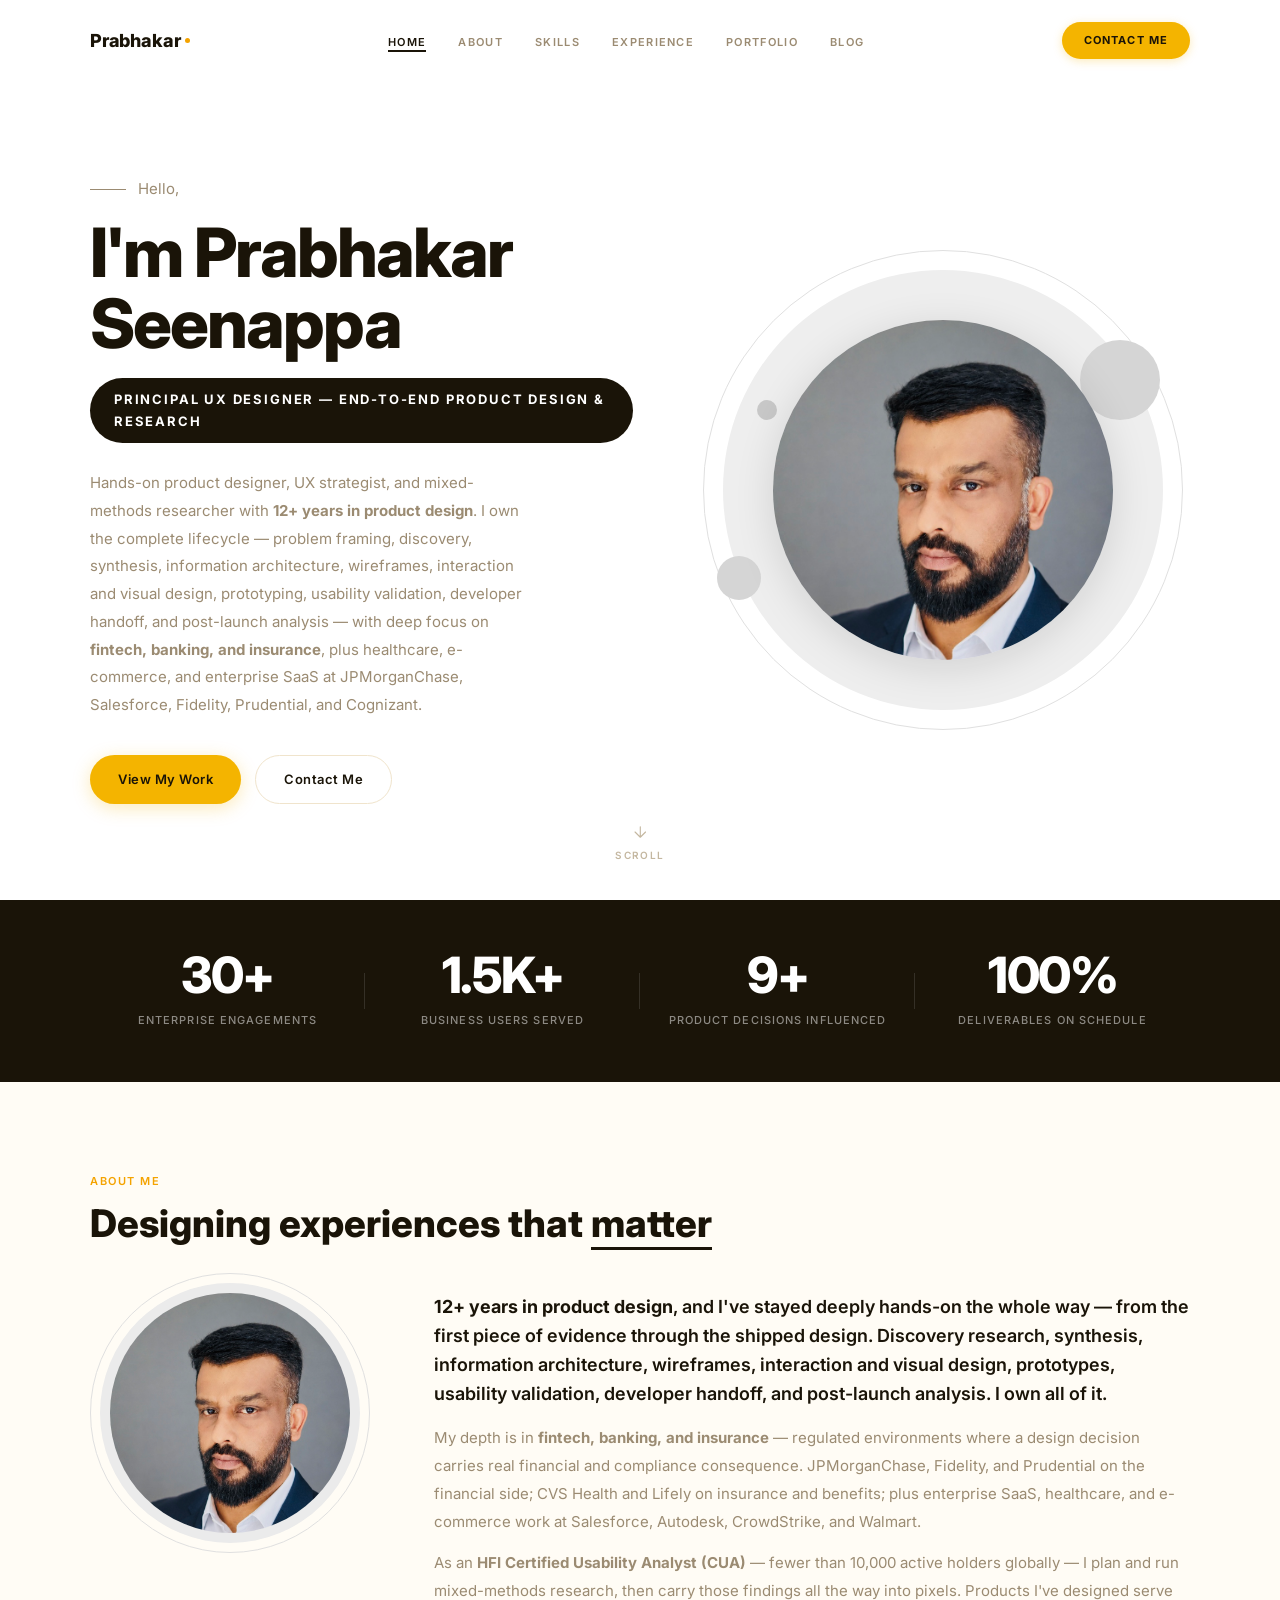
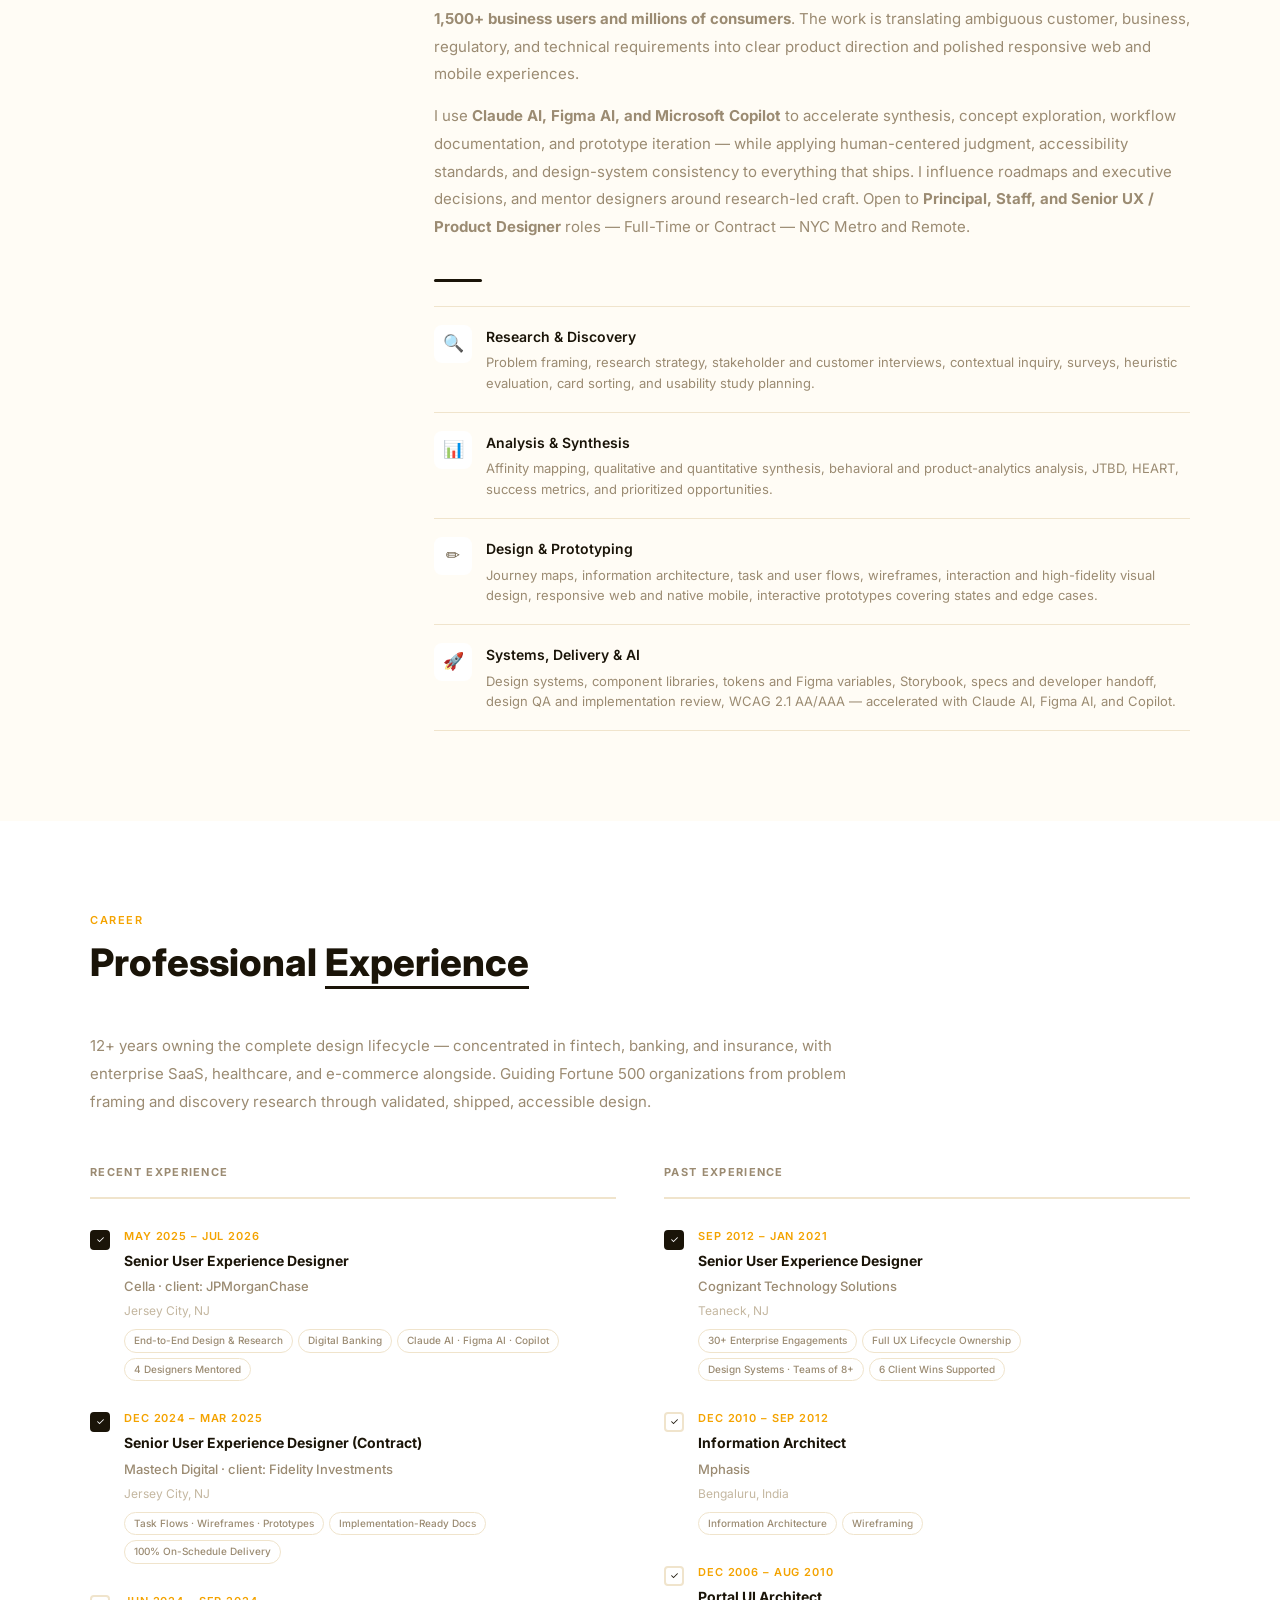
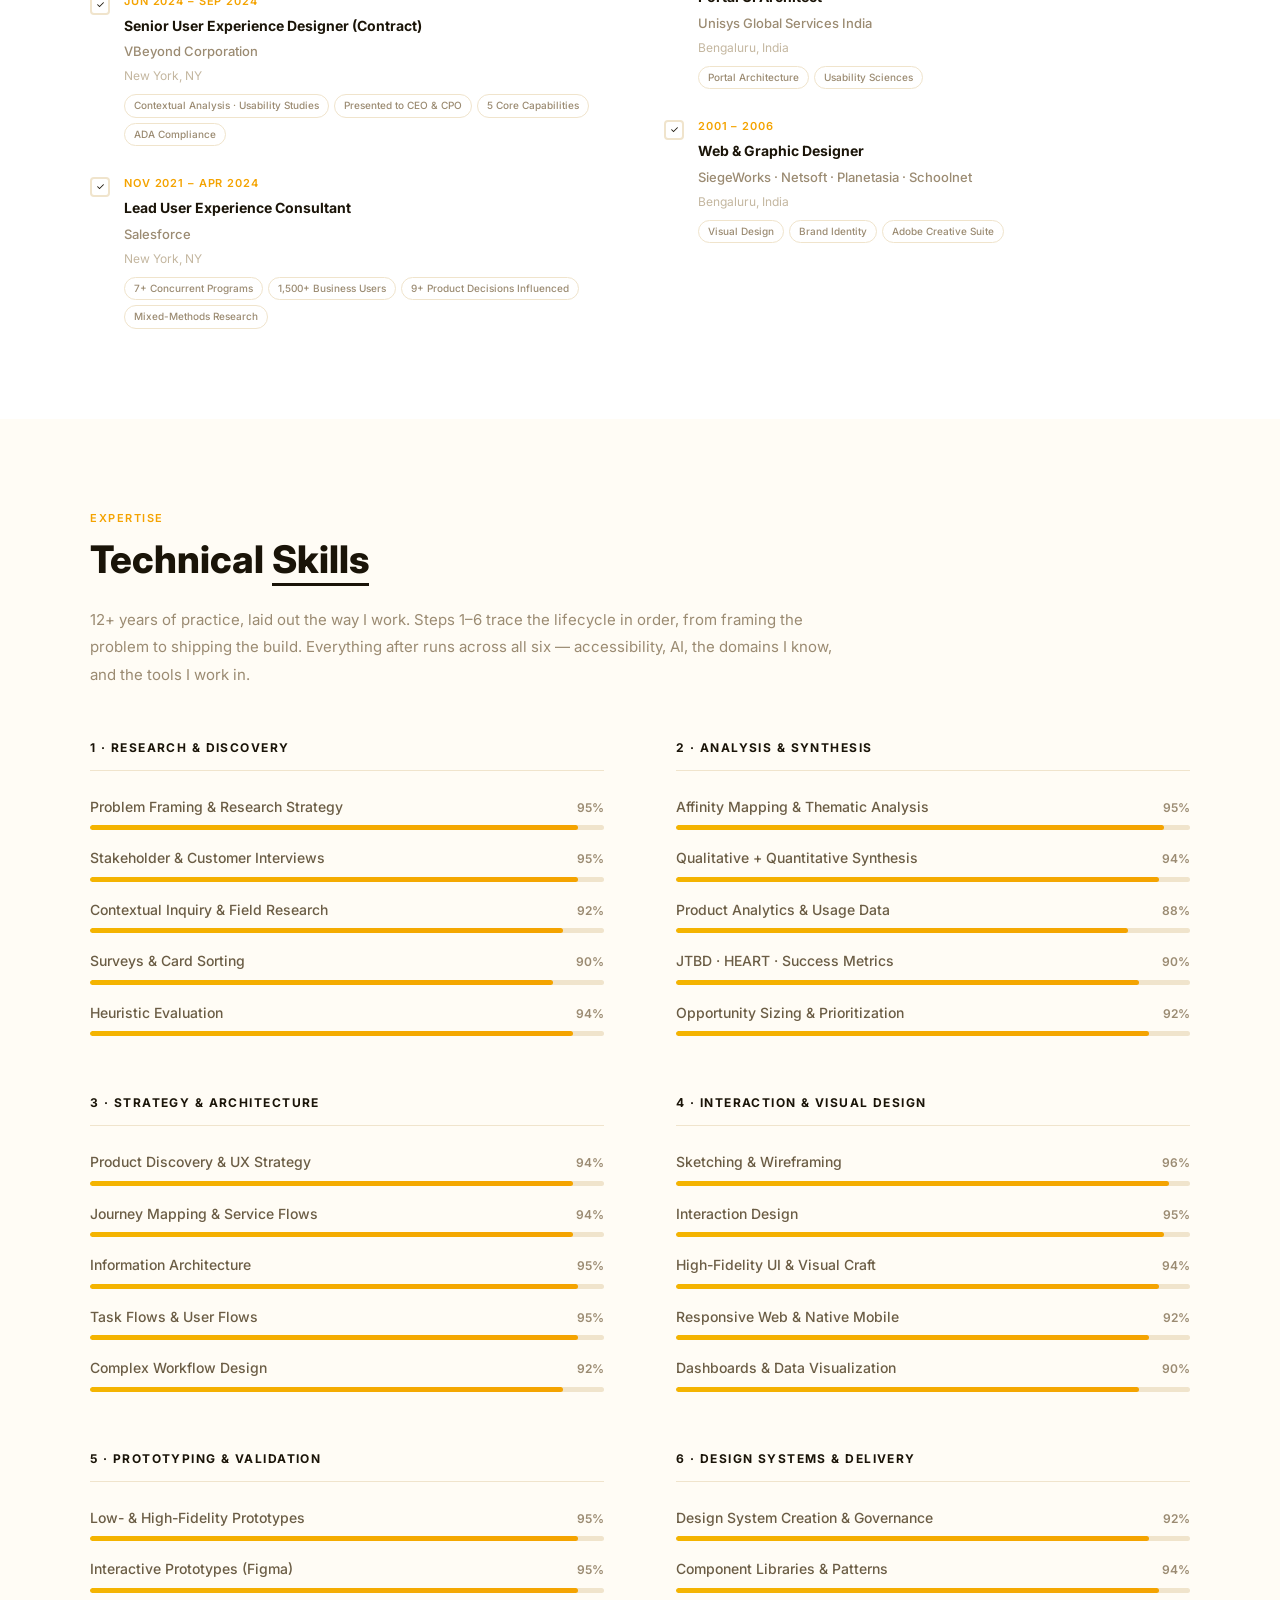
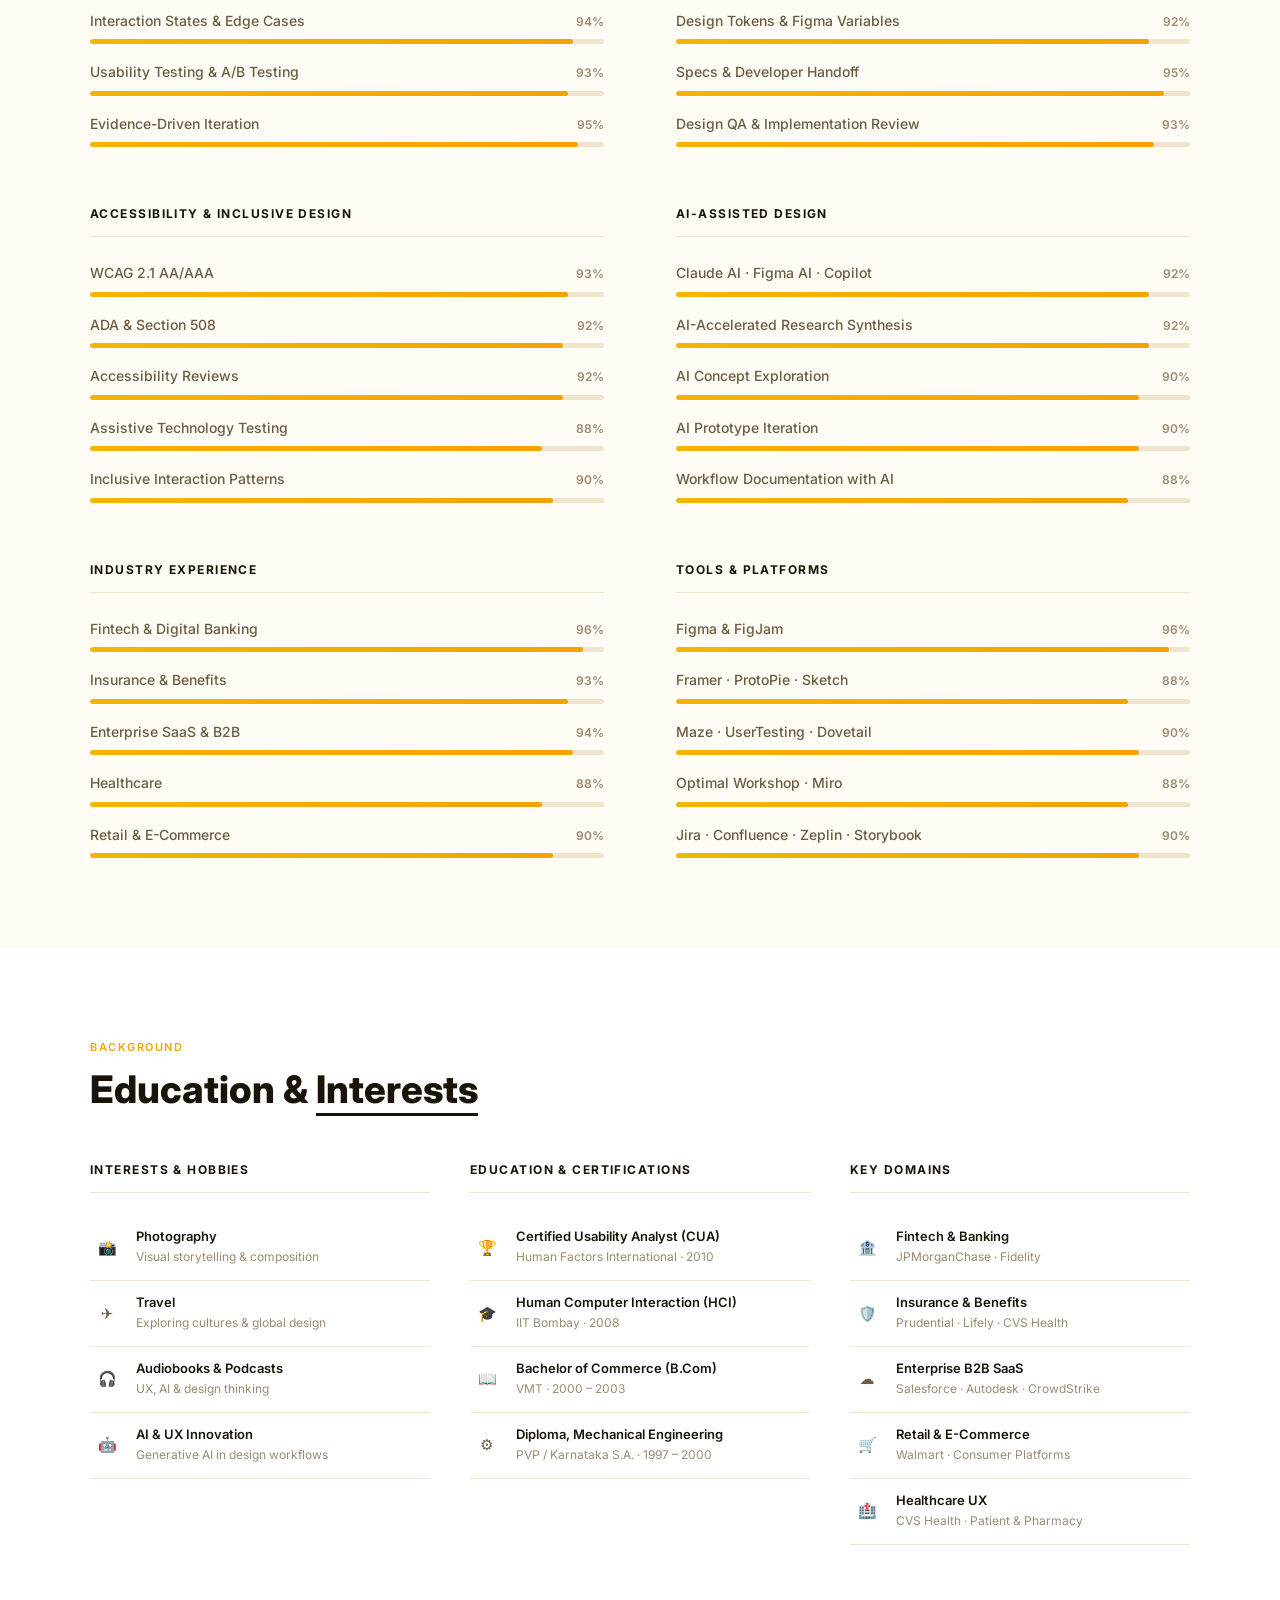
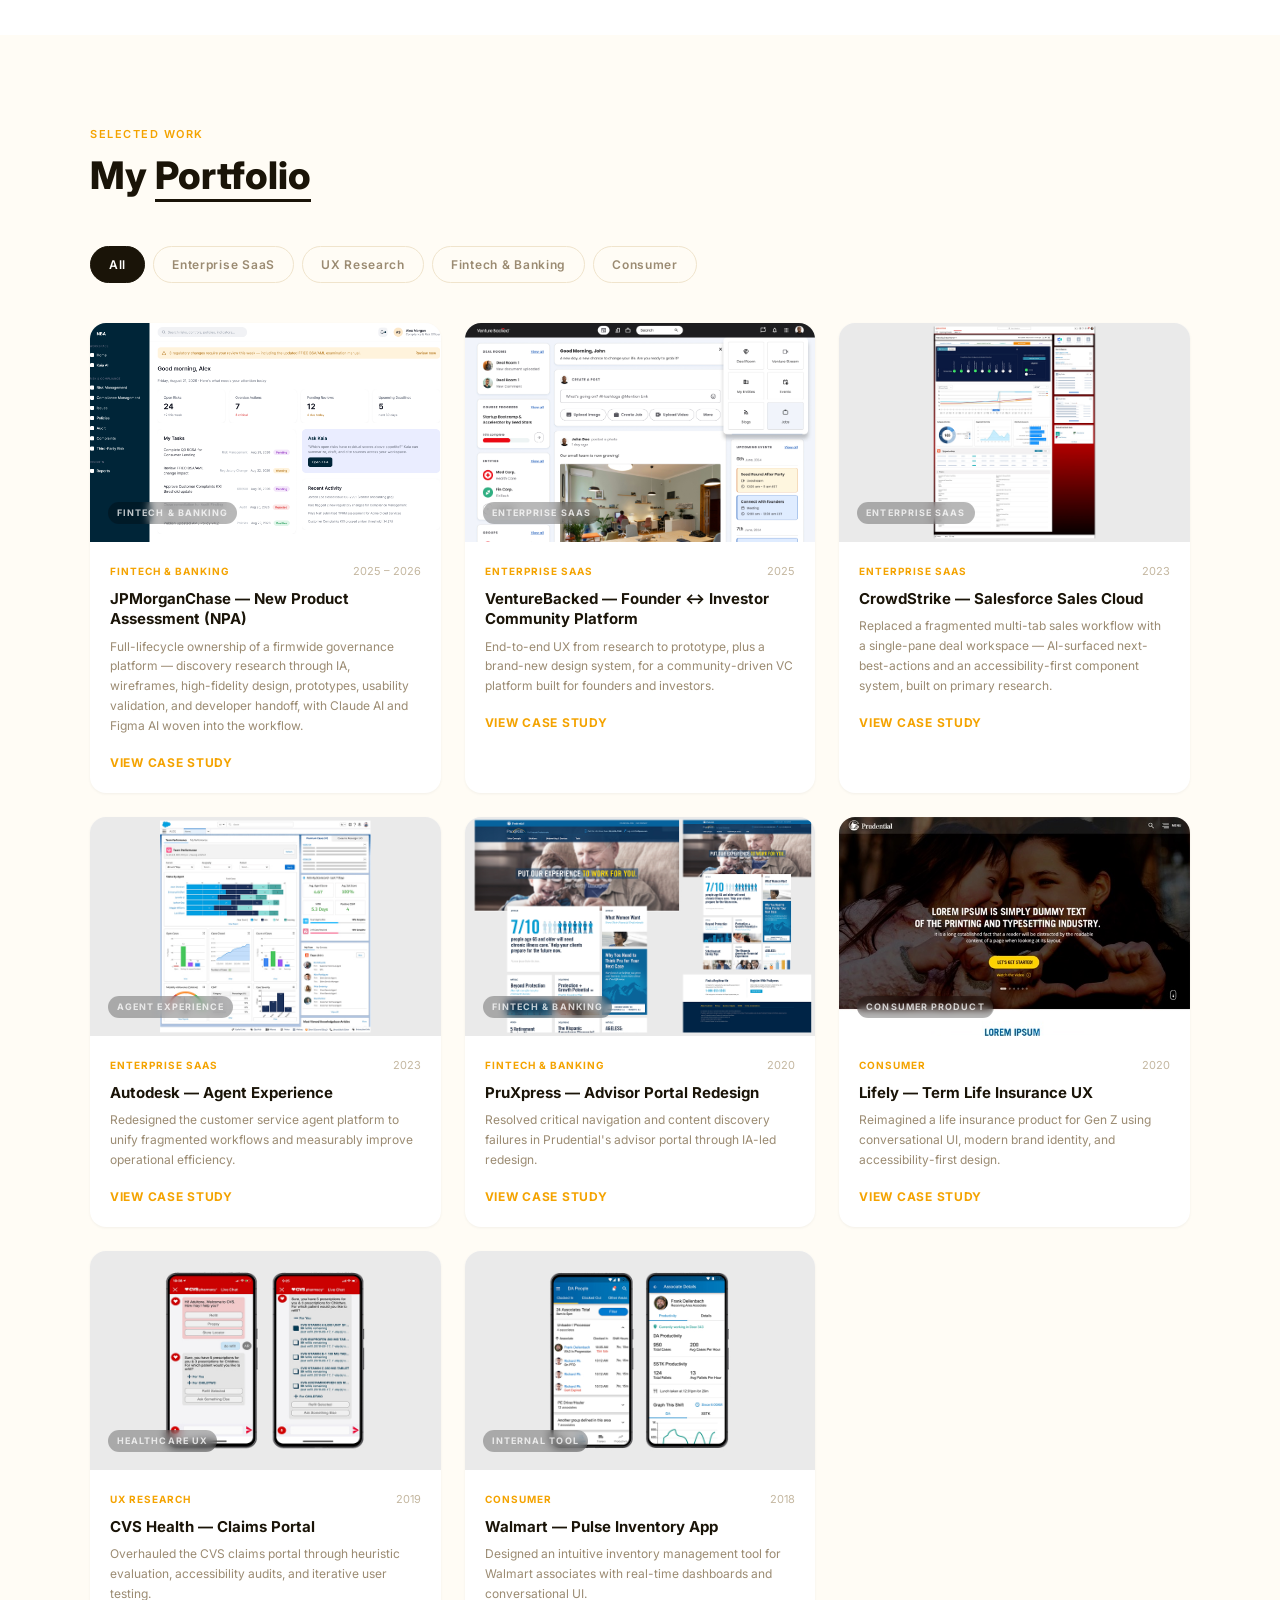
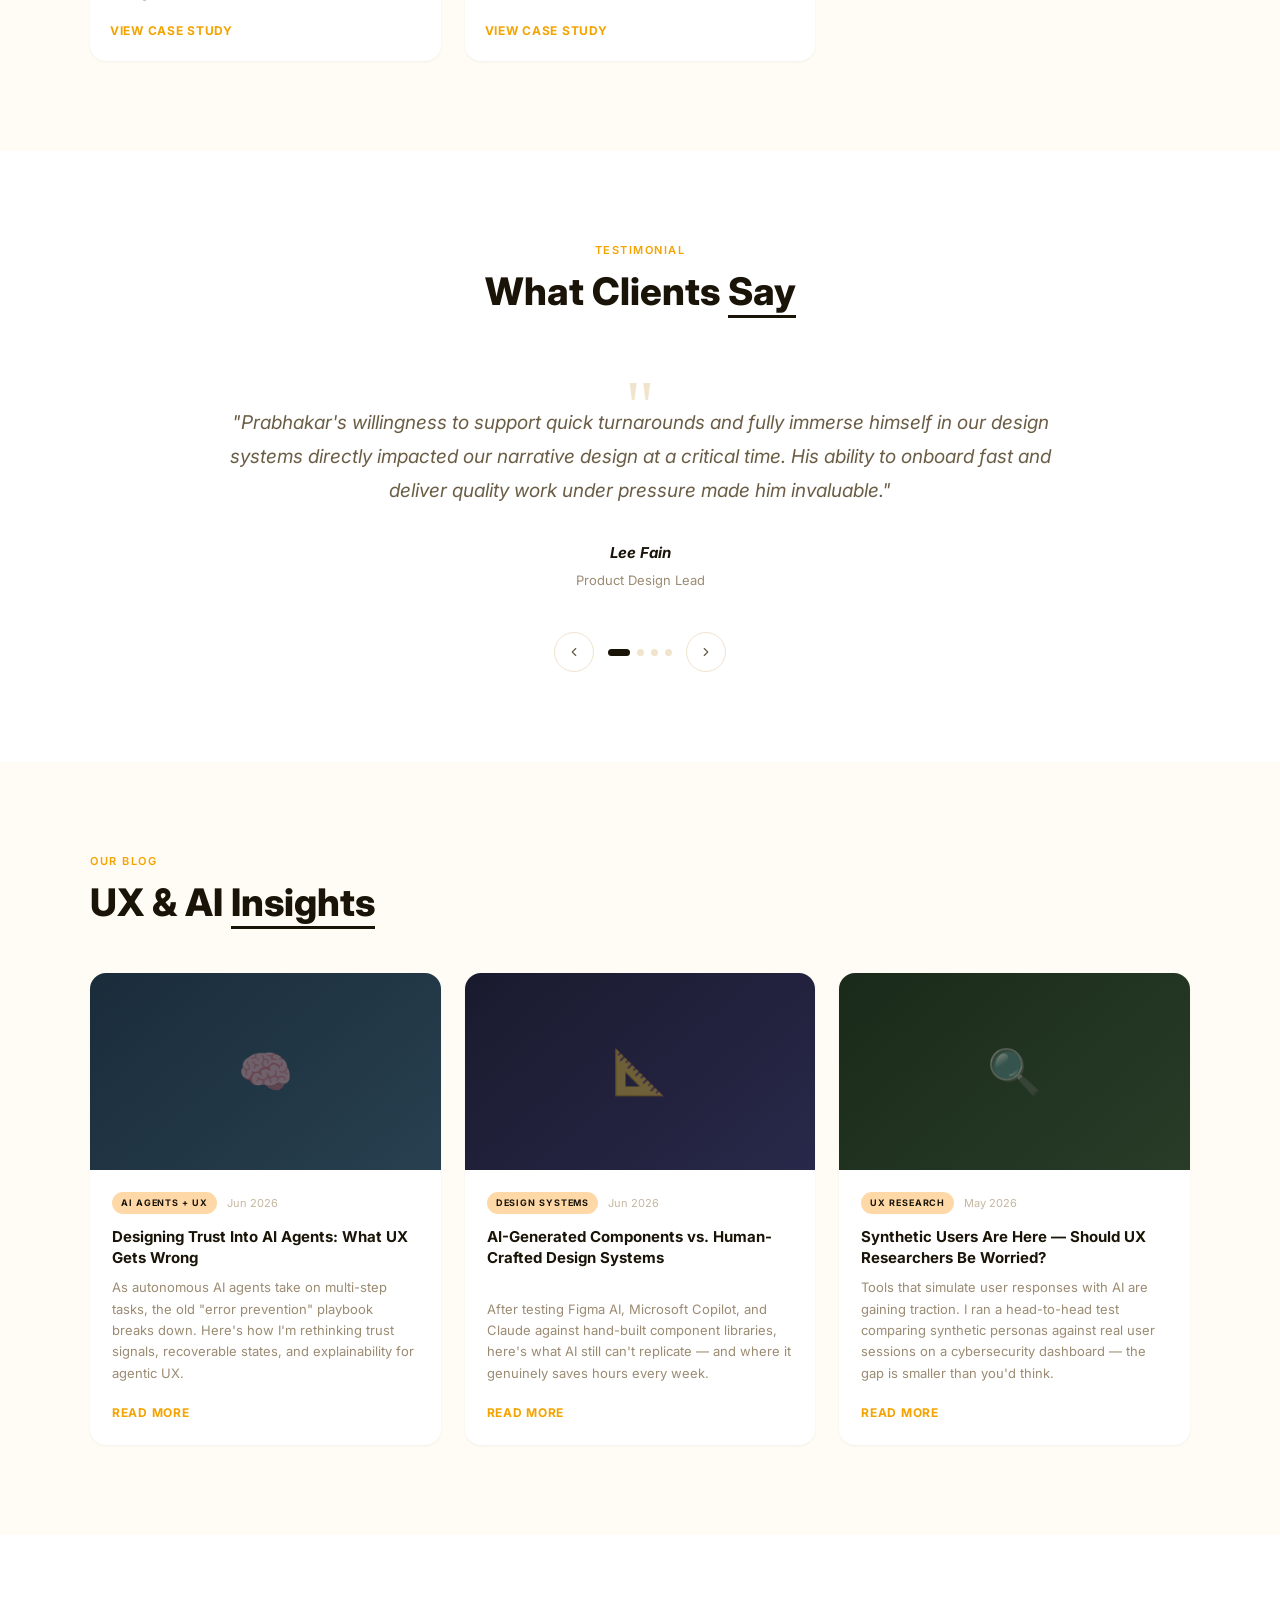
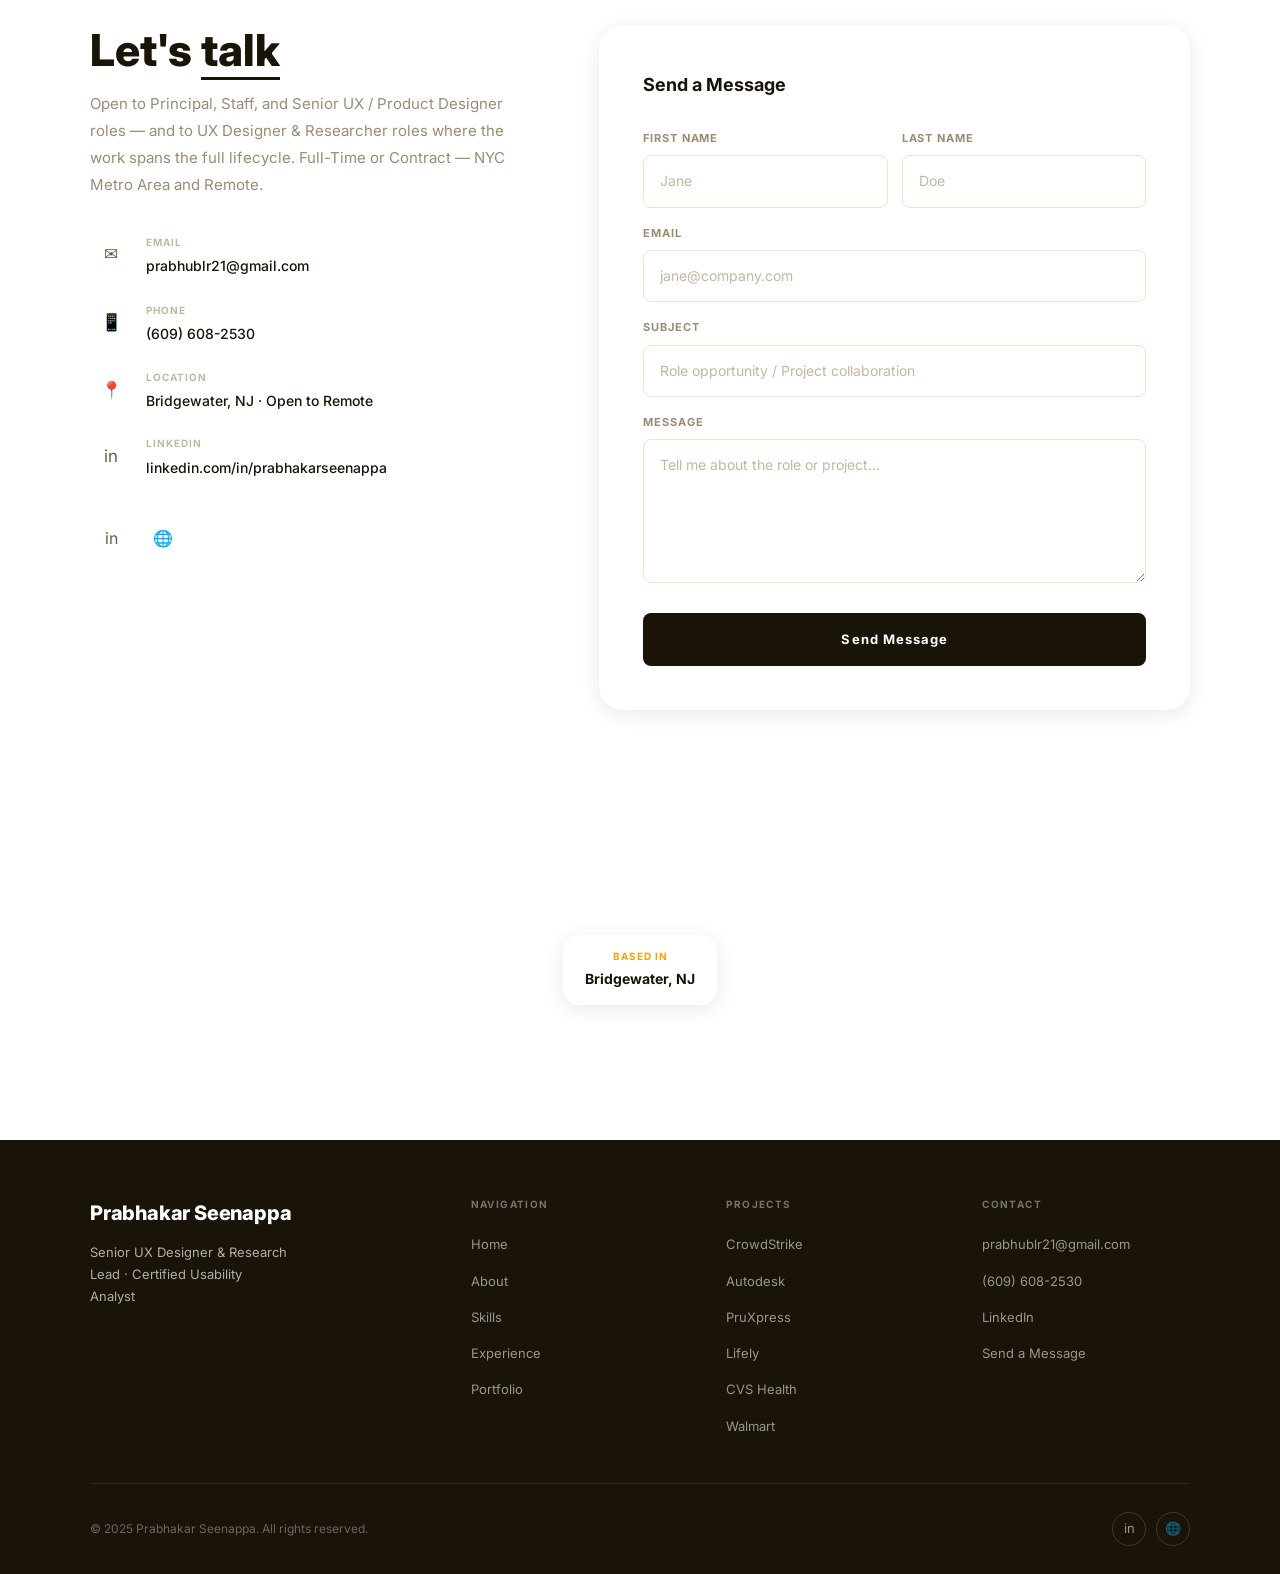
<file: index.html>
<!DOCTYPE html>
<html lang="en">
<head>
  <meta charset="UTF-8" />
  <link rel="icon" type="image/png" sizes="32x32" href="images/favicon-32.png">
  <link rel="icon" type="image/png" sizes="16x16" href="images/favicon-16.png">
  <meta name="viewport" content="width=device-width, initial-scale=1.0" />

  <!-- ── PRIMARY META ──────────────────────────────────────── -->
  <title>Prabhakar Seenappa — Principal UX Designer · End-to-End Product Design &amp; Research</title>
  <meta name="description" content="Prabhakar Seenappa — Principal UX Designer and mixed-methods researcher with 12+ years owning the complete product design lifecycle, from discovery research through shipped, validated design across fintech, banking, insurance, healthcare, and enterprise SaaS." />
  <link rel="canonical" href="https://www.prabhakarfolio.com/" />

  <!-- ── OPEN GRAPH (LinkedIn / Facebook previews) ─────────── -->
  <meta property="og:type"        content="website" />
  <meta property="og:url"         content="https://www.prabhakarfolio.com/" />
  <meta property="og:title"       content="Prabhakar Seenappa — Principal UX Designer · End-to-End Product Design &amp; Research" />
  <meta property="og:description" content="Hands-on product designer, UX strategist, and mixed-methods researcher with 12+ years owning the full lifecycle — problem framing, discovery, synthesis, IA, interaction and visual design, prototyping, validation, handoff, and post-launch analysis. Fintech, banking, and insurance at JPMorganChase, Salesforce, Fidelity, Prudential, and Cognizant. HFI Certified Usability Analyst." />
  <meta property="og:image"       content="https://www.prabhakarfolio.com/images/og-preview.jpg" />
  <meta property="og:site_name"   content="Prabhakar Seenappa Portfolio" />
  <meta property="og:locale"      content="en_US" />

  <!-- ── TWITTER CARD ──────────────────────────────────────── -->
  <meta name="twitter:card"        content="summary_large_image" />
  <meta name="twitter:title"       content="Prabhakar Seenappa — Principal UX Designer · End-to-End Product Design &amp; Research" />
  <meta name="twitter:description" content="Hands-on product designer and mixed-methods researcher with 12+ years owning the complete design lifecycle across fintech, banking, insurance, healthcare, and enterprise SaaS." />
  <meta name="twitter:image"       content="https://www.prabhakarfolio.com/images/og-preview.jpg" />

  <!-- ── JSON-LD STRUCTURED DATA ───────────────────────────── -->
  <script type="application/ld+json">
  {
    "@context": "https://schema.org",
    "@type": "Person",
    "name": "Prabhakar Seenappa",
    "jobTitle": ["Principal UX Designer", "Principal Product Designer", "Staff UX Designer", "Staff Product Designer", "Senior UX Designer", "Senior Product Designer", "UX Designer & Researcher"],
    "url": "https://www.prabhakarfolio.com",
    "sameAs": [
      "https://www.linkedin.com/in/prabhakarseenappa"
    ],
    "description": "HFI Certified Usability Analyst, hands-on product designer, UX strategist, and mixed-methods user researcher with 12+ years owning the complete product design lifecycle across fintech, banking, insurance, healthcare, e-commerce, and enterprise SaaS.",
    "knowsAbout": ["UX Design", "Product Design", "UX Research", "Mixed-Methods Research", "Discovery Research", "Information Architecture", "Interaction Design", "Prototyping", "Usability Testing", "Design Systems", "Accessibility", "Fintech UX", "Digital Banking UX", "Insurance UX", "Enterprise SaaS", "AI-Assisted Design"],
    "alumniOf": [],
    "worksFor": {
      "@type": "Organization",
      "name": "Available for new opportunities"
    }
  }
  </script>

  <!-- ── FONTS & STYLES ────────────────────────────────────── -->
  <link rel="preconnect" href="https://fonts.googleapis.com" />
  <link rel="preconnect" href="https://fonts.gstatic.com" crossorigin />
  <link href="https://fonts.googleapis.com/css2?family=Inter:wght@300;400;500;600;700;800&display=swap" rel="stylesheet" />
  <link rel="stylesheet" href="css/style.css" />
</head>
<body>

<!-- ── LOADER ─────────────────────────────────────────────── -->
<div id="loader" class="loader" role="status" aria-label="Loading">
  <div class="loader__box">
    <div class="loader__name">Prabhakar Seenappa</div>
    <div class="loader__bar"></div>
  </div>
</div>

<!-- ── NAV ────────────────────────────────────────────────── -->
<nav class="nav" role="navigation" aria-label="Main navigation">
  <div class="nav__inner">
    <a href="index.html" class="nav__logo" aria-label="Home">
      Prabhakar<span class="nav__logo-dot"></span>
    </a>
    <ul class="nav__links" role="list">
      <li><a href="#home"       class="nav__link" data-section="home">Home</a></li>
      <li><a href="#about"      class="nav__link" data-section="about">About</a></li>
      <li><a href="#skills"     class="nav__link" data-section="skills">Skills</a></li>
      <li><a href="#experience" class="nav__link" data-section="experience">Experience</a></li>
      <li><a href="#portfolio"  class="nav__link" data-section="portfolio">Portfolio</a></li>
      <li><a href="#blog"       class="nav__link" data-section="blog">Blog</a></li>
    </ul>
    <a href="#contact" class="nav__cta">Contact Me</a>
    <button class="nav__hamburger" aria-label="Toggle menu" aria-expanded="false">
      <span></span><span></span><span></span>
    </button>
  </div>
  <div class="nav__mobile" role="menu">
    <a href="#home"       class="nav__mobile-link" role="menuitem">Home</a>
    <a href="#about"      class="nav__mobile-link" role="menuitem">About</a>
    <a href="#skills"     class="nav__mobile-link" role="menuitem">Skills</a>
    <a href="#experience" class="nav__mobile-link" role="menuitem">Experience</a>
    <a href="#portfolio"  class="nav__mobile-link" role="menuitem">Portfolio</a>
    <a href="#blog"       class="nav__mobile-link" role="menuitem">Blog</a>
    <a href="#contact"    class="nav__mobile-link" role="menuitem">Contact</a>
  </div>
</nav>

<!-- ── HERO ───────────────────────────────────────────────── -->
<section id="home" class="hero" aria-label="Introduction">
  <div class="hero__inner">

    <!-- Left: Content -->
    <div class="hero__content">
      <p class="hero__greeting">
        <span class="hero__greeting-line" aria-hidden="true"></span>
        Hello,
      </p>
      <h1 class="hero__name">I'm Prabhakar<br>Seenappa</h1>
      <span class="hero__role" aria-label="Principal UX Designer · End-to-End Product Design and Research">
        Principal UX Designer — End-to-End Product Design &amp; Research
      </span>
      <p class="hero__bio">
        Hands-on product designer, UX strategist, and mixed-methods researcher with
        <strong>12+ years in product design</strong>. I own the complete lifecycle — problem framing,
        discovery, synthesis, information architecture, wireframes, interaction and visual design,
        prototyping, usability validation, developer handoff, and post-launch analysis — with deep
        focus on <strong>fintech, banking, and insurance</strong>, plus healthcare, e-commerce, and
        enterprise SaaS at JPMorganChase, Salesforce, Fidelity, Prudential, and Cognizant.
      </p>
      <div class="hero__actions">
        <a href="#portfolio" class="btn btn--dark">View My Work</a>
        <a href="#contact"   class="btn btn--outline">Contact Me</a>
      </div>
    </div>

    <!-- Right: Photo -->
    <div class="hero__photo-wrap" aria-hidden="true">
      <div class="hero__circle-ring"></div>
      <div class="hero__circle-bg"></div>
      <div class="hero__dot hero__dot--lg"></div>
      <div class="hero__dot hero__dot--md"></div>
      <div class="hero__dot hero__dot--sm"></div>
      <img
        src="images/prabhakar-headshot.jpg"
        alt="Prabhakar Seenappa, Principal UX Designer"
        class="hero__photo"
        loading="eager"
        width="340" height="340"
      />
    </div>
  </div>

  <div class="hero__scroll" aria-hidden="true">
    <svg viewBox="0 0 24 24"><path d="M12 5v14M5 12l7 7 7-7" stroke-linecap="round" stroke-linejoin="round"/></svg>
    Scroll
  </div>
</section>

<!-- ── STATS BAR ──────────────────────────────────────────── -->
<div class="stats sec--dark" role="region" aria-label="Career highlights">
  <div class="stats__inner">
    <div class="stat fu">
      <span class="stat__num" data-target="30" data-suffix="+">0</span>
      <span class="stat__label">Enterprise Engagements</span>
    </div>
    <div class="stat fu">
      <span class="stat__num" data-target="1.5" data-suffix="K+" data-decimal="true">0</span>
      <span class="stat__label">Business Users Served</span>
    </div>
    <div class="stat fu">
      <span class="stat__num" data-target="9" data-suffix="+">0</span>
      <span class="stat__label">Product Decisions Influenced</span>
    </div>
    <div class="stat fu">
      <span class="stat__num" data-target="100" data-suffix="%">0</span>
      <span class="stat__label">Deliverables On Schedule</span>
    </div>
  </div>
</div>

<!-- ── ABOUT ──────────────────────────────────────────────── -->
<section id="about" class="sec--gray" aria-label="About Prabhakar">
  <div class="wrap">

    <div class="fu">
      <span class="sec-label">About Me</span>
      <h2 class="sec-title">Designing experiences that <span>matter</span></h2>
    </div>

    <!-- photo left · text right -->
    <div class="about__grid">

      <!-- Photo column -->
      <div class="about__photo-col fu">
        <div class="about__photo-frame">
          <img
            src="images/prabhakar-headshot.jpg"
            alt="Prabhakar Seenappa"
            class="about__photo"
            loading="lazy"
            width="240" height="240"
          />
        </div>
      </div>

      <!-- Text column -->
      <div class="about__text-col fu">
        <p class="about__lead">
          <strong>12+ years in product design</strong>, and I've stayed deeply hands-on the whole way —
          from the first piece of evidence through the shipped design. Discovery research, synthesis,
          information architecture, wireframes, interaction and visual design, prototypes, usability
          validation, developer handoff, and post-launch analysis. I own all of it.
        </p>
        <p class="about__body">
          My depth is in <strong>fintech, banking, and insurance</strong> — regulated environments
          where a design decision carries real financial and compliance consequence. JPMorganChase,
          Fidelity, and Prudential on the financial side; CVS Health and Lifely on insurance and
          benefits; plus enterprise SaaS, healthcare, and e-commerce work at Salesforce, Autodesk,
          CrowdStrike, and Walmart.
        </p>
        <p class="about__body">
          As an <strong>HFI Certified Usability Analyst (CUA)</strong> — fewer than 10,000 active
          holders globally — I plan and run mixed-methods research, then carry those findings all the way
          into pixels. Products I've designed serve <strong>1,500+ business users and millions of
          consumers</strong>. The work is translating ambiguous customer, business, regulatory, and
          technical requirements into clear product direction and polished responsive web and mobile experiences.
        </p>
        <p class="about__body">
          I use <strong>Claude AI, Figma AI, and Microsoft Copilot</strong> to accelerate synthesis,
          concept exploration, workflow documentation, and prototype iteration — while applying
          human-centered judgment, accessibility standards, and design-system consistency to everything
          that ships. I influence roadmaps and executive decisions, and mentor designers around
          research-led craft. Open to <strong>Principal, Staff, and Senior UX / Product Designer</strong>
          roles — Full-Time or Contract — NYC Metro and Remote.
        </p>

        <div class="about__divider" aria-hidden="true"></div>

        <div class="about__services" role="list" aria-label="End-to-end design lifecycle">
          <div class="about__service" role="listitem">
            <div class="about__svc-icon" aria-hidden="true">🔍</div>
            <div>
              <h3 class="about__svc-title">Research &amp; Discovery</h3>
              <p class="about__svc-desc">Problem framing, research strategy, stakeholder and customer interviews, contextual inquiry, surveys, heuristic evaluation, card sorting, and usability study planning.</p>
            </div>
          </div>
          <div class="about__service" role="listitem">
            <div class="about__svc-icon" aria-hidden="true">📊</div>
            <div>
              <h3 class="about__svc-title">Analysis &amp; Synthesis</h3>
              <p class="about__svc-desc">Affinity mapping, qualitative and quantitative synthesis, behavioral and product-analytics analysis, JTBD, HEART, success metrics, and prioritized opportunities.</p>
            </div>
          </div>
          <div class="about__service" role="listitem">
            <div class="about__svc-icon" aria-hidden="true">✏️</div>
            <div>
              <h3 class="about__svc-title">Design &amp; Prototyping</h3>
              <p class="about__svc-desc">Journey maps, information architecture, task and user flows, wireframes, interaction and high-fidelity visual design, responsive web and native mobile, interactive prototypes covering states and edge cases.</p>
            </div>
          </div>
          <div class="about__service" role="listitem">
            <div class="about__svc-icon" aria-hidden="true">🚀</div>
            <div>
              <h3 class="about__svc-title">Systems, Delivery &amp; AI</h3>
              <p class="about__svc-desc">Design systems, component libraries, tokens and Figma variables, Storybook, specs and developer handoff, design QA and implementation review, WCAG 2.1 AA/AAA — accelerated with Claude AI, Figma AI, and Copilot.</p>
            </div>
          </div>
        </div>
      </div>

    </div>
  </div>
</section>

<!-- ── EXPERIENCE ─────────────────────────────────────────── -->
<section id="experience" class="sec" aria-label="Professional experience">
  <div class="wrap">

    <div class="fu">
      <span class="sec-label">Career</span>
      <h2 class="sec-title">Professional <span>Experience</span></h2>
    </div>

    <p class="exp__intro fu">
      12+ years owning the complete design lifecycle — concentrated in fintech, banking, and insurance,
      with enterprise SaaS, healthcare, and e-commerce alongside. Guiding Fortune 500 organizations
      from problem framing and discovery research through validated, shipped, accessible design.
    </p>

    <div class="exp__grid">
      <!-- Recent -->
      <div class="fu">
        <p class="exp__col-head">Recent Experience</p>
        <div class="exp__list">

          <div class="exp-item">
            <div class="exp-item__icon exp-item__icon--active" aria-hidden="true">✓</div>
            <div>
              <p class="exp-item__period">May 2025 – Jul 2026</p>
              <h3 class="exp-item__role">Senior User Experience Designer</h3>
              <p class="exp-item__company">Cella · client: JPMorganChase</p>
              <p class="exp-item__loc">Jersey City, NJ</p>
              <div class="exp-item__tags">
                <span class="exp-item__tag">End-to-End Design &amp; Research</span>
                <span class="exp-item__tag">Digital Banking</span>
                <span class="exp-item__tag">Claude AI · Figma AI · Copilot</span>
                <span class="exp-item__tag">4 Designers Mentored</span>
              </div>
            </div>
          </div>

          <div class="exp-item">
            <div class="exp-item__icon exp-item__icon--active" aria-hidden="true">✓</div>
            <div>
              <p class="exp-item__period">Dec 2024 – Mar 2025</p>
              <h3 class="exp-item__role">Senior User Experience Designer (Contract)</h3>
              <p class="exp-item__company">Mastech Digital · client: Fidelity Investments</p>
              <p class="exp-item__loc">Jersey City, NJ</p>
              <div class="exp-item__tags">
                <span class="exp-item__tag">Task Flows · Wireframes · Prototypes</span>
                <span class="exp-item__tag">Implementation-Ready Docs</span>
                <span class="exp-item__tag">100% On-Schedule Delivery</span>
              </div>
            </div>
          </div>

          <div class="exp-item">
            <div class="exp-item__icon" aria-hidden="true">✓</div>
            <div>
              <p class="exp-item__period">Jun 2024 – Sep 2024</p>
              <h3 class="exp-item__role">Senior User Experience Designer (Contract)</h3>
              <p class="exp-item__company">VBeyond Corporation</p>
              <p class="exp-item__loc">New York, NY</p>
              <div class="exp-item__tags">
                <span class="exp-item__tag">Contextual Analysis · Usability Studies</span>
                <span class="exp-item__tag">Presented to CEO &amp; CPO</span>
                <span class="exp-item__tag">5 Core Capabilities</span>
                <span class="exp-item__tag">ADA Compliance</span>
              </div>
            </div>
          </div>

          <div class="exp-item">
            <div class="exp-item__icon" aria-hidden="true">✓</div>
            <div>
              <p class="exp-item__period">Nov 2021 – Apr 2024</p>
              <h3 class="exp-item__role">Lead User Experience Consultant</h3>
              <p class="exp-item__company">Salesforce</p>
              <p class="exp-item__loc">New York, NY</p>
              <div class="exp-item__tags">
                <span class="exp-item__tag">7+ Concurrent Programs</span>
                <span class="exp-item__tag">1,500+ Business Users</span>
                <span class="exp-item__tag">9+ Product Decisions Influenced</span>
                <span class="exp-item__tag">Mixed-Methods Research</span>
              </div>
            </div>
          </div>

        </div>
      </div>

      <!-- Past -->
      <div class="fu">
        <p class="exp__col-head">Past Experience</p>
        <div class="exp__list">

          <div class="exp-item">
            <div class="exp-item__icon exp-item__icon--active" aria-hidden="true">✓</div>
            <div>
              <p class="exp-item__period">Sep 2012 – Jan 2021</p>
              <h3 class="exp-item__role">Senior User Experience Designer</h3>
              <p class="exp-item__company">Cognizant Technology Solutions</p>
              <p class="exp-item__loc">Teaneck, NJ</p>
              <div class="exp-item__tags">
                <span class="exp-item__tag">30+ Enterprise Engagements</span>
                <span class="exp-item__tag">Full UX Lifecycle Ownership</span>
                <span class="exp-item__tag">Design Systems · Teams of 8+</span>
                <span class="exp-item__tag">6 Client Wins Supported</span>
              </div>
            </div>
          </div>

          <div class="exp-item">
            <div class="exp-item__icon" aria-hidden="true">✓</div>
            <div>
              <p class="exp-item__period">Dec 2010 – Sep 2012</p>
              <h3 class="exp-item__role">Information Architect</h3>
              <p class="exp-item__company">Mphasis</p>
              <p class="exp-item__loc">Bengaluru, India</p>
              <div class="exp-item__tags">
                <span class="exp-item__tag">Information Architecture</span>
                <span class="exp-item__tag">Wireframing</span>
              </div>
            </div>
          </div>

          <div class="exp-item">
            <div class="exp-item__icon" aria-hidden="true">✓</div>
            <div>
              <p class="exp-item__period">Dec 2006 – Aug 2010</p>
              <h3 class="exp-item__role">Portal UI Architect</h3>
              <p class="exp-item__company">Unisys Global Services India</p>
              <p class="exp-item__loc">Bengaluru, India</p>
              <div class="exp-item__tags">
                <span class="exp-item__tag">Portal Architecture</span>
                <span class="exp-item__tag">Usability Sciences</span>
              </div>
            </div>
          </div>

          <div class="exp-item">
            <div class="exp-item__icon" aria-hidden="true">✓</div>
            <div>
              <p class="exp-item__period">2001 – 2006</p>
              <h3 class="exp-item__role">Web &amp; Graphic Designer</h3>
              <p class="exp-item__company">SiegeWorks · Netsoft · Planetasia · Schoolnet</p>
              <p class="exp-item__loc">Bengaluru, India</p>
              <div class="exp-item__tags">
                <span class="exp-item__tag">Visual Design</span>
                <span class="exp-item__tag">Brand Identity</span>
                <span class="exp-item__tag">Adobe Creative Suite</span>
              </div>
            </div>
          </div>

        </div>
      </div>
    </div>
  </div>
</section>

<!-- ── SKILLS ─────────────────────────────────────────────── -->
<section id="skills" class="sec--gray" aria-label="Technical skills">
  <div class="wrap">

    <div class="fu">
      <span class="sec-label">Expertise</span>
      <h2 class="sec-title">Technical <span>Skills</span></h2>
    </div>

    <p class="exp__intro fu" style="margin-top:-24px;">
      12+ years of practice, laid out the way I work. Steps 1–6 trace the lifecycle in order, from
      framing the problem to shipping the build. Everything after runs across all six — accessibility,
      AI, the domains I know, and the tools I work in.
    </p>

    <div class="skills__grid">

      <div class="fu">
        <h3 class="skills__group-head">1 · Research &amp; Discovery</h3>
        <div class="skills__list">
          <div>
            <div class="skill__row"><span class="skill__name">Problem Framing &amp; Research Strategy</span><span class="skill__pct">95%</span></div>
            <div class="skill__bar"><div class="skill__fill" data-pct="95"></div></div>
          </div>
          <div>
            <div class="skill__row"><span class="skill__name">Stakeholder &amp; Customer Interviews</span><span class="skill__pct">95%</span></div>
            <div class="skill__bar"><div class="skill__fill" data-pct="95"></div></div>
          </div>
          <div>
            <div class="skill__row"><span class="skill__name">Contextual Inquiry &amp; Field Research</span><span class="skill__pct">92%</span></div>
            <div class="skill__bar"><div class="skill__fill" data-pct="92"></div></div>
          </div>
          <div>
            <div class="skill__row"><span class="skill__name">Surveys &amp; Card Sorting</span><span class="skill__pct">90%</span></div>
            <div class="skill__bar"><div class="skill__fill" data-pct="90"></div></div>
          </div>
          <div>
            <div class="skill__row"><span class="skill__name">Heuristic Evaluation</span><span class="skill__pct">94%</span></div>
            <div class="skill__bar"><div class="skill__fill" data-pct="94"></div></div>
          </div>
        </div>
      </div>

      <div class="fu">
        <h3 class="skills__group-head">2 · Analysis &amp; Synthesis</h3>
        <div class="skills__list">
          <div>
            <div class="skill__row"><span class="skill__name">Affinity Mapping &amp; Thematic Analysis</span><span class="skill__pct">95%</span></div>
            <div class="skill__bar"><div class="skill__fill" data-pct="95"></div></div>
          </div>
          <div>
            <div class="skill__row"><span class="skill__name">Qualitative + Quantitative Synthesis</span><span class="skill__pct">94%</span></div>
            <div class="skill__bar"><div class="skill__fill" data-pct="94"></div></div>
          </div>
          <div>
            <div class="skill__row"><span class="skill__name">Product Analytics &amp; Usage Data</span><span class="skill__pct">88%</span></div>
            <div class="skill__bar"><div class="skill__fill" data-pct="88"></div></div>
          </div>
          <div>
            <div class="skill__row"><span class="skill__name">JTBD · HEART · Success Metrics</span><span class="skill__pct">90%</span></div>
            <div class="skill__bar"><div class="skill__fill" data-pct="90"></div></div>
          </div>
          <div>
            <div class="skill__row"><span class="skill__name">Opportunity Sizing &amp; Prioritization</span><span class="skill__pct">92%</span></div>
            <div class="skill__bar"><div class="skill__fill" data-pct="92"></div></div>
          </div>
        </div>
      </div>

      <div class="fu">
        <h3 class="skills__group-head">3 · Strategy &amp; Architecture</h3>
        <div class="skills__list">
          <div>
            <div class="skill__row"><span class="skill__name">Product Discovery &amp; UX Strategy</span><span class="skill__pct">94%</span></div>
            <div class="skill__bar"><div class="skill__fill" data-pct="94"></div></div>
          </div>
          <div>
            <div class="skill__row"><span class="skill__name">Journey Mapping &amp; Service Flows</span><span class="skill__pct">94%</span></div>
            <div class="skill__bar"><div class="skill__fill" data-pct="94"></div></div>
          </div>
          <div>
            <div class="skill__row"><span class="skill__name">Information Architecture</span><span class="skill__pct">95%</span></div>
            <div class="skill__bar"><div class="skill__fill" data-pct="95"></div></div>
          </div>
          <div>
            <div class="skill__row"><span class="skill__name">Task Flows &amp; User Flows</span><span class="skill__pct">95%</span></div>
            <div class="skill__bar"><div class="skill__fill" data-pct="95"></div></div>
          </div>
          <div>
            <div class="skill__row"><span class="skill__name">Complex Workflow Design</span><span class="skill__pct">92%</span></div>
            <div class="skill__bar"><div class="skill__fill" data-pct="92"></div></div>
          </div>
        </div>
      </div>

      <div class="fu">
        <h3 class="skills__group-head">4 · Interaction &amp; Visual Design</h3>
        <div class="skills__list">
          <div>
            <div class="skill__row"><span class="skill__name">Sketching &amp; Wireframing</span><span class="skill__pct">96%</span></div>
            <div class="skill__bar"><div class="skill__fill" data-pct="96"></div></div>
          </div>
          <div>
            <div class="skill__row"><span class="skill__name">Interaction Design</span><span class="skill__pct">95%</span></div>
            <div class="skill__bar"><div class="skill__fill" data-pct="95"></div></div>
          </div>
          <div>
            <div class="skill__row"><span class="skill__name">High-Fidelity UI &amp; Visual Craft</span><span class="skill__pct">94%</span></div>
            <div class="skill__bar"><div class="skill__fill" data-pct="94"></div></div>
          </div>
          <div>
            <div class="skill__row"><span class="skill__name">Responsive Web &amp; Native Mobile</span><span class="skill__pct">92%</span></div>
            <div class="skill__bar"><div class="skill__fill" data-pct="92"></div></div>
          </div>
          <div>
            <div class="skill__row"><span class="skill__name">Dashboards &amp; Data Visualization</span><span class="skill__pct">90%</span></div>
            <div class="skill__bar"><div class="skill__fill" data-pct="90"></div></div>
          </div>
        </div>
      </div>

      <div class="fu">
        <h3 class="skills__group-head">5 · Prototyping &amp; Validation</h3>
        <div class="skills__list">
          <div>
            <div class="skill__row"><span class="skill__name">Low- &amp; High-Fidelity Prototypes</span><span class="skill__pct">95%</span></div>
            <div class="skill__bar"><div class="skill__fill" data-pct="95"></div></div>
          </div>
          <div>
            <div class="skill__row"><span class="skill__name">Interactive Prototypes (Figma)</span><span class="skill__pct">95%</span></div>
            <div class="skill__bar"><div class="skill__fill" data-pct="95"></div></div>
          </div>
          <div>
            <div class="skill__row"><span class="skill__name">Interaction States &amp; Edge Cases</span><span class="skill__pct">94%</span></div>
            <div class="skill__bar"><div class="skill__fill" data-pct="94"></div></div>
          </div>
          <div>
            <div class="skill__row"><span class="skill__name">Usability Testing &amp; A/B Testing</span><span class="skill__pct">93%</span></div>
            <div class="skill__bar"><div class="skill__fill" data-pct="93"></div></div>
          </div>
          <div>
            <div class="skill__row"><span class="skill__name">Evidence-Driven Iteration</span><span class="skill__pct">95%</span></div>
            <div class="skill__bar"><div class="skill__fill" data-pct="95"></div></div>
          </div>
        </div>
      </div>

      <div class="fu">
        <h3 class="skills__group-head">6 · Design Systems &amp; Delivery</h3>
        <div class="skills__list">
          <div>
            <div class="skill__row"><span class="skill__name">Design System Creation &amp; Governance</span><span class="skill__pct">92%</span></div>
            <div class="skill__bar"><div class="skill__fill" data-pct="92"></div></div>
          </div>
          <div>
            <div class="skill__row"><span class="skill__name">Component Libraries &amp; Patterns</span><span class="skill__pct">94%</span></div>
            <div class="skill__bar"><div class="skill__fill" data-pct="94"></div></div>
          </div>
          <div>
            <div class="skill__row"><span class="skill__name">Design Tokens &amp; Figma Variables</span><span class="skill__pct">92%</span></div>
            <div class="skill__bar"><div class="skill__fill" data-pct="92"></div></div>
          </div>
          <div>
            <div class="skill__row"><span class="skill__name">Specs &amp; Developer Handoff</span><span class="skill__pct">95%</span></div>
            <div class="skill__bar"><div class="skill__fill" data-pct="95"></div></div>
          </div>
          <div>
            <div class="skill__row"><span class="skill__name">Design QA &amp; Implementation Review</span><span class="skill__pct">93%</span></div>
            <div class="skill__bar"><div class="skill__fill" data-pct="93"></div></div>
          </div>
        </div>
      </div>

      <div class="fu">
        <h3 class="skills__group-head">Accessibility &amp; Inclusive Design</h3>
        <div class="skills__list">
          <div>
            <div class="skill__row"><span class="skill__name">WCAG 2.1 AA/AAA</span><span class="skill__pct">93%</span></div>
            <div class="skill__bar"><div class="skill__fill" data-pct="93"></div></div>
          </div>
          <div>
            <div class="skill__row"><span class="skill__name">ADA &amp; Section 508</span><span class="skill__pct">92%</span></div>
            <div class="skill__bar"><div class="skill__fill" data-pct="92"></div></div>
          </div>
          <div>
            <div class="skill__row"><span class="skill__name">Accessibility Reviews</span><span class="skill__pct">92%</span></div>
            <div class="skill__bar"><div class="skill__fill" data-pct="92"></div></div>
          </div>
          <div>
            <div class="skill__row"><span class="skill__name">Assistive Technology Testing</span><span class="skill__pct">88%</span></div>
            <div class="skill__bar"><div class="skill__fill" data-pct="88"></div></div>
          </div>
          <div>
            <div class="skill__row"><span class="skill__name">Inclusive Interaction Patterns</span><span class="skill__pct">90%</span></div>
            <div class="skill__bar"><div class="skill__fill" data-pct="90"></div></div>
          </div>
        </div>
      </div>

      <div class="fu">
        <h3 class="skills__group-head">AI-Assisted Design</h3>
        <div class="skills__list">
          <div>
            <div class="skill__row"><span class="skill__name">Claude AI · Figma AI · Copilot</span><span class="skill__pct">92%</span></div>
            <div class="skill__bar"><div class="skill__fill" data-pct="92"></div></div>
          </div>
          <div>
            <div class="skill__row"><span class="skill__name">AI-Accelerated Research Synthesis</span><span class="skill__pct">92%</span></div>
            <div class="skill__bar"><div class="skill__fill" data-pct="92"></div></div>
          </div>
          <div>
            <div class="skill__row"><span class="skill__name">AI Concept Exploration</span><span class="skill__pct">90%</span></div>
            <div class="skill__bar"><div class="skill__fill" data-pct="90"></div></div>
          </div>
          <div>
            <div class="skill__row"><span class="skill__name">AI Prototype Iteration</span><span class="skill__pct">90%</span></div>
            <div class="skill__bar"><div class="skill__fill" data-pct="90"></div></div>
          </div>
          <div>
            <div class="skill__row"><span class="skill__name">Workflow Documentation with AI</span><span class="skill__pct">88%</span></div>
            <div class="skill__bar"><div class="skill__fill" data-pct="88"></div></div>
          </div>
        </div>
      </div>

      <div class="fu">
        <h3 class="skills__group-head">Industry Experience</h3>
        <div class="skills__list">
          <div>
            <div class="skill__row"><span class="skill__name">Fintech &amp; Digital Banking</span><span class="skill__pct">96%</span></div>
            <div class="skill__bar"><div class="skill__fill" data-pct="96"></div></div>
          </div>
          <div>
            <div class="skill__row"><span class="skill__name">Insurance &amp; Benefits</span><span class="skill__pct">93%</span></div>
            <div class="skill__bar"><div class="skill__fill" data-pct="93"></div></div>
          </div>
          <div>
            <div class="skill__row"><span class="skill__name">Enterprise SaaS &amp; B2B</span><span class="skill__pct">94%</span></div>
            <div class="skill__bar"><div class="skill__fill" data-pct="94"></div></div>
          </div>
          <div>
            <div class="skill__row"><span class="skill__name">Healthcare</span><span class="skill__pct">88%</span></div>
            <div class="skill__bar"><div class="skill__fill" data-pct="88"></div></div>
          </div>
          <div>
            <div class="skill__row"><span class="skill__name">Retail &amp; E-Commerce</span><span class="skill__pct">90%</span></div>
            <div class="skill__bar"><div class="skill__fill" data-pct="90"></div></div>
          </div>
        </div>
      </div>

      <div class="fu">
        <h3 class="skills__group-head">Tools &amp; Platforms</h3>
        <div class="skills__list">
          <div>
            <div class="skill__row"><span class="skill__name">Figma &amp; FigJam</span><span class="skill__pct">96%</span></div>
            <div class="skill__bar"><div class="skill__fill" data-pct="96"></div></div>
          </div>
          <div>
            <div class="skill__row"><span class="skill__name">Framer · ProtoPie · Sketch</span><span class="skill__pct">88%</span></div>
            <div class="skill__bar"><div class="skill__fill" data-pct="88"></div></div>
          </div>
          <div>
            <div class="skill__row"><span class="skill__name">Maze · UserTesting · Dovetail</span><span class="skill__pct">90%</span></div>
            <div class="skill__bar"><div class="skill__fill" data-pct="90"></div></div>
          </div>
          <div>
            <div class="skill__row"><span class="skill__name">Optimal Workshop · Miro</span><span class="skill__pct">88%</span></div>
            <div class="skill__bar"><div class="skill__fill" data-pct="88"></div></div>
          </div>
          <div>
            <div class="skill__row"><span class="skill__name">Jira · Confluence · Zeplin · Storybook</span><span class="skill__pct">90%</span></div>
            <div class="skill__bar"><div class="skill__fill" data-pct="90"></div></div>
          </div>
        </div>
      </div>

    </div>
  </div>
</section>

<!-- ── EDUCATION & HOBBIES ────────────────────────────────── -->
<section id="education" class="sec" aria-label="Education and interests">
  <div class="wrap">

    <div class="fu">
      <span class="sec-label">Background</span>
      <h2 class="sec-title">Education &amp; <span>Interests</span></h2>
    </div>

    <div class="edh__grid">

      <div class="fu">
        <h3 class="edh__col-head">Interests &amp; Hobbies</h3>
        <div class="edh__list">
          <div class="edh__item">
            <div class="edh__icon" aria-hidden="true">📸</div>
            <div class="edh__text"><h4>Photography</h4><p>Visual storytelling &amp; composition</p></div>
          </div>
          <div class="edh__item">
            <div class="edh__icon" aria-hidden="true">✈️</div>
            <div class="edh__text"><h4>Travel</h4><p>Exploring cultures &amp; global design</p></div>
          </div>
          <div class="edh__item">
            <div class="edh__icon" aria-hidden="true">🎧</div>
            <div class="edh__text"><h4>Audiobooks &amp; Podcasts</h4><p>UX, AI &amp; design thinking</p></div>
          </div>
          <div class="edh__item">
            <div class="edh__icon" aria-hidden="true">🤖</div>
            <div class="edh__text"><h4>AI &amp; UX Innovation</h4><p>Generative AI in design workflows</p></div>
          </div>
        </div>
      </div>

      <div class="fu">
        <h3 class="edh__col-head">Education &amp; Certifications</h3>
        <div class="edh__list">
          <div class="edh__item">
            <div class="edh__icon" aria-hidden="true">🏆</div>
            <div class="edh__text"><h4>Certified Usability Analyst (CUA)</h4><p>Human Factors International · 2010</p></div>
          </div>
          <div class="edh__item">
            <div class="edh__icon" aria-hidden="true">🎓</div>
            <div class="edh__text"><h4>Human Computer Interaction (HCI)</h4><p>IIT Bombay · 2008</p></div>
          </div>
          <div class="edh__item">
            <div class="edh__icon" aria-hidden="true">📖</div>
            <div class="edh__text"><h4>Bachelor of Commerce (B.Com)</h4><p>VMT · 2000 – 2003</p></div>
          </div>
          <div class="edh__item">
            <div class="edh__icon" aria-hidden="true">⚙️</div>
            <div class="edh__text"><h4>Diploma, Mechanical Engineering</h4><p>PVP / Karnataka S.A. · 1997 – 2000</p></div>
          </div>
        </div>
      </div>

      <div class="fu">
        <h3 class="edh__col-head">Key Domains</h3>
        <div class="edh__list">
          <div class="edh__item">
            <div class="edh__icon" aria-hidden="true">🏦</div>
            <div class="edh__text"><h4>Fintech &amp; Banking</h4><p>JPMorganChase · Fidelity</p></div>
          </div>
          <div class="edh__item">
            <div class="edh__icon" aria-hidden="true">🛡️</div>
            <div class="edh__text"><h4>Insurance &amp; Benefits</h4><p>Prudential · Lifely · CVS Health</p></div>
          </div>
          <div class="edh__item">
            <div class="edh__icon" aria-hidden="true">☁️</div>
            <div class="edh__text"><h4>Enterprise B2B SaaS</h4><p>Salesforce · Autodesk · CrowdStrike</p></div>
          </div>
          <div class="edh__item">
            <div class="edh__icon" aria-hidden="true">🛒</div>
            <div class="edh__text"><h4>Retail &amp; E-Commerce</h4><p>Walmart · Consumer Platforms</p></div>
          </div>
          <div class="edh__item">
            <div class="edh__icon" aria-hidden="true">🏥</div>
            <div class="edh__text"><h4>Healthcare UX</h4><p>CVS Health · Patient &amp; Pharmacy</p></div>
          </div>
        </div>
      </div>

    </div>
  </div>
</section>

<!-- ── PORTFOLIO ──────────────────────────────────────────── -->
<section id="portfolio" class="sec--gray" aria-label="Portfolio projects">
  <div class="wrap">

    <div class="fu">
      <span class="sec-label">Selected Work</span>
      <h2 class="sec-title">My <span>Portfolio</span></h2>
    </div>

    <div class="pf__filters fu" role="group" aria-label="Filter by category">
      <button class="pf__filter active" data-filter="all">All</button>
      <button class="pf__filter" data-filter="enterprise">Enterprise SaaS</button>
      <button class="pf__filter" data-filter="research">UX Research</button>
      <button class="pf__filter" data-filter="fintech">Fintech &amp; Banking</button>
      <button class="pf__filter" data-filter="consumer">Consumer</button>
    </div>

    <div class="pf__grid">

      <a href="projects/npa.html" class="pf-card fu" data-cat="fintech">
        <div class="pf-card__img">
          <div class="pf-card__thumb t--npa" style="background-image:url('images/npa/02-home-dashboard.png');background-size:cover;background-position:center top;">
            <span class="pf-card__thumb-tag">Fintech &amp; Banking</span>
          </div>
        </div>
        <div class="pf-card__body">
          <div class="pf-card__meta">
            <span class="pf-card__cat">Fintech &amp; Banking</span>
            <span class="pf-card__year">2025 – 2026</span>
          </div>
          <h3 class="pf-card__title">JPMorganChase — New Product Assessment (NPA)</h3>
          <p class="pf-card__desc">Full-lifecycle ownership of a firmwide governance platform — discovery research through IA, wireframes, high-fidelity design, prototypes, usability validation, and developer handoff, with Claude AI and Figma AI woven into the workflow.</p>
          <span class="pf-card__link">View Case Study</span>
        </div>
      </a>

      <a href="projects/venturebacked.html" class="pf-card fu" data-cat="enterprise">
        <div class="pf-card__img">
          <div class="pf-card__thumb t--vbc" style="background-image:url('images/vbc.jpg');background-size:cover;background-position:center top;">
            <span class="pf-card__thumb-tag">Enterprise SaaS</span>
          </div>
        </div>
        <div class="pf-card__body">
          <div class="pf-card__meta">
            <span class="pf-card__cat">Enterprise SaaS</span>
            <span class="pf-card__year">2025</span>
          </div>
          <h3 class="pf-card__title">VentureBacked — Founder ↔ Investor Community Platform</h3>
          <p class="pf-card__desc">End-to-end UX from research to prototype, plus a brand-new design system, for a community-driven VC platform built for founders and investors.</p>
          <span class="pf-card__link">View Case Study</span>
        </div>
      </a>

      <a href="projects/crowdstrike.html" class="pf-card fu" data-cat="enterprise">
        <div class="pf-card__img">
          <div class="pf-card__thumb t--cs" style="background-image:url('images/crowdstrike.jpg');background-size:cover;background-position:center top;">
            <span class="pf-card__thumb-tag">Enterprise SaaS</span>
          </div>
        </div>
        <div class="pf-card__body">
          <div class="pf-card__meta">
            <span class="pf-card__cat">Enterprise SaaS</span>
            <span class="pf-card__year">2023</span>
          </div>
          <h3 class="pf-card__title">CrowdStrike — Salesforce Sales Cloud</h3>
          <p class="pf-card__desc">Replaced a fragmented multi-tab sales workflow with a single-pane deal workspace — AI-surfaced next-best-actions and an accessibility-first component system, built on primary research.</p>
          <span class="pf-card__link">View Case Study</span>
        </div>
      </a>

      <a href="projects/autodesk.html" class="pf-card fu" data-cat="enterprise">
        <div class="pf-card__img">
          <div class="pf-card__thumb t--ad" style="background-image:url('images/autodesk.jpg');background-size:cover;background-position:center top;">
            <span class="pf-card__thumb-tag">Agent Experience</span>
          </div>
        </div>
        <div class="pf-card__body">
          <div class="pf-card__meta">
            <span class="pf-card__cat">Enterprise SaaS</span>
            <span class="pf-card__year">2023</span>
          </div>
          <h3 class="pf-card__title">Autodesk — Agent Experience</h3>
          <p class="pf-card__desc">Redesigned the customer service agent platform to unify fragmented workflows and measurably improve operational efficiency.</p>
          <span class="pf-card__link">View Case Study</span>
        </div>
      </a>

      <a href="projects/pruxpress.html" class="pf-card fu" data-cat="fintech">
        <div class="pf-card__img">
          <div class="pf-card__thumb t--pu" style="background-image:url('images/pruxpress.jpg');background-size:cover;background-position:center top;">
            <span class="pf-card__thumb-tag">Fintech &amp; Banking</span>
          </div>
        </div>
        <div class="pf-card__body">
          <div class="pf-card__meta">
            <span class="pf-card__cat">Fintech &amp; Banking</span>
            <span class="pf-card__year">2020</span>
          </div>
          <h3 class="pf-card__title">PruXpress — Advisor Portal Redesign</h3>
          <p class="pf-card__desc">Resolved critical navigation and content discovery failures in Prudential's advisor portal through IA-led redesign.</p>
          <span class="pf-card__link">View Case Study</span>
        </div>
      </a>

      <a href="projects/lifely.html" class="pf-card fu" data-cat="consumer">
        <div class="pf-card__img">
          <div class="pf-card__thumb t--li" style="background-image:url('images/lifely.jpg');background-size:cover;background-position:center top;">
            <span class="pf-card__thumb-tag">Consumer Product</span>
          </div>
        </div>
        <div class="pf-card__body">
          <div class="pf-card__meta">
            <span class="pf-card__cat">Consumer</span>
            <span class="pf-card__year">2020</span>
          </div>
          <h3 class="pf-card__title">Lifely — Term Life Insurance UX</h3>
          <p class="pf-card__desc">Reimagined a life insurance product for Gen Z using conversational UI, modern brand identity, and accessibility-first design.</p>
          <span class="pf-card__link">View Case Study</span>
        </div>
      </a>

      <a href="projects/cvs.html" class="pf-card fu" data-cat="research">
        <div class="pf-card__img">
          <div class="pf-card__thumb t--cv" style="background-image:url('images/cvs.jpg');background-size:cover;background-position:center top;">
            <span class="pf-card__thumb-tag">Healthcare UX</span>
          </div>
        </div>
        <div class="pf-card__body">
          <div class="pf-card__meta">
            <span class="pf-card__cat">UX Research</span>
            <span class="pf-card__year">2019</span>
          </div>
          <h3 class="pf-card__title">CVS Health — Claims Portal</h3>
          <p class="pf-card__desc">Overhauled the CVS claims portal through heuristic evaluation, accessibility audits, and iterative user testing.</p>
          <span class="pf-card__link">View Case Study</span>
        </div>
      </a>

      <a href="projects/walmart.html" class="pf-card fu" data-cat="consumer">
        <div class="pf-card__img">
          <div class="pf-card__thumb t--wm" style="background-image:url('images/walmart.jpg');background-size:cover;background-position:center top;">
            <span class="pf-card__thumb-tag">Internal Tool</span>
          </div>
        </div>
        <div class="pf-card__body">
          <div class="pf-card__meta">
            <span class="pf-card__cat">Consumer</span>
            <span class="pf-card__year">2018</span>
          </div>
          <h3 class="pf-card__title">Walmart — Pulse Inventory App</h3>
          <p class="pf-card__desc">Designed an intuitive inventory management tool for Walmart associates with real-time dashboards and conversational UI.</p>
          <span class="pf-card__link">View Case Study</span>
        </div>
      </a>

    </div>
  </div>
</section>

<!-- ── TESTIMONIALS ───────────────────────────────────────── -->
<section id="testimonials" class="sec" aria-label="Client testimonials">
  <div class="wrap">

    <div class="fu" style="text-align:center; max-width:520px; margin-inline:auto;">
      <span class="sec-label">Testimonial</span>
      <h2 class="sec-title" style="margin-bottom:56px;">What Clients <span>Say</span></h2>
    </div>

    <div class="testi fu">
      <div class="testi__slider">
        <div class="testi__track">
          <div class="testi__list">

            <div class="testi-card">
              <span class="testi-card__q" aria-hidden="true">"</span>
              <blockquote class="testi-card__text">
                "Prabhakar's willingness to support quick turnarounds and fully immerse himself in our
                design systems directly impacted our narrative design at a critical time. His ability to
                onboard fast and deliver quality work under pressure made him invaluable."
              </blockquote>
              <div class="testi-card__author">
                <cite class="testi-card__name">Lee Fain</cite>
                <p class="testi-card__role">Product Design Lead</p>
              </div>
            </div>

            <div class="testi-card">
              <span class="testi-card__q" aria-hidden="true">"</span>
              <blockquote class="testi-card__text">
                "Prabhakar took creative work seriously, delivered on time, and embraced learning new
                skills — a true team player. His collaborative spirit and commitment to quality raised
                the bar for everyone around him."
              </blockquote>
              <div class="testi-card__author">
                <cite class="testi-card__name">Jan Anderson</cite>
                <p class="testi-card__role">Senior Product Manager</p>
              </div>
            </div>

            <div class="testi-card">
              <span class="testi-card__q" aria-hidden="true">"</span>
              <blockquote class="testi-card__text">
                "Prabhakar brings exceptional knowledge in web design and usability engineering.
                His deep understanding of user behavior and ability to translate research into elegant,
                functional design solutions make him a highly recommended professional."
              </blockquote>
              <div class="testi-card__author">
                <cite class="testi-card__name">Arghya Goswami</cite>
                <p class="testi-card__role">UX Director</p>
              </div>
            </div>

            <div class="testi-card">
              <span class="testi-card__q" aria-hidden="true">"</span>
              <blockquote class="testi-card__text">
                "Prabhakar has a strong foundation in user research, personas, and prototype design.
                Clients genuinely value him for his rare ability to understand both user needs and
                business strategy — bridging the gap between people and product outcomes."
              </blockquote>
              <div class="testi-card__author">
                <cite class="testi-card__name">Dave Harding</cite>
                <p class="testi-card__role">VP, Experience Design</p>
              </div>
            </div>

          </div>
        </div>

        <div class="testi__controls" role="group" aria-label="Testimonial navigation">
          <button class="testi__btn testi__btn--prev" aria-label="Previous">
            <svg viewBox="0 0 24 24"><path d="M15 18l-6-6 6-6" stroke-linecap="round" stroke-linejoin="round"/></svg>
          </button>
          <div class="testi__dots">
            <button class="testi__dot on"  aria-label="1"></button>
            <button class="testi__dot"     aria-label="2"></button>
            <button class="testi__dot"     aria-label="3"></button>
            <button class="testi__dot"     aria-label="4"></button>
          </div>
          <button class="testi__btn testi__btn--next" aria-label="Next">
            <svg viewBox="0 0 24 24"><path d="M9 18l6-6-6-6" stroke-linecap="round" stroke-linejoin="round"/></svg>
          </button>
        </div>
      </div>
    </div>

  </div>
</section>

<!-- ── BLOG ───────────────────────────────────────────────── -->
<section id="blog" class="sec--gray" aria-label="Blog articles">
  <div class="wrap">

    <div class="fu">
      <span class="sec-label">Our Blog</span>
      <h2 class="sec-title">UX &amp; AI <span>Insights</span></h2>
    </div>

    <div class="blog__grid">

      <article class="blog-card fu">
        <div class="blog-card__img">
          <div class="blog-card__img-inner b1">
            <span class="blog-card__emoji" aria-hidden="true">🧠</span>
          </div>
        </div>
        <div class="blog-card__body">
          <div class="blog-card__meta">
            <span class="blog-card__tag">AI Agents + UX</span>
            <span class="blog-card__date">Jun 2026</span>
          </div>
          <h3 class="blog-card__title">Designing Trust Into AI Agents: What UX Gets Wrong</h3>
          <p class="blog-card__exc">As autonomous AI agents take on multi-step tasks, the old "error prevention" playbook breaks down. Here's how I'm rethinking trust signals, recoverable states, and explainability for agentic UX.</p>
          <span class="blog-card__link">Read More</span>
        </div>
      </article>

      <article class="blog-card fu">
        <div class="blog-card__img">
          <div class="blog-card__img-inner b2">
            <span class="blog-card__emoji" aria-hidden="true">📐</span>
          </div>
        </div>
        <div class="blog-card__body">
          <div class="blog-card__meta">
            <span class="blog-card__tag">Design Systems</span>
            <span class="blog-card__date">Jun 2026</span>
          </div>
          <h3 class="blog-card__title">AI-Generated Components vs. Human-Crafted Design Systems</h3>
          <p class="blog-card__exc">After testing Figma AI, Microsoft Copilot, and Claude against hand-built component libraries, here's what AI still can't replicate — and where it genuinely saves hours every week.</p>
          <span class="blog-card__link">Read More</span>
        </div>
      </article>

      <article class="blog-card fu">
        <div class="blog-card__img">
          <div class="blog-card__img-inner b3">
            <span class="blog-card__emoji" aria-hidden="true">🔍</span>
          </div>
        </div>
        <div class="blog-card__body">
          <div class="blog-card__meta">
            <span class="blog-card__tag">UX Research</span>
            <span class="blog-card__date">May 2026</span>
          </div>
          <h3 class="blog-card__title">Synthetic Users Are Here — Should UX Researchers Be Worried?</h3>
          <p class="blog-card__exc">Tools that simulate user responses with AI are gaining traction. I ran a head-to-head test comparing synthetic personas against real user sessions on a cybersecurity dashboard — the gap is smaller than you'd think.</p>
          <span class="blog-card__link">Read More</span>
        </div>
      </article>

    </div>
  </div>
</section>

<!-- ── CONTACT ────────────────────────────────────────────── -->
<section id="contact" class="sec" aria-label="Contact">
  <div class="wrap">

    <div class="contact__grid">

      <!-- Left: info -->
      <div class="fu">
        <h2 class="contact__title">Let's <em>talk</em></h2>
        <p class="contact__desc">
          Open to Principal, Staff, and Senior UX / Product Designer roles — and to
          UX Designer &amp; Researcher roles where the work spans the full lifecycle.
          Full-Time or Contract — NYC Metro Area and Remote.
        </p>

        <div class="contact__items">
          <div class="contact__item">
            <div class="contact__item-icon" aria-hidden="true">✉️</div>
            <div>
              <p class="contact__item-lbl">Email</p>
              <a href="mailto:prabhublr21@gmail.com" class="contact__item-val">prabhublr21@gmail.com</a>
            </div>
          </div>
          <div class="contact__item">
            <div class="contact__item-icon" aria-hidden="true">📱</div>
            <div>
              <p class="contact__item-lbl">Phone</p>
              <a href="tel:+16096082530" class="contact__item-val">(609) 608-2530</a>
            </div>
          </div>
          <div class="contact__item">
            <div class="contact__item-icon" aria-hidden="true">📍</div>
            <div>
              <p class="contact__item-lbl">Location</p>
              <p class="contact__item-val">Bridgewater, NJ · Open to Remote</p>
            </div>
          </div>
          <div class="contact__item">
            <div class="contact__item-icon" aria-hidden="true">in</div>
            <div>
              <p class="contact__item-lbl">LinkedIn</p>
              <a href="https://www.linkedin.com/in/prabhakarseenappa/" target="_blank" rel="noopener noreferrer" class="contact__item-val">linkedin.com/in/prabhakarseenappa</a>
            </div>
          </div>
        </div>

        <div class="contact__socials">
          <a href="https://www.linkedin.com/in/prabhakarseenappa/" target="_blank" rel="noopener noreferrer"
             class="contact__social" aria-label="LinkedIn" title="LinkedIn">in</a>
          <a href="https://www.prabhakarfolio.com" target="_blank" rel="noopener noreferrer"
             class="contact__social" aria-label="Portfolio" title="Portfolio">🌐</a>
        </div>
      </div>

      <!-- Right: form -->
      <div class="fu">
        <div class="contact__form-card">
          <h3 class="contact__form-title">Send a Message</h3>
          <form id="contactForm" novalidate>
            <!-- Web3Forms config — replace YOUR_ACCESS_KEY with key from web3forms.com/create -->
            <input type="hidden" name="access_key" value="fe96fc95-5b2a-4198-ba39-c23a9de61757" />
            <input type="hidden" name="subject" value="New message from prabhakarfolio.com" />
            <input type="hidden" name="from_name" value="Portfolio Contact Form" />
            <input type="hidden" name="redirect" value="false" />
            <!-- Honeypot spam trap — must stay empty -->
            <input type="checkbox" name="botcheck" style="display:none;" tabindex="-1" autocomplete="off" />
            <div class="form-row">
              <div class="form-group">
                <label class="form-lbl" for="firstName">First Name</label>
                <input class="form-input" type="text" id="firstName" name="firstName" placeholder="Jane" required autocomplete="given-name" />
              </div>
              <div class="form-group">
                <label class="form-lbl" for="lastName">Last Name</label>
                <input class="form-input" type="text" id="lastName" name="lastName" placeholder="Doe" required autocomplete="family-name" />
              </div>
            </div>
            <div class="form-group">
              <label class="form-lbl" for="email">Email</label>
              <input class="form-input" type="email" id="email" name="email" placeholder="jane@company.com" required autocomplete="email" />
            </div>
            <div class="form-group">
              <label class="form-lbl" for="subject">Subject</label>
              <input class="form-input" type="text" id="subject" name="message_subject" placeholder="Role opportunity / Project collaboration" />
            </div>
            <div class="form-group">
              <label class="form-lbl" for="message">Message</label>
              <textarea class="form-ta" id="message" name="message" rows="5" placeholder="Tell me about the role or project..." required></textarea>
            </div>
            <button type="submit" class="form-btn">Send Message</button>
          </form>
          <div class="form-success" role="status" aria-live="polite">
            ✓ Message sent! I'll respond within 24 hours.
          </div>
        </div>
      </div>

    </div>
  </div>
</section>

<!-- ── MAP ────────────────────────────────────────────────── -->
<div class="map-wrap" aria-label="Bridgewater, NJ location map">
  <iframe
    title="Bridgewater, New Jersey"
    src="https://www.google.com/maps/embed?pb=!1m18!1m12!1m3!1d48378.28!2d-74.6068!3d40.5679!2m3!1f0!2f0!3f0!3m2!1i1024!2i768!4f13.1!3m3!1m2!1s0x89c3a8a2da3d8e77%3A0x7e9c8c3b7f3d6a1e!2sBridgewater%2C%20NJ!5e0!3m2!1sen!2sus!4v1"
    allowfullscreen="" loading="lazy" referrerpolicy="no-referrer-when-downgrade">
  </iframe>
  <div class="map-pin">
    <p class="map-pin__lbl">Based in</p>
    <p class="map-pin__city">Bridgewater, NJ</p>
  </div>
</div>

<!-- ── FOOTER ─────────────────────────────────────────────── -->
<footer class="footer" role="contentinfo">
  <div class="footer__inner">
    <div class="footer__top">
      <div>
        <p class="footer__brand-name">Prabhakar Seenappa</p>
        <p class="footer__brand-tag">Senior UX Designer &amp; Research Lead · Certified Usability Analyst</p>
      </div>
      <div>
        <p class="footer__col-head">Navigation</p>
        <ul class="footer__links">
          <li><a href="#home"       class="footer__link">Home</a></li>
          <li><a href="#about"      class="footer__link">About</a></li>
          <li><a href="#skills"     class="footer__link">Skills</a></li>
          <li><a href="#experience" class="footer__link">Experience</a></li>
          <li><a href="#portfolio"  class="footer__link">Portfolio</a></li>
        </ul>
      </div>
      <div>
        <p class="footer__col-head">Projects</p>
        <ul class="footer__links">
          <li><a href="projects/crowdstrike.html" class="footer__link">CrowdStrike</a></li>
          <li><a href="projects/autodesk.html"    class="footer__link">Autodesk</a></li>
          <li><a href="projects/pruxpress.html"   class="footer__link">PruXpress</a></li>
          <li><a href="projects/lifely.html"      class="footer__link">Lifely</a></li>
          <li><a href="projects/cvs.html"         class="footer__link">CVS Health</a></li>
          <li><a href="projects/walmart.html"     class="footer__link">Walmart</a></li>
        </ul>
      </div>
      <div>
        <p class="footer__col-head">Contact</p>
        <ul class="footer__links">
          <li><a href="mailto:prabhublr21@gmail.com"                              class="footer__link">prabhublr21@gmail.com</a></li>
          <li><a href="tel:+16096082530"                                           class="footer__link">(609) 608-2530</a></li>
          <li><a href="https://www.linkedin.com/in/prabhakarseenappa/" target="_blank" rel="noopener noreferrer" class="footer__link">LinkedIn</a></li>
          <li><a href="#contact"                                                   class="footer__link">Send a Message</a></li>
        </ul>
      </div>
    </div>
    <div class="footer__bottom">
      <p class="footer__copy">© 2025 Prabhakar Seenappa. All rights reserved.</p>
      <div class="footer__socials">
        <a href="https://www.linkedin.com/in/prabhakarseenappa/" target="_blank" rel="noopener noreferrer" class="footer__soc" aria-label="LinkedIn">in</a>
        <a href="https://www.prabhakarfolio.com" target="_blank" rel="noopener noreferrer" class="footer__soc" aria-label="Portfolio">🌐</a>
      </div>
    </div>
  </div>
</footer>

<!-- Back to top -->
<button class="btt" aria-label="Back to top">↑</button>

<script src="js/main.js"></script>
</body>
</html>
</file>
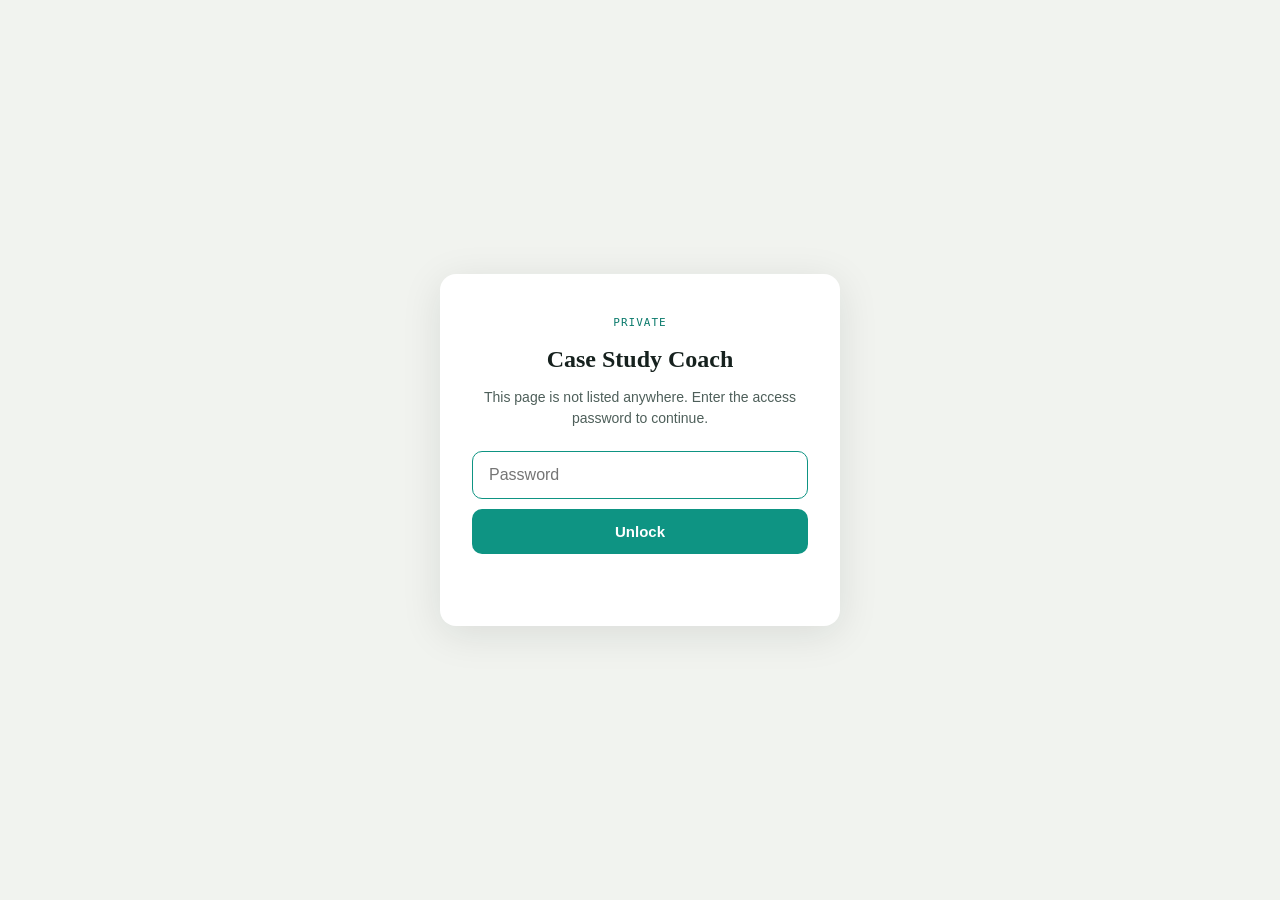
<file: script.html>
<!DOCTYPE html>
<html lang="en">
<head>
<meta charset="UTF-8">
  <link rel="icon" type="image/png" sizes="32x32" href="images/favicon-32.png">
  <link rel="icon" type="image/png" sizes="16x16" href="images/favicon-16.png">
<meta name="viewport" content="width=device-width, initial-scale=1, viewport-fit=cover">

<!-- ── PRIVATE PAGE ──────────────────────────────────────────
     Unlisted: not linked from anywhere on the site, absent from
     sitemap.xml, and disallowed in robots.txt. Password-gated via
     js/script-gate.js.

     This is NOT a security boundary. The repository serving this
     site is public, so the page source is readable on GitHub
     regardless of the meta tags below.
------------------------------------------------------------- -->
<meta name="robots" content="noindex, nofollow, noarchive, nosnippet, noimageindex, notranslate">
<meta name="googlebot" content="noindex, nofollow, noarchive, nosnippet, noimageindex">
<meta name="bingbot" content="noindex, nofollow, noarchive, nosnippet">
<meta name="referrer" content="no-referrer">

<title>Case Study Coach</title>

<meta name="theme-color" content="#F1F3EF" media="(prefers-color-scheme: light)">
<meta name="theme-color" content="#0D1414" media="(prefers-color-scheme: dark)">
<meta name="apple-mobile-web-app-capable" content="yes">
<meta name="apple-mobile-web-app-status-bar-style" content="default">
<meta name="apple-mobile-web-app-title" content="Coach">

<script src="js/script-gate.js"></script>

<style>
  /* ---------- Tokens ---------- */
  :root{
    --bg:#F1F3EF;
    --surface:#FFFFFF;
    --surface-2:#E9EBE7;
    --surface-3:#DEE3DF;
    --border:#D2D8D4;
    --text:#16211E;
    --text-muted:#4E5F5A;
    --text-faint:#7C8B86;
    --accent:#0E9483;
    --accent-strong:#0B7A6C;
    --accent-soft:rgba(14,148,131,0.10);
    --accent-soft-2:rgba(14,148,131,0.18);
    --amber:#A96A0A;
    --amber-soft:rgba(169,106,10,0.10);
    --amber-soft-2:rgba(169,106,10,0.18);
    --shadow:rgba(20,30,28,0.08);
    --font-display:Georgia,'Iowan Old Style','Palatino Linotype',serif;
    --font-body:-apple-system,BlinkMacSystemFont,'Segoe UI',Roboto,Helvetica,Arial,sans-serif;
    --font-mono:ui-monospace,SFMono-Regular,'SF Mono',Menlo,Consolas,'Liberation Mono',monospace;
  }
  @media (prefers-color-scheme: dark){
    :root:not([data-theme="light"]){
      --bg:#0D1414;
      --surface:#141D1D;
      --surface-2:#1B2626;
      --surface-3:#22302F;
      --border:#2B3A39;
      --text:#EAEFEE;
      --text-muted:#93A6A3;
      --text-faint:#6C7D7A;
      --accent:#35C9B0;
      --accent-strong:#5BDFC7;
      --accent-soft:rgba(53,201,176,0.14);
      --accent-soft-2:rgba(53,201,176,0.24);
      --amber:#E3A94A;
      --amber-soft:rgba(227,169,74,0.14);
      --amber-soft-2:rgba(227,169,74,0.24);
      --shadow:rgba(0,0,0,0.4);
    }
  }
  :root[data-theme="dark"]{
    --bg:#0D1414;
    --surface:#141D1D;
    --surface-2:#1B2626;
    --surface-3:#22302F;
    --border:#2B3A39;
    --text:#EAEFEE;
    --text-muted:#93A6A3;
    --text-faint:#6C7D7A;
    --accent:#35C9B0;
    --accent-strong:#5BDFC7;
    --accent-soft:rgba(53,201,176,0.14);
    --accent-soft-2:rgba(53,201,176,0.24);
    --amber:#E3A94A;
    --amber-soft:rgba(227,169,74,0.14);
    --amber-soft-2:rgba(227,169,74,0.24);
    --shadow:rgba(0,0,0,0.4);
  }

  *{box-sizing:border-box;}
  html{-webkit-text-size-adjust:100%;}
  body{
    margin:0;
    background:var(--bg);
    color:var(--text);
    font-family:var(--font-body);
    font-size:16px;
    line-height:1.55;
    -webkit-font-smoothing:antialiased;
  }
  html.text-lg body{font-size:18.5px;}
  ::selection{background:var(--accent-soft-2);}
  a{color:var(--accent-strong);}
  button{font-family:inherit;}
  :focus-visible{outline:2px solid var(--accent);outline-offset:2px;}
  @media (prefers-reduced-motion: reduce){
    *{animation-duration:0.001ms !important;transition-duration:0.001ms !important;}
  }

  h1,h2,h3{font-family:var(--font-display);text-wrap:balance;margin:0;}

  .eyebrow{
    font-family:var(--font-mono);
    font-size:11px;
    letter-spacing:0.09em;
    text-transform:uppercase;
    color:var(--accent-strong);
    margin:0 0 6px;
  }

  /* ---------- Shell ---------- */
  .shell{
    display:grid;
    grid-template-columns:288px 1fr;
    min-height:100vh;
  }

  /* ---------- Sidebar ---------- */
  .sidebar{
    background:var(--surface);
    border-right:1px solid var(--border);
    display:flex;
    flex-direction:column;
    height:100vh;
    position:sticky;
    top:0;
  }
  .sidebar-head{
    padding:26px 22px 18px;
    border-bottom:1px solid var(--border);
  }
  .sidebar-head h1{font-size:21px;font-weight:700;line-height:1.25;}
  .sidebar-head .sub{
    margin:8px 0 0;
    font-size:13px;
    color:var(--text-muted);
    max-width:32ch;
  }

  .case-nav{
    flex:1;
    overflow-y:auto;
    padding:10px 12px;
    display:flex;
    flex-direction:column;
    gap:2px;
  }
  .case-item{
    display:flex;
    align-items:flex-start;
    gap:12px;
    width:100%;
    text-align:left;
    background:transparent;
    border:1px solid transparent;
    border-radius:10px;
    padding:10px 10px;
    cursor:pointer;
    color:var(--text);
  }
  .case-item:hover{background:var(--surface-2);}
  .case-item.active{
    background:var(--accent-soft);
    border-color:var(--accent-soft-2);
  }
  .case-num{
    font-family:var(--font-mono);
    font-size:11px;
    color:var(--text-faint);
    padding-top:2px;
    flex:0 0 auto;
    width:18px;
  }
  .case-item.active .case-num{color:var(--accent-strong);}
  .case-name{font-size:14px;font-weight:600;line-height:1.3;}
  .case-name small{display:block;font-weight:400;color:var(--text-muted);font-size:12px;margin-top:2px;}

  .sidebar-foot{
    border-top:1px solid var(--border);
    padding:16px 18px 20px;
  }
  .timer{
    background:var(--surface-2);
    border:1px solid var(--border);
    border-radius:12px;
    padding:12px 14px;
  }
  .timer-label{
    font-family:var(--font-mono);
    font-size:10.5px;
    letter-spacing:0.06em;
    text-transform:uppercase;
    color:var(--text-muted);
  }
  .timer-display{
    font-family:var(--font-mono);
    font-size:28px;
    font-weight:600;
    font-variant-numeric:tabular-nums;
    margin:4px 0 10px;
    color:var(--text);
  }
  .timer.in-range .timer-display{color:var(--accent-strong);}
  .timer.over .timer-display{color:var(--amber);}
  .timer-buttons{display:flex;gap:8px;}
  .timer-buttons button{
    flex:1;
    padding:7px 0;
    border-radius:7px;
    border:1px solid var(--border);
    background:var(--surface);
    color:var(--text);
    font-size:12.5px;
    font-weight:600;
    cursor:pointer;
  }
  .timer-buttons button:hover{border-color:var(--accent);}
  .timer-buttons button.primary{
    background:var(--accent);
    border-color:var(--accent);
    color:#06231F;
  }

  /* ---------- Main content ---------- */
  .content{
    min-width:0;
    padding:0 0 80px;
  }
  .content-head{
    position:sticky;
    top:0;
    background:var(--bg);
    z-index:5;
    padding:28px 40px 0;
    border-bottom:1px solid var(--border);
  }
  .content-head-top{
    display:flex;
    align-items:flex-start;
    justify-content:space-between;
    gap:20px;
    flex-wrap:wrap;
  }
  #caseTitle{font-size:27px;font-weight:700;max-width:46ch;}
  .head-actions{display:flex;gap:8px;padding-top:2px;}
  .head-actions button{
    background:var(--surface);
    border:1px solid var(--border);
    color:var(--text-muted);
    border-radius:8px;
    padding:8px 12px;
    font-size:12.5px;
    font-weight:600;
    cursor:pointer;
    display:flex;
    align-items:center;
    gap:6px;
  }
  .head-actions button:hover{color:var(--text);border-color:var(--accent);}
  .head-actions button svg{width:14px;height:14px;}

  .tabs{
    display:flex;
    gap:6px;
    margin-top:20px;
  }
  .tab{
    background:transparent;
    border:none;
    border-bottom:2px solid transparent;
    padding:10px 4px 12px;
    margin-right:22px;
    font-size:14.5px;
    font-weight:600;
    color:var(--text-muted);
    cursor:pointer;
    display:flex;
    align-items:baseline;
    gap:7px;
  }
  .tab .tab-sub{
    font-family:var(--font-mono);
    font-size:10.5px;
    font-weight:500;
    color:var(--text-faint);
  }
  .tab:hover{color:var(--text);}
  .tab.active{color:var(--accent-strong);border-bottom-color:var(--accent);}
  .tab.active .tab-sub{color:var(--accent-strong);}

  .panels{padding:30px 40px 0;max-width:820px;}
  .panel{display:none;}
  .panel.active{display:block;animation:fadein .15s ease;}
  @keyframes fadein{from{opacity:0;transform:translateY(3px);}to{opacity:1;transform:none;}}

  /* Intro list */
  .intro-list{list-style:none;margin:18px 0 0;padding:0;display:flex;flex-direction:column;gap:14px;}
  .intro-list li{
    position:relative;
    padding-left:26px;
    font-size:16px;
    line-height:1.6;
  }
  .intro-list li::before{
    content:"";
    position:absolute;left:0;top:9px;
    width:7px;height:7px;border-radius:50%;
    background:var(--accent);
  }

  /* Script sections */
  .jumprail{
    display:flex;
    gap:8px;
    overflow-x:auto;
    padding:2px 0 18px;
    margin-bottom:6px;
    border-bottom:1px dashed var(--border);
  }
  .jumprail a{
    flex:0 0 auto;
    font-family:var(--font-mono);
    font-size:11px;
    letter-spacing:0.02em;
    text-decoration:none;
    color:var(--text-muted);
    background:var(--surface-2);
    border:1px solid var(--border);
    border-radius:999px;
    padding:6px 12px;
    white-space:nowrap;
  }
  .jumprail a:hover{color:var(--accent-strong);border-color:var(--accent);}

  .script-section{
    padding:26px 0;
    border-bottom:1px solid var(--border);
    scroll-margin-top:180px;
  }
  .script-section:last-child{border-bottom:none;padding-bottom:6px;}
  .script-section h3{
    font-size:13px;
    font-family:var(--font-mono);
    letter-spacing:0.06em;
    text-transform:uppercase;
    color:var(--accent-strong);
    margin-bottom:14px;
  }
  .script-section ul{margin:0;padding:0;list-style:none;display:flex;flex-direction:column;gap:13px;}
  .script-section li{
    position:relative;
    padding-left:20px;
    font-size:15.5px;
    line-height:1.65;
  }
  .script-section li::before{
    content:"—";
    position:absolute;left:0;top:0;
    color:var(--text-faint);
  }

  .show-tag{
    display:inline-block;
    margin-left:2px;
    font-family:var(--font-mono);
    font-size:11px;
    color:var(--accent-strong);
    background:var(--accent-soft);
    border:1px solid var(--accent-soft-2);
    border-radius:6px;
    padding:2px 8px;
    white-space:nowrap;
  }

  .callout{
    list-style:none;
    background:var(--amber-soft);
    border:1px solid var(--amber-soft-2);
    border-radius:10px;
    padding:12px 14px;
    margin-top:4px;
  }
  .callout::before{display:none;}
  .callout .callout-tag{
    display:block;
    font-family:var(--font-mono);
    font-size:10.5px;
    letter-spacing:0.06em;
    text-transform:uppercase;
    color:var(--amber);
    margin-bottom:4px;
    font-weight:700;
  }

  /* Follow-ups */
  .followup-list{list-style:none;margin:18px 0 0;padding:0;counter-reset:fq;display:flex;flex-direction:column;gap:12px;}
  .followup-list li{
    counter-increment:fq;
    position:relative;
    padding:14px 16px 14px 46px;
    background:var(--surface);
    border:1px solid var(--border);
    border-radius:10px;
    font-size:15.5px;
    line-height:1.55;
  }
  .followup-list li::before{
    content:counter(fq);
    position:absolute;left:14px;top:14px;
    font-family:var(--font-mono);
    font-weight:700;
    font-size:13px;
    color:var(--accent-strong);
    background:var(--accent-soft);
    width:22px;height:22px;
    border-radius:50%;
    display:flex;align-items:center;justify-content:center;
  }

  .panel-note{
    margin:22px 0 0;
    font-size:13px;
    color:var(--text-faint);
    font-style:italic;
  }

  /* Notes page */
  .notes-page h2{font-size:24px;margin-bottom:6px;}
  .notes-page p{color:var(--text-muted);font-size:15px;max-width:62ch;}
  .notes-page ul{padding-left:20px;font-size:15px;line-height:1.7;color:var(--text);}
  .notes-page li{margin-bottom:10px;}

  /* Mobile nav toggle */
  .menu-toggle{
    display:none;
    position:fixed;
    top:16px;left:16px;
    z-index:20;
    background:var(--surface);
    border:1px solid var(--border);
    border-radius:8px;
    width:38px;height:38px;
    align-items:center;justify-content:center;
    cursor:pointer;
    color:var(--text);
  }
  .menu-toggle span,.menu-toggle span::before,.menu-toggle span::after{
    content:"";display:block;width:16px;height:2px;background:var(--text);
    position:relative;
  }
  .menu-toggle span::before{position:absolute;top:-5px;}
  .menu-toggle span::after{position:absolute;top:5px;}

  @media (max-width:880px){
    .shell{grid-template-columns:1fr;}
    .menu-toggle{display:flex;}
    .sidebar{
      position:fixed;
      inset:0 auto 0 0;
      width:280px;
      transform:translateX(-100%);
      transition:transform .18s ease;
      z-index:19;
      box-shadow:0 0 40px var(--shadow);
    }
    .shell.nav-open .sidebar{transform:translateX(0);}
    .shell.nav-open::after{
      content:"";position:fixed;inset:0;background:rgba(0,0,0,.35);z-index:18;
    }
    .content-head{padding:70px 20px 0;}
    .panels{padding:24px 20px 0;}
    #caseTitle{font-size:22px;}
  }

  /* Print */
  @media print{
    .menu-toggle,.sidebar,.head-actions,.tabs,.jumprail{display:none !important;}
    .shell{display:block;}
    .content-head{position:static;border:none;padding:0;}
    .panels{padding:0;max-width:none;}
    body.printing .panel{display:block !important;page-break-after:always;}
    body.printing .panel:last-of-type{page-break-after:auto;}
    .callout,.show-tag{border:1px solid #999 !important;background:none !important;color:#000 !important;}
    body{background:#fff;color:#000;}
  }
</style>

<style>
  /* ---------- Standalone-page additions ----------
     The source was authored as an embedded artifact, which supplied
     its own viewport and page chrome. These rules cover what that
     wrapper used to provide, plus small-screen fixes for phone use. */

  html { -webkit-tap-highlight-color: rgba(14,148,131,0.15); }
  body { min-height: 100dvh; }

  /* Respect notched phones in landscape and around the fixed toggle */
  @supports (padding: max(0px)) {
    .content-head { padding-left: max(20px, env(safe-area-inset-left));
                    padding-right: max(20px, env(safe-area-inset-right)); }
    .panels       { padding-left: max(20px, env(safe-area-inset-left));
                    padding-right: max(20px, env(safe-area-inset-right)); }
    .menu-toggle  { left: max(16px, env(safe-area-inset-left)); }
    .sidebar      { padding-left: env(safe-area-inset-left); }
  }

  @media (max-width: 880px) {
    /* The three tabs overflow a phone viewport — let them scroll
       instead of wrapping into an unreadable stack. */
    .tabs {
      overflow-x: auto;
      -webkit-overflow-scrolling: touch;
      scrollbar-width: none;
      margin-top: 14px;
    }
    .tabs::-webkit-scrollbar { display: none; }
    .tab { flex: 0 0 auto; margin-right: 18px; }

    /* Header actions sit under the title rather than fighting it */
    .content-head-top { gap: 12px; }
    .head-actions { padding-top: 0; }
    .head-actions button { padding: 9px 12px; }

    /* Comfortable touch targets */
    .case-item { padding: 13px 10px; }
    .timer-buttons button { padding: 11px 0; font-size: 13.5px; }

    .panels { padding-top: 20px; }
    .script-section { padding: 22px 0; scroll-margin-top: 150px; }
    .followup-list li { font-size: 15px; }
  }

  @media (max-width: 420px) {
    #caseTitle { font-size: 20px; }
    .content-head { padding-top: 64px; }
    .sidebar { width: min(86vw, 300px); }
    .script-section li, .intro-list li { font-size: 15px; }
  }

  /* The gate paints its own ground; keep the app hidden until it clears */
  #sg { -webkit-font-smoothing: antialiased; }
</style>

</head>
<body>

<div class="shell" id="shell">
  <button class="menu-toggle" id="menuToggle" aria-label="Toggle case list"><span></span></button>

  <aside class="sidebar" id="sidebar">
    <div class="sidebar-head">
      <p class="eyebrow">Interview Coach</p>
      <h1>Case Study Scripts</h1>
      <p class="sub">Eight portfolio projects, ready to rehearse offline.</p>
    </div>

    <nav class="case-nav" id="caseNav">
      <button class="case-item active" data-case="npa"><span class="case-num">01</span><span class="case-name">JPMorganChase<small>New Product Assessment</small></span></button>
      <button class="case-item" data-case="venturebacked"><span class="case-num">02</span><span class="case-name">VentureBacked<small>Founder ↔ Investor Platform</small></span></button>
      <button class="case-item" data-case="crowdstrike"><span class="case-num">03</span><span class="case-name">CrowdStrike<small>Salesforce Sales Cloud</small></span></button>
      <button class="case-item" data-case="autodesk"><span class="case-num">04</span><span class="case-name">Autodesk<small>Agent Experience</small></span></button>
      <button class="case-item" data-case="pruxpress"><span class="case-num">05</span><span class="case-name">PruXpress<small>Advisor Portal Redesign</small></span></button>
      <button class="case-item" data-case="lifely"><span class="case-num">06</span><span class="case-name">Lifely<small>Term Life Insurance UX</small></span></button>
      <button class="case-item" data-case="cvs"><span class="case-num">07</span><span class="case-name">CVS Health<small>Claims Portal</small></span></button>
      <button class="case-item" data-case="walmart"><span class="case-num">08</span><span class="case-name">Walmart<small>Pulse Inventory App</small></span></button>
      <button class="case-item" data-case="notes"><span class="case-num">·</span><span class="case-name">How to Use This</span></button>
    </nav>

    <div class="sidebar-foot">
      <div class="timer" id="timer">
        <div class="timer-label" id="timerTarget">Target · 60–90 sec</div>
        <div class="timer-display" id="timerDisplay">00:00</div>
        <div class="timer-buttons">
          <button class="primary" id="timerStart">Start</button>
          <button id="timerReset">Reset</button>
        </div>
      </div>
    </div>
  </aside>

  <main class="content">
    <header class="content-head">
      <div class="content-head-top">
        <div>
          <p class="eyebrow" id="caseEyebrow">Case Study 01</p>
          <h2 id="caseTitle">JPMorganChase — New Product Assessment</h2>
        </div>
        <div class="head-actions">
          <button id="textSizeBtn" title="Larger text">A+</button>
          <button id="copyBtn" title="Copy current section">Copy</button>
          <button id="printBtn" title="Print this case study">Print</button>
        </div>
      </div>
      <div class="tabs" role="tablist" id="tabs">
        <button class="tab active" data-panel="intro" role="tab" aria-selected="true">Intro <span class="tab-sub">60–90s</span></button>
        <button class="tab" data-panel="script" role="tab" aria-selected="false">Full Script <span class="tab-sub">5–7 min</span></button>
        <button class="tab" data-panel="followups" role="tab" aria-selected="false">Follow-ups <span class="tab-sub">5 Qs</span></button>
      </div>
    </header>

    <div class="panels" id="panels">

<!-- ============ 01 NPA ============ -->
<article class="panel active" data-case="npa" data-panel="intro">
  <ul class="intro-list">
    <li>I want to walk you through a platform I built at JPMorganChase called NPA — New Product Assessment. It consolidates two legacy governance processes into one system for assessing risk and approving new products or product changes firmwide.</li>
    <li>Four groups use it: the people initiating something new, the reviewers, the risk subject matter experts, and governance leads who need a clean audit trail.</li>
    <li>Before this, every line of business had its own version of the process, so initiators were answering the same risk questions in three different systems, and nobody had a single view of what was in flight or where it was stuck.</li>
    <li>That's not just an efficiency problem at a bank that size — it slows time to market and creates real governance gaps, the kind that show up in an exam.</li>
    <li>I owned this end to end — research, information architecture, wireframes, high-fidelity design, usability testing — and I stayed through implementation to check what shipped against what I specified.</li>
    <li>The insight that reframed the whole project was realizing this wasn't really a systems-consolidation problem, it was a "get four lines of business to agree on one vocabulary" problem.</li>
    <li>After launch, we saw about a 40% drop in cycle time and a 55% drop in redundant data entry, and I can walk through exactly how we got there.</li>
  </ul>
</article>

<article class="panel" data-case="npa" data-panel="script">
  <nav class="jumprail">
    <a href="#npa-opening">Opening</a><a href="#npa-problem">Problem</a><a href="#npa-role">My Role</a><a href="#npa-discovery">Discovery</a><a href="#npa-turn">Turning Point</a><a href="#npa-design">Decisions</a><a href="#npa-collab">Collaboration</a><a href="#npa-outcomes">Outcomes</a>
  </nav>
  <section class="script-section" id="npa-opening"><h3>Opening</h3><ul>
    <li>I want to walk you through a project I did at JPMorganChase called NPA, short for New Product Assessment.</li>
    <li>It's a firmwide platform that consolidates two legacy processes — NBIA and PSCM — into one system for assessing risk and approving new products or product changes.</li>
    <li>Four groups use it day to day: the people initiating something new, the reviewers, the risk SMEs who evaluate specific risk dimensions, and governance leads who need a clean audit trail for exams.</li>
    <li>This matters because at a bank that size, a slow or inconsistent approval process doesn't just frustrate people internally — it shows up as slower time to market and as governance gaps that regulators care about.</li>
  </ul></section>
  <section class="script-section" id="npa-problem"><h3>The Problem</h3><ul>
    <li>Every line of business had built its own version of this process over time, so there was no shared data layer and no consistent workflow.</li>
    <li>An initiator could answer the same five risk questions in three different systems, and a reviewer would see that same information formatted three different ways.</li>
    <li>Nobody — not initiators, not reviewers, not governance — had a single view of what was in flight, where it was stuck, or what risk it carried.</li>
    <li>And underneath all of that, different lines of business were using the same words to mean different things, which is a quiet but serious problem in a regulated environment.</li>
  </ul></section>
  <section class="script-section" id="npa-role"><h3>My Responsibility</h3><ul>
    <li>I was the senior UX designer on this, and I owned it end to end — discovery, information architecture, wireframes, high-fidelity design, usability testing — and I stayed on through the build to review what actually shipped against the spec.</li>
    <li>I worked directly with product and with risk and compliance stakeholders across multiple lines of business, and I embedded risk and compliance partners into design critiques so we weren't validating decisions after the fact.</li>
    <li>Nobody else took over a phase of this from me — that continuity mattered, because it meant nothing got lost in a hand-off.</li>
  </ul></section>
  <section class="script-section" id="npa-discovery"><h3>Discovery</h3><ul>
    <li>I needed to understand how four very different roles experienced the same process, so I ran about twenty moderated interviews with initiators, reviewers, risk SMEs, and governance leads across lines of business.</li>
    <li>I mapped current-state and future-state journeys for both NBIA and PSCM to see every handoff and every point where something got duplicated or delayed.</li>
    <li>I also did a heuristic audit of the legacy tools, which is where a lot of the duplicated fields and conflicting terminology became visible on paper, not just anecdotally.</li>
    <li>And I ran workshops with risk and compliance to get everyone aligned on one firmwide risk taxonomy before I touched a single screen.</li>
    <li>What came out of that was four things people kept saying, almost verbatim: "I answer the same five questions in three systems." "I don't know where my submission is or who's blocking it." "Risk reviewers and product owners speak different languages." And, "governance needs an audit trail, not a static report."</li>
  </ul></section>
  <section class="script-section" id="npa-turn"><h3>The Turning Point</h3><ul>
    <li>The insight that reframed the whole project was realizing consolidation is a UX problem before it's a technology problem.</li>
    <li>Replacing the systems was the easy part on paper — the hard part was getting four lines of business to agree on one vocabulary, one risk taxonomy, and one shared idea of what "approved" actually means.</li>
    <li>Once I saw that, I stopped thinking about this as "redesign four tools into one" and started thinking about it as "design one shared model that can flex by role."</li>
  </ul></section>
  <section class="script-section" id="npa-design"><h3>Design Decisions</h3><ul>
    <li>The first principle I worked from was ask once, reuse everywhere — if the firm already has an answer to a question somewhere, the initiator shouldn't have to type it again. So the intake questionnaire auto-scopes to NBIA or PSCM based on early answers and pre-fills from data the firm already holds. <span class="show-tag">Show: New Risk Intake Form</span></li>
    <li>Second, I made status visible by default instead of something you had to go dig for. Every role — initiator, reviewer, governance — gets a tailored view that answers "what's in flight, where is it, who's it waiting on," without anyone having to ask. <span class="show-tag">Show: Home Dashboard</span></li>
    <li>Third, and this was the trickiest one, I standardized risk without flattening it. There's one taxonomy underneath, enforced at the system level, but the presentation adapts — initiators see plain-language prompts, risk SMEs see the underlying rubric and the evidence trail behind it. <span class="show-tag">Show: Risk Taxonomy Board</span></li>
    <li>I also designed an examiner readiness report that pulls straight from the same underlying data as the risk workspace, so nothing gets re-keyed for reporting — which matters a lot when you're trying to close a reconciliation gap. <span class="show-tag">Show: Examiner Readiness Report</span></li>
  </ul></section>
  <section class="script-section" id="npa-collab"><h3>Collaboration &amp; Validation</h3><ul>
    <li>I ran three rounds of moderated usability testing on mid-fidelity prototypes with actual initiators and reviewers before engineering committed to the build.</li>
    <li>Risk and compliance weren't just reviewing at the end — they were in the design critiques with me, so when something didn't hold up under a governance lens, I heard about it early enough to change it cheaply.</li>
    <li>I used AI tools deliberately, but with limits. Claude helped me get a first pass at themes across twenty-plus interview transcripts, and Figma AI helped me explore layout variations faster on the highest-branching screens. But anything touching accessibility decisions or the risk-taxonomy language, I kept that off AI entirely, because "the tool suggested it" doesn't hold up under compliance scrutiny.</li>
  </ul></section>
  <section class="script-section" id="npa-outcomes"><h3>Outcomes &amp; Reflection</h3><ul>
    <li>After launch, we saw roughly a 40% reduction in overall cycle time and about a 55% drop in redundant data entry, based on usage data on the new submission workflow.</li>
    <li>Status-check support requests dropped noticeably too, which tracked with what we heard in research — "where's my submission" was an emotionally loud question, even if it wasn't the flashiest problem to solve.</li>
    <li>If I look back at what actually made this work, it's that staying on the project end to end kept the research alive all the way to what shipped — nothing got diluted in a hand-off.</li>
    <li class="callout"><span class="callout-tag">Confirm with me</span>I don't have specific figures on accessibility testing or the exact size and makeup of the broader team from the write-up — worth having an answer ready if that comes up.</li>
  </ul></section>
</article>

<article class="panel" data-case="npa" data-panel="followups">
  <ol class="followup-list">
    <li>How did you get four different lines of business to agree on a single risk taxonomy when they'd each built their own process over years?</li>
    <li>Walk me through a specific moment where risk or compliance pushed back on a design decision — what happened?</li>
    <li>You mentioned using AI for research synthesis and prototyping — where exactly did you draw the line on where it didn't belong?</li>
    <li>How did you validate that the role-aware presentation of the risk taxonomy actually worked for both a plain-language initiator and a risk SME looking at the same underlying data?</li>
    <li>What would you have done differently with another six months on this?</li>
  </ol>
</article>

<!-- ============ 02 VentureBacked ============ -->
<article class="panel" data-case="venturebacked" data-panel="intro">
  <ul class="intro-list">
    <li>This one's called VentureBacked — a community platform connecting founders and investors, so think less social network, more trust infrastructure for early-stage fundraising.</li>
    <li>The users are seed-stage founders trying to raise, and on the other side, angel investors and emerging fund GPs trying to source deals they can actually trust.</li>
    <li>The problem wasn't a lack of intros, it was too many low-quality ones — founders were sending decks into inboxes they hoped were real, and investors were drowning in deal flow they had no way to evaluate quickly.</li>
    <li>I was the lead UX and product designer on this for about six months, owning it from discovery research through the full design system.</li>
    <li>The turning point in research was hearing almost the same line from both sides: "I don't need more intros, I need the right intros." That shifted the whole direction toward signal over volume.</li>
    <li>We rebuilt onboarding, redesigned profiles around trust signals, and built a full design system so engineering could ship without me in every review.</li>
  </ul>
</article>

<article class="panel" data-case="venturebacked" data-panel="script">
  <nav class="jumprail">
    <a href="#vb-opening">Opening</a><a href="#vb-problem">Problem</a><a href="#vb-role">My Role</a><a href="#vb-discovery">Discovery</a><a href="#vb-turn">Turning Point</a><a href="#vb-design">Decisions</a><a href="#vb-collab">Collaboration</a><a href="#vb-outcomes">Outcomes</a>
  </nav>
  <section class="script-section" id="vb-opening"><h3>Opening</h3><ul>
    <li>VentureBacked is a community platform built to connect founders raising early-stage capital with angel investors and emerging fund GPs looking to source deals.</li>
    <li>It's a two-sided marketplace, which means the product only works if both sides trust it enough to actually use it.</li>
    <li>Founders were already spraying decks into inboxes they hoped were real, and investors were already drowning in deal flow with no reliable way to sort signal from noise. The existing options — LinkedIn, AngelList, cold intros on Twitter — were adding noise, not solving that.</li>
  </ul></section>
  <section class="script-section" id="vb-problem"><h3>The Problem</h3><ul>
    <li>There were really four things working against the product before I got involved: matching that nobody trusted, profile creation that caused people to drop off mid-signup on both sides, a visual identity that didn't read as credible in a category where credibility is the whole product, and no design system, which was slowing engineering down on every new feature.</li>
    <li>Trust and speed were fighting each other — the more information you asked people for up front to build trust, the more of them you lost before they ever saw value.</li>
  </ul></section>
  <section class="script-section" id="vb-role"><h3>My Responsibility</h3><ul>
    <li>I was the lead UX and product designer for about six months, and I owned this end to end — discovery research, interaction and visual design, and I built the design system from scratch, foundations through documentation.</li>
    <li>I ran the research program myself, and I worked with engineering on a weekly cadence so the design system wasn't just a deliverable I handed off — it was something we built together as we went.</li>
  </ul></section>
  <section class="script-section" id="vb-discovery"><h3>Discovery</h3><ul>
    <li>I needed to understand what "trustworthy" actually meant to two very different audiences, so I ran eighteen moderated interviews with founders, angel investors, and emerging fund GPs.</li>
    <li>I mapped separate journeys for founders raising and investors sourcing, because those are genuinely different mental models even though they're using the same platform.</li>
    <li>I did a competitive teardown of nine adjacent products — LinkedIn, AngelList, Signal, Crunchbase — to see where the category's existing conventions were actually working against users.</li>
    <li>Then I validated what I was hearing qualitatively with a broader survey, and used Dovetail to tag everything so the whole team could search the research, not just me.</li>
    <li>Four things came out clearly: "I don't need more intros, I need the right intros." "Tell me in ten seconds if this person is worth my time." "If I can't sign up in three minutes, I'm out." And, "it has to look like it belongs in this category" — meaning visual polish wasn't decoration, it was doing real credibility work.</li>
  </ul></section>
  <section class="script-section" id="vb-turn"><h3>The Turning Point</h3><ul>
    <li>The line that reframed the project for me was "I don't need more intros, I need the right intros" — because it told me the bottleneck wasn't the volume of connections, it was confidence in the ones people already had.</li>
    <li>That shifted my whole design direction away from "help people find more matches" and toward "help people evaluate a match in seconds, and build trust into the interface itself instead of bolting it on later."</li>
  </ul></section>
  <section class="script-section" id="vb-design"><h3>Design Decisions</h3><ul>
    <li>I rebuilt profiles around a glanceable header — stage, thesis, check size, traction, last activity — all above the fold, so someone could size up a match in seconds instead of reading a full bio. <span class="show-tag">Show: Founder Profile</span></li>
    <li>I cut onboarding down to three lightweight steps and pushed the heavier asks — full deck, detailed thesis, traction numbers — to later moments where they'd actually help the user, instead of front-loading everything and losing people before they saw value. <span class="show-tag">Show: Choose Your Role</span></li>
    <li>The decision I'd call out as the trickiest one: I treated trust as a UI primitive, not a feature. Verification badges, source-of-data labels, "last verified" timestamps — those show up as first-class components everywhere someone evaluates another member, not as an add-on screen. <span class="show-tag">Show: Discovery Tags</span></li>
    <li>Because engineering velocity was one of the original problems, I built the design system in layers — foundations as Figma variables mirrored in code, a full component library with every state covered, patterns for the recurring compositions, and documentation with the reasoning behind each decision, not just the "how."</li>
  </ul></section>
  <section class="script-section" id="vb-collab"><h3>Collaboration &amp; Validation</h3><ul>
    <li>I ran weekly design critiques with engineering before anything went to build, specifically so the design system held up in practice, not just in Figma.</li>
    <li>I brought concepts back to founders and investors from the research pool for review, and ran three rounds of usability testing plus unmoderated Maze studies to catch comprehension issues before investing in high fidelity.</li>
    <li>When there was pressure to add more fields or features, I used the three principles from research — signal over noise, trust by default, respect people's time — as the filter for what got in and what didn't.</li>
  </ul></section>
  <section class="script-section" id="vb-outcomes"><h3>Outcomes &amp; Reflection</h3><ul>
    <li>What we ended up with was a product that reads as one coherent system end to end, a genuinely lighter onboarding flow, and a design system that let engineering ship new features against a documented library instead of starting from scratch every time.</li>
    <li>The thing I'd point to as the real win is that the research protected the product from becoming a clone of what everyone else in the category was already doing — "signal over volume" wasn't something a competitive scan alone would have surfaced.</li>
    <li class="callout"><span class="callout-tag">Confirm with me</span>I don't have hard adoption or conversion numbers from this one to quote directly — if you want a number here, let's agree on what to say before you use this in an interview.</li>
  </ul></section>
</article>

<article class="panel" data-case="venturebacked" data-panel="followups">
  <ol class="followup-list">
    <li>You mentioned trust as a "UI primitive" — can you get specific about what that looked like on a single screen?</li>
    <li>How did you decide what to defer in onboarding versus what had to be collected up front?</li>
    <li>Walk me through how you built the design system alongside a live project instead of stopping to build it first.</li>
    <li>What pushback did you get on cutting the onboarding flow down, and how did you handle it?</li>
    <li>Without hard metrics tracked on this one, how do you know it actually worked?</li>
  </ol>
</article>

<!-- ============ 03 CrowdStrike ============ -->
<article class="panel" data-case="crowdstrike" data-panel="intro">
  <ul class="intro-list">
    <li>This project was a Salesforce Sales Cloud implementation for CrowdStrike, a cybersecurity company. I want to be clear about the shape of it — this wasn't design work on CrowdStrike's own security product, it was rebuilding their sales team's experience inside Salesforce.</li>
    <li>CrowdStrike was scaling toward five billion in annual recurring revenue, and their Salesforce setup hadn't kept pace — reps were bouncing across six or more tabs just to get through one customer interaction.</li>
    <li>I was the lead UX consultant, embedded with the Salesforce design team, running research and design through the full build and testing cycle.</li>
    <li>The insight that reframed things: reps trusted their own spreadsheets more than Salesforce, and that wasn't laziness — it was a rational response to a system that felt unreliable.</li>
    <li>We consolidated the fragmented workflow into one deal workspace, added AI-driven next-best-action guidance, and rebuilt the whole thing to meet WCAG 2.1 AA.</li>
    <li>Sixty days after launch, adoption was up 34%, core task time was down 41%, and CRM data quality was up 28%.</li>
  </ul>
</article>

<article class="panel" data-case="crowdstrike" data-panel="script">
  <nav class="jumprail">
    <a href="#cs-opening">Opening</a><a href="#cs-problem">Problem</a><a href="#cs-role">My Role</a><a href="#cs-discovery">Discovery</a><a href="#cs-turn">Turning Point</a><a href="#cs-design">Decisions</a><a href="#cs-collab">Collaboration</a><a href="#cs-outcomes">Outcomes</a>
  </nav>
  <section class="script-section" id="cs-opening"><h3>Opening</h3><ul>
    <li>I worked on a Salesforce Sales Cloud implementation for CrowdStrike, the cybersecurity company — I want to be precise about that, because it's easy to hear "CrowdStrike" and assume I was designing their security product. I wasn't. I was rebuilding how their own sales team used Salesforce.</li>
    <li>CrowdStrike was pushing to scale sales to five billion in annual recurring revenue, but their Salesforce experience hadn't evolved to match that ambition.</li>
    <li>The people using it every day were sales reps across enterprise, mid-market, and SMB deals, sales managers, and SDRs.</li>
  </ul></section>
  <section class="script-section" id="cs-problem"><h3>The Problem</h3><ul>
    <li>Reps were toggling across six or more tabs to get through a single customer interaction, and that context-switching was costing an estimated two to three hours a day per rep.</li>
    <li>A lot of critical deal information was living in spreadsheets and email instead of Salesforce, which meant pipeline data wasn't reliable and forecasting suffered because of it.</li>
    <li>The platform wasn't using the AI capabilities that were already available to surface next-best actions or flag at-risk deals — so reps got summaries, not guidance.</li>
    <li>On top of that, a chunk of the screens failed WCAG 2.1 color contrast requirements and had inconsistent keyboard navigation, so it wasn't accessible to everyone using it.</li>
  </ul></section>
  <section class="script-section" id="cs-role"><h3>My Responsibility</h3><ul>
    <li>I was the lead UX consultant on this, embedded with the Salesforce design team.</li>
    <li>I led the research myself — the interviews, the shadowing, the heuristic audit — and then facilitated design sprints and built the high-fidelity Figma prototypes that went through three rounds of testing before handoff.</li>
  </ul></section>
  <section class="script-section" id="cs-discovery"><h3>Discovery</h3><ul>
    <li>I ran eighteen moderated interviews with reps, managers, and SDRs across different deal stages, and shadowed eight reps directly during live customer calls and pipeline reviews, because I wanted to see the tab-switching problem happen, not just hear about it.</li>
    <li>I built future-state journey maps for five distinct personas, and ran a heuristic audit against Nielsen's ten heuristics across more than forty screens — that alone surfaced eighty-seven distinct pain points.</li>
    <li>I also pulled Salesforce usage telemetry to see where people were actually dropping off and what features were getting used versus ignored.</li>
    <li>Three things people said stuck with me: "I have the data, I just can't find it fast enough." "I trust my spreadsheet more than Salesforce." And, "I'd love AI that helps me prioritize, not just summarize."</li>
  </ul></section>
  <section class="script-section" id="cs-turn"><h3>The Turning Point</h3><ul>
    <li>The turning point was realizing the spreadsheet behavior wasn't a training problem or a discipline problem — it was a rational response to a system reps didn't trust.</li>
    <li>That reframed the whole project. It stopped being "add more capabilities to Salesforce" and became "make Salesforce faster and more trustworthy than the workaround people had already built for themselves."</li>
  </ul></section>
  <section class="script-section" id="cs-design"><h3>Design Decisions</h3><ul>
    <li>The first move was consolidating that six-tab workflow into a single deal workspace with contextual panels, so reps could see everything relevant to a deal in one place instead of hunting across tabs.</li>
    <li>Second, I surfaced AI-driven next-best-action recommendations — follow-up timing, deal health scores, at-risk flags — directly inside that same deal view, because research told me reps wanted something that told them what to do next, not something that summarized what they already knew.</li>
    <li>Third, I rebuilt the component library to be accessible from the ground up — proper color contrast, full keyboard navigation, ARIA labeling, and focus management throughout. That wasn't a separate accessibility pass at the end, it was baked into the same component work everything else was built on.</li>
  </ul></section>
  <section class="script-section" id="cs-collab"><h3>Collaboration &amp; Validation</h3><ul>
    <li>I ran baseline usability testing on the current-state experience first, so I had real performance numbers to compare against, not just impressions.</li>
    <li>Then I went through three rounds of moderated testing on the high-fidelity prototypes, iterating with the Salesforce design team between each round before we handed anything to engineering.</li>
    <li>The AI integration only earned its place in the design when it removed a step reps were already doing manually — the ones that added a new interaction for reps to learn didn't make the cut.</li>
  </ul></section>
  <section class="script-section" id="cs-outcomes"><h3>Outcomes &amp; Reflection</h3><ul>
    <li>In the first sixty days after launch, platform adoption among reps was up 34%, average time on core sales tasks — pipeline updates, deal reviews, follow-up logging — was down 41%, and CRM data quality scores were up 28% because reps were entering information directly instead of routing around the system.</li>
    <li>Looking back, the real lesson was that reps didn't need more capability, they needed faster paths to the capability they already had — that's a different design problem than the one it looks like on the surface.</li>
    <li class="callout"><span class="callout-tag">Confirm with me</span>The write-up doesn't spell out exactly how design sign-off worked between CrowdStrike stakeholders and the Salesforce team internally — worth having a clean answer ready if that comes up.</li>
  </ul></section>
</article>

<article class="panel" data-case="crowdstrike" data-panel="followups">
  <ol class="followup-list">
    <li>How did you decide what to consolidate into the unified deal workspace versus what to leave as a separate view?</li>
    <li>You said the AI only made the cut when it removed a manual step — can you give a specific example of an AI feature you didn't ship, and why?</li>
    <li>Walk me through the accessibility rebuild — how did you validate the fixes actually worked for someone using a screen reader or keyboard-only navigation?</li>
    <li>What was harder to change, the interface or the reps' trust in the platform?</li>
    <li>How did you work with the Salesforce design team versus CrowdStrike's own stakeholders — who had final say on what shipped?</li>
  </ol>
</article>

<!-- ============ 04 Autodesk ============ -->
<article class="panel" data-case="autodesk" data-panel="intro">
  <ul class="intro-list">
    <li>This is a project I did with Autodesk, redesigning the platform their global customer support agents use every day — not a customer-facing product, an internal agent tool.</li>
    <li>Agents were working across the US, India, Ireland, and the Philippines, toggling between seven or more applications just to handle one customer interaction.</li>
    <li>I led the research and design work as lead UX consultant, embedded with Autodesk's team alongside product managers, engineers, and the agents themselves.</li>
    <li>The turning point was finding out veteran agents had built their own workaround systems — sticky notes, browser bookmarks, copy-paste scripts — just to compensate for what the official tools didn't give them. That "shadow infrastructure" became the blueprint for what to design.</li>
    <li>We built a unified customer view, integrated knowledge search, guided resolution flows for the highest-volume issues, and real-time sentiment indicators.</li>
    <li>Within the first quarter, average handle time was down 38%, first-contact resolution was up 22%, and new-agent ramp time dropped from about eight weeks to three.</li>
  </ul>
</article>

<article class="panel" data-case="autodesk" data-panel="script">
  <nav class="jumprail">
    <a href="#ad-opening">Opening</a><a href="#ad-problem">Problem</a><a href="#ad-role">My Role</a><a href="#ad-discovery">Discovery</a><a href="#ad-turn">Turning Point</a><a href="#ad-design">Decisions</a><a href="#ad-collab">Collaboration</a><a href="#ad-outcomes">Outcomes</a>
  </nav>
  <section class="script-section" id="ad-opening"><h3>Opening</h3><ul>
    <li>I worked with Autodesk to redesign the platform their customer support agents use — an internal tool, not something end customers ever see, but it directly shapes the support experience customers get.</li>
    <li>The agents were spread across the US, India, Ireland, and the Philippines, working technical support, licensing, billing, and enterprise account management.</li>
    <li>Autodesk had accumulated a collection of aging, siloed systems through years of acquisitions and incremental additions, and agents were toggling between seven or more applications per customer interaction, manually copying information between them.</li>
  </ul></section>
  <section class="script-section" id="ad-problem"><h3>The Problem</h3><ul>
    <li>Beyond the raw number of tools, there was no unified search across support documentation, so knowledge access itself was broken.</li>
    <li>Agents had no visibility into a customer's product history or account health at the start of an interaction — they were starting cold every time.</li>
    <li>And there was no real feedback loop for performance beyond a CSAT score at the end — nothing in-call that told an agent, in the moment, how they were doing or what a strong agent would do differently.</li>
  </ul></section>
  <section class="script-section" id="ad-role"><h3>My Responsibility</h3><ul>
    <li>I was the lead UX consultant on this, and I led the research program design and execution, facilitated synthesis workshops with the design and product teams, and ran weekly co-creation workshops directly with agents.</li>
    <li>I worked closely with Autodesk product managers and engineers throughout, and I made a point of including agents in the ideation itself, not just bringing them in at the end to validate something I'd already built.</li>
  </ul></section>
  <section class="script-section" id="ad-discovery"><h3>Discovery</h3><ul>
    <li>I ran shadow sessions in person across all four locations, watching real customer interactions as they happened, because a support conversation in the India center looked genuinely different from one in the US.</li>
    <li>I ran twenty-four contextual interviews with agents across tiers, tenure, and specialization, and built a full service blueprint of the agent journey from case intake to resolution across phone, chat, and email.</li>
    <li>In synthesis, I clustered over four hundred data points from that research into themes with the team, and layered in six months of operational metrics — handle time, first-contact resolution, CSAT by tier — to ground everything in more than just what people said.</li>
    <li>What came out of that was something I hadn't expected walking in: veteran agents had built elaborate personal systems — physical notes, bookmarks, copy-paste scripts — to compensate for what the tools didn't give them, and none of that was visible to management or something a new agent could inherit.</li>
  </ul></section>
  <section class="script-section" id="ad-turn"><h3>The Turning Point</h3><ul>
    <li>The insight that shaped everything downstream was that shadow infrastructure is a signal, not a problem — when people build their own workarounds, they're showing you exactly what the official system is failing to provide.</li>
    <li>That reframed the opportunity: if the platform could codify what the best agents were already doing into the interface itself — smart defaults, contextual guidance, a unified customer history — it could close a meaningful chunk of the experience gap between a new hire and a veteran, instead of treating that gap as purely a training problem.</li>
  </ul></section>
  <section class="script-section" id="ad-design"><h3>Design Decisions</h3><ul>
    <li>The first piece was a single customer view — licenses, case history, account health, recent interactions, account tier — that loaded automatically with zero manual lookup, replacing the cold start every agent used to face.</li>
    <li>Second, I built unified search across support docs, internal wikis, and escalation playbooks that surfaced content contextually based on the case category and customer profile, instead of making agents hunt across systems.</li>
    <li>Third, I designed guided resolution flows for the twenty highest-volume issue types, essentially encoding what veteran agents already knew into a repeatable path — the direct answer to the shadow-infrastructure insight.</li>
    <li>And I added real-time sentiment indicators in the case view — escalation risk, frustration cues — so agents got a feedback signal in the moment instead of only after the call, in a CSAT score.</li>
  </ul></section>
  <section class="script-section" id="ad-collab"><h3>Collaboration &amp; Validation</h3><ul>
    <li>Co-creation was central here — I ran weekly workshops with product managers, engineers, and agents together, and having agents in the room for ideation, not just testing, produced designs that matched how people actually thought about their work, not how a stakeholder assumed they thought about it.</li>
    <li>I validated in stages — low-fidelity wireframes with agents first to check direction, then three rounds of interactive Figma prototypes tested with agents across different tiers and locations before anything went to engineering.</li>
    <li>The multi-location piece wasn't optional for me — the pain points in India looked meaningfully different from the US, and if I'd only tested with one region, I'd have shipped something that didn't actually work globally.</li>
  </ul></section>
  <section class="script-section" id="ad-outcomes"><h3>Outcomes &amp; Reflection</h3><ul>
    <li>In the first quarter after rollout, average handle time was down 38%, first-contact resolution was up 22%, and new-agent ramp time to proficiency dropped from about eight weeks to roughly three.</li>
    <li>The biggest thing I took from this project is that codifying expertise is a design problem as much as a training problem — you can put a veteran's judgment into the interface itself, and that changes outcomes faster than a training program alone would.</li>
    <li class="callout"><span class="callout-tag">Confirm with me</span>The write-up doesn't detail specific trade-offs I weighed on individual features, like alternatives considered for the sentiment indicators — worth prepping a concrete example if asked.</li>
  </ul></section>
</article>

<article class="panel" data-case="autodesk" data-panel="followups">
  <ol class="followup-list">
    <li>How did you turn "shadow infrastructure" from an observation into an actual design decision?</li>
    <li>What did the guided resolution flows look like in practice — how much did you constrain agent judgment versus leave room for it?</li>
    <li>You mentioned regional differences in pain points — can you give a specific example of something that worked in the US but had to change for India or the Philippines?</li>
    <li>How did you balance codifying veteran expertise into the tool without making it feel like a rigid script agents had to follow?</li>
    <li>What did you learn from bringing agents into ideation that you wouldn't have gotten from only testing with them?</li>
  </ol>
</article>

<!-- ============ 05 PruXpress ============ -->
<article class="panel" data-case="pruxpress" data-panel="intro">
  <ul class="intro-list">
    <li>I redesigned the information architecture and navigation for PruXpress, Prudential's advisor portal used by thousands of licensed financial advisors to get product info, compliance documents, and sales materials.</li>
    <li>The portal had grown organically over years with no coherent IA strategy, so it was structured around Prudential's internal org chart instead of how advisors actually think about their work.</li>
    <li>I was the UX designer and researcher on this, running the discovery, the card sorting and tree testing, and the redesign itself, working through Cognizant alongside Prudential stakeholders.</li>
    <li>The turning point was card sorting — it showed advisors organize everything by task, not by product line, and that one finding invalidated the entire existing structure.</li>
    <li>I rebuilt the navigation around tasks like "prepare for a client meeting" and "get compliant," added predictive search with content freshness indicators, and built a real onboarding path for new advisors.</li>
    <li>Task success on content-findability tasks went up 71%, time on task dropped 52%, and support call volume dropped 33% within ninety days.</li>
  </ul>
</article>

<article class="panel" data-case="pruxpress" data-panel="script">
  <nav class="jumprail">
    <a href="#px-opening">Opening</a><a href="#px-problem">Problem</a><a href="#px-role">My Role</a><a href="#px-discovery">Discovery</a><a href="#px-turn">Turning Point</a><a href="#px-design">Decisions</a><a href="#px-collab">Collaboration</a><a href="#px-outcomes">Outcomes</a>
  </nav>
  <section class="script-section" id="px-opening"><h3>Opening</h3><ul>
    <li>I worked on PruXpress, Prudential's advisor portal — the tool thousands of licensed financial advisors use every day to get product information, compliance documents, sales materials, and client management tools.</li>
    <li>This is a regulated financial services environment, so when advisors can't find the right document quickly, that's not just an annoyance, it's a compliance and revenue risk.</li>
    <li>The portal had grown organically over years without a coherent information architecture strategy, and by the time I got involved, that had become the core problem underneath almost everything else advisors complained about.</li>
  </ul></section>
  <section class="script-section" id="px-problem"><h3>The Problem</h3><ul>
    <li>Locating a specific product resource, compliance document, or training material took excessive time and often just failed outright.</li>
    <li>Search returned broad, unranked results with no contextual filtering, so advisors were scanning and giving up rather than finding what they needed.</li>
    <li>The menu structure reflected Prudential's internal organizational hierarchy, not how advisors actually thought about their own work.</li>
    <li>And outdated content sat right alongside current content with no way to tell them apart, which in a regulated industry is a real trust and compliance problem, not just a UX annoyance.</li>
  </ul></section>
  <section class="script-section" id="px-role"><h3>My Responsibility</h3><ul>
    <li>I was the UX designer and researcher on this engagement, working through Cognizant alongside Prudential stakeholders.</li>
    <li>I owned the research that diagnosed the IA failures, designed the new task-oriented architecture, built and tested the prototypes, and delivered the high-fidelity design with accessibility and developer specs.</li>
  </ul></section>
  <section class="script-section" id="px-discovery"><h3>Discovery</h3><ul>
    <li>I mapped the full technology environment and content lifecycle first, then ran twenty-two moderated interviews with advisors about their objectives, tasks, and pain points.</li>
    <li>The core method here was card sorting — open and closed sorts with forty advisors using Optimal Workshop — to understand how they actually mentally categorized all this content.</li>
    <li>Once I had a proposed structure, I validated it with tree testing across thirty advisors before any visual design started, and I ran timed task-success studies on the current portal across eight high-frequency tasks to get a real baseline.</li>
    <li>Analytics backed up what I was hearing — 67% of search sessions ended in zero clicks, meaning people were scanning results and just leaving rather than clicking through.</li>
  </ul></section>
  <section class="script-section" id="px-turn"><h3>The Turning Point</h3><ul>
    <li>The card sort data was the turning point, and it did something research doesn't always get to do — it settled an internal disagreement. Every stakeholder had an opinion about how the navigation should be organized, but the sort data represented forty actual advisors' mental models, not internal preference.</li>
    <li>It showed advisors organize everything by task — what they're trying to accomplish — not by Prudential's product-line structure. That single finding invalidated the existing IA completely and justified starting over rather than patching what was there.</li>
  </ul></section>
  <section class="script-section" id="px-design"><h3>Design Decisions</h3><ul>
    <li>I rebuilt the navigation around task-oriented categories — "prepare for a client meeting," "manage a policy," "get compliant" — instead of product-line categories, so the structure matched how advisors actually think about their day.</li>
    <li>I redesigned search to be predictive with contextual filtering by content type and date, ranked by relevance, and put "last verified" dates directly on search results — that came straight out of the trust concerns advisors raised in interviews.</li>
    <li>I added visible publication and "last reviewed" dates across all content, with callouts for recently updated material, which addressed the trust erosion problem directly.</li>
    <li>I also built a real onboarding path for new advisors — curated checklists, video walkthroughs, quick-reference guides — because research showed advisors under twelve months were relying almost entirely on colleagues or phone support instead of the portal itself.</li>
    <li>Getting the IA right wasn't one attempt — two proposed structures failed tree testing before I landed on one that worked, and catching that at the tree-testing stage instead of after high-fidelity design was a real efficiency win.</li>
  </ul></section>
  <section class="script-section" id="px-collab"><h3>Collaboration &amp; Validation</h3><ul>
    <li>I ran a full-day design thinking workshop with Prudential stakeholders and advisor representatives together, which helped ground the redesign in evidence everyone in the room had seen firsthand.</li>
    <li>I tested paper prototypes in rapid cycles before moving to digital, then validated functional Figma prototypes covering all the primary advisor journeys in moderated sessions, measuring task success quantitatively at each stage.</li>
    <li>The content freshness indicators weren't originally in scope — advisors raised the need for them directly in interviews, and adding them turned into one of the highest-rated improvements in post-launch feedback.</li>
  </ul></section>
  <section class="script-section" id="px-outcomes"><h3>Outcomes &amp; Reflection</h3><ul>
    <li>Task success on content-findability tasks improved 71% against the pre-redesign baseline, average time on task dropped 52% across the eight most frequent advisor journeys, and support call volume dropped 33% within ninety days of launch.</li>
    <li>The real lesson here is that card sorting is probably the most underused tool in a portal redesign — it turns a room full of opinions about navigation into actual data, and that data can settle arguments that would otherwise come down to whoever has the most seniority in the room.</li>
    <li class="callout"><span class="callout-tag">Confirm with me</span>The write-up doesn't break out exactly how the work split between me and the rest of the Cognizant team — worth having a clear answer on scope if that comes up.</li>
  </ul></section>
</article>

<article class="panel" data-case="pruxpress" data-panel="followups">
  <ol class="followup-list">
    <li>Walk me through how you used card sorting data to resolve a disagreement with a stakeholder about navigation.</li>
    <li>What did the two IA structures that failed tree testing look like, and what specifically was wrong with them?</li>
    <li>How did you decide which advisor-suggested features, like the freshness indicators, made it into scope versus which didn't?</li>
    <li>In a regulated industry like this, how did you balance advisor mental models against compliance requirements for how information had to be presented?</li>
    <li>How did you validate that the redesigned search actually fixed the 67% zero-click problem?</li>
  </ol>
</article>

<!-- ============ 06 Lifely ============ -->
<article class="panel" data-case="lifely" data-panel="intro">
  <ul class="intro-list">
    <li>Lifely is a term life insurance startup targeting Gen Z and younger millennials, a group that's historically avoided thinking about life insurance altogether.</li>
    <li>The core challenge was acquisition — most visitors who started a quote never finished it, and the existing design read as corporate and conservative to an audience that wasn't going to trust that.</li>
    <li>I was the UX designer and researcher, owning research through the full visual redesign, working through Cognizant.</li>
    <li>The turning point in research was realizing people weren't avoiding the product because of the topic, they were avoiding it because they felt under-qualified to make the decision — that reframed the whole problem from "make forms shorter" to "make people feel capable of answering."</li>
    <li>I replaced the multi-field quote form with a conversational, one-question-at-a-time flow with plain-language explanations for why each question was being asked.</li>
    <li>Sixty days after launch, quote completion was up 47%, mobile engagement was up 38%, and overall conversion was up 31%.</li>
  </ul>
</article>

<article class="panel" data-case="lifely" data-panel="script">
  <nav class="jumprail">
    <a href="#lf-opening">Opening</a><a href="#lf-problem">Problem</a><a href="#lf-role">My Role</a><a href="#lf-discovery">Discovery</a><a href="#lf-turn">Turning Point</a><a href="#lf-design">Decisions</a><a href="#lf-collab">Collaboration</a><a href="#lf-outcomes">Outcomes</a>
  </nav>
  <section class="script-section" id="lf-opening"><h3>Opening</h3><ul>
    <li>Lifely is a term life insurance startup trying to reach Gen Z and younger millennials — people between about 24 and 35 who mostly hadn't engaged with life insurance as a category at all.</li>
    <li>The business challenge was straightforward to state and hard to solve: how do you sell a product people actively avoid thinking about, to an audience unfamiliar with the category, through a website that's your only acquisition channel.</li>
    <li>Sixty-five percent of their traffic was mobile, and most visitors were comparison shopping, so the experience had to work on a phone, in a hurry.</li>
  </ul></section>
  <section class="script-section" id="lf-problem"><h3>The Problem</h3><ul>
    <li>As a new entrant, Lifely was competing against brands with decades of built-up trust, so visibility and credibility were both working against them from day one.</li>
    <li>Most people who started a quote request abandoned it partway through.</li>
    <li>And the existing design read as corporate and conservative, which was actively working against connecting with a younger audience.</li>
  </ul></section>
  <section class="script-section" id="lf-role"><h3>My Responsibility</h3><ul>
    <li>I was the UX designer and researcher on this, working through Cognizant, and I owned the research, the information architecture, the interaction design, and the visual design for the full site redesign — research through implementation, not handed off partway.</li>
  </ul></section>
  <section class="script-section" id="lf-discovery"><h3>Discovery</h3><ul>
    <li>I ran sixteen in-depth interviews with people in that 24 to 35 age range specifically about how they made financial decisions and what they actually felt about insurance as a category.</li>
    <li>I used Hotjar heatmaps and session recordings to find the exact points in the existing flow where people were dropping off, not just the general shape of it.</li>
    <li>I did a competitive UX audit across eight direct and adjacent players, including Lemonade and Bestow, and paired that with mobile behavior analysis since that's where most of the traffic actually was.</li>
    <li>The insight that mattered most: the barrier wasn't fear of the topic, it was that people felt under-qualified to make the decision — they didn't think they knew enough to answer the questions being asked of them.</li>
    <li>I also found that people exposed to a conversational, one-question-at-a-time format converted at meaningfully higher rates than a traditional form, that named, specific customer stories built more trust than generic star ratings, and that abandonment roughly tripled once an input required more than three consecutive taps on mobile.</li>
  </ul></section>
  <section class="script-section" id="lf-turn"><h3>The Turning Point</h3><ul>
    <li>The turning point was that "under-qualified" finding — once I understood the barrier wasn't emotional avoidance of the topic, it was a confidence gap about the decision itself, the whole design direction shifted.</li>
    <li>Instead of optimizing the existing form to be shorter, I redesigned the entire flow as a conversation — one question at a time, with a plain-language explanation of why we were asking, so people never had to guess whether a question was relevant to them.</li>
  </ul></section>
  <section class="script-section" id="lf-design"><h3>Design Decisions</h3><ul>
    <li>The core decision was replacing the multi-field form with a single-question-per-screen conversational flow — no more than fifteen fields visible at once collapsed down to one thing at a time, each with a simple way to answer.</li>
    <li>I added "why we ask" explainers next to sensitive or confusing questions, giving people the context they needed to answer confidently instead of guessing or bailing out.</li>
    <li>I sequenced the questions deliberately — easier, non-sensitive questions like age and gender came first, building momentum before asking for anything that felt more personal or higher-commitment, like contact information.</li>
    <li>I restructured the site's information architecture around the actual questions people were asking themselves — "do I need this," "how much does it cost," "is this real" — instead of organizing around product features the way the old site did.</li>
    <li>I rebuilt the visual identity to feel warm and human instead of corporate, while keeping it fully WCAG 2.1 AA compliant on contrast, focus management, and screen reader compatibility.</li>
    <li>I tested four wireframe iterations with five target users between each round before this went into build.</li>
  </ul></section>
  <section class="script-section" id="lf-collab"><h3>Collaboration &amp; Validation</h3><ul>
    <li>The conversational UI direction wasn't just a hunch — it came directly out of research showing it converted better, and I validated that hypothesis before committing design time to build it out fully.</li>
    <li>There was some internal resistance early on to adding the "why we ask" explainers — it felt like extra content stakeholders worried would slow people down — but the data after launch showed the opposite: people who read those explainers converted at twice the rate of people who skipped them.</li>
    <li>I kept monitoring Hotjar post-launch and ran a brand perception survey to see whether "trustworthy" and "modern" scores actually moved, not just whether the funnel numbers improved.</li>
  </ul></section>
  <section class="script-section" id="lf-outcomes"><h3>Outcomes &amp; Reflection</h3><ul>
    <li>Within sixty days of launch, quote flow completion was up 47%, mobile session duration and engagement were up 38%, and overall visitor-to-application conversion was up 31%.</li>
    <li>The "why we ask" explainers alone converted at twice the rate for people who read them, which is a good reminder that education can be a conversion mechanism, not just something that slows people down.</li>
    <li>If I had to name the real lesson here, it's that conversational UI worked because it addressed real anxiety, not because it was a trendy pattern — the empathy was the point, not the novelty.</li>
    <li class="callout"><span class="callout-tag">Confirm with me</span>I don't have the exact numbers from the post-launch brand perception survey to quote directly — worth confirming those before using them in an interview.</li>
  </ul></section>
</article>

<article class="panel" data-case="lifely" data-panel="followups">
  <ol class="followup-list">
    <li>How did you validate that people felt "under-qualified" rather than just uninterested or price-sensitive?</li>
    <li>Walk me through the internal pushback on the "why we ask" explainers — how did you make the case before you had the post-launch data?</li>
    <li>How did you decide the order of questions in the conversational flow — what went first and why?</li>
    <li>Did you test whether simply shortening the traditional form would have gotten you the same lift, or did you go straight to the conversational format?</li>
    <li>How did you balance emotional, empathetic design with the accessibility requirements?</li>
  </ol>
</article>

<!-- ============ 07 CVS ============ -->
<article class="panel" data-case="cvs" data-panel="intro">
  <ul class="intro-list">
    <li>I worked on CVS Health's pharmacy claims portal — the tool millions of patients use to submit reimbursement claims, check status, and understand their coverage.</li>
    <li>The portal was built around CVS's internal workflow, not patient needs, and it was generating about 45,000 support calls a month, with a huge share of those just people asking what a status message meant.</li>
    <li>I was the lead UX designer and researcher, owning research, interaction design, and accessibility strategy from discovery through handoff.</li>
    <li>The turning point was finding that screen reader users couldn't complete a claim submission at all — the form had no programmatic labels, so an accessibility problem was also, structurally, a usability problem for everyone.</li>
    <li>I rewrote the status language into plain English, collapsed a seven-screen submission into three steps, and rebuilt the whole thing to meet WCAG 2.1 AA.</li>
    <li>Within the first quarter, support call volume dropped 58%, task completion on claim submission improved 44%, and we resolved more than 140 accessibility violations.</li>
  </ul>
</article>

<article class="panel" data-case="cvs" data-panel="script">
  <nav class="jumprail">
    <a href="#cv-opening">Opening</a><a href="#cv-problem">Problem</a><a href="#cv-role">My Role</a><a href="#cv-discovery">Discovery</a><a href="#cv-turn">Turning Point</a><a href="#cv-design">Decisions</a><a href="#cv-collab">Collaboration</a><a href="#cv-outcomes">Outcomes</a>
  </nav>
  <section class="script-section" id="cv-opening"><h3>Opening</h3><ul>
    <li>I worked on CVS Health's pharmacy claims portal, which is where patients go to submit a claim for reimbursement, check its status, understand what's covered, and resolve disputes.</li>
    <li>This touches a population that skews toward higher rates of visual, motor, and cognitive disability than the general public, and most of them have no insurance industry background at all.</li>
    <li>The portal had been built around CVS's internal workflow requirements rather than what patients actually needed to understand and act on, and that was generating real cost — about 45,000 support calls a month.</li>
  </ul></section>
  <section class="script-section" id="cv-problem"><h3>The Problem</h3><ul>
    <li>More than 140 WCAG 2.1 violations meant screen reader users couldn't complete tasks in the portal at all — not "harder," genuinely couldn't.</li>
    <li>Just three comprehension failures were driving 62% of the monthly support volume — people weren't confused about many things, they were confused about a few specific things, over and over.</li>
    <li>There was no mobile optimization despite 58% of traffic coming from mobile.</li>
    <li>And people with disabilities were effectively excluded from the claim submission workflow entirely.</li>
  </ul></section>
  <section class="script-section" id="cv-role"><h3>My Responsibility</h3><ul>
    <li>I was the lead UX designer and researcher, and I owned research, interaction design, and accessibility strategy from discovery all the way through design handoff to engineering.</li>
    <li>I ran two tracks in parallel — accessibility remediation and the broader UX redesign — with regular checkpoints between them so they stayed aligned instead of drifting into two separate projects.</li>
  </ul></section>
  <section class="script-section" id="cv-discovery"><h3>Discovery</h3><ul>
    <li>I ran a heuristic evaluation against Nielsen's heuristics plus healthcare-specific principles, which surfaced 89 usability issues across severity levels.</li>
    <li>For accessibility specifically, I combined automated scanning with Axe and manual testing with NVDA and keyboard-only navigation, which is where the 140-plus WCAG violations came from.</li>
    <li>I ran twenty moderated usability sessions — fourteen general population users and six users with disabilities — across eight core portal tasks, and separately analyzed three months of support call transcripts to see exactly what was driving call volume.</li>
    <li>The finding that mattered most: screen reader users were completely unable to complete a claim submission. The form had six fields with no programmatic labels, and the error summary was visually present but never actually announced to assistive technology — so it may as well not have existed for those users.</li>
    <li>On the business side, the support call analysis showed fixing just three specific content problems could meaningfully cut support costs.</li>
  </ul></section>
  <section class="script-section" id="cv-turn"><h3>The Turning Point</h3><ul>
    <li>The turning point was realizing 62% of support volume traced back to just three comprehension failures — all of them fixable through plain language and better status design, not a full platform rebuild.</li>
    <li>That reframed the highest-leverage move from "redesign everything" to "fix the language first," because the content problems were driving the most cost and were also the fastest to fix.</li>
  </ul></section>
  <section class="script-section" id="cv-design"><h3>Design Decisions</h3><ul>
    <li>I rewrote the status system into plain language — "Adjudicated" became "Processed, payment on the way" — and every status got a one-sentence explanation of what it meant for the patient and what, if anything, they needed to do next.</li>
    <li>I collapsed the seven-screen submission flow into a clearly signposted three-step process, with auto-save and draft recovery so people wouldn't lose their progress and have to start over.</li>
    <li>I rebuilt accessibility from the ground up — every form field got programmatic labels and descriptions, error states got both visual and programmatic notification, and focus management was implemented throughout, not patched in after the fact.</li>
    <li>I turned the fixed-width desktop claims table into a responsive, card-based layout so the critical information was legible on any screen size, which mattered given more than half the traffic was mobile.</li>
    <li>Every design deliverable I handed off included an accessibility annotation layer — ARIA labels, focus order, error announcement behavior, keyboard interaction — so engineering wasn't guessing at how any of it should behave.</li>
  </ul></section>
  <section class="script-section" id="cv-collab"><h3>Collaboration &amp; Validation</h3><ul>
    <li>I ran the accessibility and redesign tracks in parallel with regular integration checkpoints, so decisions in one track didn't quietly break something in the other.</li>
    <li>I tested with fourteen general population users and six users with disabilities in the same research program, not as separate efforts, which is where I caught issues automated tools alone would have completely missed.</li>
    <li>Post-launch, I measured task completion again against that same pre-redesign baseline to see if the changes actually held up in practice, not just in testing.</li>
  </ul></section>
  <section class="script-section" id="cv-outcomes"><h3>Outcomes &amp; Reflection</h3><ul>
    <li>We resolved more than 140 WCAG 2.1 violations and reached AA compliance, support call volume dropped 58% within the first quarter, and task completion for claim submission improved 44% against the pre-redesign baseline.</li>
    <li>The biggest lesson for me was that in healthcare specifically, the words on the screen carry more weight than the visual design — the plain-language rewrite was the single highest-impact change in the whole project.</li>
    <li>The other thing I'd underline is that testing only with the general population would have shipped a product still unusable for screen reader users — including people with disabilities in research from the start surfaced problems automated auditing tools never would have caught.</li>
    <li class="callout"><span class="callout-tag">Confirm with me</span>The write-up frames the roughly $2M annual figure as what the support-call analysis projected from fixing those three content issues, not a confirmed, audited savings number — worth being precise about that distinction if it comes up.</li>
  </ul></section>
</article>

<article class="panel" data-case="cvs" data-panel="followups">
  <ol class="followup-list">
    <li>Walk me through the moment you realized screen reader users couldn't submit a claim at all — what did that conversation with stakeholders look like?</li>
    <li>How did you prioritize between the three comprehension failures driving 62% of support calls and the 89 other usability issues you found?</li>
    <li>What did running the accessibility track and the redesign track in parallel actually look like week to week — how did you keep them aligned?</li>
    <li>How did you translate insurance jargon like "adjudicated" into plain language without losing legal or regulatory accuracy?</li>
    <li>How did you validate the accessibility fixes actually worked for real assistive technology users, not just against an automated checklist?</li>
  </ol>
</article>

<!-- ============ 08 Walmart ============ -->
<article class="panel" data-case="walmart" data-panel="intro">
  <ul class="intro-list">
    <li>I designed Pulse, an inventory app for Walmart's frontline associates, replacing a manual, paper-based inventory adjustment process across their store network.</li>
    <li>The core problem was a lag between what was physically on the shelf and what the central system showed, because associates were reconciling paper logs hours or even days after the fact.</li>
    <li>I was the UX designer and researcher, running the research and design end to end, working through Cognizant.</li>
    <li>The turning point was realizing associates already had a working alternative — paper — so this wasn't a compliance rollout, it was a genuine competition for adoption. The design question became: is this faster than paper, for someone standing in an aisle mid-shift.</li>
    <li>I built a one-tap inventory adjustment that synced in under ten seconds, a real-time dashboard for managers, and cross-department discrepancy flagging.</li>
    <li>Adjustment cycle time dropped 76%, inventory accuracy improved 29%, and 94% of associates had adopted it within six weeks.</li>
  </ul>
</article>

<article class="panel" data-case="walmart" data-panel="script">
  <nav class="jumprail">
    <a href="#wm-opening">Opening</a><a href="#wm-problem">Problem</a><a href="#wm-role">My Role</a><a href="#wm-discovery">Discovery</a><a href="#wm-turn">Turning Point</a><a href="#wm-design">Decisions</a><a href="#wm-collab">Collaboration</a><a href="#wm-outcomes">Outcomes</a>
  </nav>
  <section class="script-section" id="wm-opening"><h3>Opening</h3><ul>
    <li>I designed Pulse, an inventory management app for Walmart, used by frontline associates, department leads, and store managers across their store network.</li>
    <li>The people using this are on the floor during a shift — often wearing gloves, moving between locations, sometimes in loud or dimly lit parts of the store.</li>
    <li>The problem it replaced was a manual, paper-based inventory adjustment process that was slow, error-prone, and essentially impossible to audit.</li>
  </ul></section>
  <section class="script-section" id="wm-problem"><h3>The Problem</h3><ul>
    <li>Paper logs got reconciled with the central system hours or sometimes days later, so there was a real lag between what was physically on the shelf and what the system showed.</li>
    <li>Department managers had no real-time visibility across their sections — no way to check stock levels without physically walking the floor or making a phone call.</li>
    <li>Tracking spanned multiple locations with multiple log sheets and no single source of truth, and time-tracking was completely disconnected from the actual task someone was doing, so there was no way to analyze labor cost by task type.</li>
    <li>All of that showed up downstream as out-of-stock errors, customer complaints, and unnecessary replenishment costs.</li>
  </ul></section>
  <section class="script-section" id="wm-role"><h3>My Responsibility</h3><ul>
    <li>I was the UX designer and researcher on this, working through Cognizant, and I led the app's design along with an immersive, store-embedded research program.</li>
    <li>I ran the associate interviews myself, mapped the full workflow, facilitated the stakeholder review workshops, and stayed through the pilot rollout and the design iterations that came out of it.</li>
  </ul></section>
  <section class="script-section" id="wm-discovery"><h3>Discovery</h3><ul>
    <li>I spent three days embedded in two stores during peak and off-peak hours, watching inventory adjustment happen in real time, not just hearing about it afterward.</li>
    <li>I ran twenty-eight interviews with associates across roles, tenure, and departments, and mapped the end-to-end inventory adjustment process in detail — every step, every handoff, every tool involved.</li>
    <li>I specifically researched the physical conditions the app would be used under — gloved hands, bright or dim lighting, noisy environments, people moving between locations — because a design that only worked in ideal conditions wasn't going to work here at all.</li>
    <li>What came out of that: associates needed interactions they could complete in a five-second pause, not a sustained, multi-step task. Experienced associates were genuinely skeptical of digital tools because they'd seen slow, unreliable ones come and go, and had learned paper was more dependable. And discrepancies were often spotted by associates just passing through a section, not only the person who owned it — so this needed to work socially, not just individually.</li>
  </ul></section>
  <section class="script-section" id="wm-turn"><h3>The Turning Point</h3><ul>
    <li>The turning point was recognizing associates already had a working alternative in paper, which meant adoption wasn't going to happen by mandate — it had to be earned by being faster.</li>
    <li>That gave me a single, concrete design question to test every decision against: would an associate be able to complete this accurately while standing in an aisle during a busy shift? That question cut through a lot of complexity I might otherwise have added.</li>
  </ul></section>
  <section class="script-section" id="wm-design"><h3>Design Decisions</h3><ul>
    <li>The core interaction was one-tap inventory adjustment — scan a SKU, see the current record, use one large increment or decrement control, confirm, and it syncs to the central system immediately. The whole thing completes in under ten seconds instead of the old hours-long paper-to-system lag.</li>
    <li>I gave department managers a real-time, multi-location dashboard so they could see stock levels across their section and flag anything below threshold without leaving the stockroom or picking up a phone.</li>
    <li>I built cross-department discrepancy flagging so any associate passing through could flag an issue, with it routing automatically to the right department lead — that took the informal peer-spotting behavior I'd seen in research and turned it into an actual structured workflow.</li>
    <li>I tied time-tracking to specific task types — stocking, inventory count, discrepancy resolution — which created the first reliable data set connecting labor hours to actual operational tasks at the store level.</li>
    <li>Every interactive element had to work with a single large touch target, because gloved hands and single-handed use ruled out small buttons or precision gestures anywhere in the core workflow.</li>
  </ul></section>
  <section class="script-section" id="wm-collab"><h3>Collaboration &amp; Validation</h3><ul>
    <li>I ran iterative wireframe review workshops with store managers, operations leadership, and IT to align on functionality and technical constraints before investing in high-fidelity design.</li>
    <li>I tested prototypes in actual store environments, not conference rooms, because the conference room version of testing looked strong and then in-store testing surfaced eleven issues that were completely invisible in the lab — screen glare, buttons too small for gloved hands, audio alerts nobody could hear in a noisy stockroom.</li>
    <li>I piloted in three stores with structured feedback collection, then ran two more iteration cycles based on real usage before the broader rollout.</li>
  </ul></section>
  <section class="script-section" id="wm-outcomes"><h3>Outcomes &amp; Reflection</h3><ul>
    <li>Inventory adjustment cycle time dropped 76%, from a paper-to-system lag measured in hours to under thirty seconds with real-time sync. Inventory accuracy improved 29% across pilot stores, and associate adoption hit 94% within six weeks of pilot launch.</li>
    <li>The biggest thing this project proved to me is that internal tools deserve the same design rigor as consumer products — there's a common assumption that employees will just use whatever they're given, but associates had a real alternative in paper, and they only adopted Pulse because it was genuinely faster.</li>
    <li>The other lesson: in-context testing isn't optional for operational tools. The gap between what worked in a conference room and what worked on the actual floor was bigger than I expected going in.</li>
    <li class="callout"><span class="callout-tag">Confirm with me</span>The write-up doesn't specify how the conversational, natural-language reporting feature performed post-launch — worth confirming that detail if it comes up.</li>
  </ul></section>
</article>

<article class="panel" data-case="walmart" data-panel="followups">
  <ol class="followup-list">
    <li>Walk me through the eleven issues that showed up in-store but not in conference room testing — what changed as a result?</li>
    <li>How did you design for adoption when associates already had a working alternative, instead of relying on a mandate?</li>
    <li>What did the "five-second interaction" constraint rule out that you might otherwise have designed?</li>
    <li>How did the cross-department flagging feature actually change behavior on the floor, versus what associates were doing informally before?</li>
    <li>How did you validate the design would hold up across different Walmart store formats and regions, not just the two you observed directly?</li>
  </ol>
</article>

<!-- ============ Notes page (shown for all 3 tabs) ============ -->
<article class="panel" data-case="notes" data-panel="intro">
  <div class="notes-page">
    <h2>How to use this</h2>
    <p>Eight portfolio projects, each turned into a 60–90 second intro, a full 5–7 minute walkthrough, and five likely follow-ups. Everything here is built from what's on prabhakarfolio.com — nothing invented.</p>
    <ul>
      <li><strong>Pick by what the room cares about.</strong> Governance and fintech → NPA or PruXpress. AI and CRM → CrowdStrike. Accessibility → CVS. Frontline / operational UX → Walmart or Autodesk. 0-to-1 and design systems → VentureBacked or Lifely.</li>
      <li><strong>The Intro tab</strong> is for "walk me through one of your projects." Say it in your own cadence — it's meant to run 60–90 seconds, not be recited word for word.</li>
      <li><strong>The Full Script tab</strong> runs long on purpose. In the room, you'll naturally compress the sections the interviewer isn't leaning into and expand the ones they ask about. Practice the whole thing once, then practice cutting it live.</li>
      <li><strong>Amber boxes marked "Confirm with me"</strong> are placeholders, not gaps to leave in an actual interview — fill those in with a real number or a clear answer before you say them out loud.</li>
      <li><strong>Teal tags marked "Show: ..."</strong> only appear on NPA and VentureBacked — the two case studies with visible screens on the portfolio site. Pull those screens up if you're presenting on a share screen.</li>
      <li><strong>The timer</strong> in the sidebar tracks against whichever tab you're on — 60–90 sec for Intro, 5–7 min for Full Script. It turns teal once you're in range and amber once you've run long.</li>
      <li><strong>Print</strong> prints the whole case study — intro, script, and follow-ups together — regardless of which tab is open, so you can read from paper if you'd rather not have a screen in front of you.</li>
    </ul>
  </div>
</article>
<article class="panel" data-case="notes" data-panel="script">
  <div class="notes-page">
    <h2>How to use this</h2>
    <p>See the Intro tab for the full set of notes — they apply across all three tabs on this page.</p>
  </div>
</article>
<article class="panel" data-case="notes" data-panel="followups">
  <div class="notes-page">
    <h2>How to use this</h2>
    <p>See the Intro tab for the full set of notes — they apply across all three tabs on this page.</p>
  </div>
</article>

    </div>
  </main>
</div>

<script>
(function(){
  var state = { case: 'npa', panel: 'intro' };

  var caseData = {
    npa: {eyebrow:'Case Study 01', title:'JPMorganChase — New Product Assessment'},
    venturebacked: {eyebrow:'Case Study 02', title:'VentureBacked — Founder ↔ Investor Platform'},
    crowdstrike: {eyebrow:'Case Study 03', title:'CrowdStrike — Salesforce Sales Cloud'},
    autodesk: {eyebrow:'Case Study 04', title:'Autodesk — Agent Experience'},
    pruxpress: {eyebrow:'Case Study 05', title:'PruXpress — Advisor Portal Redesign'},
    lifely: {eyebrow:'Case Study 06', title:'Lifely — Term Life Insurance UX'},
    cvs: {eyebrow:'Case Study 07', title:'CVS Health — Claims Portal'},
    walmart: {eyebrow:'Case Study 08', title:'Walmart — Pulse Inventory App'},
    notes: {eyebrow:'Reference', title:'How to Use This'}
  };

  var caseItems = Array.prototype.slice.call(document.querySelectorAll('.case-item'));
  var tabs = Array.prototype.slice.call(document.querySelectorAll('.tab'));
  var panels = Array.prototype.slice.call(document.querySelectorAll('.panel'));
  var caseTitle = document.getElementById('caseTitle');
  var caseEyebrow = document.getElementById('caseEyebrow');
  var shell = document.getElementById('shell');

  function render(){
    caseItems.forEach(function(btn){ btn.classList.toggle('active', btn.dataset.case === state.case); });
    tabs.forEach(function(btn){
      var on = btn.dataset.panel === state.panel;
      btn.classList.toggle('active', on);
      btn.setAttribute('aria-selected', on ? 'true' : 'false');
    });
    panels.forEach(function(p){
      p.classList.toggle('active', p.dataset.case === state.case && p.dataset.panel === state.panel);
    });
    var d = caseData[state.case];
    if(d){ caseTitle.textContent = d.title; caseEyebrow.textContent = d.eyebrow; }
    updateTimerTarget();
    shell.classList.remove('nav-open');
    document.getElementById('panels').scrollTop = 0;
    window.scrollTo(0,0);
  }

  caseItems.forEach(function(btn){
    btn.addEventListener('click', function(){ state.case = btn.dataset.case; render(); });
  });
  tabs.forEach(function(btn){
    btn.addEventListener('click', function(){ state.panel = btn.dataset.panel; render(); resetTimer(); });
  });

  // Mobile nav
  document.getElementById('menuToggle').addEventListener('click', function(){
    shell.classList.toggle('nav-open');
  });
  shell.addEventListener('click', function(e){
    if(shell.classList.contains('nav-open') && e.target === shell){ shell.classList.remove('nav-open'); }
  });

  // Text size
  document.getElementById('textSizeBtn').addEventListener('click', function(){
    document.documentElement.classList.toggle('text-lg');
  });

  // Copy current panel
  document.getElementById('copyBtn').addEventListener('click', function(btnEvt){
    var active = document.querySelector('.panel.active');
    if(!active) return;
    var text = active.innerText;
    var btn = btnEvt.currentTarget;
    function done(){ var old = btn.textContent; btn.textContent = 'Copied'; setTimeout(function(){ btn.textContent = old; }, 1200); }
    if(navigator.clipboard && navigator.clipboard.writeText){
      navigator.clipboard.writeText(text).then(done, fallbackCopy);
    } else { fallbackCopy(); }
    function fallbackCopy(){
      var ta = document.createElement('textarea');
      ta.value = text; ta.style.position='fixed'; ta.style.opacity='0';
      document.body.appendChild(ta); ta.focus(); ta.select();
      try{ document.execCommand('copy'); done(); }catch(e){}
      document.body.removeChild(ta);
    }
  });

  // Print whole case, all three panels
  document.getElementById('printBtn').addEventListener('click', function(){
    document.body.classList.add('printing');
    panels.forEach(function(p){ p.style.display = (p.dataset.case === state.case) ? 'block' : 'none'; });
    window.print();
  });
  window.addEventListener('afterprint', function(){
    document.body.classList.remove('printing');
    panels.forEach(function(p){ p.style.display = ''; });
    render();
  });

  // Timer
  var timerEl = document.getElementById('timer');
  var timerDisplay = document.getElementById('timerDisplay');
  var timerTarget = document.getElementById('timerTarget');
  var timerStart = document.getElementById('timerStart');
  var timerReset = document.getElementById('timerReset');
  var seconds = 0, running = false, intervalId = null;

  function updateTimerTarget(){
    if(state.panel === 'intro'){ timerTarget.textContent = 'Target · 60–90 sec'; }
    else if(state.panel === 'script'){ timerTarget.textContent = 'Target · 5–7 min'; }
    else { timerTarget.textContent = 'No timer for this tab'; }
  }
  function format(s){
    var m = Math.floor(s/60), r = s%60;
    return (m<10?'0':'')+m+':'+(r<10?'0':'')+r;
  }
  function tick(){
    seconds++;
    timerDisplay.textContent = format(seconds);
    var lo, hi;
    if(state.panel === 'intro'){ lo=60; hi=90; }
    else if(state.panel === 'script'){ lo=300; hi=420; }
    else { lo=null; hi=null; }
    timerEl.classList.remove('in-range','over');
    if(lo !== null){
      if(seconds >= lo && seconds <= hi){ timerEl.classList.add('in-range'); }
      else if(seconds > hi){ timerEl.classList.add('over'); }
    }
  }
  function resetTimer(){
    seconds = 0; timerDisplay.textContent = '00:00';
    timerEl.classList.remove('in-range','over');
    if(running){ clearInterval(intervalId); running=false; timerStart.textContent='Start'; }
  }
  timerStart.addEventListener('click', function(){
    if(running){ clearInterval(intervalId); running=false; timerStart.textContent='Start'; }
    else { intervalId = setInterval(tick, 1000); running=true; timerStart.textContent='Pause'; }
  });
  timerReset.addEventListener('click', resetTimer);

  render();
})();
</script>

</body>
</html>
</file>
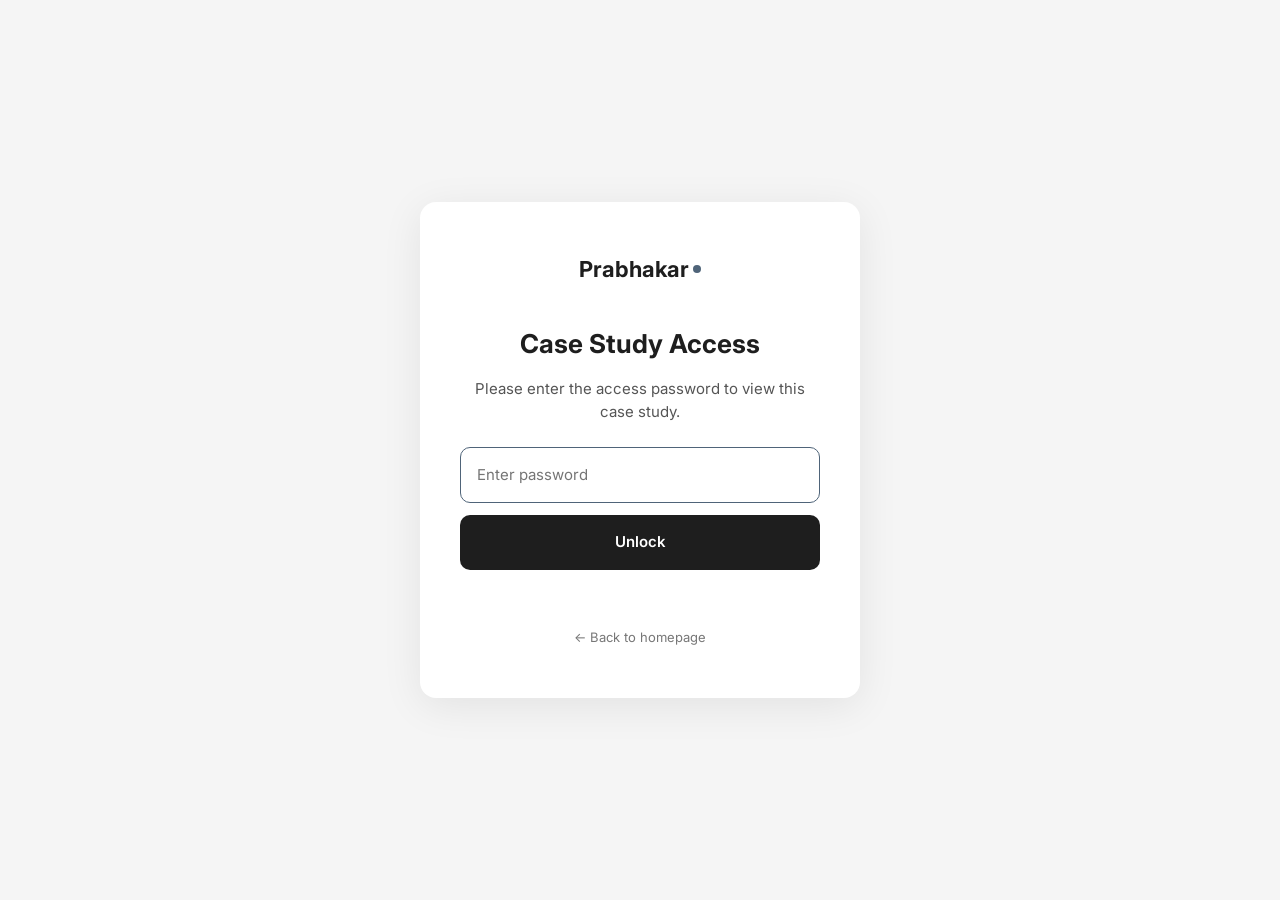
<file: projects/autodesk.html>
<!DOCTYPE html>
<html lang="en">
<head>
  <meta charset="UTF-8" />
  <link rel="icon" type="image/png" sizes="32x32" href="../images/favicon-32.png">
  <link rel="icon" type="image/png" sizes="16x16" href="../images/favicon-16.png">
  <meta name="viewport" content="width=device-width, initial-scale=1.0" />
  <script src="../js/gate.js"></script>
  <title>Autodesk — Agent Experience | Prabhakar Seenappa</title>
  <meta name="description" content="Case study: Redesigning Autodesk's customer service agent platform to eliminate legacy tooling, unify fragmented workflows, and improve operational efficiency." />
  <link rel="preconnect" href="https://fonts.googleapis.com" />
  <link rel="preconnect" href="https://fonts.gstatic.com" crossorigin />
  <link href="https://fonts.googleapis.com/css2?family=Inter:wght@300;400;500;600;700;800&display=swap" rel="stylesheet" />
  <link rel="stylesheet" href="../css/style.css" />
  <link rel="stylesheet" href="../css/project.css" />
</head>
<body>

<!-- NAVIGATION -->
<nav class="nav" role="navigation" aria-label="Main navigation">
  <div class="nav__inner">
    <a href="../index.html" class="nav__logo">Prabhakar<span class="nav__logo-dot"></span></a>
    <ul class="nav__links" role="list">
      <li><a href="../index.html#about"      class="nav__link">About</a></li>
      <li><a href="../index.html#experience" class="nav__link">Experience</a></li>
      <li><a href="../index.html#skills"     class="nav__link">Skills</a></li>
      <li><a href="../index.html#portfolio"  class="nav__link active">Portfolio</a></li>
      <li><a href="../index.html#blog"       class="nav__link">Blog</a></li>
    </ul>
    <a href="../index.html#contact" class="nav__cta">Let's Talk</a>
    <button class="nav__hamburger" aria-label="Toggle menu"><span></span><span></span><span></span></button>
  </div>
  <div class="nav__mobile">
    <a href="../index.html#about"      class="nav__mobile-link">About</a>
    <a href="../index.html#experience" class="nav__mobile-link">Experience</a>
    <a href="../index.html#portfolio"  class="nav__mobile-link">Portfolio</a>
    <a href="../index.html#contact"    class="nav__mobile-link">Contact</a>
  </div>
</nav>

<!-- HERO -->
<section class="project-hero" aria-label="Autodesk case study hero">
  <div class="project-hero__bg">
    <div class="thumb--autodesk" style="width:100%;height:100%;"></div>
    <div class="project-hero__bg-overlay"></div>
  </div>
  <div class="project-hero__inner">
    <a href="../index.html#portfolio" class="project-hero__back">← Back to Portfolio</a>
    <span class="project-hero__tag">Enterprise SaaS · 2023</span>
    <h1 class="project-hero__title">Autodesk — Agent Experience</h1>
    <p class="project-hero__subtitle">Unifying a fragmented customer service platform to empower global support agents with modern, efficient tooling that eliminated legacy system bottlenecks.</p>
  </div>
</section>

<!-- PROJECT BRIEF -->
<div class="cs-container--wide" style="padding-top:0;">
  <div class="project-brief fu">
    <div class="project-brief__grid">
      <div class="project-brief__item">
        <p class="project-brief__label">Client</p>
        <p class="project-brief__value">Autodesk</p>
      </div>
      <div class="project-brief__item">
        <p class="project-brief__label">My Role</p>
        <p class="project-brief__value">Lead UX Consultant</p>
      </div>
      <div class="project-brief__item">
        <p class="project-brief__label">Domain</p>
        <p class="project-brief__value">Enterprise SaaS · Customer Service</p>
      </div>
      <div class="project-brief__item">
        <p class="project-brief__label">Year</p>
        <p class="project-brief__value">2023</p>
      </div>
      <div class="project-brief__item">
        <p class="project-brief__label">Tools</p>
        <p class="project-brief__value">Figma · FigJam · Dovetail · Miro</p>
      </div>
    </div>
  </div>
</div>

<!-- OVERVIEW -->
<section class="cs-section">
  <div class="cs-container">
    <div class="fu">
      <p class="cs-section-label">Overview</p>
      <h2 class="cs-section-title">When the Tools Break, the Service Breaks</h2>
      <p class="cs-body">Autodesk's global customer support organization employs thousands of agents who handle technical support, licensing, billing, and enterprise account management. These agents are the frontline of Autodesk's customer experience — and they were struggling.</p>
      <p class="cs-body">The root cause wasn't agent skill or motivation. It was the tooling. A collection of aging, siloed systems had accumulated over years of acquisitions and incremental product additions. Agents routinely toggled between multiple applications to resolve a single customer issue, manually copying information between systems and losing precious minutes — and customer trust — at every handoff.</p>
      <p class="cs-body">As Lead UX Consultant, I was embedded with the Autodesk team to lead research, synthesis, and design for a unified agent experience platform.</p>
    </div>
  </div>
</section>

<!-- PROBLEM -->
<section class="cs-section cs-section--alt">
  <div class="cs-container">
    <div class="cs-highlight-box fu">
      <p class="cs-section-label">The Challenge</p>
      <h2 class="cs-section-title">Agents faced significant obstacles due to outdated tooling, legacy processes, and operational inefficiencies.</h2>
      <p class="cs-body">The existing agent desktop was not a unified platform — it was a loosely stitched collection of browser tabs, internal wikis, and custom tools that agents had learned to navigate through tribal knowledge and personal workarounds.</p>
      <div class="cs-problems">
        <div class="cs-problem-item">
          <span class="cs-problem-num">01</span>
          <p class="cs-problem-text"><strong>Fragmented tooling</strong> — Agents averaged 7+ different applications per customer interaction. The cognitive overhead of context-switching was measurable in both handle time and error rate.</p>
        </div>
        <div class="cs-problem-item">
          <span class="cs-problem-num">02</span>
          <p class="cs-problem-text"><strong>Broken knowledge access</strong> — Support articles, product documentation, and escalation procedures lived in separate systems with no unified search. Agents often resolved issues from memory because finding official guidance took too long.</p>
        </div>
        <div class="cs-problem-item">
          <span class="cs-problem-num">03</span>
          <p class="cs-problem-text"><strong>Invisible customer context</strong> — Agents frequently began interactions without visibility into the customer's product history, previous cases, or account health — forcing customers to repeat information they'd already shared.</p>
        </div>
        <div class="cs-problem-item">
          <span class="cs-problem-num">04</span>
          <p class="cs-problem-text"><strong>No performance feedback loop</strong> — Agents received CSAT scores but no actionable signals during interactions. High performers had developed personal heuristics that were never codified or shared.</p>
        </div>
      </div>
    </div>
  </div>
</section>

<!-- RESEARCH -->
<section class="cs-section">
  <div class="cs-container">
    <div class="fu">
      <p class="cs-section-label">Research</p>
      <h2 class="cs-section-title">Going Where the Work Happens</h2>
      <p class="cs-body">I designed a research program anchored in observational methods — the only reliable way to understand what agents actually do versus what they report doing. I collaborated with the Autodesk team to align on research goals, recruit participants across tiers and geographies, and coordinate in-person and remote sessions.</p>
    </div>

    <div class="cs-methods fu">
      <div class="cs-method">
        <span class="cs-method__icon">🏢</span>
        <div class="cs-method__body">
          <h4>Shadow Sessions</h4>
          <p>In-person observation of agents across 4 global locations (US, India, Ireland, Philippines) — watching real customer interactions unfold in real time.</p>
        </div>
      </div>
      <div class="cs-method">
        <span class="cs-method__icon">🎙️</span>
        <div class="cs-method__body">
          <h4>Contextual Interviews</h4>
          <p>24 in-depth interviews with agents segmented by tier (T1/T2/T3), tenure (new vs. veteran), and specialization (technical, billing, enterprise).</p>
        </div>
      </div>
      <div class="cs-method">
        <span class="cs-method__icon">🗺️</span>
        <div class="cs-method__body">
          <h4>Service Blueprint</h4>
          <p>Mapped the full agent journey from case intake to resolution across all channels — phone, chat, email — to identify systemic failure points and duplication.</p>
        </div>
      </div>
      <div class="cs-method">
        <span class="cs-method__icon">📋</span>
        <div class="cs-method__body">
          <h4>Affinity Mapping</h4>
          <p>Facilitated synthesis workshops with the Autodesk design and product team, clustering 400+ data points into themes, patterns, and opportunity areas.</p>
        </div>
      </div>
      <div class="cs-method">
        <span class="cs-method__icon">📊</span>
        <div class="cs-method__body">
          <h4>Quantitative Audit</h4>
          <p>Analyzed 6 months of operational metrics — average handle time, first-contact resolution, CSAT by tier — to quantify the cost of the current experience.</p>
        </div>
      </div>
      <div class="cs-method">
        <span class="cs-method__icon">👥</span>
        <div class="cs-method__body">
          <h4>Persona Development</h4>
          <p>Built 4 agent personas (New Hire Nav, Veteran Specialist, Escalation Lead, Enterprise Account Manager) to anchor design decisions throughout the project.</p>
        </div>
      </div>
    </div>

    <div class="cs-insights fu">
      <div class="cs-insight">
        <p class="cs-insight__label">Critical Finding</p>
        <p class="cs-insight__text">Veteran agents had developed elaborate personal systems — physical notes, browser bookmarks, copy-paste scripts — to compensate for tooling gaps. This "shadow infrastructure" was invisible to management and impossible to onboard new agents to.</p>
      </div>
      <div class="cs-insight">
        <p class="cs-insight__label">Opportunity</p>
        <p class="cs-insight__text">If the platform could codify the best practices of top-performing agents into the interface itself — smart defaults, contextual guidance, unified customer history — it could compress the experience gap between new and veteran agents significantly.</p>
      </div>
    </div>
  </div>
</section>

<!-- DESIGN -->
<section class="cs-section cs-section--alt">
  <div class="cs-container">
    <div class="fu">
      <p class="cs-section-label">Design Process</p>
      <h2 class="cs-section-title">Designing the Unified Agent Desktop</h2>
      <p class="cs-body">Co-creation was central to this project. I facilitated weekly design workshops with Autodesk product managers, engineers, and — critically — agents themselves. Involving agents in ideation, not just validation, produced designs that reflected how people actually thought about their work.</p>
    </div>

    <div class="cs-phases fu">
      <div class="cs-phase">
        <div class="cs-phase__icon">🔬</div>
        <h4 class="cs-phase__title">Research &amp; Alignment</h4>
        <p class="cs-phase__desc">Collaborative sessions with Autodesk to align on findings, prioritize problems, and establish design principles from evidence.</p>
      </div>
      <div class="cs-phase">
        <div class="cs-phase__icon">✏️</div>
        <h4 class="cs-phase__title">Concept &amp; Co-Creation</h4>
        <p class="cs-phase__desc">Sketching sprints and low-fidelity wireframes reviewed with agents to validate conceptual direction before investing in high-fidelity work.</p>
      </div>
      <div class="cs-phase">
        <div class="cs-phase__icon">🖼️</div>
        <h4 class="cs-phase__title">Prototype &amp; Iterate</h4>
        <p class="cs-phase__desc">Three rounds of interactive Figma prototypes, each validated in moderated testing sessions with agents from different tiers and locations.</p>
      </div>
      <div class="cs-phase">
        <div class="cs-phase__icon">🚀</div>
        <h4 class="cs-phase__title">Handoff &amp; Advocacy</h4>
        <p class="cs-phase__desc">Detailed design specifications, component documentation, and design rationale presented to engineering and QA for phased implementation.</p>
      </div>
    </div>

    <div class="cs-mockup fu thumb--autodesk" role="img" aria-label="Autodesk Agent Platform — Unified Workspace">
      <!-- background image applied via .thumb--autodesk in project.css -->
    </div>

    <div class="fu">
      <p class="cs-section-label">Core Solutions</p>
      <h3 class="cs-section-title" style="font-size:24px; margin-bottom:20px;">What We Built</h3>
      <div class="cs-learnings">
        <div class="cs-learning">
          <span class="cs-learning__num">01</span>
          <p class="cs-learning__text"><strong>Customer 360 Panel</strong> — A single-pane view of every relevant customer data point: product licenses, case history, account health, recent interactions, and account tier — loaded automatically when a case opens, with zero manual lookup required.</p>
        </div>
        <div class="cs-learning">
          <span class="cs-learning__num">02</span>
          <p class="cs-learning__text"><strong>Unified Knowledge Base</strong> — Integrated search across all support documentation, internal wikis, and escalation playbooks — surfacing the most relevant articles contextually based on case category and customer profile.</p>
        </div>
        <div class="cs-learning">
          <span class="cs-learning__num">03</span>
          <p class="cs-learning__text"><strong>Guided Resolution Flows</strong> — For the 20 highest-volume issue types, step-by-step resolution flows that encoded veteran agent expertise — reducing reliance on tribal knowledge and dramatically improving new agent performance.</p>
        </div>
        <div class="cs-learning">
          <span class="cs-learning__num">04</span>
          <p class="cs-learning__text"><strong>Real-Time Sentiment Indicators</strong> — Subtle conversation health signals (escalation risk, customer frustration cues) surfaced within the case view to help agents adjust their approach before a situation deteriorated.</p>
        </div>
      </div>
    </div>
  </div>
</section>

<!-- OUTCOMES -->
<section class="cs-section">
  <div class="cs-container">
    <div class="fu">
      <p class="cs-section-label">Impact</p>
      <h2 class="cs-section-title">Measurable Improvement in Agent Performance</h2>
    </div>

    <div class="cs-outcomes fu">
      <div class="cs-outcome">
        <p class="cs-outcome__num">↓ 38%</p>
        <p class="cs-outcome__label">Reduction in average handle time within the first quarter of the unified platform rollout</p>
      </div>
      <div class="cs-outcome">
        <p class="cs-outcome__num">↑ 22%</p>
        <p class="cs-outcome__label">Improvement in first-contact resolution rate — customers getting answers without escalation or callback</p>
      </div>
      <div class="cs-outcome">
        <p class="cs-outcome__num">↓ 60%</p>
        <p class="cs-outcome__label">Reduction in new agent onboarding time to proficiency — from 8 weeks to approximately 3 weeks</p>
      </div>
    </div>

    <div class="fu" style="margin-top:48px;">
      <p class="cs-section-label">Key Learnings</p>
      <h3 class="cs-section-title" style="font-size:24px; margin-bottom:20px;">Reflections</h3>
      <div class="cs-learnings">
        <div class="cs-learning">
          <span class="cs-learning__num">01</span>
          <p class="cs-learning__text"><strong>Shadow infrastructure is a signal, not a problem.</strong> When employees create workarounds, they're telling you exactly what the official system fails to provide. Shadow sessions revealed a design brief that no stakeholder meeting ever could have produced.</p>
        </div>
        <div class="cs-learning">
          <span class="cs-learning__num">02</span>
          <p class="cs-learning__text"><strong>Codifying expertise is a design challenge.</strong> The gap between new and veteran agents was primarily a knowledge access problem, not a skill problem. Embedding expert heuristics directly into the interface democratized excellence in a way that training alone never would.</p>
        </div>
        <div class="cs-learning">
          <span class="cs-learning__num">03</span>
          <p class="cs-learning__text"><strong>Global research changes everything.</strong> The pain points in Autodesk's India support center were meaningfully different from those in the US. Multi-location research wasn't a nice-to-have — it was the only way to design something that worked globally rather than just in the home market.</p>
        </div>
      </div>
    </div>
  </div>
</section>

<!-- PROJECT NAVIGATION -->
<nav class="project-nav" aria-label="Project navigation">
  <div class="project-nav__inner">
    <a href="crowdstrike.html" class="project-nav__item">
      <span class="project-nav__dir">← Previous Project</span>
      <span class="project-nav__title">CrowdStrike — Sales Cloud</span>
    </a>
    <div class="project-nav__divider" aria-hidden="true"></div>
    <a href="pruxpress.html" class="project-nav__item">
      <span class="project-nav__dir">Next Project →</span>
      <span class="project-nav__title">PruXpress — Advisor Portal</span>
    </a>
  </div>
</nav>

<button class="btt" aria-label="Back to top">↑</button>
<script src="../js/main.js"></script>
</body>
</html>
</file>
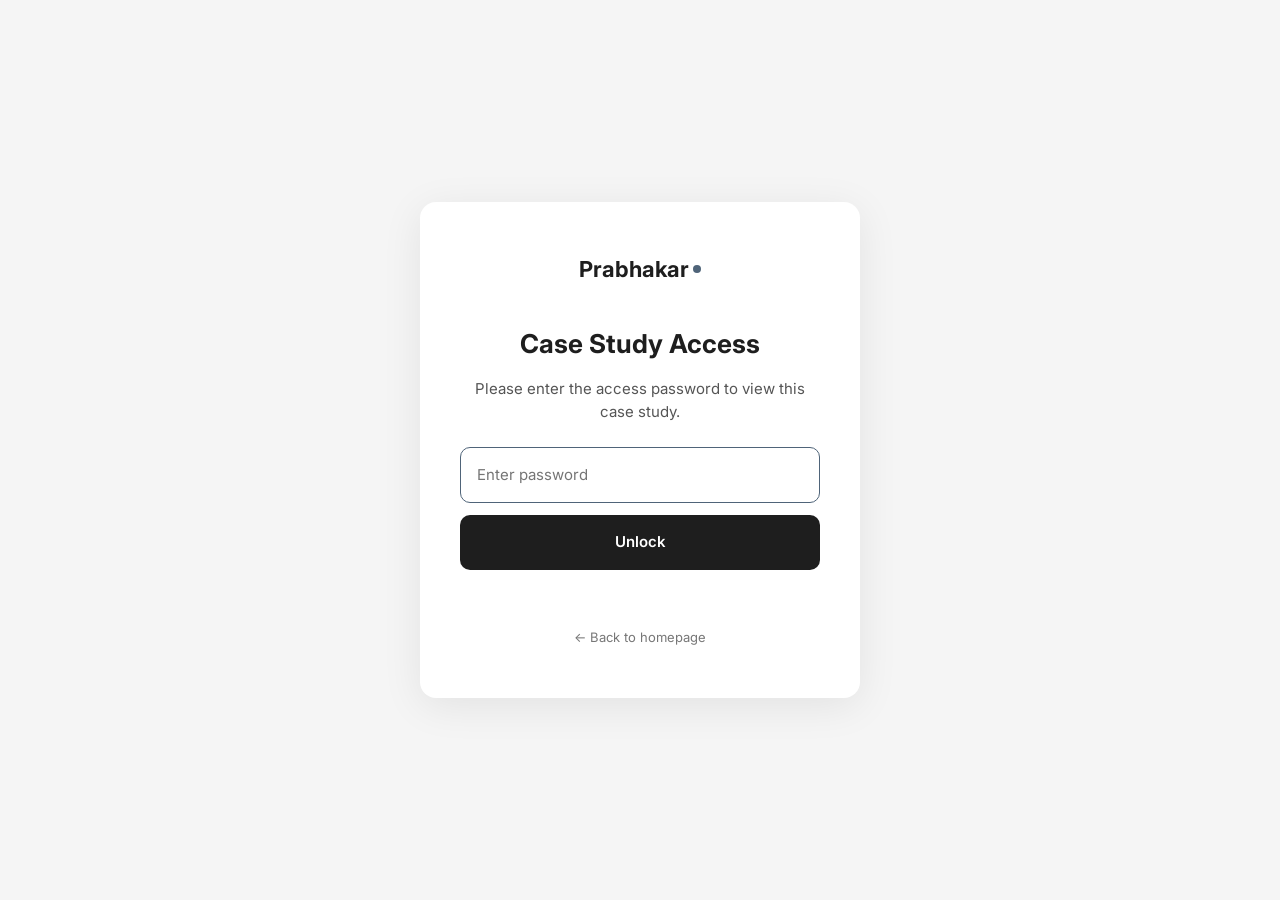
<file: projects/crowdstrike.html>
<!DOCTYPE html>
<html lang="en">
<head>
  <meta charset="UTF-8" />
  <link rel="icon" type="image/png" sizes="32x32" href="../images/favicon-32.png">
  <link rel="icon" type="image/png" sizes="16x16" href="../images/favicon-16.png">
  <meta name="viewport" content="width=device-width, initial-scale=1.0" />
  <script src="../js/gate.js"></script>
  <title>CrowdStrike — Salesforce Sales Cloud | Prabhakar Seenappa</title>
  <meta name="description" content="Case study: Research-led redesign of an enterprise Salesforce Sales Cloud experience — consolidating a fragmented multi-tab workflow into a single-pane deal workspace with AI-surfaced next-best-actions and an accessibility-first component system." />
  <link rel="preconnect" href="https://fonts.googleapis.com" />
  <link rel="preconnect" href="https://fonts.gstatic.com" crossorigin />
  <link href="https://fonts.googleapis.com/css2?family=Inter:wght@300;400;500;600;700;800&display=swap" rel="stylesheet" />
  <link rel="stylesheet" href="../css/style.css" />
  <link rel="stylesheet" href="../css/project.css" />
</head>
<body>

<!-- NAVIGATION -->
<nav class="nav" role="navigation" aria-label="Main navigation">
  <div class="nav__inner">
    <a href="../index.html" class="nav__logo">Prabhakar<span class="nav__logo-dot"></span></a>
    <ul class="nav__links" role="list">
      <li><a href="../index.html#about"     class="nav__link">About</a></li>
      <li><a href="../index.html#experience" class="nav__link">Experience</a></li>
      <li><a href="../index.html#skills"    class="nav__link">Skills</a></li>
      <li><a href="../index.html#portfolio" class="nav__link active">Portfolio</a></li>
      <li><a href="../index.html#blog"      class="nav__link">Blog</a></li>
    </ul>
    <a href="../index.html#contact" class="nav__cta">Let's Talk</a>
    <button class="nav__hamburger" aria-label="Toggle menu"><span></span><span></span><span></span></button>
  </div>
  <div class="nav__mobile">
    <a href="../index.html#about"      class="nav__mobile-link">About</a>
    <a href="../index.html#experience" class="nav__mobile-link">Experience</a>
    <a href="../index.html#portfolio"  class="nav__mobile-link">Portfolio</a>
    <a href="../index.html#contact"    class="nav__mobile-link">Contact</a>
  </div>
</nav>

<!-- HERO -->
<section class="project-hero" aria-label="CrowdStrike case study hero">
  <div class="project-hero__bg">
    <div class="thumb--crowdstrike" style="width:100%;height:100%;"></div>
    <div class="project-hero__bg-overlay"></div>
  </div>
  <div class="project-hero__inner">
    <a href="../index.html#portfolio" class="project-hero__back">← Back to Portfolio</a>
    <span class="project-hero__tag">Enterprise SaaS · 2023</span>
    <h1 class="project-hero__title">CrowdStrike — Salesforce Sales Cloud</h1>
    <p class="project-hero__subtitle">Transforming the sales experience during a period of rapid growth — replacing a fragmented, multi-tab workflow with an iconic, seamless, AI-powered interface that sales professionals would actually choose to use.</p>
  </div>
</section>

<!-- PROJECT BRIEF -->
<div class="cs-container--wide" style="padding-top:0;">
  <div class="project-brief fu">
    <div class="project-brief__grid">
      <div class="project-brief__item">
        <p class="project-brief__label">Client</p>
        <p class="project-brief__value">CrowdStrike / Salesforce</p>
      </div>
      <div class="project-brief__item">
        <p class="project-brief__label">My Role</p>
        <p class="project-brief__value">Lead UX Consultant</p>
      </div>
      <div class="project-brief__item">
        <p class="project-brief__label">Domain</p>
        <p class="project-brief__value">Enterprise SaaS · Cybersecurity</p>
      </div>
      <div class="project-brief__item">
        <p class="project-brief__label">Year</p>
        <p class="project-brief__value">2023</p>
      </div>
      <div class="project-brief__item">
        <p class="project-brief__label">Tools</p>
        <p class="project-brief__value">Figma · Miro · UserTesting</p>
      </div>
    </div>
  </div>
</div>

<!-- OVERVIEW -->
<section class="cs-section">
  <div class="cs-container">
    <div class="fu">
      <p class="cs-section-label">Overview</p>
      <h2 class="cs-section-title">The Mission: Let the Platform Keep Up With the Growth</h2>
      <p class="cs-body">CrowdStrike, the Austin-based cybersecurity leader, was scaling its sales organization aggressively. The problem was that their Salesforce Sales Cloud experience had not evolved at the same pace as the company's growth — leaving sales teams navigating a fragmented, unintuitive platform that slowed productivity and frustrated the people responsible for hitting those numbers.</p>
      <p class="cs-body">As Lead UX Consultant embedded with the Salesforce design team, I was tasked with designing an experience that would become a competitive differentiator internally — an iconic, seamless, and intelligent sales platform that professionals would actually <em>want</em> to use every day.</p>
    </div>
  </div>
</section>

<!-- PROBLEM -->
<section class="cs-section cs-section--alt">
  <div class="cs-container">
    <div class="cs-highlight-box fu">
      <p class="cs-section-label">The Challenge</p>
      <h2 class="cs-section-title">"Transform the sales experience to create iconic, seamless, and intelligent experiences."</h2>
      <p class="cs-body">CrowdStrike's sales reps were spending more time wrestling with their tools than selling. The Salesforce platform, configured over years of incremental changes, had become a patchwork of disconnected workflows, redundant data entry, and unclear information hierarchies.</p>
      <div class="cs-problems">
        <div class="cs-problem-item">
          <span class="cs-problem-num">01</span>
          <p class="cs-problem-text"><strong>Fragmented workflows</strong> — Sales reps toggled between multiple tabs to complete a single customer interaction, losing context at every step and losing hours of selling time each day.</p>
        </div>
        <div class="cs-problem-item">
          <span class="cs-problem-num">02</span>
          <p class="cs-problem-text"><strong>Low platform adoption</strong> — Without an intuitive experience, reps kept critical deal information outside Salesforce in spreadsheets and email, making pipeline data unreliable and forecasting inaccurate.</p>
        </div>
        <div class="cs-problem-item">
          <span class="cs-problem-num">03</span>
          <p class="cs-problem-text"><strong>No AI leverage</strong> — The platform was not utilizing available AI capabilities to surface next-best actions, flag at-risk deals, or automate low-value data entry — a significant missed opportunity in a data-rich sales environment.</p>
        </div>
        <div class="cs-problem-item">
          <span class="cs-problem-num">04</span>
          <p class="cs-problem-text"><strong>Accessibility gaps</strong> — Existing screens failed WCAG 2.1 color contrast requirements and had inconsistent keyboard navigation, creating barriers for sales team members with visual or motor disabilities.</p>
        </div>
      </div>
    </div>
  </div>
</section>

<!-- RESEARCH PROCESS -->
<section class="cs-section">
  <div class="cs-container">
    <div class="fu">
      <p class="cs-section-label">Research</p>
      <h2 class="cs-section-title">Understanding the Sales Rep's World</h2>
      <p class="cs-body">Before touching a wireframe, I needed to deeply understand how CrowdStrike's sales professionals actually worked — not how the system assumed they worked. I led a structured research program spanning three weeks.</p>
    </div>

    <div class="cs-methods fu">
      <div class="cs-method">
        <span class="cs-method__icon">🎙️</span>
        <div class="cs-method__body">
          <h4>User Interviews</h4>
          <p>Moderated interviews with sales reps, managers, and SDRs across deal stages — enterprise, mid-market, and SMB.</p>
        </div>
      </div>
      <div class="cs-method">
        <span class="cs-method__icon">👀</span>
        <div class="cs-method__body">
          <h4>Contextual Inquiry</h4>
          <p>Shadowed sales reps during live customer calls and pipeline reviews to observe real tool usage patterns and workarounds.</p>
        </div>
      </div>
      <div class="cs-method">
        <span class="cs-method__icon">🗺️</span>
        <div class="cs-method__body">
          <h4>Journey Mapping</h4>
          <p>Constructed future-state journey maps for 5 distinct user personas representing the full spectrum of sales roles and behavioral patterns.</p>
        </div>
      </div>
      <div class="cs-method">
        <span class="cs-method__icon">🔍</span>
        <div class="cs-method__body">
          <h4>Heuristic Evaluation</h4>
          <p>Systematic audit of the existing Salesforce screens against Nielsen's 10 usability heuristics, documenting and ranking every distinct pain point.</p>
        </div>
      </div>
      <div class="cs-method">
        <span class="cs-method__icon">📊</span>
        <div class="cs-method__body">
          <h4>Analytics Analysis</h4>
          <p>Analyzed Salesforce usage telemetry to identify drop-off points, most-used features, and features that were technically available but never touched.</p>
        </div>
      </div>
      <div class="cs-method">
        <span class="cs-method__icon">🧪</span>
        <div class="cs-method__body">
          <h4>Usability Testing</h4>
          <p>Moderated usability sessions with existing users on current-state tasks, establishing baseline performance metrics for comparison.</p>
        </div>
      </div>
    </div>

    <div class="fu" style="margin-top:48px;">
      <p class="cs-section-label">Key Insights</p>
      <h3 class="cs-section-title" style="font-size:24px; margin-bottom:20px;">What the Research Revealed</h3>
      <div class="cs-insights">
        <div class="cs-insight">
          <p class="cs-insight__label">Insight 01</p>
          <p class="cs-insight__text">"I have the data — I just can't find it fast enough." Speed and findability were more critical than any new feature. Reps needed fewer clicks to get to the information they already had.</p>
        </div>
        <div class="cs-insight">
          <p class="cs-insight__label">Insight 02</p>
          <p class="cs-insight__text">"I trust my spreadsheet more than Salesforce." Platform credibility was broken — reps maintained parallel systems because they didn't trust the data in CRM to be accurate or current.</p>
        </div>
        <div class="cs-insight">
          <p class="cs-insight__label">Insight 03</p>
          <p class="cs-insight__text">"I'd love AI that helps me prioritize, not just summarize." Reps were open to AI assistance but wanted it to be actionable — telling them what to do next, not just restating what they already knew.</p>
        </div>
        <div class="cs-insight">
          <p class="cs-insight__label">Insight 04</p>
          <p class="cs-insight__text">New reps (< 6 months) struggled significantly with onboarding to the platform, extending time-to-productivity by weeks — a hidden cost the business had underestimated.</p>
        </div>
      </div>
    </div>
  </div>
</section>

<!-- DESIGN PROCESS -->
<section class="cs-section cs-section--alt">
  <div class="cs-container">
    <div class="fu">
      <p class="cs-section-label">Design Process</p>
      <h2 class="cs-section-title">From Insight to Interface</h2>
      <p class="cs-body">With clear research findings in hand, I structured the design process around three guiding pillars: <strong>establish an innovation-focused mindset</strong>, <strong>define an experience foundation for consistency and efficiency</strong>, and <strong>deliver a simple, intuitive interface for successful adoption</strong>.</p>
    </div>

    <div class="cs-phases fu">
      <div class="cs-phase">
        <div class="cs-phase__icon">🧭</div>
        <h4 class="cs-phase__title">Empathize</h4>
        <p class="cs-phase__desc">Deep research, persona development, and journey mapping to align the team on who we were designing for and why.</p>
      </div>
      <div class="cs-phase">
        <div class="cs-phase__icon">🎯</div>
        <h4 class="cs-phase__title">Define</h4>
        <p class="cs-phase__desc">Synthesized research into a prioritized problem space — pain points ranked by frequency, severity, and business impact.</p>
      </div>
      <div class="cs-phase">
        <div class="cs-phase__icon">💡</div>
        <h4 class="cs-phase__title">Ideate</h4>
        <p class="cs-phase__desc">Facilitated design sprints, sketching sessions, and concept critiques to explore the full solution space before narrowing.</p>
      </div>
      <div class="cs-phase">
        <div class="cs-phase__icon">🎨</div>
        <h4 class="cs-phase__title">Design &amp; Test</h4>
        <p class="cs-phase__desc">High-fidelity Figma prototypes, tested in moderated sessions. Iterated three rounds based on user feedback before final handoff.</p>
      </div>
    </div>

    <div class="fu">
      <p class="cs-section-label">Design Decisions</p>
      <h3 class="cs-section-title" style="font-size:24px; margin-bottom:20px;">Key Solutions</h3>
      <p class="cs-body">Three design decisions had the greatest measurable impact on adoption and task efficiency:</p>
      <div class="cs-learnings" style="margin-top:24px;">
        <div class="cs-learning">
          <span class="cs-learning__num">01</span>
          <p class="cs-learning__text"><strong>Unified Deal Workspace</strong> — Consolidated the multi-tab workflow into a single-pane deal view with contextual panels, reducing average task completion time by bringing all relevant data into one coherent view.</p>
        </div>
        <div class="cs-learning">
          <span class="cs-learning__num">02</span>
          <p class="cs-learning__text"><strong>AI-Powered Next Best Actions</strong> — Surfaced intelligent recommendations (follow-up timing, deal health scores, at-risk flags) directly in the deal view, making AI assistance feel natural rather than bolted on.</p>
        </div>
        <div class="cs-learning">
          <span class="cs-learning__num">03</span>
          <p class="cs-learning__text"><strong>Accessibility-First UI System</strong> — Rebuilt the component library with WCAG 2.1 AA color contrast, full keyboard navigation, ARIA labeling, and focus management — creating a more inclusive experience for all users.</p>
        </div>
      </div>
    </div>
  </div>
</section>

<!-- THE SCREENS -->
<section class="cs-section">
  <div class="cs-container">
    <div class="fu">
      <p class="cs-section-label">The Screens</p>
      <h2 class="cs-section-title">One Workspace, Five Lenses</h2>
      <p class="cs-body">The screens below are the <strong>Front Line Manager</strong> flow — one of several role-tailored dashboards in the redesign. It is a single console shell with five tabs, and it is the clearest expression of the core idea: rather than sending a manager to six separate destinations, give them one place that changes lens without losing their filter context, their territory, or their place.</p>
      <p class="cs-body">These are dense analytics surfaces. <strong>Select any screen to open it full-size</strong>, then scroll, pinch, or use the zoom controls — the counters, thresholds and colour coding carry the argument, and none of it survives being shrunk.</p>

      <div class="shots-note">
        <span class="shots-note__icon" aria-hidden="true">ⓘ</span>
        <span>Prototype screens from the design file. <strong>All figures, account names and rep names shown are sample data</strong> — not real customer, pipeline or revenue information.</span>
      </div>
    </div>

    <div class="shots fu" data-shots>

      <figure class="shot">
        <button type="button" class="shot__btn"
                data-full="../images/crowdstrike/01-manage-accounts.png"
                data-num="01" data-title="Manage Accounts"
                data-cap="The manager's default lens. Ten counters sit above the fold, and the entire second row is exceptions — churn risk, red-status accounts, escalated cases, missed QBRs. The first question the screen answers is “where is my team off track”, not “how did we do”.">
          <img class="shot__img" loading="lazy" width="880" height="842"
               src="../images/crowdstrike/01-manage-accounts-thumb.jpg"
               alt="Sales manager dashboard showing account value counters, exception counters for churn and compliance, pipeline funnel, per-rep revenue charts, and account and opportunity tables.">
          <span class="shot__cue" aria-hidden="true">⤢ Zoom</span>
        </button>
        <figcaption class="shot__meta">
          <span class="shot__num">01 · One filter context, five lenses</span>
          <h3 class="shot__title">Manage Accounts</h3>
          <p class="shot__cap">The manager's default lens. Ten counters sit above the fold, and the entire second row is exceptions — churn risk, red-status accounts, escalated cases, missed QBRs. The first question the screen answers is “where is my team off track”, not “how did we do”.</p>
        </figcaption>
      </figure>

      <figure class="shot">
        <button type="button" class="shot__btn"
                data-full="../images/crowdstrike/02-manage-opportunities.png"
                data-num="02" data-title="Manage Opportunities"
                data-cap="Same shell, different lens. The top row reports outcomes; the second row reports only exceptions — past close date, missing MEDDICC qualification, missing partner, at risk. Separating the two means a manager never has to hunt for the problems inside the scoreboard.">
          <img class="shot__img" loading="lazy" width="880" height="731"
               src="../images/crowdstrike/02-manage-opportunities-thumb.jpg"
               alt="Opportunity management view with won and lost deal counters, a row of exception counters, pipeline by account bar chart, and an opportunities by stage funnel.">
          <span class="shot__cue" aria-hidden="true">⤢ Zoom</span>
        </button>
        <figcaption class="shot__meta">
          <span class="shot__num">02 · Exceptions get their own row</span>
          <h3 class="shot__title">Manage Opportunities</h3>
          <p class="shot__cap">Same shell, different lens. The top row reports outcomes; the second row reports only exceptions — past close date, missing MEDDICC qualification, missing partner, at risk. Separating the two means a manager never has to hunt for the problems inside the scoreboard.</p>
        </figcaption>
      </figure>

      <figure class="shot">
        <button type="button" class="shot__btn"
                data-full="../images/crowdstrike/03-forecast.png"
                data-num="03" data-title="Forecast"
                data-cap="Forecasting needs more control than account review does, so the filter bar expands here — stage, record type, status and a close-date range join the base filters. Quota attainment reads amber against a green forecast-to-quota, so the gap between where the team is and where it is heading resolves in one glance.">
          <img class="shot__img" loading="lazy" width="880" height="963"
               src="../images/crowdstrike/03-forecast-thumb.jpg"
               alt="Forecast view with closed-won, expected-to-close, forecast and quota cards, quota attainment and forecast-to-quota percentages, team rollup gauge, forecast trend chart and pipeline coverage bars.">
          <span class="shot__cue" aria-hidden="true">⤢ Zoom</span>
        </button>
        <figcaption class="shot__meta">
          <span class="shot__num">03 · Controls scale with the question</span>
          <h3 class="shot__title">Forecast</h3>
          <p class="shot__cap">Forecasting needs more control than account review does, so the filter bar expands here — stage, record type, status and a close-date range join the base filters. Quota attainment reads amber against a green forecast-to-quota, so the gap between where the team is and where it is heading resolves in one glance.</p>
        </figcaption>
      </figure>

      <figure class="shot">
        <button type="button" class="shot__btn"
                data-full="../images/crowdstrike/04-whitespace.png"
                data-num="04" data-title="Whitespace"
                data-cap="The most unusual screen in the set. An account-by-product matrix where the answer lives in the empty cells, not the filled ones — every gap is a product an existing customer has not bought yet. Inverting the usual “show me what I have” dashboard turns the same data into a prospecting list.">
          <img class="shot__img" loading="lazy" width="880" height="746"
               src="../images/crowdstrike/04-whitespace-thumb.jpg"
               alt="Whitespace analysis showing a dark matrix of accounts against product columns, with filled dots for owned products and empty dots for gaps, plus a product adoption trend chart with a projection past today.">
          <span class="shot__cue" aria-hidden="true">⤢ Zoom</span>
        </button>
        <figcaption class="shot__meta">
          <span class="shot__num">04 · Opportunity encoded as absence</span>
          <h3 class="shot__title">Whitespace</h3>
          <p class="shot__cap">The most unusual screen in the set. An account-by-product matrix where the answer lives in the empty cells, not the filled ones — every gap is a product an existing customer has not bought yet. Inverting the usual “show me what I have” dashboard turns the same data into a prospecting list.</p>
        </figcaption>
      </figure>

      <figure class="shot">
        <button type="button" class="shot__btn"
                data-full="../images/crowdstrike/05-news.png"
                data-num="05" data-title="News"
                data-cap="The filter bar disappears entirely here, because nothing on this tab is filterable by territory or product. The chrome is not persistent for its own sake — each lens carries only the controls that change what it shows, which is why five tabs never start to feel like five different products.">
          <img class="shot__img" loading="lazy" width="880" height="562"
               src="../images/crowdstrike/05-news-thumb.jpg"
               alt="Industry news feed inside the same console shell, showing article cards with thumbnails, source and timestamp, with the filter bar removed entirely.">
          <span class="shot__cue" aria-hidden="true">⤢ Zoom</span>
        </button>
        <figcaption class="shot__meta">
          <span class="shot__num">05 · Chrome that knows when to leave</span>
          <h3 class="shot__title">News</h3>
          <p class="shot__cap">The filter bar disappears entirely here, because nothing on this tab is filterable by territory or product. The chrome is not persistent for its own sake — each lens carries only the controls that change what it shows, which is why five tabs never start to feel like five different products.</p>
        </figcaption>
      </figure>

    </div>
  </div>
</section>

<!-- OUTCOMES -->
<section class="cs-section cs-section--alt">
  <div class="cs-container">
    <div class="fu">
      <p class="cs-section-label">Impact</p>
      <h2 class="cs-section-title">Results That Moved the Business</h2>
      <p class="cs-body">Post-launch feedback and usability metrics showed improvement across every key dimension of the sales experience:</p>
    </div>

    <div class="cs-learnings fu" style="margin-top:24px;">
      <div class="cs-learning">
        <span class="cs-learning__num">01</span>
        <p class="cs-learning__text"><strong>Adoption climbed measurably in the first two months.</strong> Reps who had been avoiding the platform started using it as their primary surface — the clearest signal that the redesign had removed enough friction to change behaviour rather than just appearance.</p>
      </div>
      <div class="cs-learning">
        <span class="cs-learning__num">02</span>
        <p class="cs-learning__text"><strong>Core tasks got materially faster.</strong> Pipeline updates, deal reviews and follow-up logging all shortened once the single-pane workspace removed the tab-switching that had been fragmenting every interaction.</p>
      </div>
      <div class="cs-learning">
        <span class="cs-learning__num">03</span>
        <p class="cs-learning__text"><strong>CRM data quality improved as the workarounds stopped.</strong> Reps began entering deal information directly instead of maintaining parallel spreadsheets — which meant pipeline data and forecasting became trustworthy for the first time.</p>
      </div>
      <div class="cs-learning">
        <span class="cs-learning__num">04</span>
        <p class="cs-learning__text"><strong>The component library passed accessibility standards.</strong> Colour contrast, keyboard navigation, ARIA labelling and focus management were rebuilt to WCAG 2.1 AA — the first time these screens had met the standard.</p>
      </div>
    </div>

    <div class="fu" style="margin-top:48px;">
      <p class="cs-section-label">Key Learnings</p>
      <h3 class="cs-section-title" style="font-size:24px; margin-bottom:20px;">What This Project Taught Me</h3>
      <div class="cs-learnings">
        <div class="cs-learning">
          <span class="cs-learning__num">01</span>
          <p class="cs-learning__text"><strong>Speed of access beats breadth of features.</strong> Sales reps didn't need more capabilities — they needed faster paths to the ones they already had. This reinforced that UX strategy must start by mapping the task frequency-difficulty matrix before proposing new features.</p>
        </div>
        <div class="cs-learning">
          <span class="cs-learning__num">02</span>
          <p class="cs-learning__text"><strong>Trust is a design problem.</strong> The parallel spreadsheet behavior wasn't laziness — it was a rational response to an unreliable system. Rebuilding trust required both design changes and a clear communication strategy around data reliability.</p>
        </div>
        <div class="cs-learning">
          <span class="cs-learning__num">03</span>
          <p class="cs-learning__text"><strong>AI feels natural when it reduces work, not adds to it.</strong> The most successful AI integration happened when it eliminated a manual step the user was already doing — not when it added a new interaction they had to learn.</p>
        </div>
      </div>
    </div>
  </div>
</section>

<!-- PROJECT NAVIGATION -->
<nav class="project-nav" aria-label="Project navigation">
  <div class="project-nav__inner">
    <a href="venturebacked.html" class="project-nav__item">
      <span class="project-nav__dir">← Previous Project</span>
      <span class="project-nav__title">VentureBacked — Community Platform</span>
    </a>
    <div class="project-nav__divider" aria-hidden="true"></div>
    <a href="autodesk.html" class="project-nav__item">
      <span class="project-nav__dir">Next Project →</span>
      <span class="project-nav__title">Autodesk — Agent Experience</span>
    </a>
  </div>
</nav>

<button class="btt" aria-label="Back to top">↑</button>
<script src="../js/main.js"></script>
<script src="../js/lightbox.js"></script>
</body>
</html>
</file>
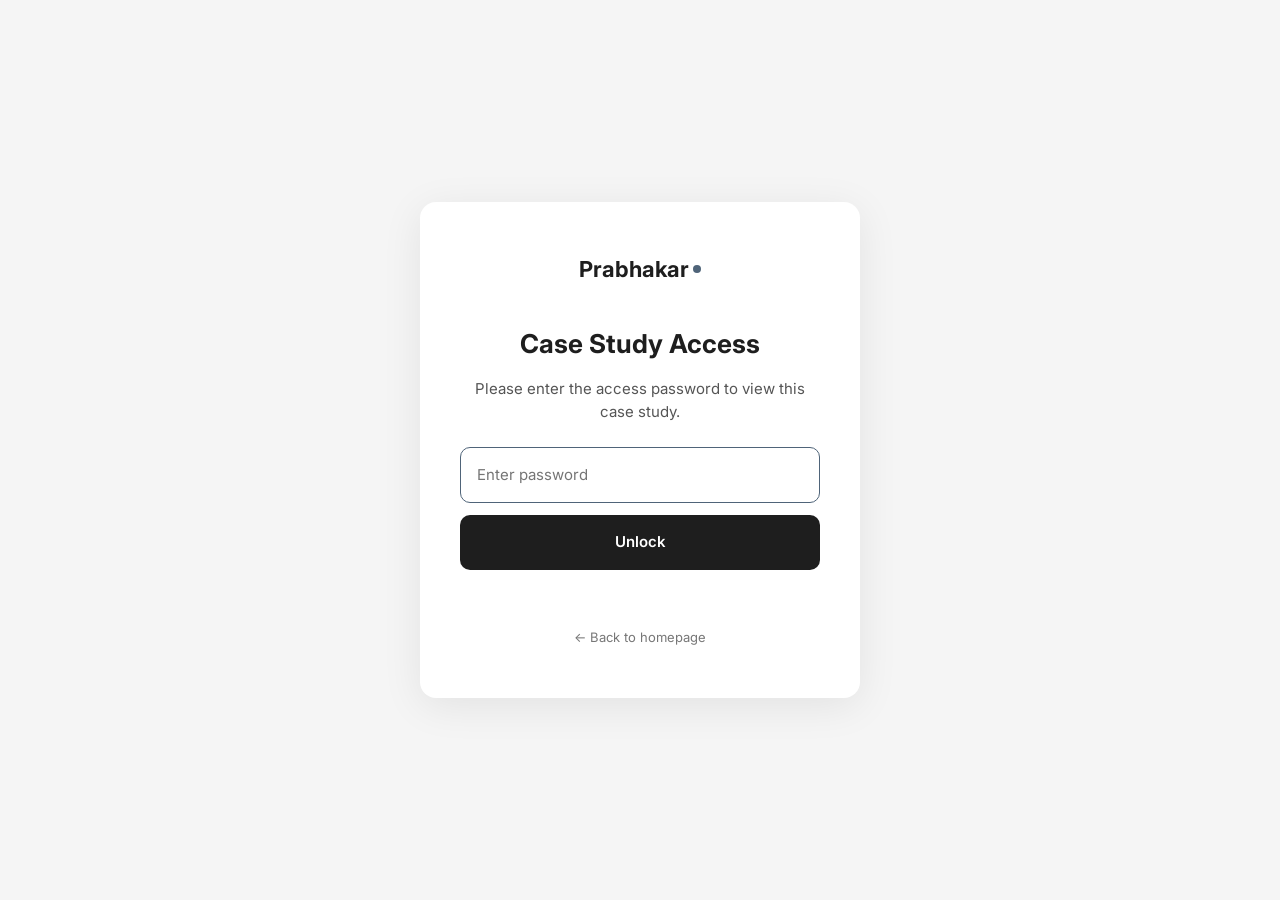
<file: projects/cvs.html>
<!DOCTYPE html>
<html lang="en">
<head>
  <meta charset="UTF-8" />
  <link rel="icon" type="image/png" sizes="32x32" href="../images/favicon-32.png">
  <link rel="icon" type="image/png" sizes="16x16" href="../images/favicon-16.png">
  <meta name="viewport" content="width=device-width, initial-scale=1.0" />
  <script src="../js/gate.js"></script>
  <title>CVS Health — Claims Portal | Prabhakar Seenappa</title>
  <meta name="description" content="Case study: Overhauling the CVS Health pharmacy claims portal through heuristic evaluation, accessibility audits, and iterative user testing to improve task completion and inclusivity." />
  <link rel="preconnect" href="https://fonts.googleapis.com" />
  <link rel="preconnect" href="https://fonts.gstatic.com" crossorigin />
  <link href="https://fonts.googleapis.com/css2?family=Inter:wght@300;400;500;600;700;800&display=swap" rel="stylesheet" />
  <link rel="stylesheet" href="../css/style.css" />
  <link rel="stylesheet" href="../css/project.css" />
</head>
<body>

<!-- NAVIGATION -->
<nav class="nav" role="navigation" aria-label="Main navigation">
  <div class="nav__inner">
    <a href="../index.html" class="nav__logo">Prabhakar<span class="nav__logo-dot"></span></a>
    <ul class="nav__links" role="list">
      <li><a href="../index.html#about"      class="nav__link">About</a></li>
      <li><a href="../index.html#experience" class="nav__link">Experience</a></li>
      <li><a href="../index.html#skills"     class="nav__link">Skills</a></li>
      <li><a href="../index.html#portfolio"  class="nav__link active">Portfolio</a></li>
      <li><a href="../index.html#blog"       class="nav__link">Blog</a></li>
    </ul>
    <a href="../index.html#contact" class="nav__cta">Let's Talk</a>
    <button class="nav__hamburger" aria-label="Toggle menu"><span></span><span></span><span></span></button>
  </div>
  <div class="nav__mobile">
    <a href="../index.html#about"      class="nav__mobile-link">About</a>
    <a href="../index.html#experience" class="nav__mobile-link">Experience</a>
    <a href="../index.html#portfolio"  class="nav__mobile-link">Portfolio</a>
    <a href="../index.html#contact"    class="nav__mobile-link">Contact</a>
  </div>
</nav>

<!-- HERO -->
<section class="project-hero" aria-label="CVS Health case study hero">
  <div class="project-hero__bg">
    <div class="thumb--cvs" style="width:100%;height:100%;"></div>
    <div class="project-hero__bg-overlay"></div>
  </div>
  <div class="project-hero__inner">
    <a href="../index.html#portfolio" class="project-hero__back">← Back to Portfolio</a>
    <span class="project-hero__tag">Healthcare UX · 2019</span>
    <h1 class="project-hero__title">CVS Health — Claims Portal</h1>
    <p class="project-hero__subtitle">Transforming a critical healthcare portal through evidence-based UX research, accessibility remediation, and iterative design — making claims management genuinely usable for all patients.</p>
  </div>
</section>

<!-- PROJECT BRIEF -->
<div class="cs-container--wide" style="padding-top:0;">
  <div class="project-brief fu">
    <div class="project-brief__grid">
      <div class="project-brief__item">
        <p class="project-brief__label">Client</p>
        <p class="project-brief__value">CVS Health</p>
      </div>
      <div class="project-brief__item">
        <p class="project-brief__label">My Role</p>
        <p class="project-brief__value">UX Designer &amp; Researcher</p>
      </div>
      <div class="project-brief__item">
        <p class="project-brief__label">Domain</p>
        <p class="project-brief__value">Healthcare · Insurance · Consumer Portal</p>
      </div>
      <div class="project-brief__item">
        <p class="project-brief__label">Year</p>
        <p class="project-brief__value">2019</p>
      </div>
      <div class="project-brief__item">
        <p class="project-brief__label">Tools</p>
        <p class="project-brief__value">Figma · UserTesting · Axe · NVDA</p>
      </div>
    </div>
  </div>
</div>

<!-- OVERVIEW -->
<section class="cs-section">
  <div class="cs-container">
    <div class="fu">
      <p class="cs-section-label">Overview</p>
      <h2 class="cs-section-title">Healthcare UX Has Real Consequences</h2>
      <p class="cs-body">The CVS Health Claims Portal is the digital interface through which millions of patients manage their pharmacy insurance claims — submitting claims for reimbursement, checking claim status, understanding benefit coverage, and resolving disputes. Unlike most digital products, a poor experience here doesn't just cause frustration. It can mean missed reimbursements, delayed medications, and real financial harm to vulnerable users.</p>
      <p class="cs-body">CVS engaged our team at Cognizant to conduct a comprehensive UX assessment and redesign of the claims portal with two imperatives: dramatically improve usability for the general population, and ensure full accessibility compliance for users with visual, motor, and cognitive disabilities — a population significantly over-represented among regular pharmacy customers.</p>
      <p class="cs-body">As lead UX designer on the engagement, I owned research, interaction design, and accessibility strategy from discovery through design handoff.</p>
    </div>
  </div>
</section>

<!-- PROBLEM -->
<section class="cs-section cs-section--alt">
  <div class="cs-container">
    <div class="cs-highlight-box fu">
      <p class="cs-section-label">The Challenge</p>
      <h2 class="cs-section-title">A portal that served the system's needs, not the patient's needs.</h2>
      <p class="cs-body">The existing claims portal had been designed around internal CVS Health workflow requirements rather than around how patients actually think about and manage their healthcare finances. The result was a technically functional system that was genuinely difficult to use — particularly for the users who needed it most.</p>
      <div class="cs-problems">
        <div class="cs-problem-item">
          <span class="cs-problem-num">01</span>
          <p class="cs-problem-text"><strong>Opaque claim status language</strong> — Claim statuses used internal insurance terminology ("Adjudicated," "Pended," "EOB Issued") that patients couldn't interpret without calling support. The portal generated ~45,000 support calls monthly, most of which were patients asking "What does this status mean?"</p>
        </div>
        <div class="cs-problem-item">
          <span class="cs-problem-num">02</span>
          <p class="cs-problem-text"><strong>Multi-step submission friction</strong> — Submitting a new claim required navigating 7 separate screens, with no progress indicators, no save-and-continue functionality, and automatic session timeouts that caused users to lose their work — particularly damaging for users on slow connections or assistive technology.</p>
        </div>
        <div class="cs-problem-item">
          <span class="cs-problem-num">03</span>
          <p class="cs-problem-text"><strong>Critical accessibility failures</strong> — Initial audit revealed 140+ WCAG 2.1 violations — including color contrast failures on primary CTAs, form fields without programmatic labels, error messages not announced to screen readers, and interactive elements unreachable by keyboard navigation.</p>
        </div>
        <div class="cs-problem-item">
          <span class="cs-problem-num">04</span>
          <p class="cs-problem-text"><strong>No mobile optimization</strong> — 58% of portal traffic was mobile, but the portal was designed exclusively for desktop. Mobile users encountered truncated tables, overlapping elements, and form fields too small to interact with on a touchscreen.</p>
        </div>
      </div>
    </div>
  </div>
</section>

<!-- RESEARCH -->
<section class="cs-section">
  <div class="cs-container">
    <div class="fu">
      <p class="cs-section-label">Research</p>
      <h2 class="cs-section-title">Evidence-Based Assessment Across Three Dimensions</h2>
      <p class="cs-body">The research program was designed to generate evidence across three distinct dimensions: usability failures (what's hard to use), accessibility violations (what's unusable for people with disabilities), and content comprehension failures (what's impossible to understand). Each dimension required different methods.</p>
    </div>

    <div class="cs-methods fu">
      <div class="cs-method">
        <span class="cs-method__icon">🔎</span>
        <div class="cs-method__body">
          <h4>Heuristic Evaluation</h4>
          <p>Expert review of the full portal against Nielsen's 10 heuristics and healthcare-specific UX principles — generating a prioritized list of 89 usability issues across severity levels.</p>
        </div>
      </div>
      <div class="cs-method">
        <span class="cs-method__icon">♿</span>
        <div class="cs-method__body">
          <h4>Accessibility Audit</h4>
          <p>Automated scanning with Axe combined with manual testing using NVDA screen reader and keyboard-only navigation — identifying 140+ WCAG 2.1 violations with remediation priority rankings.</p>
        </div>
      </div>
      <div class="cs-method">
        <span class="cs-method__icon">🧪</span>
        <div class="cs-method__body">
          <h4>Moderated Usability Testing</h4>
          <p>20 moderated sessions — 14 general population users and 6 users with disabilities (visual impairment, motor disability, cognitive disability) performing 8 core portal tasks.</p>
        </div>
      </div>
      <div class="cs-method">
        <span class="cs-method__icon">📞</span>
        <div class="cs-method__body">
          <h4>Support Call Analysis</h4>
          <p>Analyzed 3 months of support call transcripts to identify the specific portal failures most frequently driving customers to phone support — quantifying the operational cost of UX debt.</p>
        </div>
      </div>
      <div class="cs-method">
        <span class="cs-method__icon">📝</span>
        <div class="cs-method__body">
          <h4>Content Comprehension Testing</h4>
          <p>Plain language assessment of all status messages, error states, and help content — testing comprehension with patients who had no insurance industry background.</p>
        </div>
      </div>
      <div class="cs-method">
        <span class="cs-method__icon">📱</span>
        <div class="cs-method__body">
          <h4>Mobile Context Research</h4>
          <p>Contextual research into when and where patients accessed the portal on mobile — understanding the environmental context (on the way to the pharmacy, in a waiting room) that mobile design needed to accommodate.</p>
        </div>
      </div>
    </div>

    <div class="cs-insights fu">
      <div class="cs-insight">
        <p class="cs-insight__label">Critical Finding</p>
        <p class="cs-insight__text">Users with screen readers were completely unable to complete a claim submission — the process had 6 form fields with no programmatic labels and an error summary that was visually present but never announced to assistive technology. This wasn't a minor compliance gap; it was a complete exclusion of a significant user population.</p>
      </div>
      <div class="cs-insight">
        <p class="cs-insight__label">Business Finding</p>
        <p class="cs-insight__text">Support call analysis revealed that 62% of monthly support volume was driven by just 3 comprehension failures — all of which were fixable through plain language rewrites and better status design. The business case for UX investment was straightforward: fix 3 content problems, reduce support costs by ~$2M annually.</p>
      </div>
    </div>
  </div>
</section>

<!-- DESIGN -->
<section class="cs-section cs-section--alt">
  <div class="cs-container">
    <div class="fu">
      <p class="cs-section-label">Design Process</p>
      <h2 class="cs-section-title">Accessibility-First, Mobile-Forward Redesign</h2>
      <p class="cs-body">This project required a disciplined dual-track approach: an accessibility remediation track that systematically resolved WCAG violations, and a UX redesign track that rebuilt the core claim submission and status management flows from the ground up. Both tracks ran in parallel, with regular integration checkpoints.</p>
    </div>

    <div class="cs-phases fu">
      <div class="cs-phase">
        <div class="cs-phase__icon">📋</div>
        <h4 class="cs-phase__title">Prioritized Remediation Plan</h4>
        <p class="cs-phase__desc">Classified all 140+ accessibility violations by severity and user impact — creating a phased remediation roadmap aligned with development sprint capacity.</p>
      </div>
      <div class="cs-phase">
        <div class="cs-phase__icon">✏️</div>
        <h4 class="cs-phase__title">Flow Redesign</h4>
        <p class="cs-phase__desc">Rebuilt claim submission as a progressive, 3-step flow with persistent progress indicators, auto-save, and session extension warnings — eliminating the work-loss problem entirely.</p>
      </div>
      <div class="cs-phase">
        <div class="cs-phase__icon">📱</div>
        <h4 class="cs-phase__title">Mobile-First Responsive</h4>
        <p class="cs-phase__desc">Designed all screens mobile-first, with responsive breakpoints ensuring every interaction was fully operable on the smallest common screen sizes without horizontal scrolling.</p>
      </div>
      <div class="cs-phase">
        <div class="cs-phase__icon">✅</div>
        <h4 class="cs-phase__title">Accessibility Verification</h4>
        <p class="cs-phase__desc">Every design deliverable included an accessibility annotation layer — specifying ARIA labels, focus order, error announcement behavior, and keyboard interaction patterns for engineers.</p>
      </div>
    </div>

    <div class="cs-mockup fu thumb--cvs" role="img" aria-label="CVS Health Claims Portal — Redesigned Status View">
      <!-- background image applied via .thumb--cvs in project.css -->
    </div>

    <div class="fu">
      <p class="cs-section-label">Key Design Decisions</p>
      <h3 class="cs-section-title" style="font-size:24px; margin-bottom:20px;">What We Changed</h3>
      <div class="cs-learnings">
        <div class="cs-learning">
          <span class="cs-learning__num">01</span>
          <p class="cs-learning__text"><strong>Plain Language Status System</strong> — Replaced all internal insurance terminology with patient-centered plain language. "Adjudicated" became "Processed — payment on the way." Every status was accompanied by a one-sentence explanation of what it meant for the patient and what action (if any) they needed to take.</p>
        </div>
        <div class="cs-learning">
          <span class="cs-learning__num">02</span>
          <p class="cs-learning__text"><strong>3-Step Progressive Submission</strong> — Collapsed the 7-screen submission flow into a clearly signposted 3-step process with auto-save at each step, session extension prompts, and the ability to return and complete a saved draft — eliminating the most common frustration of lost work.</p>
        </div>
        <div class="cs-learning">
          <span class="cs-learning__num">03</span>
          <p class="cs-learning__text"><strong>Full Accessibility Rebuild</strong> — Every form field received programmatic labels and descriptions. Error states were redesigned with both visual and programmatic notification. Focus management was implemented throughout, ensuring keyboard users could navigate every workflow without a mouse.</p>
        </div>
        <div class="cs-learning">
          <span class="cs-learning__num">04</span>
          <p class="cs-learning__text"><strong>Responsive Claims Dashboard</strong> — Rebuilt the claims history from a fixed-width desktop table into a card-based responsive layout that presented the most critical claim information (status, amount, date) at a glance on any screen size.</p>
        </div>
      </div>
    </div>
  </div>
</section>

<!-- OUTCOMES -->
<section class="cs-section">
  <div class="cs-container">
    <div class="fu">
      <p class="cs-section-label">Impact</p>
      <h2 class="cs-section-title">Usability and Accessibility Transformed Together</h2>
    </div>

    <div class="cs-outcomes fu">
      <div class="cs-outcome">
        <p class="cs-outcome__num">140+</p>
        <p class="cs-outcome__label">WCAG 2.1 violations resolved — achieving AA compliance across the full portal and enabling use by screen reader and keyboard-only users</p>
      </div>
      <div class="cs-outcome">
        <p class="cs-outcome__num">↓ 58%</p>
        <p class="cs-outcome__label">Reduction in portal-related support call volume within the first quarter — directly attributable to plain language status redesign</p>
      </div>
      <div class="cs-outcome">
        <p class="cs-outcome__num">↑ 44%</p>
        <p class="cs-outcome__label">Improvement in task completion rate for claim submission — measured in post-launch usability testing against the pre-redesign baseline</p>
      </div>
    </div>

    <div class="fu" style="margin-top:48px;">
      <p class="cs-section-label">Key Learnings</p>
      <h3 class="cs-section-title" style="font-size:24px; margin-bottom:20px;">Reflections</h3>
      <div class="cs-learnings">
        <div class="cs-learning">
          <span class="cs-learning__num">01</span>
          <p class="cs-learning__text"><strong>Accessibility is a quality measure, not a compliance checkbox.</strong> Every accessibility fix we made also improved the experience for general users. Clearer labels, better error messages, and logical focus order made the portal better for everyone — not just users with disabilities.</p>
        </div>
        <div class="cs-learning">
          <span class="cs-learning__num">02</span>
          <p class="cs-learning__text"><strong>The language IS the interface.</strong> In healthcare, the words on the screen carry more weight than the visual design. The plain language rewrite was the single highest-impact change we made — reducing confusion and support calls more than any structural redesign could have on its own.</p>
        </div>
        <div class="cs-learning">
          <span class="cs-learning__num">03</span>
          <p class="cs-learning__text"><strong>Include users with disabilities in usability testing from day one.</strong> Testing only with the general population would have shipped a product that was still unusable for screen reader users. Including disabled users in research uncovered issues that automated auditing tools completely missed.</p>
        </div>
      </div>
    </div>
  </div>
</section>

<!-- PROJECT NAVIGATION -->
<nav class="project-nav" aria-label="Project navigation">
  <div class="project-nav__inner">
    <a href="lifely.html" class="project-nav__item">
      <span class="project-nav__dir">← Previous Project</span>
      <span class="project-nav__title">Lifely — Life Insurance UX</span>
    </a>
    <div class="project-nav__divider" aria-hidden="true"></div>
    <a href="walmart.html" class="project-nav__item">
      <span class="project-nav__dir">Next Project →</span>
      <span class="project-nav__title">Walmart — Pulse App</span>
    </a>
  </div>
</nav>

<button class="btt" aria-label="Back to top">↑</button>
<script src="../js/main.js"></script>
</body>
</html>
</file>
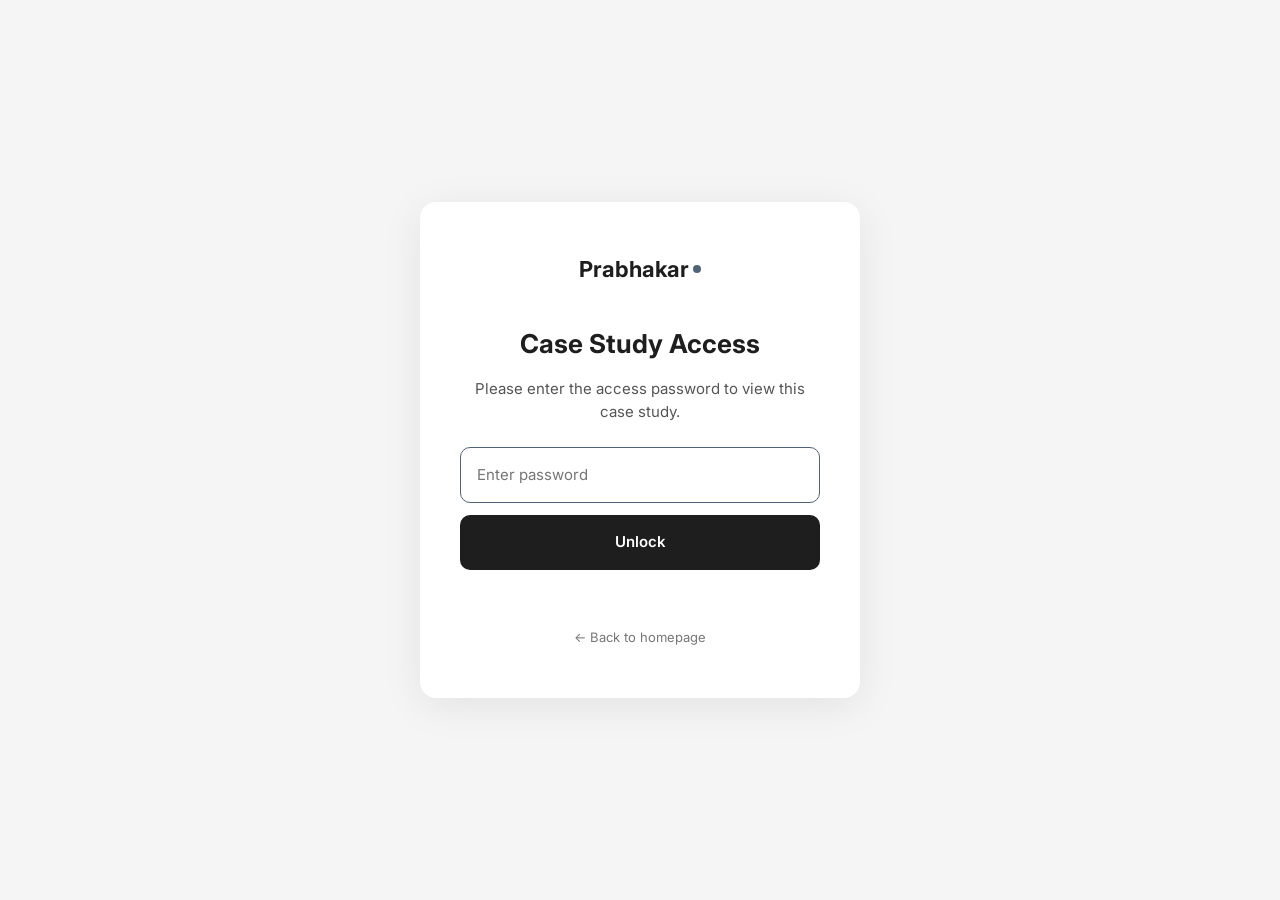
<file: projects/lifely.html>
<!DOCTYPE html>
<html lang="en">
<head>
  <meta charset="UTF-8" />
  <link rel="icon" type="image/png" sizes="32x32" href="../images/favicon-32.png">
  <link rel="icon" type="image/png" sizes="16x16" href="../images/favicon-16.png">
  <meta name="viewport" content="width=device-width, initial-scale=1.0" />
  <script src="../js/gate.js"></script>
  <title>Lifely — Term Life Insurance UX | Prabhakar Seenappa</title>
  <meta name="description" content="Case study: Reimagining a term life insurance product website for Gen Z audiences using conversational UI, modern brand identity, and accessibility-first design." />
  <link rel="preconnect" href="https://fonts.googleapis.com" />
  <link rel="preconnect" href="https://fonts.gstatic.com" crossorigin />
  <link href="https://fonts.googleapis.com/css2?family=Inter:wght@300;400;500;600;700;800&display=swap" rel="stylesheet" />
  <link rel="stylesheet" href="../css/style.css" />
  <link rel="stylesheet" href="../css/project.css" />
</head>
<body>

<!-- NAVIGATION -->
<nav class="nav" role="navigation" aria-label="Main navigation">
  <div class="nav__inner">
    <a href="../index.html" class="nav__logo">Prabhakar<span class="nav__logo-dot"></span></a>
    <ul class="nav__links" role="list">
      <li><a href="../index.html#about"      class="nav__link">About</a></li>
      <li><a href="../index.html#experience" class="nav__link">Experience</a></li>
      <li><a href="../index.html#skills"     class="nav__link">Skills</a></li>
      <li><a href="../index.html#portfolio"  class="nav__link active">Portfolio</a></li>
      <li><a href="../index.html#blog"       class="nav__link">Blog</a></li>
    </ul>
    <a href="../index.html#contact" class="nav__cta">Let's Talk</a>
    <button class="nav__hamburger" aria-label="Toggle menu"><span></span><span></span><span></span></button>
  </div>
  <div class="nav__mobile">
    <a href="../index.html#about"      class="nav__mobile-link">About</a>
    <a href="../index.html#experience" class="nav__mobile-link">Experience</a>
    <a href="../index.html#portfolio"  class="nav__mobile-link">Portfolio</a>
    <a href="../index.html#contact"    class="nav__mobile-link">Contact</a>
  </div>
</nav>

<!-- HERO -->
<section class="project-hero" aria-label="Lifely case study hero">
  <div class="project-hero__bg">
    <div class="thumb--lifely" style="width:100%;height:100%;"></div>
    <div class="project-hero__bg-overlay"></div>
  </div>
  <div class="project-hero__inner">
    <a href="../index.html#portfolio" class="project-hero__back">← Back to Portfolio</a>
    <span class="project-hero__tag">Consumer Product · 2020</span>
    <h1 class="project-hero__title">Lifely — Term Life Insurance UX</h1>
    <p class="project-hero__subtitle">Reimagining how a new generation discovers, understands, and purchases life insurance — through conversational design, modern brand identity, and radical simplicity.</p>
  </div>
</section>

<!-- PROJECT BRIEF -->
<div class="cs-container--wide" style="padding-top:0;">
  <div class="project-brief fu">
    <div class="project-brief__grid">
      <div class="project-brief__item">
        <p class="project-brief__label">Client</p>
        <p class="project-brief__value">Lifely</p>
      </div>
      <div class="project-brief__item">
        <p class="project-brief__label">My Role</p>
        <p class="project-brief__value">UX Designer &amp; Researcher</p>
      </div>
      <div class="project-brief__item">
        <p class="project-brief__label">Domain</p>
        <p class="project-brief__value">InsurTech · Consumer Digital</p>
      </div>
      <div class="project-brief__item">
        <p class="project-brief__label">Year</p>
        <p class="project-brief__value">2020</p>
      </div>
      <div class="project-brief__item">
        <p class="project-brief__label">Tools</p>
        <p class="project-brief__value">Figma · Hotjar · Miro · InVision</p>
      </div>
    </div>
  </div>
</div>

<!-- OVERVIEW -->
<section class="cs-section">
  <div class="cs-container">
    <div class="fu">
      <p class="cs-section-label">Overview</p>
      <h2 class="cs-section-title">Making Life Insurance Feel Human</h2>
      <p class="cs-body">Life insurance has a reputation problem. It's associated with complexity, jargon, and uncomfortable conversations about mortality — none of which resonate with younger audiences who are precisely the customers the industry needs to reach. Lifely, a term life insurance startup, wanted to break that pattern.</p>
      <p class="cs-body">The brief was both a design challenge and a brand challenge: create a digital experience that would make a 28-year-old feel like buying life insurance was a smart, modern, even aspirational financial decision — rather than something their parents nagged them about. The existing website read like a traditional insurance portal. It needed to feel like a trusted friend who happened to know a lot about financial planning.</p>
      <p class="cs-body">Working through Cognizant's client engagement model, I led UX research, information architecture, interaction design, and visual design for the full website redesign.</p>
    </div>
  </div>
</section>

<!-- PROBLEM -->
<section class="cs-section cs-section--alt">
  <div class="cs-container">
    <div class="cs-highlight-box fu">
      <p class="cs-section-label">The Challenge</p>
      <h2 class="cs-section-title">How do you sell something people don't want to think about, to people who've never thought about it?</h2>
      <p class="cs-body">Lifely faced a compounded acquisition problem: not only did they need to attract Gen Z customers, they needed to hold their attention long enough to educate them on a product category most had never engaged with — and then convert them before they bounced.</p>
      <div class="cs-problems">
        <div class="cs-problem-item">
          <span class="cs-problem-num">01</span>
          <p class="cs-problem-text"><strong>Limited market visibility</strong> — Lifely was a new entrant in a category dominated by incumbent brands with decades of brand equity. The website was their primary acquisition channel, and it wasn't differentiating them from anyone.</p>
        </div>
        <div class="cs-problem-item">
          <span class="cs-problem-num">02</span>
          <p class="cs-problem-text"><strong>High abandonment on quote flows</strong> — Analytics showed that the vast majority of visitors who initiated a quote request abandoned the process partway through. The quote flow was long, form-heavy, and felt like filling out a tax return rather than a conversation.</p>
        </div>
        <div class="cs-problem-item">
          <span class="cs-problem-num">03</span>
          <p class="cs-problem-text"><strong>Brand-audience mismatch</strong> — The existing visual design was corporate and conservative — appropriate for a 1950s insurance company, not a startup targeting 25–35-year-olds who comparison-shop on mobile devices while listening to podcasts.</p>
        </div>
        <div class="cs-problem-item">
          <span class="cs-problem-num">04</span>
          <p class="cs-problem-text"><strong>Education gap</strong> — Young prospects didn't understand the product. Without baseline education on what term life insurance is, why it matters, and how little it costs, even a beautiful design would fail to convert.</p>
        </div>
      </div>
    </div>
  </div>
</section>

<!-- RESEARCH -->
<section class="cs-section">
  <div class="cs-container">
    <div class="fu">
      <p class="cs-section-label">Research</p>
      <h2 class="cs-section-title">Understanding What Gen Z Actually Thinks About Life Insurance</h2>
      <p class="cs-body">Before designing anything, I needed to understand the target audience's actual attitudes, beliefs, and behaviors around financial protection — not the assumptions the business had built the original product around.</p>
    </div>

    <div class="cs-methods fu">
      <div class="cs-method">
        <span class="cs-method__icon">🎙️</span>
        <div class="cs-method__body">
          <h4>Attitudinal Interviews</h4>
          <p>16 in-depth interviews with 24–35-year-olds — exploring their financial decision-making, insurance awareness, digital purchase behaviors, and emotional associations with life insurance.</p>
        </div>
      </div>
      <div class="cs-method">
        <span class="cs-method__icon">📊</span>
        <div class="cs-method__body">
          <h4>Analytics Deep Dive</h4>
          <p>Heatmap and session recording analysis via Hotjar — identifying precise drop-off points in the quote flow and understanding which content areas attracted the most engagement.</p>
        </div>
      </div>
      <div class="cs-method">
        <span class="cs-method__icon">🔍</span>
        <div class="cs-method__body">
          <h4>Competitor Analysis</h4>
          <p>UX audit of 8 direct and adjacent competitors (including disruptors like Lemonade and Bestow) — identifying patterns that resonated with younger audiences and areas of differentiation opportunity.</p>
        </div>
      </div>
      <div class="cs-method">
        <span class="cs-method__icon">🧠</span>
        <div class="cs-method__body">
          <h4>Mental Model Mapping</h4>
          <p>Mapped users' existing mental models around financial decision-making to understand how life insurance could be framed within frameworks they already trusted.</p>
        </div>
      </div>
      <div class="cs-method">
        <span class="cs-method__icon">📱</span>
        <div class="cs-method__body">
          <h4>Mobile Behavior Analysis</h4>
          <p>65% of Lifely's traffic was mobile — conducted specific research on mobile purchase behavior in financial categories to inform interaction and form design.</p>
        </div>
      </div>
      <div class="cs-method">
        <span class="cs-method__icon">🎨</span>
        <div class="cs-method__body">
          <h4>Brand &amp; Visual Research</h4>
          <p>Visual preference testing across brand directions, tone-of-voice studies, and social media content analysis to calibrate what "trustworthy but approachable" looked like for this audience.</p>
        </div>
      </div>
    </div>

    <div class="cs-insights fu">
      <div class="cs-insight">
        <p class="cs-insight__label">Emotional Insight</p>
        <p class="cs-insight__text">The primary emotional barrier wasn't fear of death — it was feeling <em>under-qualified</em> to make the decision. Young prospects felt they didn't know enough to choose correctly, so they deferred. The design needed to make them feel guided and capable, not overwhelmed.</p>
      </div>
      <div class="cs-insight">
        <p class="cs-insight__label">Interaction Insight</p>
        <p class="cs-insight__text">Users who experienced the quote flow as a conversation (one question at a time, with clear explanations) converted at significantly higher rates than those exposed to traditional multi-field forms. This validated the Conversational UI hypothesis before we built anything.</p>
      </div>
      <div class="cs-insight">
        <p class="cs-insight__label">Trust Insight</p>
        <p class="cs-insight__text">Social proof in financial contexts needed to be specific and credible — not star ratings, but real customer stories with named circumstances ("Sarah, 29, new mom") that helped prospects see themselves in the product.</p>
      </div>
      <div class="cs-insight">
        <p class="cs-insight__label">Mobile Insight</p>
        <p class="cs-insight__text">Mobile form abandonment was 3× higher when input fields required more than 3 consecutive taps. Designing for thumb-first interactions — large touch targets, progressive disclosure, minimal mandatory fields — was essential for the mobile majority.</p>
      </div>
    </div>
  </div>
</section>

<!-- DESIGN -->
<section class="cs-section cs-section--alt">
  <div class="cs-container">
    <div class="fu">
      <p class="cs-section-label">Design Process</p>
      <h2 class="cs-section-title">From Corporate to Conversational</h2>
      <p class="cs-body">The design strategy had two parallel tracks: a brand and visual redesign that would attract and hold a younger audience, and a fundamental reimagining of the quote flow using Conversational UI principles to remove the intimidation from the purchase journey.</p>
    </div>

    <div class="cs-phases fu">
      <div class="cs-phase">
        <div class="cs-phase__icon">📐</div>
        <h4 class="cs-phase__title">Information Architecture</h4>
        <p class="cs-phase__desc">Restructured site architecture around user questions ("Do I need this?", "How much does it cost?", "Is this real?") rather than product features.</p>
      </div>
      <div class="cs-phase">
        <div class="cs-phase__icon">✏️</div>
        <h4 class="cs-phase__title">Wireframe Iterations</h4>
        <p class="cs-phase__desc">Four rounds of wireframe iteration — each tested with 5 target users before moving forward. Particular focus on the Conversational UI quote flow.</p>
      </div>
      <div class="cs-phase">
        <div class="cs-phase__icon">🎨</div>
        <h4 class="cs-phase__title">Brand &amp; Visual Design</h4>
        <p class="cs-phase__desc">Developed a fresh visual identity — warm, modern, human — that used photography, illustration, and typography to make life insurance feel approachable.</p>
      </div>
      <div class="cs-phase">
        <div class="cs-phase__icon">♿</div>
        <h4 class="cs-phase__title">Accessibility Audit</h4>
        <p class="cs-phase__desc">Full WCAG 2.1 AA compliance check — color contrast, focus management, screen reader compatibility — ensuring the site worked for all users.</p>
      </div>
    </div>

    <div class="cs-mockup fu thumb--lifely" role="img" aria-label="Lifely — Conversational Quote Flow">
      <!-- background image applied via .thumb--lifely in project.css -->
    </div>

    <div class="fu">
      <p class="cs-section-label">Signature Design Decision</p>
      <h3 class="cs-section-title" style="font-size:24px; margin-bottom:20px;">The Conversational UI Quote Flow</h3>
      <p class="cs-body">The most impactful design decision was replacing the traditional multi-field quote form with a Conversational UI pattern — one question at a time, presented as a natural dialogue, with helpful context for each question.</p>
      <div class="cs-learnings" style="margin-top:24px;">
        <div class="cs-learning">
          <span class="cs-learning__num">01</span>
          <p class="cs-learning__text"><strong>One question per screen</strong> — Eliminated the form anxiety of seeing 15 fields simultaneously. Each question was presented cleanly with a simple, clear answer mechanism — reducing cognitive load at each step.</p>
        </div>
        <div class="cs-learning">
          <span class="cs-learning__num">02</span>
          <p class="cs-learning__text"><strong>Contextual micro-education</strong> — Each question included a small "Why we ask" explainer that addressed the most common hesitations at that specific moment — converting uncertainty into confidence rather than abandonment.</p>
        </div>
        <div class="cs-learning">
          <span class="cs-learning__num">03</span>
          <p class="cs-learning__text"><strong>Progressive commitment</strong> — Early questions were easy and non-sensitive (age, gender, health basics), building momentum and investment before asking for contact information — a proven conversion optimization technique from behavioral economics.</p>
        </div>
      </div>
    </div>
  </div>
</section>

<!-- OUTCOMES -->
<section class="cs-section">
  <div class="cs-container">
    <div class="fu">
      <p class="cs-section-label">Impact</p>
      <h2 class="cs-section-title">Conversion Up. Drop-Off Down. Trust Built.</h2>
    </div>

    <div class="cs-outcomes fu">
      <div class="cs-outcome">
        <p class="cs-outcome__num">↑ 47%</p>
        <p class="cs-outcome__label">Increase in quote flow completion rate — the Conversational UI dramatically reduced abandonment versus the previous form design</p>
      </div>
      <div class="cs-outcome">
        <p class="cs-outcome__num">↑ 38%</p>
        <p class="cs-outcome__label">Improvement in mobile session duration and engagement depth — users explored more of the site before making a purchase decision</p>
      </div>
      <div class="cs-outcome">
        <p class="cs-outcome__num">↑ 31%</p>
        <p class="cs-outcome__label">Increase in overall conversion rate from website visitor to completed application within the first 60 days post-launch</p>
      </div>
    </div>

    <div class="fu" style="margin-top:48px;">
      <p class="cs-section-label">Key Learnings</p>
      <h3 class="cs-section-title" style="font-size:24px; margin-bottom:20px;">Reflections</h3>
      <div class="cs-learnings">
        <div class="cs-learning">
          <span class="cs-learning__num">01</span>
          <p class="cs-learning__text"><strong>Conversational UI is about empathy, not novelty.</strong> The reason it worked wasn't because it was a new interaction pattern — it was because it acknowledged that users were anxious and uncertain, and responded to that emotional state with patience and context rather than demanding information upfront.</p>
        </div>
        <div class="cs-learning">
          <span class="cs-learning__num">02</span>
          <p class="cs-learning__text"><strong>For complex products, education is a conversion mechanism.</strong> The "Why we ask" explainers were initially pushed back on as adding length. They turned out to be one of the highest-engagement elements on the page — users who read them converted at 2× the rate of those who didn't.</p>
        </div>
        <div class="cs-learning">
          <span class="cs-learning__num">03</span>
          <p class="cs-learning__text"><strong>Brand design has measurable business impact.</strong> The visual redesign wasn't purely aesthetic — the post-launch brand perception survey showed a significant shift in "trustworthy" and "modern" scores, which directly correlated with improved conversion metrics.</p>
        </div>
      </div>
    </div>
  </div>
</section>

<!-- PROJECT NAVIGATION -->
<nav class="project-nav" aria-label="Project navigation">
  <div class="project-nav__inner">
    <a href="pruxpress.html" class="project-nav__item">
      <span class="project-nav__dir">← Previous Project</span>
      <span class="project-nav__title">PruXpress — Advisor Portal</span>
    </a>
    <div class="project-nav__divider" aria-hidden="true"></div>
    <a href="cvs.html" class="project-nav__item">
      <span class="project-nav__dir">Next Project →</span>
      <span class="project-nav__title">CVS Health — Claims Portal</span>
    </a>
  </div>
</nav>

<button class="btt" aria-label="Back to top">↑</button>
<script src="../js/main.js"></script>
</body>
</html>
</file>
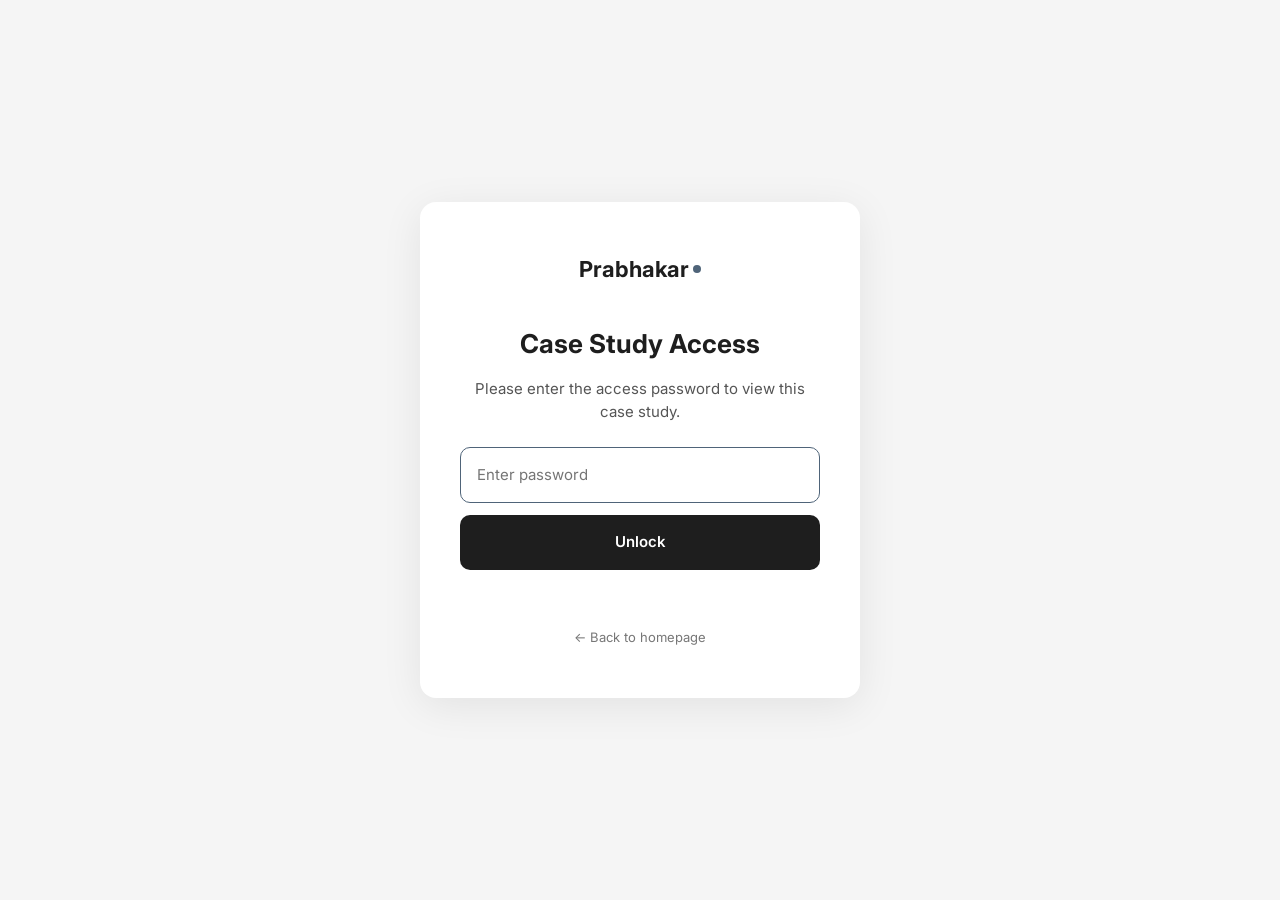
<file: projects/npa.html>
<!DOCTYPE html>
<html lang="en">
<head>
  <meta charset="UTF-8" />
  <link rel="icon" type="image/png" sizes="32x32" href="../images/favicon-32.png">
  <link rel="icon" type="image/png" sizes="16x16" href="../images/favicon-16.png">
  <meta name="viewport" content="width=device-width, initial-scale=1.0" />
  <script src="../js/gate.js"></script>
  <title>JPMorganChase — New Product Assessment (NPA) | Prabhakar Seenappa</title>
  <meta name="description" content="Case study: Full-lifecycle design ownership of the New Product Assessment (NPA) platform at JPMorganChase — discovery research, synthesis, information architecture, wireframes, high-fidelity design, interactive prototypes, usability validation, and developer handoff, with Claude AI, Figma AI, and Copilot in the workflow." />
  <link rel="preconnect" href="https://fonts.googleapis.com" />
  <link rel="preconnect" href="https://fonts.gstatic.com" crossorigin />
  <link href="https://fonts.googleapis.com/css2?family=Inter:wght@300;400;500;600;700;800&display=swap" rel="stylesheet" />
  <link rel="stylesheet" href="../css/style.css" />
  <link rel="stylesheet" href="../css/project.css" />
</head>
<body>

<!-- NAVIGATION -->
<nav class="nav" role="navigation" aria-label="Main navigation">
  <div class="nav__inner">
    <a href="../index.html" class="nav__logo">Prabhakar<span class="nav__logo-dot"></span></a>
    <ul class="nav__links" role="list">
      <li><a href="../index.html#about"     class="nav__link">About</a></li>
      <li><a href="../index.html#experience" class="nav__link">Experience</a></li>
      <li><a href="../index.html#skills"    class="nav__link">Skills</a></li>
      <li><a href="../index.html#portfolio" class="nav__link active">Portfolio</a></li>
      <li><a href="../index.html#blog"      class="nav__link">Blog</a></li>
    </ul>
    <a href="../index.html#contact" class="nav__cta">Let's Talk</a>
    <button class="nav__hamburger" aria-label="Toggle menu"><span></span><span></span><span></span></button>
  </div>
  <div class="nav__mobile">
    <a href="../index.html#about"      class="nav__mobile-link">About</a>
    <a href="../index.html#experience" class="nav__mobile-link">Experience</a>
    <a href="../index.html#portfolio"  class="nav__mobile-link">Portfolio</a>
    <a href="../index.html#contact"    class="nav__mobile-link">Contact</a>
  </div>
</nav>

<!-- HERO -->
<section class="project-hero" aria-label="NPA case study hero">
  <div class="project-hero__bg">
    <div class="thumb--npa" style="width:100%;height:100%;"></div>
    <div class="project-hero__bg-overlay"></div>
  </div>
  <div class="project-hero__inner">
    <a href="../index.html#portfolio" class="project-hero__back">← Back to Portfolio</a>
    <span class="project-hero__tag">Fintech &amp; Enterprise SaaS · Risk &amp; Governance · 2025 – 2026</span>
    <h1 class="project-hero__title">JPMorganChase — New Product Assessment (NPA)</h1>
    <p class="project-hero__subtitle">I owned this one end to end — framing the problem, running the research, synthesizing the evidence, then designing every screen from information architecture through high-fidelity prototypes, usability validation, and developer handoff. A firmwide platform consolidating NBIA and PSCM into one standardized risk-assessment and approval experience.</p>
  </div>
</section>

<!-- PROJECT BRIEF -->
<div class="cs-container--wide" style="padding-top:0;">
  <div class="project-brief fu">
    <div class="project-brief__grid">
      <div class="project-brief__item">
        <p class="project-brief__label">Client</p>
        <p class="project-brief__value">JPMorganChase (via Cella, a Randstad company)</p>
      </div>
      <div class="project-brief__item">
        <p class="project-brief__label">My Role</p>
        <p class="project-brief__value">Senior User Experience Designer — end-to-end design &amp; research</p>
      </div>
      <div class="project-brief__item">
        <p class="project-brief__label">What I Owned</p>
        <p class="project-brief__value">Problem framing · discovery · synthesis · IA · wireframes · interaction &amp; visual design · prototypes · usability testing · handoff · design QA</p>
      </div>
      <div class="project-brief__item">
        <p class="project-brief__label">Stakeholders</p>
        <p class="project-brief__value">Product, Risk &amp; Compliance teams across Lines of Business</p>
      </div>
      <div class="project-brief__item">
        <p class="project-brief__label">Duration</p>
        <p class="project-brief__value">May 2025 – Jul 2026</p>
      </div>
      <div class="project-brief__item">
        <p class="project-brief__label">Tools</p>
        <p class="project-brief__value">Figma · Figma AI · Claude AI · Microsoft Copilot · UserTesting</p>
      </div>
    </div>
  </div>
</div>

<!-- OVERVIEW -->
<section class="cs-section">
  <div class="cs-container">
    <div class="fu">
      <p class="cs-section-label">Overview</p>
      <h2 class="cs-section-title">One firmwide platform for assessing every new product</h2>
      <p class="cs-body">The New Product Assessment (NPA) platform was launched at JPMorganChase as a firmwide solution to streamline the approval process for new products and product changes. Two long-standing workflows — <strong>NBIA (New Business Initiative Approval)</strong> and <strong>PSCM (Product/Service Change Management)</strong> — were being run as separate, disconnected processes across multiple Lines of Business. NPA unified them.</p>
      <p class="cs-body">The platform consolidates both workflows into a single experience, enables end-to-end tracking, risk assessment, and governance, and improves efficiency, transparency, and compliance across LOBs. I was the <strong>Senior User Experience Designer</strong> on it, and I owned the whole arc: framing the ambiguous problem, planning and running the research, synthesizing the evidence, then designing the risk-assessment flow, task-management surface, and approval-tracking views myself — information architecture through high-fidelity Figma, interactive prototypes, usability validation, developer handoff, and implementation review.</p>
      <p class="cs-body">No handoff to another designer at any stage. I designed and defended these interfaces under direct scrutiny from cross-functional reviewers, holding up interaction and information-density decisions in a highly regulated, low-tolerance-for-error environment — and stayed on through build to review what shipped against what was specified.</p>
    </div>
  </div>
</section>

<!-- PROBLEM -->
<section class="cs-section cs-section--alt">
  <div class="cs-container">
    <div class="cs-highlight-box fu">
      <p class="cs-section-label">The Challenge</p>
      <h2 class="cs-section-title">"A lack of unified, standardized process for assessing risk and approving new products was causing inefficiencies, delays, and governance gaps."</h2>
      <p class="cs-body">Before NPA, getting a new product or a change to an existing product approved at JPMorganChase meant navigating a maze of disconnected systems. Different LOBs had built their own tools and processes over years of incremental changes — and the cost was being absorbed silently across the firm in the form of slower time-to-market and weaker governance visibility.</p>
      <div class="cs-problems">
        <div class="cs-problem-item">
          <span class="cs-problem-num">01</span>
          <p class="cs-problem-text"><strong>Multiple disconnected systems across LOBs</strong> — Each Line of Business had its own approval tooling, with no shared data layer. Risk teams couldn't see a firmwide picture without manual reconciliation.</p>
        </div>
        <div class="cs-problem-item">
          <span class="cs-problem-num">02</span>
          <p class="cs-problem-text"><strong>Manual and inconsistent workflows</strong> — Approval paths varied by LOB and even by product type. The same kind of decision was being made differently depending on who initiated it.</p>
        </div>
        <div class="cs-problem-item">
          <span class="cs-problem-num">03</span>
          <p class="cs-problem-text"><strong>Redundant questionnaires and approvals</strong> — Initiators were answering the same risk questions multiple times across different systems. Reviewers were reviewing the same content multiple times in different formats.</p>
        </div>
        <div class="cs-problem-item">
          <span class="cs-problem-num">04</span>
          <p class="cs-problem-text"><strong>Limited visibility into risk, tasks, and approvals</strong> — No single view existed for an initiator, a reviewer, or a governance lead to see "what is in flight, where is it stuck, and what risk does it carry."</p>
        </div>
        <div class="cs-problem-item">
          <span class="cs-problem-num">05</span>
          <p class="cs-problem-text"><strong>No unified standard for risk assessment</strong> — Without a standardized rubric for evaluating risk across LOBs, decisions were inconsistent and compliance reporting was a recurring fire drill.</p>
        </div>
      </div>
    </div>
  </div>
</section>

<!-- RESEARCH PROCESS -->
<section class="cs-section">
  <div class="cs-container">
    <div class="fu">
      <p class="cs-section-label">Research</p>
      <h2 class="cs-section-title">Mapping the Real Approval Path</h2>
      <p class="cs-body">A firmwide platform only succeeds if it absorbs the reality of how the work is actually done — not the idealized version in a process document. Our team ran a structured discovery program in the first two months, focused on understanding every role that touches an NPA submission.</p>
    </div>

    <div class="cs-methods fu">
      <div class="cs-method">
        <span class="cs-method__icon">🎙️</span>
        <div class="cs-method__body">
          <h4>Stakeholder Interviews</h4>
          <p>20+ moderated interviews with initiators, reviewers, risk SMEs, and governance leads across multiple Lines of Business to capture how each role experiences the current process.</p>
        </div>
      </div>
      <div class="cs-method">
        <span class="cs-method__icon">🗺️</span>
        <div class="cs-method__body">
          <h4>Workflow Mapping</h4>
          <p>Cross-LOB current-state and future-state journey maps for both NBIA and PSCM, identifying every handoff, delay, and redundancy across the end-to-end approval lifecycle.</p>
        </div>
      </div>
      <div class="cs-method">
        <span class="cs-method__icon">🔍</span>
        <div class="cs-method__body">
          <h4>Legacy System Audit</h4>
          <p>Heuristic audit of the existing LOB tools — documenting the duplicated fields, conflicting terminology, and broken handoffs that the consolidated platform needed to resolve.</p>
        </div>
      </div>
      <div class="cs-method">
        <span class="cs-method__icon">📊</span>
        <div class="cs-method__body">
          <h4>Risk Taxonomy Alignment</h4>
          <p>Collaborative workshops with risk and compliance stakeholders to align on a single, firmwide risk taxonomy that the platform could enforce by design.</p>
        </div>
      </div>
      <div class="cs-method">
        <span class="cs-method__icon">🧪</span>
        <div class="cs-method__body">
          <h4>Usability Testing</h4>
          <p>Moderated UserTesting sessions on mid-fidelity prototypes with real initiators and reviewers — three rounds of iteration before engineering committed to the build.</p>
        </div>
      </div>
      <div class="cs-method">
        <span class="cs-method__icon">🤝</span>
        <div class="cs-method__body">
          <h4>Co-Design with Risk Partners</h4>
          <p>Embedded risk and compliance partners directly in design critiques so the platform's risk-assessment surfaces were validated continuously, not retrofitted at the end.</p>
        </div>
      </div>
    </div>

    <div class="fu" style="margin-top:48px;">
      <p class="cs-section-label">Key Insights</p>
      <h3 class="cs-section-title" style="font-size:24px; margin-bottom:20px;">What the Research Revealed</h3>
      <div class="cs-insights">
        <div class="cs-insight">
          <p class="cs-insight__label">Insight 01</p>
          <p class="cs-insight__text">"I answer the same five questions in three different systems." Redundant data entry was the single most-cited frustration. Every duplicate field was eroding trust in the platform's value.</p>
        </div>
        <div class="cs-insight">
          <p class="cs-insight__label">Insight 02</p>
          <p class="cs-insight__text">"I don't know where my submission is or who's blocking it." Visibility into approval status — not the approval process itself — was where the platform could deliver immediate, felt value to initiators.</p>
        </div>
        <div class="cs-insight">
          <p class="cs-insight__label">Insight 03</p>
          <p class="cs-insight__text">"Risk reviewers and product owners speak different languages." The same field meant different things to different roles. The platform had to translate without dumbing down — terminology was a design problem, not a copywriting problem.</p>
        </div>
        <div class="cs-insight">
          <p class="cs-insight__label">Insight 04</p>
          <p class="cs-insight__text">"Governance needs an audit trail, not a static report." Compliance leads weren't asking for prettier dashboards — they were asking for an evidentiary record of every decision and who made it.</p>
        </div>
      </div>
    </div>
  </div>
</section>

<!-- DESIGN PROCESS -->
<section class="cs-section cs-section--alt">
  <div class="cs-container">
    <div class="fu">
      <p class="cs-section-label">Design Process</p>
      <h2 class="cs-section-title">From Disconnected Systems to a Unified Experience</h2>
      <p class="cs-body">The design work was structured around three principles that came directly out of research: <strong>ask once, reuse everywhere</strong>, <strong>show status by default</strong>, and <strong>standardize risk without flattening it</strong>. Every interaction had to defend one of those.</p>
    </div>

    <div class="cs-phases fu">
      <div class="cs-phase">
        <div class="cs-phase__icon">🧭</div>
        <h4 class="cs-phase__title">Empathize</h4>
        <p class="cs-phase__desc">Role-based personas for initiators, reviewers, risk SMEs, and governance leads — grounded in real workflow observations across LOBs.</p>
      </div>
      <div class="cs-phase">
        <div class="cs-phase__icon">🎯</div>
        <h4 class="cs-phase__title">Define</h4>
        <p class="cs-phase__desc">Prioritized problem statements, design principles, and a shared firmwide vocabulary that risk and product partners signed off on before we sketched a single screen.</p>
      </div>
      <div class="cs-phase">
        <div class="cs-phase__icon">💡</div>
        <h4 class="cs-phase__title">Ideate</h4>
        <p class="cs-phase__desc">Cross-functional design sprints with product, risk, and engineering — exploring multiple workflow patterns before converging on a unified information architecture.</p>
      </div>
      <div class="cs-phase">
        <div class="cs-phase__icon">🎨</div>
        <h4 class="cs-phase__title">Design &amp; Test</h4>
        <p class="cs-phase__desc">High-fidelity Figma prototypes, three rounds of moderated usability testing, and continuous risk-partner critique throughout the build phase.</p>
      </div>
    </div>

    <div class="fu">
      <p class="cs-section-label">Design Decisions</p>
      <h3 class="cs-section-title" style="font-size:24px; margin-bottom:20px;">Key Solutions</h3>
      <p class="cs-body">Three design decisions had the greatest impact on how the platform feels to use day-to-day:</p>
      <div class="cs-learnings" style="margin-top:24px;">
        <div class="cs-learning">
          <span class="cs-learning__num">01</span>
          <p class="cs-learning__text"><strong>Unified intake with smart reuse</strong> — One questionnaire intelligently scopes to NBIA or PSCM based on the answers given. Previously-submitted data auto-populates wherever the firm already has it, so initiators are never asked the same question twice.</p>
        </div>
        <div class="cs-learning">
          <span class="cs-learning__num">02</span>
          <p class="cs-learning__text"><strong>Live approval-tracking surface</strong> — Initiators, reviewers, and governance leads each see a tailored view of "what is in flight, where it is, and who is blocking it." Status is communicated by default, not by request.</p>
        </div>
        <div class="cs-learning">
          <span class="cs-learning__num">03</span>
          <p class="cs-learning__text"><strong>Standardized risk assessment, role-aware presentation</strong> — A single firmwide risk taxonomy is enforced under the hood, but the way risk is presented adapts to the role — initiators see plain-language prompts, risk SMEs see the underlying rubric and evidence trail.</p>
        </div>
      </div>
    </div>
  </div>
</section>

<!-- DESIGN DELIVERABLES -->
<section class="cs-section">
  <div class="cs-container">
    <div class="fu">
      <p class="cs-section-label">Hands-On Deliverables</p>
      <h2 class="cs-section-title">What I Actually Made</h2>
      <p class="cs-body">Everything below came out of my own Figma file. This was not a direction-setting role with execution handed off — I did the drawing, the prototyping, the testing, and the spec writing.</p>
    </div>

    <div class="cs-methods fu">
      <div class="cs-method">
        <span class="cs-method__icon">🗺️</span>
        <div class="cs-method__body">
          <h4>Journey Maps &amp; Service Flows</h4>
          <p>Current- and future-state maps for initiators, reviewers, risk SMEs, and governance leads — spanning both NBIA and PSCM, with every handoff, delay, and duplication marked.</p>
        </div>
      </div>
      <div class="cs-method">
        <span class="cs-method__icon">🏗️</span>
        <div class="cs-method__body">
          <h4>Information Architecture</h4>
          <p>A unified IA and navigation model that absorbed two legacy taxonomies into one structure, plus the task flows and user flows for every path through submission, review, and approval.</p>
        </div>
      </div>
      <div class="cs-method">
        <span class="cs-method__icon">✏️</span>
        <div class="cs-method__body">
          <h4>Wireframes &amp; Interaction Models</h4>
          <p>Low- and mid-fidelity wireframes for the intake questionnaire, risk-assessment flow, task-management surface, and approval-tracking views — annotated with interaction logic and conditional branching.</p>
        </div>
      </div>
      <div class="cs-method">
        <span class="cs-method__icon">🎨</span>
        <div class="cs-method__body">
          <h4>High-Fidelity Design</h4>
          <p>Production-ready screens in Figma using auto-layout, variables, and design tokens — built as reusable components against the firm's design system, covering default, hover, focus, loading, empty, and error states.</p>
        </div>
      </div>
      <div class="cs-method">
        <span class="cs-method__icon">🔗</span>
        <div class="cs-method__body">
          <h4>Interactive Prototypes</h4>
          <p>Clickable prototypes covering the key scenarios and edge cases — partial submissions, rejected reviews, reassigned approvers, multi-LOB routing — used for both stakeholder alignment and moderated testing.</p>
        </div>
      </div>
      <div class="cs-method">
        <span class="cs-method__icon">📋</span>
        <div class="cs-method__body">
          <h4>Specs, Handoff &amp; Design QA</h4>
          <p>Interaction specs and design documentation for engineering, followed by implementation review against the spec — logging and prioritizing the gaps between designed and built.</p>
        </div>
      </div>
    </div>
  </div>
</section>

<!-- THE SCREENS -->
<section class="cs-section cs-section--alt">
  <div class="cs-container">
    <div class="fu">
      <p class="cs-section-label">The Screens</p>
      <h2 class="cs-section-title">Seven Screens, Seven Decisions</h2>
      <p class="cs-body">Each screen below exists to settle a specific question raised earlier in this case study. They are ordered the way a compliance officer moves through the platform — from what needs attention this morning, through assessment and remediation, to the report an examiner actually reads.</p>
      <p class="cs-body">These are dense enterprise surfaces. <strong>Select any screen to open it full-size</strong>, then scroll, pinch, or use the zoom controls to read the detail — the numbers, control IDs, and status language are the point, and they do not survive being shrunk.</p>

      <div class="shots-note">
        <span class="shots-note__icon" aria-hidden="true">ⓘ</span>
        <span>These are <strong>representative concept screens</strong> built to show the design thinking behind this work. The production JPMorganChase interfaces are confidential and are not shown. Product name, branding, and all data are fictional.</span>
      </div>
    </div>

    <div class="shots fu" data-shots>

      <figure class="shot">
        <button type="button" class="shot__btn"
                data-full="../images/npa/02-home-dashboard.png"
                data-num="01" data-title="Home Dashboard"
                data-cap="The landing surface answers “what needs my attention today” before the user has to ask. Counts, due dates, and severity all resolve without a click — the direct answer to the most frequent and most emotional question in the research.">
          <img class="shot__img" loading="lazy" width="880" height="527"
               src="../images/npa/02-home-dashboard-thumb.jpg"
               alt="Compliance officer home dashboard showing open risks, overdue actions, pending reviews and upcoming deadlines, with a task list and an AI assistant panel.">
          <span class="shot__cue" aria-hidden="true">⤢ Zoom</span>
        </button>
        <figcaption class="shot__meta">
          <span class="shot__num">01 · Status by default</span>
          <h3 class="shot__title">Home Dashboard</h3>
          <p class="shot__cap">The landing surface answers “what needs my attention today” before the user has to ask. Counts, due dates, and severity all resolve without a click — the direct answer to the most frequent and most emotional question in the research.</p>
        </figcaption>
      </figure>

      <figure class="shot">
        <button type="button" class="shot__btn"
                data-full="../images/npa/03-risk-taxonomy.png"
                data-num="02" data-title="Risk Taxonomy"
                data-cap="One firmwide taxonomy, four categories, every risk carrying an owner and a review cadence. This is the artifact that settled the product-versus-risk terminology conflict — agreeing the structure here is what unblocked screen design everywhere else.">
          <img class="shot__img" loading="lazy" width="880" height="509"
               src="../images/npa/03-risk-taxonomy-thumb.jpg"
               alt="Risk taxonomy board with four columns — Credit, Operational, Compliance and Third-Party Risk — each holding risk cards with a status pill, owner and review cadence.">
          <span class="shot__cue" aria-hidden="true">⤢ Zoom</span>
        </button>
        <figcaption class="shot__meta">
          <span class="shot__num">02 · One shared vocabulary</span>
          <h3 class="shot__title">Risk Taxonomy</h3>
          <p class="shot__cap">One firmwide taxonomy, four categories, every risk carrying an owner and a review cadence. This is the artifact that settled the product-versus-risk terminology conflict — agreeing the structure here is what unblocked screen design everywhere else.</p>
        </figcaption>
      </figure>

      <figure class="shot">
        <button type="button" class="shot__btn"
                data-full="../images/npa/04-new-risk.png"
                data-num="03" data-title="New Risk Intake"
                data-cap="The intake path. Scope, category and ownership are captured once and reused downstream, so nothing the firm already knows gets asked a second time — the “ask once, reuse everywhere” principle in its most literal form.">
          <img class="shot__img" loading="lazy" width="880" height="490"
               src="../images/npa/04-new-risk-thumb.jpg"
               alt="New risk intake form capturing risk title, category, owner, review cadence and description.">
          <span class="shot__cue" aria-hidden="true">⤢ Zoom</span>
        </button>
        <figcaption class="shot__meta">
          <span class="shot__num">03 · Ask once, reuse everywhere</span>
          <h3 class="shot__title">New Risk Intake</h3>
          <p class="shot__cap">The intake path. Scope, category and ownership are captured once and reused downstream, so nothing the firm already knows gets asked a second time — the “ask once, reuse everywhere” principle in its most literal form.</p>
        </figcaption>
      </figure>

      <figure class="shot">
        <button type="button" class="shot__btn"
                data-full="../images/npa/05-rcsa-workspace.png"
                data-num="04" data-title="RCSA Workspace"
                data-cap="The assessment itself, staged as inherent → controls → residual so the reasoning is legible rather than reduced to a final number. Each control carries its type, effectiveness and last test result, so a reviewer can see why the residual score landed where it did.">
          <img class="shot__img" loading="lazy" width="880" height="525"
               src="../images/npa/05-rcsa-workspace-thumb.jpg"
               alt="RCSA workspace showing a three-step assessment, inherent risk score 16 of 25, control effectiveness 78 percent, residual score 8 of 25, and a table of controls with effectiveness ratings.">
          <span class="shot__cue" aria-hidden="true">⤢ Zoom</span>
        </button>
        <figcaption class="shot__meta">
          <span class="shot__num">04 · Show the reasoning, not just the score</span>
          <h3 class="shot__title">RCSA Workspace</h3>
          <p class="shot__cap">The assessment itself, staged as inherent → controls → residual so the reasoning is legible rather than reduced to a final number. Each control carries its type, effectiveness and last test result, so a reviewer can see why the residual score landed where it did.</p>
        </figcaption>
      </figure>

      <figure class="shot">
        <button type="button" class="shot__btn"
                data-full="../images/npa/09-kaia-overlay.png"
                data-num="05" data-title="AI Assistant Overlay"
                data-cap="Designing the assistant, not just using one. It answers in specifics, cites the control IDs behind the answer, and routes its output to a reviewable draft instead of asserting a conclusion — because in a regulated workspace an unsourced AI answer is worse than no answer at all.">
          <img class="shot__img" loading="lazy" width="880" height="550"
               src="../images/npa/09-kaia-overlay-thumb.jpg"
               alt="AI assistant side panel answering a question about risks above appetite, naming three specific risks, citing control identifiers and offering to draft a committee summary.">
          <span class="shot__cue" aria-hidden="true">⤢ Zoom</span>
        </button>
        <figcaption class="shot__meta">
          <span class="shot__num">05 · AI that cites its sources</span>
          <h3 class="shot__title">AI Assistant Overlay</h3>
          <p class="shot__cap">Designing the assistant, not just using one. It answers in specifics, cites the control IDs behind the answer, and routes its output to a reviewable draft instead of asserting a conclusion — because in a regulated workspace an unsourced AI answer is worse than no answer at all.</p>
        </figcaption>
      </figure>

      <figure class="shot">
        <button type="button" class="shot__btn"
                data-full="../images/npa/14-issue-detail-hub.png"
                data-num="06" data-title="Issue Detail Hub"
                data-cap="Provenance made visible. The issue shows which regulatory change raised it, which policy and control it touches, who owns it and how far past due it is. The activity rail is the evidentiary record governance asked for — a live trail, not a static report.">
          <img class="shot__img" loading="lazy" width="880" height="554"
               src="../images/npa/14-issue-detail-hub-thumb.jpg"
               alt="Issue detail page showing an overdue high-severity issue with description, root cause, remediation plan, linked regulatory change, policy and control records, and a dated activity timeline.">
          <span class="shot__cue" aria-hidden="true">⤢ Zoom</span>
        </button>
        <figcaption class="shot__meta">
          <span class="shot__num">06 · Traceability, end to end</span>
          <h3 class="shot__title">Issue Detail Hub</h3>
          <p class="shot__cap">Provenance made visible. The issue shows which regulatory change raised it, which policy and control it touches, who owns it and how far past due it is. The activity rail is the evidentiary record governance asked for — a live trail, not a static report.</p>
        </figcaption>
      </figure>

      <figure class="shot">
        <button type="button" class="shot__btn"
                data-full="../images/npa/18-examiner-report.png"
                data-num="07" data-title="Examiner Readiness Report"
                data-cap="The output an examiner actually reads — and the proof the flow holds together. Every figure here is drawn from records seen on the earlier screens: the same residual score from the RCSA, the same ineffective control, the same overdue issue. Nothing is re-keyed, so there is nothing to reconcile.">
          <img class="shot__img" loading="lazy" width="880" height="571"
               src="../images/npa/18-examiner-report-thumb.jpg"
               alt="Examiner readiness report with an executive summary, headline metrics for risks above appetite and policy attestation rate, and sections summarising risk management, compliance testing and open issues.">
          <span class="shot__cue" aria-hidden="true">⤢ Zoom</span>
        </button>
        <figcaption class="shot__meta">
          <span class="shot__num">07 · The system proves itself</span>
          <h3 class="shot__title">Examiner Readiness Report</h3>
          <p class="shot__cap">The output an examiner actually reads — and the proof the flow holds together. Every figure here is drawn from records seen on the earlier screens: the same residual score from the RCSA, the same ineffective control, the same overdue issue. Nothing is re-keyed, so there is nothing to reconcile.</p>
        </figcaption>
      </figure>

    </div>
  </div>
</section>

<!-- AI IN THE WORKFLOW -->
<section class="cs-section">
  <div class="cs-container">
    <div class="fu">
      <p class="cs-section-label">AI in the Workflow</p>
      <h2 class="cs-section-title">Where AI Earned Its Place — and Where It Didn't</h2>
      <p class="cs-body">I used <strong>Claude AI</strong>, <strong>Figma AI</strong>, and <strong>Microsoft Copilot</strong> throughout this project. Not as a novelty, and not as a replacement for judgment — as a way to compress the slow, mechanical parts of the process so more of my time went to the decisions that actually needed a designer.</p>
    </div>

    <div class="cs-learnings fu" style="margin-top:32px;">
      <div class="cs-learning">
        <span class="cs-learning__num">01</span>
        <p class="cs-learning__text"><strong>Research synthesis — Claude AI.</strong> Twenty-plus stakeholder interviews across multiple Lines of Business generated a large volume of transcript. I used Claude to produce first-pass thematic clusters and surface contradictions between what product partners and risk partners were describing — then read every transcript myself to confirm, correct, and weight the themes. The AI accelerated the sorting; the interpretation stayed mine.</p>
      </div>
      <div class="cs-learning">
        <span class="cs-learning__num">02</span>
        <p class="cs-learning__text"><strong>Concept exploration — Figma AI.</strong> For high-branch-count surfaces like the risk-assessment flow, I used Figma AI to generate layout and component variations quickly, so I could evaluate five directions in the time it would have taken to draw two. Every variation was then rebuilt by hand against the design system — the generated output was a thinking tool, never the shipped artifact.</p>
      </div>
      <div class="cs-learning">
        <span class="cs-learning__num">03</span>
        <p class="cs-learning__text"><strong>Workflow documentation — Microsoft Copilot.</strong> The terminology conflict between product and risk teams meant a lot of decisions needed to be written down precisely and circulated. Copilot drafted the first version of workflow documentation and decision records from my notes, which I then edited for accuracy before they went to stakeholders.</p>
      </div>
      <div class="cs-learning">
        <span class="cs-learning__num">04</span>
        <p class="cs-learning__text"><strong>Prototype iteration.</strong> Between usability rounds, AI-assisted iteration let me turn feedback into a revised, testable prototype faster — shortening the loop between what a participant said and the next version they could react to.</p>
      </div>
      <div class="cs-learning">
        <span class="cs-learning__num">05</span>
        <p class="cs-learning__text"><strong>Where I kept AI out.</strong> Accessibility decisions, risk-taxonomy language, and anything a compliance reviewer would need to defend. In a regulated environment, "the tool suggested it" is not a rationale that survives scrutiny — those calls were made deliberately, documented, and owned.</p>
      </div>
    </div>
  </div>
</section>

<!-- OUTCOMES -->
<section class="cs-section cs-section--alt">
  <div class="cs-container">
    <div class="fu">
      <p class="cs-section-label">Impact</p>
      <h2 class="cs-section-title">Results Across the Firm</h2>
      <p class="cs-body">Early post-launch feedback and platform usage data showed meaningful improvements on the dimensions that mattered most to the program — speed, completeness, and visibility.</p>
    </div>

    <div class="cs-outcomes fu">
      <div class="cs-outcome">
        <p class="cs-outcome__num">↓ ~40%</p>
        <p class="cs-outcome__label">Reduction in overall cycle time — validated through usage data on the redesigned submission workflow</p>
      </div>
      <div class="cs-outcome">
        <p class="cs-outcome__num">↓ ~55%</p>
        <p class="cs-outcome__label">Reduction in redundant data entry — initiators no longer re-enter information the firm already holds</p>
      </div>
      <div class="cs-outcome">
        <p class="cs-outcome__num">↓ Marked</p>
        <p class="cs-outcome__label">Drop in status-check support requests as live approval-tracking made "where is my submission?" answerable at a glance</p>
      </div>
    </div>

    <div class="fu" style="margin-top:48px;">
      <p class="cs-section-label">Key Learnings</p>
      <h3 class="cs-section-title" style="font-size:24px; margin-bottom:20px;">What This Project Taught Me</h3>
      <div class="cs-learnings">
        <div class="cs-learning">
          <span class="cs-learning__num">01</span>
          <p class="cs-learning__text"><strong>Consolidation is a UX problem before it's a tech problem.</strong> The technical lift of replacing legacy systems was significant — but the harder work was aligning four LOBs on a single vocabulary, a single risk taxonomy, and a single mental model of "what counts as an approval."</p>
        </div>
        <div class="cs-learning">
          <span class="cs-learning__num">02</span>
          <p class="cs-learning__text"><strong>Standardization succeeds when it stays role-aware.</strong> A firmwide standard fails the moment it ignores the fact that initiators, reviewers, and risk SMEs experience the same data differently. The win was a single underlying model with role-tailored surfaces.</p>
        </div>
        <div class="cs-learning">
          <span class="cs-learning__num">03</span>
          <p class="cs-learning__text"><strong>Visibility is the highest-leverage feature in any workflow tool.</strong> "Where is my submission?" was a more frequent and emotional question than any approval logic. Investing in clear status communication paid back across every role on the platform.</p>
        </div>
        <div class="cs-learning">
          <span class="cs-learning__num">04</span>
          <p class="cs-learning__text"><strong>Owning the full lifecycle is what made the research stick.</strong> Because I carried the work from interview transcript to shipped screen, nothing was lost in translation between a finding and the design that answered it. The insights that usually die in a handoff deck stayed alive all the way into the build.</p>
        </div>
        <div class="cs-learning">
          <span class="cs-learning__num">05</span>
          <p class="cs-learning__text"><strong>AI is leverage on the mechanical work, not the judgment.</strong> It compressed synthesis, exploration, and documentation — which bought me more time on the decisions that genuinely needed a designer. Knowing which half was which turned out to be the actual skill.</p>
        </div>
      </div>
    </div>
  </div>
</section>

<!-- PROJECT NAVIGATION -->
<nav class="project-nav" aria-label="Project navigation">
  <div class="project-nav__inner">
    <a href="walmart.html" class="project-nav__item">
      <span class="project-nav__dir">← Previous Project</span>
      <span class="project-nav__title">Walmart — Pulse App</span>
    </a>
    <div class="project-nav__divider" aria-hidden="true"></div>
    <a href="venturebacked.html" class="project-nav__item">
      <span class="project-nav__dir">Next Project →</span>
      <span class="project-nav__title">VentureBacked — Community Platform</span>
    </a>
  </div>
</nav>

<button class="btt" aria-label="Back to top">↑</button>
<script src="../js/main.js"></script>
<script src="../js/lightbox.js"></script>
</body>
</html>
</file>
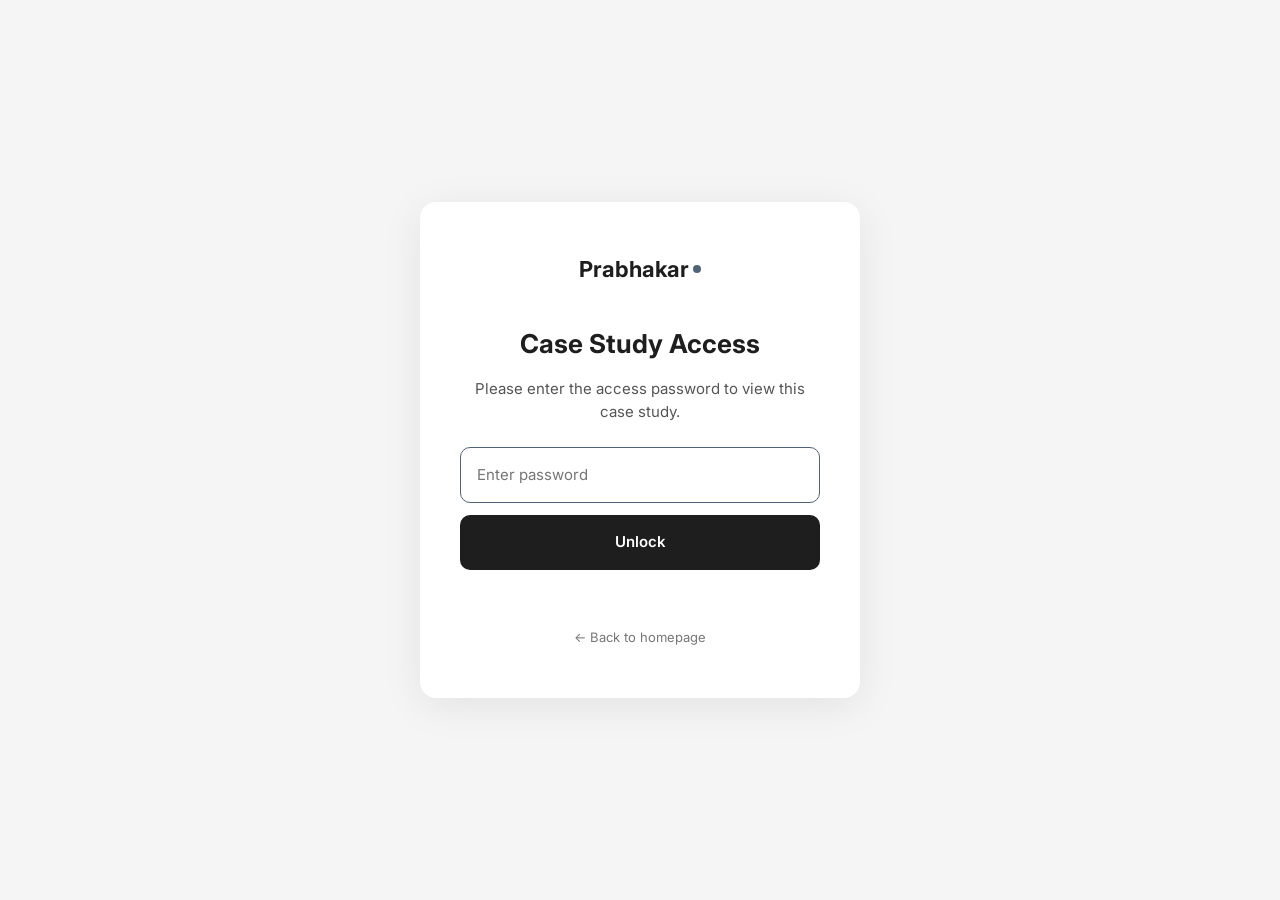
<file: projects/pruxpress.html>
<!DOCTYPE html>
<html lang="en">
<head>
  <meta charset="UTF-8" />
  <link rel="icon" type="image/png" sizes="32x32" href="../images/favicon-32.png">
  <link rel="icon" type="image/png" sizes="16x16" href="../images/favicon-16.png">
  <meta name="viewport" content="width=device-width, initial-scale=1.0" />
  <script src="../js/gate.js"></script>
  <title>PruXpress — Advisor Portal Redesign | Prabhakar Seenappa</title>
  <meta name="description" content="Case study: Resolving critical navigation, search, and content discovery failures in Prudential's PruXpress advisor portal through research-led information architecture redesign." />
  <link rel="preconnect" href="https://fonts.googleapis.com" />
  <link rel="preconnect" href="https://fonts.gstatic.com" crossorigin />
  <link href="https://fonts.googleapis.com/css2?family=Inter:wght@300;400;500;600;700;800&display=swap" rel="stylesheet" />
  <link rel="stylesheet" href="../css/style.css" />
  <link rel="stylesheet" href="../css/project.css" />
</head>
<body>

<!-- NAVIGATION -->
<nav class="nav" role="navigation" aria-label="Main navigation">
  <div class="nav__inner">
    <a href="../index.html" class="nav__logo">Prabhakar<span class="nav__logo-dot"></span></a>
    <ul class="nav__links" role="list">
      <li><a href="../index.html#about"      class="nav__link">About</a></li>
      <li><a href="../index.html#experience" class="nav__link">Experience</a></li>
      <li><a href="../index.html#skills"     class="nav__link">Skills</a></li>
      <li><a href="../index.html#portfolio"  class="nav__link active">Portfolio</a></li>
      <li><a href="../index.html#blog"       class="nav__link">Blog</a></li>
    </ul>
    <a href="../index.html#contact" class="nav__cta">Let's Talk</a>
    <button class="nav__hamburger" aria-label="Toggle menu"><span></span><span></span><span></span></button>
  </div>
  <div class="nav__mobile">
    <a href="../index.html#about"      class="nav__mobile-link">About</a>
    <a href="../index.html#experience" class="nav__mobile-link">Experience</a>
    <a href="../index.html#portfolio"  class="nav__mobile-link">Portfolio</a>
    <a href="../index.html#contact"    class="nav__mobile-link">Contact</a>
  </div>
</nav>

<!-- HERO -->
<section class="project-hero" aria-label="PruXpress case study hero">
  <div class="project-hero__bg">
    <div class="thumb--pruxpress" style="width:100%;height:100%;"></div>
    <div class="project-hero__bg-overlay"></div>
  </div>
  <div class="project-hero__inner">
    <a href="../index.html#portfolio" class="project-hero__back">← Back to Portfolio</a>
    <span class="project-hero__tag">Fintech &amp; Banking · 2020</span>
    <h1 class="project-hero__title">PruXpress — Advisor Portal Redesign</h1>
    <p class="project-hero__subtitle">Resolving critical navigation, search, and content discovery failures in Prudential's advisor-facing portal through a rigorous research-led information architecture overhaul.</p>
  </div>
</section>

<!-- PROJECT BRIEF -->
<div class="cs-container--wide" style="padding-top:0;">
  <div class="project-brief fu">
    <div class="project-brief__grid">
      <div class="project-brief__item">
        <p class="project-brief__label">Client</p>
        <p class="project-brief__value">Prudential Financial</p>
      </div>
      <div class="project-brief__item">
        <p class="project-brief__label">My Role</p>
        <p class="project-brief__value">UX Designer &amp; Researcher</p>
      </div>
      <div class="project-brief__item">
        <p class="project-brief__label">Domain</p>
        <p class="project-brief__value">Fintech · Insurance · Advisor Tools</p>
      </div>
      <div class="project-brief__item">
        <p class="project-brief__label">Year</p>
        <p class="project-brief__value">2020</p>
      </div>
      <div class="project-brief__item">
        <p class="project-brief__label">Tools</p>
        <p class="project-brief__value">Figma · Optimal Workshop · Miro</p>
      </div>
    </div>
  </div>
</div>

<!-- OVERVIEW -->
<section class="cs-section">
  <div class="cs-container">
    <div class="fu">
      <p class="cs-section-label">Overview</p>
      <h2 class="cs-section-title">When Advisors Can't Find What They Need, Business Stops</h2>
      <p class="cs-body">PruXpress is Prudential Financial's portal for financial advisors — the primary digital tool through which thousands of licensed representatives access product information, compliance resources, sales materials, and client management tools. When advisors can't find what they need quickly, they either call support (costly), give up (dangerous), or guess (catastrophic in a regulated financial context).</p>
      <p class="cs-body">Prudential engaged our team through Cognizant to conduct a comprehensive UX assessment and redesign of the portal, with a clear mandate: <em>"Deliver a better than great PruXpress experience."</em> The existing portal had grown organically over years without a coherent information architecture strategy, and it was showing. Advisors were vocal about their frustrations — and the business metrics backed them up.</p>
    </div>
  </div>
</section>

<!-- PROBLEM -->
<section class="cs-section cs-section--alt">
  <div class="cs-container">
    <div class="cs-highlight-box fu">
      <p class="cs-section-label">The Challenge</p>
      <h2 class="cs-section-title">Three systemic failures were preventing advisors from doing their jobs.</h2>
      <p class="cs-body">Initial stakeholder conversations and early heuristic evaluation quickly surfaced a consistent set of usability failures that had compounded over years of organic content growth and minimal UX oversight.</p>
      <div class="cs-problems">
        <div class="cs-problem-item">
          <span class="cs-problem-num">01</span>
          <p class="cs-problem-text"><strong>"Difficult to find content"</strong> — Advisors consistently reported that locating specific product resources, compliance documents, or training materials required excessive time and was frequently unsuccessful — driving them to phone support as a workaround.</p>
        </div>
        <div class="cs-problem-item">
          <span class="cs-problem-num">02</span>
          <p class="cs-problem-text"><strong>"Search results are irrelevant"</strong> — The portal's search function returned broad, unranked results with no contextual filtering. Advisors had effectively stopped using search and were navigating by memory and browser bookmarks instead.</p>
        </div>
        <div class="cs-problem-item">
          <span class="cs-problem-num">03</span>
          <p class="cs-problem-text"><strong>"Navigation is challenging and confusing"</strong> — The menu structure reflected internal Prudential organizational hierarchies rather than advisor mental models. Categories made sense to content owners, not content users — a textbook IA failure.</p>
        </div>
        <div class="cs-problem-item">
          <span class="cs-problem-num">04</span>
          <p class="cs-problem-text"><strong>Inconsistent and inaccurate information</strong> — Outdated content lived alongside current content with no visual differentiation. Advisors had learned to distrust the portal, creating compliance risk when they acted on stale guidance.</p>
        </div>
      </div>
    </div>
  </div>
</section>

<!-- RESEARCH -->
<section class="cs-section">
  <div class="cs-container">
    <div class="fu">
      <p class="cs-section-label">Research</p>
      <h2 class="cs-section-title">Building the Evidence Base for Redesign</h2>
      <p class="cs-body">This project required a multi-method research approach that could both diagnose the specific information architecture failures and generate the evidence needed to justify a significant structural redesign to risk-averse financial services stakeholders.</p>
    </div>

    <div class="cs-methods fu">
      <div class="cs-method">
        <span class="cs-method__icon">🔄</span>
        <div class="cs-method__body">
          <h4>Process Flow Analysis</h4>
          <p>Mapped the end-to-end technology environment and information flow — understanding how content was created, reviewed, published, and maintained before designing its organization.</p>
        </div>
      </div>
      <div class="cs-method">
        <span class="cs-method__icon">🎙️</span>
        <div class="cs-method__body">
          <h4>User Interviews</h4>
          <p>22 moderated interviews with advisors across experience levels (new, experienced, veteran), exploring objectives, daily tasks, trigger events, pain points, and desired capabilities.</p>
        </div>
      </div>
      <div class="cs-method">
        <span class="cs-method__icon">🃏</span>
        <div class="cs-method__body">
          <h4>Card Sorting</h4>
          <p>Open and closed card sorting with 40 advisors using Optimal Workshop — uncovering how advisors mentally categorize portal content independent of existing structures.</p>
        </div>
      </div>
      <div class="cs-method">
        <span class="cs-method__icon">🌳</span>
        <div class="cs-method__body">
          <h4>Tree Testing</h4>
          <p>Validated proposed IA structures with 30 advisors before any visual design — confirming that the new navigation taxonomy mapped to real advisor mental models.</p>
        </div>
      </div>
      <div class="cs-method">
        <span class="cs-method__icon">🏃</span>
        <div class="cs-method__body">
          <h4>Task Success Analysis</h4>
          <p>Timed task completion studies on the current portal for 8 high-frequency advisor tasks — establishing baseline findability metrics to measure improvement against.</p>
        </div>
      </div>
      <div class="cs-method">
        <span class="cs-method__icon">🧩</span>
        <div class="cs-method__body">
          <h4>Design Thinking Workshop</h4>
          <p>Full-day co-creation session with Prudential stakeholders and advisor representatives to align on future-state vision, content strategy, and information architecture principles.</p>
        </div>
      </div>
    </div>

    <div class="cs-insights fu">
      <div class="cs-insight">
        <p class="cs-insight__label">IA Insight</p>
        <p class="cs-insight__text">Card sorting revealed that advisors organized content primarily by <em>task</em> (what they were trying to accomplish) rather than by <em>product line</em> (how Prudential had structured the portal). This single insight invalidated the entire existing IA and justified a complete structural rebuild.</p>
      </div>
      <div class="cs-insight">
        <p class="cs-insight__label">Search Insight</p>
        <p class="cs-insight__text">Analytics revealed that 67% of search sessions resulted in zero clicks — advisors were scanning results and abandoning rather than clicking through. The problem wasn't result quality alone; it was result <em>presentation</em> and the absence of filtering mechanisms.</p>
      </div>
      <div class="cs-insight">
        <p class="cs-insight__label">Trust Insight</p>
        <p class="cs-insight__text">Advisors wanted visible content freshness signals — publication dates, "last verified" indicators, version numbers. In a regulated industry, the date a document was last reviewed matters as much as its content.</p>
      </div>
      <div class="cs-insight">
        <p class="cs-insight__label">Onboarding Insight</p>
        <p class="cs-insight__text">New advisors (under 12 months) relied almost entirely on colleagues or phone support rather than the portal — a significant missed opportunity to reduce support volume and accelerate new advisor productivity.</p>
      </div>
    </div>
  </div>
</section>

<!-- DESIGN -->
<section class="cs-section cs-section--alt">
  <div class="cs-container">
    <div class="fu">
      <p class="cs-section-label">Design Process</p>
      <h2 class="cs-section-title">Rebuilding the Architecture from Advisor Mental Models</h2>
      <p class="cs-body">Armed with clear evidence, I moved through a structured design process that prioritized validation at each stage — critical in a financial services context where the cost of rework after development was prohibitive.</p>
    </div>

    <div class="cs-phases fu">
      <div class="cs-phase">
        <div class="cs-phase__icon">🗂️</div>
        <h4 class="cs-phase__title">IA Redesign</h4>
        <p class="cs-phase__desc">Rebuilt the portal taxonomy from card sort data — task-oriented categories replacing product-line organization, validated through tree testing before any visual design began.</p>
      </div>
      <div class="cs-phase">
        <div class="cs-phase__icon">📝</div>
        <h4 class="cs-phase__title">Paper Prototyping</h4>
        <p class="cs-phase__desc">Low-fidelity paper prototypes for layout and navigation concepts, tested with advisors in rapid iteration cycles before investing in digital production.</p>
      </div>
      <div class="cs-phase">
        <div class="cs-phase__icon">🔗</div>
        <h4 class="cs-phase__title">Functional Prototyping</h4>
        <p class="cs-phase__desc">Interactive Figma prototypes covering all primary advisor journeys — tested in moderated sessions with quantitative task success measurement.</p>
      </div>
      <div class="cs-phase">
        <div class="cs-phase__icon">🎨</div>
        <h4 class="cs-phase__title">Visual Design &amp; Spec</h4>
        <p class="cs-phase__desc">High-fidelity designs adhering to Prudential brand guidelines, with full accessibility compliance and detailed developer specifications.</p>
      </div>
    </div>

    <div class="cs-mockup fu thumb--pruxpress" role="img" aria-label="PruXpress Advisor Portal — Redesigned Navigation">
      <!-- background image applied via .thumb--pruxpress in project.css -->
    </div>

    <div class="fu">
      <p class="cs-section-label">Core Solutions</p>
      <h3 class="cs-section-title" style="font-size:24px; margin-bottom:20px;">What Changed</h3>
      <div class="cs-learnings">
        <div class="cs-learning">
          <span class="cs-learning__num">01</span>
          <p class="cs-learning__text"><strong>Task-Oriented Navigation Architecture</strong> — Replaced the product-line taxonomy with a task-based structure (e.g., "Prepare for a Client Meeting," "Manage a Policy," "Get Compliant") that matched how advisors thought about their work — not how Prudential organized its products.</p>
        </div>
        <div class="cs-learning">
          <span class="cs-learning__num">02</span>
          <p class="cs-learning__text"><strong>Predictive Search with Contextual Filtering</strong> — Rebuilt search with ML-powered predictive suggestions, faceted filtering by content type and date, and relevance ranking that surfaced the most-accessed content first. Added "last verified" dates to all search results.</p>
        </div>
        <div class="cs-learning">
          <span class="cs-learning__num">03</span>
          <p class="cs-learning__text"><strong>Content Freshness Indicators</strong> — Introduced visible publication and "last reviewed" dates on all content, with visual callouts for recently updated materials — directly addressing advisor trust concerns and reducing compliance risk.</p>
        </div>
        <div class="cs-learning">
          <span class="cs-learning__num">04</span>
          <p class="cs-learning__text"><strong>Advisor Onboarding Path</strong> — Designed a structured "Getting Started" section for new advisors with curated task checklists, video walkthroughs, and quick-reference guides — creating a self-service onboarding path that reduced new-advisor support call volume.</p>
        </div>
      </div>
    </div>
  </div>
</section>

<!-- OUTCOMES -->
<section class="cs-section">
  <div class="cs-container">
    <div class="fu">
      <p class="cs-section-label">Impact</p>
      <h2 class="cs-section-title">Findability Transformed</h2>
    </div>

    <div class="cs-outcomes fu">
      <div class="cs-outcome">
        <p class="cs-outcome__num">↑ 71%</p>
        <p class="cs-outcome__label">Improvement in task success rate for content findability tasks — measured against pre-redesign baseline</p>
      </div>
      <div class="cs-outcome">
        <p class="cs-outcome__num">↓ 52%</p>
        <p class="cs-outcome__label">Reduction in average time-on-task for the 8 most frequent advisor portal journeys</p>
      </div>
      <div class="cs-outcome">
        <p class="cs-outcome__num">↓ 33%</p>
        <p class="cs-outcome__label">Decrease in portal-related support call volume within 90 days of launch — directly reducing operational cost</p>
      </div>
    </div>

    <div class="fu" style="margin-top:48px;">
      <p class="cs-section-label">Key Learnings</p>
      <h3 class="cs-section-title" style="font-size:24px; margin-bottom:20px;">Reflections</h3>
      <div class="cs-learnings">
        <div class="cs-learning">
          <span class="cs-learning__num">01</span>
          <p class="cs-learning__text"><strong>Card sorting is the most underused tool in portal redesign.</strong> Every stakeholder had an opinion about navigation. Card sort data silenced the politics — because it represented 40 actual users' mental models, not internal preferences.</p>
        </div>
        <div class="cs-learning">
          <span class="cs-learning__num">02</span>
          <p class="cs-learning__text"><strong>Validate IA before visual design — always.</strong> Tree testing before wireframes saved significant rework. Two proposed IA structures failed tree testing before we found one that worked — catching that at paper prototype stage rather than high-fidelity was a major efficiency win.</p>
        </div>
        <div class="cs-learning">
          <span class="cs-learning__num">03</span>
          <p class="cs-learning__text"><strong>In regulated industries, trust is a feature.</strong> The content freshness indicators were not originally in scope — advisors surfaced the need during interviews. Adding them turned out to be one of the highest-rated improvements in post-launch feedback.</p>
        </div>
      </div>
    </div>
  </div>
</section>

<!-- PROJECT NAVIGATION -->
<nav class="project-nav" aria-label="Project navigation">
  <div class="project-nav__inner">
    <a href="autodesk.html" class="project-nav__item">
      <span class="project-nav__dir">← Previous Project</span>
      <span class="project-nav__title">Autodesk — Agent Experience</span>
    </a>
    <div class="project-nav__divider" aria-hidden="true"></div>
    <a href="lifely.html" class="project-nav__item">
      <span class="project-nav__dir">Next Project →</span>
      <span class="project-nav__title">Lifely — Life Insurance UX</span>
    </a>
  </div>
</nav>

<button class="btt" aria-label="Back to top">↑</button>
<script src="../js/main.js"></script>
</body>
</html>
</file>
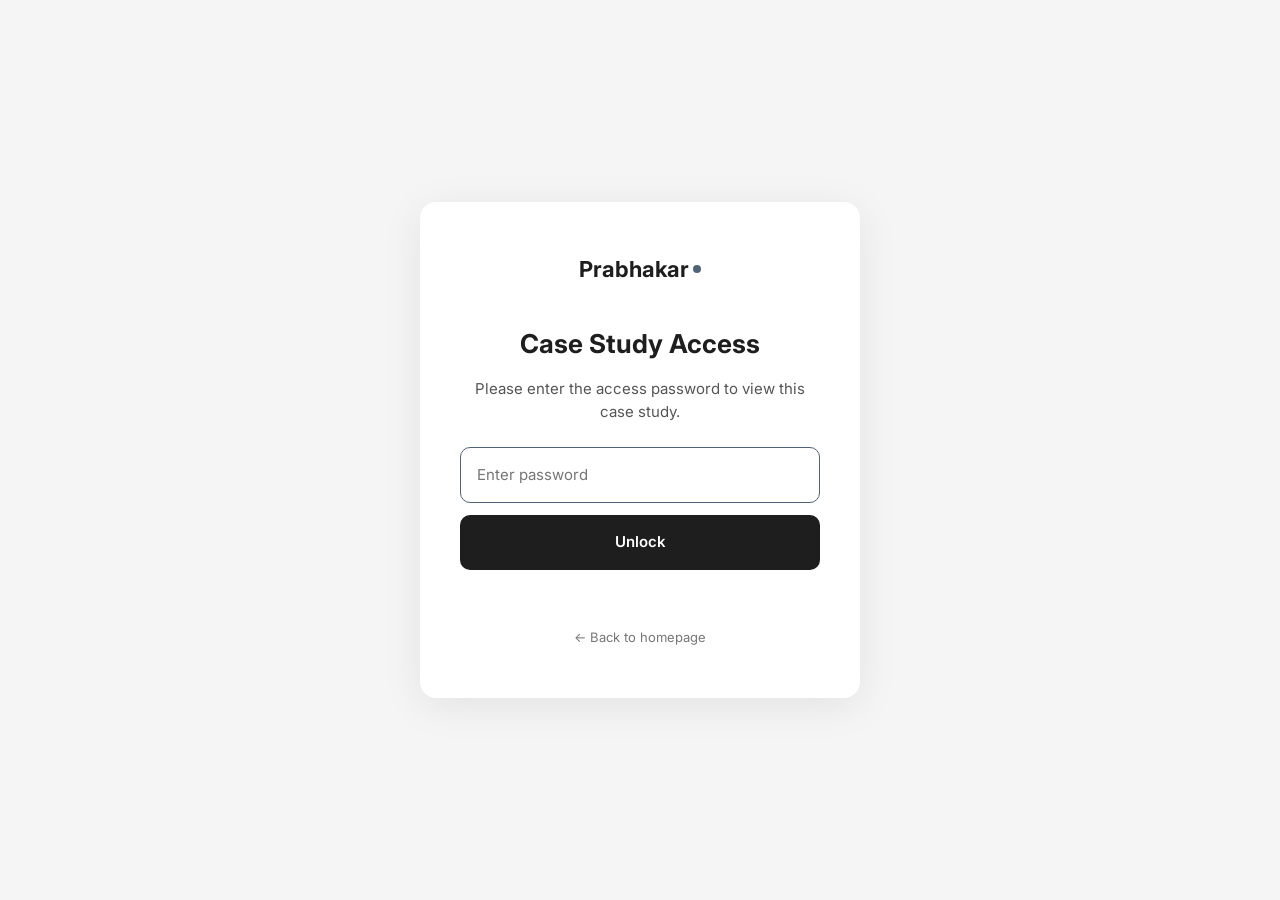
<file: projects/venturebacked.html>
<!DOCTYPE html>
<html lang="en">
<head>
  <meta charset="UTF-8" />
  <link rel="icon" type="image/png" sizes="32x32" href="../images/favicon-32.png">
  <link rel="icon" type="image/png" sizes="16x16" href="../images/favicon-16.png">
  <meta name="viewport" content="width=device-width, initial-scale=1.0" />
  <script src="../js/gate.js"></script>
  <title>VentureBacked — Founder ↔ Investor Platform | Prabhakar Seenappa</title>
  <meta name="description" content="Case study: End-to-end UX, from research through prototype, and a brand-new design system built for VentureBacked — a community-driven VC platform connecting founders and investors." />
  <link rel="preconnect" href="https://fonts.googleapis.com" />
  <link rel="preconnect" href="https://fonts.gstatic.com" crossorigin />
  <link href="https://fonts.googleapis.com/css2?family=Inter:wght@300;400;500;600;700;800&display=swap" rel="stylesheet" />
  <link rel="stylesheet" href="../css/style.css" />
  <link rel="stylesheet" href="../css/project.css" />
</head>
<body>

<!-- NAVIGATION -->
<nav class="nav" role="navigation" aria-label="Main navigation">
  <div class="nav__inner">
    <a href="../index.html" class="nav__logo">Prabhakar<span class="nav__logo-dot"></span></a>
    <ul class="nav__links" role="list">
      <li><a href="../index.html#about"     class="nav__link">About</a></li>
      <li><a href="../index.html#experience" class="nav__link">Experience</a></li>
      <li><a href="../index.html#skills"    class="nav__link">Skills</a></li>
      <li><a href="../index.html#portfolio" class="nav__link active">Portfolio</a></li>
      <li><a href="../index.html#blog"      class="nav__link">Blog</a></li>
    </ul>
    <a href="../index.html#contact" class="nav__cta">Let's Talk</a>
    <button class="nav__hamburger" aria-label="Toggle menu"><span></span><span></span><span></span></button>
  </div>
  <div class="nav__mobile">
    <a href="../index.html#about"      class="nav__mobile-link">About</a>
    <a href="../index.html#experience" class="nav__mobile-link">Experience</a>
    <a href="../index.html#portfolio"  class="nav__mobile-link">Portfolio</a>
    <a href="../index.html#contact"    class="nav__mobile-link">Contact</a>
  </div>
</nav>

<!-- HERO -->
<section class="project-hero" aria-label="VentureBacked case study hero">
  <div class="project-hero__bg">
    <div class="thumb--venturebacked" style="width:100%;height:100%;"></div>
    <div class="project-hero__bg-overlay"></div>
  </div>
  <div class="project-hero__inner">
    <a href="../index.html#portfolio" class="project-hero__back">← Back to Portfolio</a>
    <span class="project-hero__tag">Community Platform · 2024 – 2025</span>
    <h1 class="project-hero__title">VentureBacked — Founder ↔ Investor Community Platform</h1>
    <p class="project-hero__subtitle">End-to-end product design — from research through prototype — plus a brand-new design system, for a community-driven venture capital platform where founders raise smarter and investors access higher-quality deals.</p>
  </div>
</section>

<!-- PROJECT BRIEF -->
<div class="cs-container--wide" style="padding-top:0;">
  <div class="project-brief fu">
    <div class="project-brief__grid">
      <div class="project-brief__item">
        <p class="project-brief__label">Client</p>
        <p class="project-brief__value">VentureBacked</p>
      </div>
      <div class="project-brief__item">
        <p class="project-brief__label">My Role</p>
        <p class="project-brief__value">Lead UX / Product Designer</p>
      </div>
      <div class="project-brief__item">
        <p class="project-brief__label">Domain</p>
        <p class="project-brief__value">Venture Capital · Community SaaS</p>
      </div>
      <div class="project-brief__item">
        <p class="project-brief__label">Year</p>
        <p class="project-brief__value">2024 – 2025</p>
      </div>
      <div class="project-brief__item">
        <p class="project-brief__label">Duration</p>
        <p class="project-brief__value">6 months</p>
      </div>
      <div class="project-brief__item">
        <p class="project-brief__label">Tools</p>
        <p class="project-brief__value">Figma · Maze · Dovetail · Notion</p>
      </div>
    </div>
  </div>
</div>

<!-- OVERVIEW -->
<section class="cs-section">
  <div class="cs-container">
    <div class="fu">
      <p class="cs-section-label">Overview</p>
      <h2 class="cs-section-title">A community platform for "VC built different"</h2>
      <p class="cs-body">VentureBacked is a community platform where founders raise smarter and investors access higher-quality deals. The brand promise is direct — <em>Founder-Friendly, Investor-Smart. Trust at Every Touchpoint. No BS, No Barriers.</em> The product had to live up to it.</p>
      <p class="cs-body">I joined as <strong>Lead UX / Product Designer</strong> and owned the experience end-to-end for six months — from foundational discovery research through interaction design, prototyping, and the build of a brand-new design system that the engineering team could ship against. The work centered on one core question: how do you remove the friction in founder–investor connections without losing the trust signals both sides depend on?</p>
    </div>
  </div>
</section>

<!-- PROBLEM -->
<section class="cs-section cs-section--alt">
  <div class="cs-container">
    <div class="cs-highlight-box fu">
      <p class="cs-section-label">The Challenge</p>
      <h2 class="cs-section-title">"Reduce the friction in fundraising — without becoming another noisy directory."</h2>
      <p class="cs-body">Founders and investors already had options. LinkedIn, AngelList, intro requests over Twitter, warm intros via accelerators. None of them solved the actual problem. Founders were spraying decks into inboxes they hoped were real. Investors were drowning in deal flow they had no way to trust. The opportunity was clear — but so was the risk of building yet another marketplace nobody returns to.</p>
      <div class="cs-problems">
        <div class="cs-problem-item">
          <span class="cs-problem-num">01</span>
          <p class="cs-problem-text"><strong>Low-trust matching</strong> — Founders and investors had no consistent way to evaluate whether the other side was a credible, relevant fit before investing time in a call.</p>
        </div>
        <div class="cs-problem-item">
          <span class="cs-problem-num">02</span>
          <p class="cs-problem-text"><strong>Profile fatigue</strong> — Both sides were exhausted by long onboarding forms on competing platforms. Drop-off mid-signup was the single biggest threat to a community that needed both sides present to work.</p>
        </div>
        <div class="cs-problem-item">
          <span class="cs-problem-num">03</span>
          <p class="cs-problem-text"><strong>No shared visual language</strong> — Early product surfaces had been assembled ad-hoc. Inconsistent typography, color, and component behavior undermined the credibility the brand was working hard to build.</p>
        </div>
        <div class="cs-problem-item">
          <span class="cs-problem-num">04</span>
          <p class="cs-problem-text"><strong>No design system to scale against</strong> — Engineering was rebuilding similar components from scratch on every screen, and design changes were slow to propagate. Velocity was capped by the absence of foundations.</p>
        </div>
      </div>
    </div>
  </div>
</section>

<!-- RESEARCH PROCESS -->
<section class="cs-section">
  <div class="cs-container">
    <div class="fu">
      <p class="cs-section-label">Research</p>
      <h2 class="cs-section-title">Listening Before Designing</h2>
      <p class="cs-body">Before a single screen was sketched, I ran a structured discovery program spanning six weeks. The goal was to deeply understand both sides of the matching equation — how founders actually decide whom to pitch, and how investors actually decide whom to take a meeting with.</p>
    </div>

    <div class="cs-methods fu">
      <div class="cs-method">
        <span class="cs-method__icon">🎙️</span>
        <div class="cs-method__body">
          <h4>In-Depth Interviews</h4>
          <p>18 moderated interviews with seed-stage founders, angel investors, and emerging fund GPs across the US to map real-world fundraising and deal-evaluation workflows.</p>
        </div>
      </div>
      <div class="cs-method">
        <span class="cs-method__icon">🗺️</span>
        <div class="cs-method__body">
          <h4>Journey Mapping</h4>
          <p>Built dual journey maps — one for founders raising a round, one for investors sourcing deals — to identify the moments of highest friction and lowest trust.</p>
        </div>
      </div>
      <div class="cs-method">
        <span class="cs-method__icon">🔍</span>
        <div class="cs-method__body">
          <h4>Competitive Teardown</h4>
          <p>Heuristic audit of 9 adjacent platforms (LinkedIn, AngelList, Signal, Crunchbase and others) — documenting what the category had taught users to expect and where every competitor was still failing.</p>
        </div>
      </div>
      <div class="cs-method">
        <span class="cs-method__icon">📊</span>
        <div class="cs-method__body">
          <h4>Survey Validation</h4>
          <p>Quantitative validation survey to test the strength of qualitative themes across a wider founder/investor sample before committing to a design direction.</p>
        </div>
      </div>
      <div class="cs-method">
        <span class="cs-method__icon">🧪</span>
        <div class="cs-method__body">
          <h4>Concept Testing</h4>
          <p>Unmoderated Maze studies on early concepts for the matching, profile, and onboarding flows — surfacing comprehension issues before high-fidelity design began.</p>
        </div>
      </div>
      <div class="cs-method">
        <span class="cs-method__icon">📓</span>
        <div class="cs-method__body">
          <h4>Synthesis in Dovetail</h4>
          <p>All interview transcripts tagged and themed in Dovetail, producing a searchable insight repository the whole team — design, product, marketing — could draw from.</p>
        </div>
      </div>
    </div>

    <div class="fu" style="margin-top:48px;">
      <p class="cs-section-label">Key Insights</p>
      <h3 class="cs-section-title" style="font-size:24px; margin-bottom:20px;">What the Research Revealed</h3>
      <div class="cs-insights">
        <div class="cs-insight">
          <p class="cs-insight__label">Insight 01</p>
          <p class="cs-insight__text">"I don't need more intros — I need the <em>right</em> intros." Both sides described their inboxes as the bottleneck. Signal quality, not volume, was the unmet need.</p>
        </div>
        <div class="cs-insight">
          <p class="cs-insight__label">Insight 02</p>
          <p class="cs-insight__text">"Tell me in 10 seconds whether this person is worth my time." Profiles had to lead with trust signals — stage, thesis, check size, traction — not with biographies.</p>
        </div>
        <div class="cs-insight">
          <p class="cs-insight__label">Insight 03</p>
          <p class="cs-insight__text">"If I can't sign up in three minutes, I'm out." Onboarding length was directly killing supply on both sides. The platform had to feel lightweight on entry and earn additional information over time.</p>
        </div>
        <div class="cs-insight">
          <p class="cs-insight__label">Insight 04</p>
          <p class="cs-insight__text">"It has to look like it belongs in this category." VC is a credibility business. Visual polish wasn't decoration — it was a precondition for users taking the platform seriously enough to put their real reputation on it.</p>
        </div>
      </div>
    </div>
  </div>
</section>

<!-- DESIGN PROCESS -->
<section class="cs-section cs-section--alt">
  <div class="cs-container">
    <div class="fu">
      <p class="cs-section-label">Design Process</p>
      <h2 class="cs-section-title">From Insight to Interface</h2>
      <p class="cs-body">I structured the design work around three pillars that came directly from the research: <strong>signal over noise</strong>, <strong>trust by default</strong>, and <strong>respect for everyone's time</strong>. Every screen, every component, every micro-interaction had to defend one of those.</p>
    </div>

    <div class="cs-phases fu">
      <div class="cs-phase">
        <div class="cs-phase__icon">🧭</div>
        <h4 class="cs-phase__title">Empathize</h4>
        <p class="cs-phase__desc">Persona work for both sides of the marketplace — founder archetypes, investor archetypes — grounded in real interview quotes, not assumptions.</p>
      </div>
      <div class="cs-phase">
        <div class="cs-phase__icon">🎯</div>
        <h4 class="cs-phase__title">Define</h4>
        <p class="cs-phase__desc">A prioritized problem statement and a clear set of design principles the team could push back against scope creep with.</p>
      </div>
      <div class="cs-phase">
        <div class="cs-phase__icon">💡</div>
        <h4 class="cs-phase__title">Ideate</h4>
        <p class="cs-phase__desc">Low-fidelity sketching, then mid-fidelity wireframes in Figma, then concept reviews with founders and investors from the research pool.</p>
      </div>
      <div class="cs-phase">
        <div class="cs-phase__icon">🎨</div>
        <h4 class="cs-phase__title">Design &amp; Test</h4>
        <p class="cs-phase__desc">High-fidelity prototypes, three rounds of usability testing with real users, and weekly design critiques with engineering before handoff.</p>
      </div>
    </div>

    <div class="fu">
      <p class="cs-section-label">Design Decisions</p>
      <h3 class="cs-section-title" style="font-size:24px; margin-bottom:20px;">Key Solutions</h3>
      <p class="cs-body">Three design decisions had the greatest impact on how the product feels to use:</p>
      <div class="cs-learnings" style="margin-top:24px;">
        <div class="cs-learning">
          <span class="cs-learning__num">01</span>
          <p class="cs-learning__text"><strong>Signal-first profiles</strong> — Profiles were rebuilt around a glanceable header that surfaces the most decision-critical information — stage, thesis, check size, traction, last activity — above the fold, so both sides can evaluate fit in seconds, not minutes.</p>
        </div>
        <div class="cs-learning">
          <span class="cs-learning__num">02</span>
          <p class="cs-learning__text"><strong>Progressive onboarding</strong> — The signup flow was cut to three lightweight steps. Everything else — deeper investor thesis, full deck, traction metrics — is asked for only when the user reaches the moment where it would actually help them.</p>
        </div>
        <div class="cs-learning">
          <span class="cs-learning__num">03</span>
          <p class="cs-learning__text"><strong>Trust as a UI primitive</strong> — Verification badges, source-of-data labels, and "last verified" timestamps were treated as first-class components — present consistently wherever a user is making a judgment call about another person on the platform.</p>
        </div>
      </div>
    </div>
  </div>
</section>

<!-- DESIGN SYSTEM -->
<section class="cs-section">
  <div class="cs-container">
    <div class="fu">
      <p class="cs-section-label">Design System</p>
      <h2 class="cs-section-title">Building the Foundation: A Design System from Zero</h2>
      <p class="cs-body">A community platform lives or dies on consistency. Every screen a user touches is either reinforcing or eroding the trust they have in the brand. Halfway through the engagement, I made the case to leadership that we needed to stop hand-building components and invest in a real design system — and then I built it.</p>
      <p class="cs-body">The system was structured in four layers, each one built so it could be picked up by engineering and shipped without me in the room.</p>
    </div>

    <div class="cs-methods fu" style="margin-top:32px;">
      <div class="cs-method">
        <span class="cs-method__icon">🎨</span>
        <div class="cs-method__body">
          <h4>Foundations</h4>
          <p>Color tokens, type ramp, spacing scale, radii, shadows, and motion primitives — all defined as variables in Figma and mirrored 1:1 in code so design and engineering speak the same language.</p>
        </div>
      </div>
      <div class="cs-method">
        <span class="cs-method__icon">🧩</span>
        <div class="cs-method__body">
          <h4>Component Library</h4>
          <p>Buttons, inputs, cards, tags, avatars, badges, modals — every component built as a Figma variant set with full state coverage (default, hover, focus, disabled, loading, error) and documented for engineering parity.</p>
        </div>
      </div>
      <div class="cs-method">
        <span class="cs-method__icon">📐</span>
        <div class="cs-method__body">
          <h4>Patterns</h4>
          <p>Higher-order compositions — form layouts, navigation patterns, empty states, error states, profile layouts — so future designers and engineers don't reinvent the same decisions on every new screen.</p>
        </div>
      </div>
      <div class="cs-method">
        <span class="cs-method__icon">📚</span>
        <div class="cs-method__body">
          <h4>Documentation</h4>
          <p>Usage guidelines, do's and don'ts, accessibility notes, and rationale for every major decision — captured in Notion alongside the Figma library so the system is self-explanatory to anyone joining the team.</p>
        </div>
      </div>
    </div>

    <div class="fu" style="margin-top:32px;">
      <p class="cs-body">By the end of the engagement, the system was the source of truth for every product surface. New screens could be assembled in hours instead of days, and engineering had a clear contract to build against — which is exactly what a growing team needs.</p>
    </div>
  </div>
</section>

<!-- THE SCREENS -->
<section class="cs-section cs-section--alt">
  <div class="cs-container">
    <div class="fu">
      <p class="cs-section-label">The Screens</p>
      <h2 class="cs-section-title">The Path From Signing Up to Getting Found</h2>
      <p class="cs-body">These six screens follow one founder through the platform in order — arriving, choosing a role, building out a profile, and finally becoming discoverable to investors. Read together they show the two ideas the whole product rests on: <strong>ask for information only when it unlocks something</strong>, and <strong>make trust visible at every step</strong>.</p>
      <p class="cs-body">Text and status detail carry the argument here. <strong>Select any screen to open it full-size</strong>, then scroll, pinch, or use the zoom controls to read it properly.</p>

      <div class="shots-note">
        <span class="shots-note__icon" aria-hidden="true">ⓘ</span>
        <span>Prototype screens from the design file. <strong>All names, figures, and post content are sample data</strong> — not real member, company, or funding information.</span>
      </div>
    </div>

    <div class="shots fu" data-shots>

      <figure class="shot">
        <button type="button" class="shot__btn"
                data-full="../images/venturebacked/01-home.jpg"
                data-num="01" data-title="Community Home"
                data-cap="Onboarding without a wall. The primary action for a new member — create your first company — lives in the left rail as an empty state, not a blocking modal. A newcomer can read the feed, work out what the community actually is, and commit when they are ready.">
          <img class="shot__img" loading="lazy" width="880" height="977"
               src="../images/venturebacked/01-home-thumb.jpg"
               alt="Community home feed with a left rail prompting the member to create their first company, a post composer and feed in the centre, and upcoming events in the right rail.">
          <span class="shot__cue" aria-hidden="true">⤢ Zoom</span>
        </button>
        <figcaption class="shot__meta">
          <span class="shot__num">01 · Onboarding without a wall</span>
          <h3 class="shot__title">Community Home</h3>
          <p class="shot__cap">The primary action for a new member — create your first company — lives in the left rail as an empty state, not a blocking modal. A newcomer can read the feed, work out what the community actually is, and commit when they are ready.</p>
        </figcaption>
      </figure>

      <figure class="shot">
        <button type="button" class="shot__btn"
                data-full="../images/venturebacked/02-create-entity.png"
                data-num="02" data-title="Choose Your Role"
                data-cap="One decision that forks everything after it. Each option is described by what the member gets — exposure to investors, discovery of aligned founders, access to a broader market — rather than by what they are. Choosing a benefit is easier than choosing a label.">
          <img class="shot__img" loading="lazy" width="880" height="495"
               src="../images/venturebacked/02-create-entity-thumb.jpg"
               alt="Create Company screen offering four role cards — founder company, investor company, service provider and educational institution — each with an icon, a short benefit description and a continue button.">
          <span class="shot__cue" aria-hidden="true">⤢ Zoom</span>
        </button>
        <figcaption class="shot__meta">
          <span class="shot__num">02 · One decision that forks everything</span>
          <h3 class="shot__title">Choose Your Role</h3>
          <p class="shot__cap">Each option is described by what the member gets — exposure to investors, discovery of aligned founders, access to a broader market — rather than by what they are. Choosing a benefit is easier than choosing a label.</p>
        </figcaption>
      </figure>

      <figure class="shot">
        <button type="button" class="shot__btn"
                data-full="../images/venturebacked/05-manage-entity.png"
                data-num="03" data-title="Company Profile Builder"
                data-cap="Profile depth is what makes matching work, so this form is genuinely long. Chunking it into Basic Information, About and Funding &amp; Value — each carrying its own last-updated stamp — turns one intimidating wall into a set of finishable pieces, with the completion bar keeping the end in sight.">
          <img class="shot__img shot__img--crop" loading="lazy" width="880" height="1589"
               src="../images/venturebacked/05-manage-entity-thumb.jpg"
               alt="Company profile builder showing a thirty percent completion bar, a section navigator, and grouped forms for basic information, company description and funding, each stamped with a last-updated date.">
          <span class="shot__cue" aria-hidden="true">⤢ Zoom</span>
        </button>
        <figcaption class="shot__meta">
          <span class="shot__num">03 · A long form, made survivable</span>
          <h3 class="shot__title">Company Profile Builder</h3>
          <p class="shot__cap">Profile depth is what makes matching work, so this form is genuinely long. Chunking it into Basic Information, About and Funding &amp; Value — each carrying its own last-updated stamp — turns one intimidating wall into a set of finishable pieces, with the completion bar keeping the end in sight.</p>
        </figcaption>
      </figure>

      <figure class="shot">
        <button type="button" class="shot__btn"
                data-full="../images/venturebacked/04-entity-tags.png"
                data-num="04" data-title="Discovery Tags"
                data-cap="Every field explains its own payoff. Tags exist so investors can find you, and the screen says exactly that before asking for anything. Suggested chips do most of the typing, and the categories mirror the filters investors actually search on.">
          <img class="shot__img" loading="lazy" width="880" height="667"
               src="../images/venturebacked/04-entity-tags-thumb.jpg"
               alt="Tagging screen explaining that tags improve discoverability by investors, with a search field, suggested tag chips, and empty category groups for industry, business model, location, income stream and technology.">
          <span class="shot__cue" aria-hidden="true">⤢ Zoom</span>
        </button>
        <figcaption class="shot__meta">
          <span class="shot__num">04 · Every field explains its payoff</span>
          <h3 class="shot__title">Discovery Tags</h3>
          <p class="shot__cap">Tags exist so investors can find you, and the screen says exactly that before asking for anything. Suggested chips do most of the typing, and the categories mirror the filters investors actually search on.</p>
        </figcaption>
      </figure>

      <figure class="shot">
        <button type="button" class="shot__btn"
                data-full="../images/venturebacked/03-founder-profile.jpg"
                data-num="05" data-title="Founder Profile"
                data-cap="The public result, and where trust becomes visible. A verification mark sits beside the name, the descriptors beneath answer sector and stage at a glance, and the amber banner asks for more only at the moment it unlocks something concrete — activating the Dealroom. Progressive disclosure with the reward attached.">
          <img class="shot__img" loading="lazy" width="880" height="1024"
               src="../images/venturebacked/03-founder-profile-thumb.jpg"
               alt="Founder company profile with a cover banner, verified company name, sector descriptors, an amber prompt to activate the dealroom, a post composer and feed, plus company description, contact details and a pitch deck card.">
          <span class="shot__cue" aria-hidden="true">⤢ Zoom</span>
        </button>
        <figcaption class="shot__meta">
          <span class="shot__num">05 · Trust, made visible</span>
          <h3 class="shot__title">Founder Profile</h3>
          <p class="shot__cap">A verification mark sits beside the name, the descriptors beneath answer sector and stage at a glance, and the amber banner asks for more only at the moment it unlocks something concrete — activating the Dealroom. Progressive disclosure with the reward attached.</p>
        </figcaption>
      </figure>

      <figure class="shot">
        <button type="button" class="shot__btn"
                data-full="../images/venturebacked/06-dealroom.png"
                data-num="06" data-title="Dealroom Dashboard"
                data-cap="Where the profile work cashes out. Investor, date, state and funding resolve in a single row, and unread markers flag what moved since the last visit. Active, funded and inactive read as coloured states rather than as words, so a founder can scan the room without reading it.">
          <img class="shot__img" loading="lazy" width="880" height="591"
               src="../images/venturebacked/06-dealroom-thumb.jpg"
               alt="Dealroom dashboard with counters for active dealrooms and invitations sent and received, above a table of investors showing creation date, active, funded or inactive state, funding amount and a view action.">
          <span class="shot__cue" aria-hidden="true">⤢ Zoom</span>
        </button>
        <figcaption class="shot__meta">
          <span class="shot__num">06 · The payoff, in one table</span>
          <h3 class="shot__title">Dealroom Dashboard</h3>
          <p class="shot__cap">Investor, date, state and funding resolve in a single row, and unread markers flag what moved since the last visit. Active, funded and inactive read as coloured states rather than as words, so a founder can scan the room without reading it.</p>
        </figcaption>
      </figure>

    </div>
  </div>
</section>

<!-- OUTCOMES -->
<section class="cs-section">
  <div class="cs-container">
    <div class="fu">
      <p class="cs-section-label">Impact</p>
      <h2 class="cs-section-title">Outcomes</h2>
      <p class="cs-body">The work shipped as the foundation for VentureBacked's relaunched experience. The most meaningful outcomes were qualitative:</p>
    </div>

    <div class="cs-learnings fu" style="margin-top:24px;">
      <div class="cs-learning">
        <span class="cs-learning__num">01</span>
        <p class="cs-learning__text"><strong>A coherent product, end to end.</strong> Every screen now reads as part of the same platform. Founders and investors land in an experience that visually earns the credibility VentureBacked's brand promises.</p>
      </div>
      <div class="cs-learning">
        <span class="cs-learning__num">02</span>
        <p class="cs-learning__text"><strong>A lighter, faster onboarding.</strong> The redesigned signup flow stopped asking for everything up front. Both sides of the marketplace now reach a usable profile state in a small number of steps — directly removing the single biggest drop-off the original flow suffered from.</p>
      </div>
      <div class="cs-learning">
        <span class="cs-learning__num">03</span>
        <p class="cs-learning__text"><strong>A design system the team can build on.</strong> Engineering and design now share a single source of truth. New features ship against a documented library, not from scratch — and that compounds with every new screen the team adds.</p>
      </div>
      <div class="cs-learning">
        <span class="cs-learning__num">04</span>
        <p class="cs-learning__text"><strong>Trust signals built into the UI.</strong> Verification, recency, and data provenance are now first-class components — not afterthoughts. The product visually communicates the "Trust at Every Touchpoint" promise on every screen.</p>
      </div>
    </div>

    <div class="fu" style="margin-top:48px;">
      <p class="cs-section-label">Key Learnings</p>
      <h3 class="cs-section-title" style="font-size:24px; margin-bottom:20px;">What This Project Taught Me</h3>
      <div class="cs-learnings">
        <div class="cs-learning">
          <span class="cs-learning__num">01</span>
          <p class="cs-learning__text"><strong>A two-sided marketplace is a trust design problem first.</strong> Every interaction is someone deciding whether to spend their reputation on a stranger. Trust signals can't be a layer you add later — they have to be baked into the components themselves.</p>
        </div>
        <div class="cs-learning">
          <span class="cs-learning__num">02</span>
          <p class="cs-learning__text"><strong>A design system is leverage, not overhead.</strong> The hardest part was making the case to invest in it mid-project. The easiest part was demonstrating the velocity gain once the team had it in their hands.</p>
        </div>
        <div class="cs-learning">
          <span class="cs-learning__num">03</span>
          <p class="cs-learning__text"><strong>Research saved the product from being a clone.</strong> Every adjacent platform had taught us bad habits. Going back to founders and investors directly was what surfaced the gap nobody else was solving — signal quality, not signal volume.</p>
        </div>
      </div>
    </div>
  </div>
</section>

<!-- PROJECT NAVIGATION -->
<nav class="project-nav" aria-label="Project navigation">
  <div class="project-nav__inner">
    <a href="npa.html" class="project-nav__item">
      <span class="project-nav__dir">← Previous Project</span>
      <span class="project-nav__title">JPMorganChase — New Product Assessment (NPA)</span>
    </a>
    <div class="project-nav__divider" aria-hidden="true"></div>
    <a href="crowdstrike.html" class="project-nav__item">
      <span class="project-nav__dir">Next Project →</span>
      <span class="project-nav__title">CrowdStrike — Salesforce Sales Cloud</span>
    </a>
  </div>
</nav>

<button class="btt" aria-label="Back to top">↑</button>
<script src="../js/main.js"></script>
<script src="../js/lightbox.js"></script>
</body>
</html>
</file>
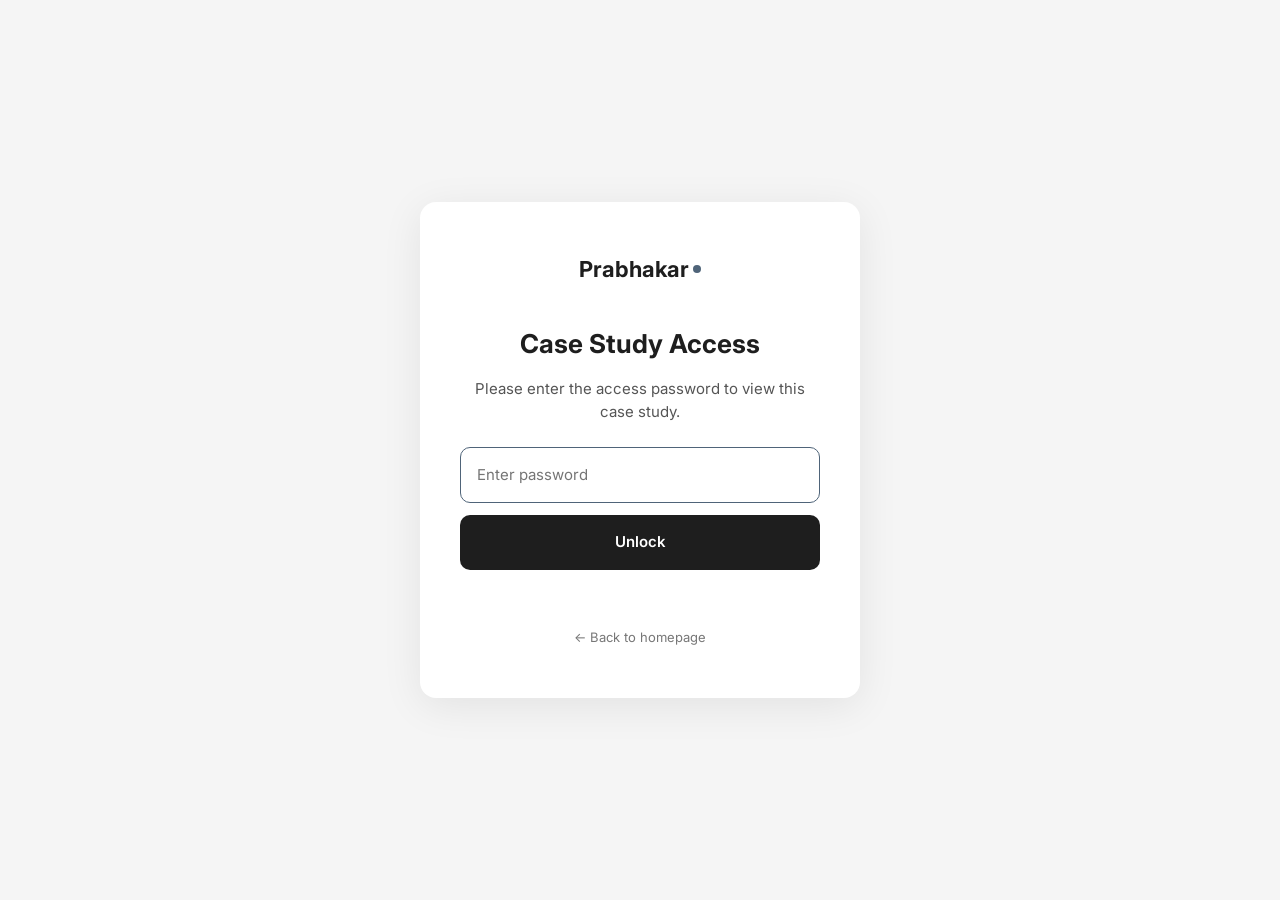
<file: projects/walmart.html>
<!DOCTYPE html>
<html lang="en">
<head>
  <meta charset="UTF-8" />
  <link rel="icon" type="image/png" sizes="32x32" href="../images/favicon-32.png">
  <link rel="icon" type="image/png" sizes="16x16" href="../images/favicon-16.png">
  <meta name="viewport" content="width=device-width, initial-scale=1.0" />
  <script src="../js/gate.js"></script>
  <title>Walmart — Pulse Inventory App | Prabhakar Seenappa</title>
  <meta name="description" content="Case study: Designing an intuitive inventory management and time-tracking tool for Walmart associates — replacing a fragmented manual process with a real-time, conversational-UI-driven dashboard." />
  <link rel="preconnect" href="https://fonts.googleapis.com" />
  <link rel="preconnect" href="https://fonts.gstatic.com" crossorigin />
  <link href="https://fonts.googleapis.com/css2?family=Inter:wght@300;400;500;600;700;800&display=swap" rel="stylesheet" />
  <link rel="stylesheet" href="../css/style.css" />
  <link rel="stylesheet" href="../css/project.css" />
</head>
<body>

<!-- NAVIGATION -->
<nav class="nav" role="navigation" aria-label="Main navigation">
  <div class="nav__inner">
    <a href="../index.html" class="nav__logo">Prabhakar<span class="nav__logo-dot"></span></a>
    <ul class="nav__links" role="list">
      <li><a href="../index.html#about"      class="nav__link">About</a></li>
      <li><a href="../index.html#experience" class="nav__link">Experience</a></li>
      <li><a href="../index.html#skills"     class="nav__link">Skills</a></li>
      <li><a href="../index.html#portfolio"  class="nav__link active">Portfolio</a></li>
      <li><a href="../index.html#blog"       class="nav__link">Blog</a></li>
    </ul>
    <a href="../index.html#contact" class="nav__cta">Let's Talk</a>
    <button class="nav__hamburger" aria-label="Toggle menu"><span></span><span></span><span></span></button>
  </div>
  <div class="nav__mobile">
    <a href="../index.html#about"      class="nav__mobile-link">About</a>
    <a href="../index.html#experience" class="nav__mobile-link">Experience</a>
    <a href="../index.html#portfolio"  class="nav__mobile-link">Portfolio</a>
    <a href="../index.html#contact"    class="nav__mobile-link">Contact</a>
  </div>
</nav>

<!-- HERO -->
<section class="project-hero" aria-label="Walmart Pulse App case study hero">
  <div class="project-hero__bg">
    <div class="thumb--walmart" style="width:100%;height:100%;"></div>
    <div class="project-hero__bg-overlay"></div>
  </div>
  <div class="project-hero__inner">
    <a href="../index.html#portfolio" class="project-hero__back">← Back to Portfolio</a>
    <span class="project-hero__tag">Retail Operations · 2018</span>
    <h1 class="project-hero__title">Walmart — Pulse Inventory App</h1>
    <p class="project-hero__subtitle">Replacing a fragmented, paper-heavy inventory process with an intuitive real-time tool that put accurate stock data and time-tracking capability directly in the hands of associates on the floor.</p>
  </div>
</section>

<!-- PROJECT BRIEF -->
<div class="cs-container--wide" style="padding-top:0;">
  <div class="project-brief fu">
    <div class="project-brief__grid">
      <div class="project-brief__item">
        <p class="project-brief__label">Client</p>
        <p class="project-brief__value">Walmart</p>
      </div>
      <div class="project-brief__item">
        <p class="project-brief__label">My Role</p>
        <p class="project-brief__value">UX Designer &amp; Researcher</p>
      </div>
      <div class="project-brief__item">
        <p class="project-brief__label">Domain</p>
        <p class="project-brief__value">Retail Ops · Internal Tool · Mobile</p>
      </div>
      <div class="project-brief__item">
        <p class="project-brief__label">Year</p>
        <p class="project-brief__value">2018</p>
      </div>
      <div class="project-brief__item">
        <p class="project-brief__label">Tools</p>
        <p class="project-brief__value">Figma · Sketch · InVision · Miro</p>
      </div>
    </div>
  </div>
</div>

<!-- OVERVIEW -->
<section class="cs-section">
  <div class="cs-container">
    <div class="fu">
      <p class="cs-section-label">Overview</p>
      <h2 class="cs-section-title">At Walmart's Scale, Inventory Errors Are Enormously Costly</h2>
      <p class="cs-body">Walmart operates over 4,700 stores in the United States, each managing tens of thousands of SKUs across multiple departments. Accurate, real-time inventory data is the operational backbone of retail at this scale — driving replenishment, pricing, staffing allocation, and customer availability. When that data is wrong, the consequences ripple across the supply chain.</p>
      <p class="cs-body">The Pulse project was initiated after internal operational audits revealed that a significant portion of store-level inventory discrepancies originated from manual, paper-based adjustment processes that were slow, error-prone, and impossible to audit. Associates were recording adjustments on paper logs that were reconciled with central systems hours or days later — creating a lag between physical reality and digital inventory that generated out-of-stock errors, customer complaints, and unnecessary replenishment costs.</p>
      <p class="cs-body">Working through Cognizant's engagement with Walmart, I led the UX design for the Pulse app — a mobile-first internal tool designed to make inventory adjustment and time tracking immediate, accurate, and effortless for frontline associates.</p>
    </div>
  </div>
</section>

<!-- PROBLEM -->
<section class="cs-section cs-section--alt">
  <div class="cs-container">
    <div class="cs-highlight-box fu">
      <p class="cs-section-label">The Challenge</p>
      <h2 class="cs-section-title">Associates needed a tool that worked the way they worked — fast, on their feet, with one hand.</h2>
      <p class="cs-body">Internal tools at Walmart's scale carry a unique design constraint: they're used by a workforce with enormous range in technical comfort, often in physically demanding environments — on warehouse floors, in refrigerated sections, during peak-traffic hours. The design had to be as robust for a 20-year veteran as it was for a first-week associate.</p>
      <div class="cs-problems">
        <div class="cs-problem-item">
          <span class="cs-problem-num">01</span>
          <p class="cs-problem-text"><strong>Manual, paper-based adjustments</strong> — Associates recorded inventory changes on physical log sheets that required manual data entry into the central system by supervisors — typically hours after the fact. By the time the data was current, the store floor had moved on.</p>
        </div>
        <div class="cs-problem-item">
          <span class="cs-problem-num">02</span>
          <p class="cs-problem-text"><strong>No real-time visibility</strong> — Department managers had no live view of inventory levels across their section. Stock checks required walking the floor or calling the stockroom — a significant time drain across a workforce measured in the thousands per shift.</p>
        </div>
        <div class="cs-problem-item">
          <span class="cs-problem-num">03</span>
          <p class="cs-problem-text"><strong>Fragmented multi-location tracking</strong> — For associates managing inventory across multiple departments or store sections, there was no unified view. Tracking across sections meant multiple log sheets, multiple check-ins, multiple sources of truth — none of which were reliable.</p>
        </div>
        <div class="cs-problem-item">
          <span class="cs-problem-num">04</span>
          <p class="cs-problem-text"><strong>Time-tracking disconnected from task context</strong> — Associates logged time separately from the inventory tasks they were performing, making it impossible to understand labor cost per task type or identify operational inefficiencies.</p>
        </div>
      </div>
    </div>
  </div>
</section>

<!-- RESEARCH -->
<section class="cs-section">
  <div class="cs-container">
    <div class="fu">
      <p class="cs-section-label">Research</p>
      <h2 class="cs-section-title">Understanding Work as It Actually Happens on the Floor</h2>
      <p class="cs-body">Designing for frontline retail workers required going to the floor. Desk research and stakeholder interviews alone could not surface the physical constraints, time pressures, and informal workarounds that shaped how associates actually performed inventory management. I led an immersive research program rooted in the associate's real working environment.</p>
    </div>

    <div class="cs-methods fu">
      <div class="cs-method">
        <span class="cs-method__icon">🏬</span>
        <div class="cs-method__body">
          <h4>In-Store Observation</h4>
          <p>Spent 3 days embedded in two Walmart stores during peak and off-peak hours — observing inventory adjustment workflows, time-tracking behaviors, and inter-team communication patterns firsthand.</p>
        </div>
      </div>
      <div class="cs-method">
        <span class="cs-method__icon">🎙️</span>
        <div class="cs-method__body">
          <h4>Associate Interviews</h4>
          <p>28 interviews across associate roles (floor staff, department leads, stockroom, customer service), tenure levels, and departments — capturing the full spectrum of inventory management responsibilities.</p>
        </div>
      </div>
      <div class="cs-method">
        <span class="cs-method__icon">📋</span>
        <div class="cs-method__body">
          <h4>Workflow Documentation</h4>
          <p>Mapped the end-to-end inventory adjustment process in exhaustive detail — every step, every handoff, every tool used — to identify automation and consolidation opportunities.</p>
        </div>
      </div>
      <div class="cs-method">
        <span class="cs-method__icon">👥</span>
        <div class="cs-method__body">
          <h4>Stakeholder Workshops</h4>
          <p>Iterative wireframe review workshops with store managers, operations leadership, and IT — aligning on functionality requirements and technical constraints before high-fidelity design work began.</p>
        </div>
      </div>
      <div class="cs-method">
        <span class="cs-method__icon">📱</span>
        <div class="cs-method__body">
          <h4>Device &amp; Context Research</h4>
          <p>Researched the physical conditions under which the app would be used — gloved hands, bright/dim lighting, noisy environments, moving between locations — all of which directly shaped interaction design decisions.</p>
        </div>
      </div>
      <div class="cs-method">
        <span class="cs-method__icon">🗺️</span>
        <div class="cs-method__body">
          <h4>Task Analysis</h4>
          <p>Detailed task analysis of the 8 most common inventory management scenarios — identifying the minimum viable information and interactions required for each task to be completed accurately on mobile.</p>
        </div>
      </div>
    </div>

    <div class="cs-insights fu">
      <div class="cs-insight">
        <p class="cs-insight__label">Physical Context Insight</p>
        <p class="cs-insight__text">Associates frequently used devices while wearing gloves or with one hand occupied holding product. Every interactive element in the final design needed to be operable with a single large touch target — eliminating any small buttons, precision gestures, or two-handed interactions from core workflows.</p>
      </div>
      <div class="cs-insight">
        <p class="cs-insight__label">Cognitive Load Insight</p>
        <p class="cs-insight__text">Associates made inventory adjustments while simultaneously managing customer interactions, team communication, and physical tasks. The app needed to support "five-second interactions" — tasks completable in a momentary pause without requiring sustained focus or sequential steps.</p>
      </div>
      <div class="cs-insight">
        <p class="cs-insight__label">Trust Insight</p>
        <p class="cs-insight__text">Experienced associates were deeply skeptical of new digital tools — they'd seen systems come and go, and had learned that paper was more reliable than software that was slow, required training, or went offline. The app needed to work faster than paper to earn adoption.</p>
      </div>
      <div class="cs-insight">
        <p class="cs-insight__label">Collaboration Insight</p>
        <p class="cs-insight__text">Inventory discrepancies were often identified not by the associate responsible for a section, but by someone passing through. The app needed social and notification features to enable cross-department flagging — not just individual task management.</p>
      </div>
    </div>
  </div>
</section>

<!-- DESIGN -->
<section class="cs-section cs-section--alt">
  <div class="cs-container">
    <div class="fu">
      <p class="cs-section-label">Design Process</p>
      <h2 class="cs-section-title">Designing for the Floor, Not the Conference Room</h2>
      <p class="cs-body">Every design decision in Pulse was tested against a single constraint: would an associate be able to complete this task accurately while standing in a store aisle during a busy shift? This constraint eliminated interface complexity quickly and kept the design focused on the absolute essentials.</p>
    </div>

    <div class="cs-phases fu">
      <div class="cs-phase">
        <div class="cs-phase__icon">✏️</div>
        <h4 class="cs-phase__title">Iterative Wireframing</h4>
        <p class="cs-phase__desc">Multiple rounds of low-fidelity wireframes reviewed in collaborative sessions with stakeholders and associate representatives before any visual design began.</p>
      </div>
      <div class="cs-phase">
        <div class="cs-phase__icon">🏃</div>
        <h4 class="cs-phase__title">In-Context Testing</h4>
        <p class="cs-phase__desc">Prototype testing conducted in actual store environments — not conference rooms — to surface physical and environmental issues invisible in lab settings.</p>
      </div>
      <div class="cs-phase">
        <div class="cs-phase__icon">💬</div>
        <h4 class="cs-phase__title">Conversational UI Integration</h4>
        <p class="cs-phase__desc">Designed a natural language interaction layer for common tasks — associates could report stock levels or flag discrepancies by typing or speaking naturally rather than navigating menus.</p>
      </div>
      <div class="cs-phase">
        <div class="cs-phase__icon">🔄</div>
        <h4 class="cs-phase__title">Pilot &amp; Iteration</h4>
        <p class="cs-phase__desc">Phased rollout to 3 pilot stores with structured feedback collection — two additional design iteration cycles based on real-world usage before broader deployment.</p>
      </div>
    </div>

    <div class="cs-mockup fu thumb--walmart" role="img" aria-label="Walmart Pulse — Inventory Dashboard">
      <!-- background image applied via .thumb--walmart in project.css -->
    </div>

    <div class="fu">
      <p class="cs-section-label">Core Features Designed</p>
      <h3 class="cs-section-title" style="font-size:24px; margin-bottom:20px;">What Pulse Delivered</h3>
      <div class="cs-learnings">
        <div class="cs-learning">
          <span class="cs-learning__num">01</span>
          <p class="cs-learning__text"><strong>One-Tap Inventory Adjustment</strong> — Scanning a SKU instantly surfaced the current inventory record with a single large increment/decrement control and a "Confirm &amp; Sync" action — completing a full inventory adjustment in under 10 seconds, with the change synced to the central system immediately rather than hours later.</p>
        </div>
        <div class="cs-learning">
          <span class="cs-learning__num">02</span>
          <p class="cs-learning__text"><strong>Real-Time Multi-Location Dashboard</strong> — Department managers could view live stock levels across their full section — and flag locations below threshold directly from the dashboard — without leaving the stockroom or making phone calls.</p>
        </div>
        <div class="cs-learning">
          <span class="cs-learning__num">03</span>
          <p class="cs-learning__text"><strong>Integrated Time &amp; Task Tracking</strong> — Associates logged time in the context of specific task types — "Stocking," "Inventory Count," "Discrepancy Resolution" — creating the first reliable data set linking labor hours to specific operational tasks at the store level.</p>
        </div>
        <div class="cs-learning">
          <span class="cs-learning__num">04</span>
          <p class="cs-learning__text"><strong>Cross-Department Discrepancy Flagging</strong> — Any associate could flag a stock discrepancy in any department, with the alert automatically routing to the appropriate department lead — operationalizing the informal peer-spotting behavior observed in research into a structured workflow.</p>
        </div>
      </div>
    </div>
  </div>
</section>

<!-- OUTCOMES -->
<section class="cs-section">
  <div class="cs-container">
    <div class="fu">
      <p class="cs-section-label">Impact</p>
      <h2 class="cs-section-title">Faster Adjustments. More Accurate Data. Real Business Value.</h2>
    </div>

    <div class="cs-outcomes fu">
      <div class="cs-outcome">
        <p class="cs-outcome__num">↓ 76%</p>
        <p class="cs-outcome__label">Reduction in average inventory adjustment cycle time — from hours (paper-to-system lag) to under 30 seconds (real-time sync)</p>
      </div>
      <div class="cs-outcome">
        <p class="cs-outcome__num">↑ 29%</p>
        <p class="cs-outcome__label">Improvement in inventory data accuracy rate across pilot stores — directly reducing out-of-stock errors and unnecessary replenishment orders</p>
      </div>
      <div class="cs-outcome">
        <p class="cs-outcome__num">94%</p>
        <p class="cs-outcome__label">Associate adoption rate within 6 weeks of pilot launch — driven by the speed advantage over paper processes that earned frontline trust quickly</p>
      </div>
    </div>

    <div class="fu" style="margin-top:48px;">
      <p class="cs-section-label">Key Learnings</p>
      <h3 class="cs-section-title" style="font-size:24px; margin-bottom:20px;">Reflections</h3>
      <div class="cs-learnings">
        <div class="cs-learning">
          <span class="cs-learning__num">01</span>
          <p class="cs-learning__text"><strong>Speed is the feature that earns trust with frontline workers.</strong> Associates weren't going to adopt a digital tool out of compliance or enthusiasm — they adopted Pulse because it was measurably faster than the paper alternative. The design had a simple goal: be faster than paper. Everything else was secondary.</p>
        </div>
        <div class="cs-learning">
          <span class="cs-learning__num">02</span>
          <p class="cs-learning__text"><strong>In-context testing is non-negotiable for operational tools.</strong> Conference room testing of the first prototype showed strong results. In-store testing with the same prototype revealed 11 issues invisible in the lab — glare on the screen, button sizes too small for gloved hands, audio alerts inaudible in the stockroom. Context is not a nice-to-have in operational UX; it's the research.</p>
        </div>
        <div class="cs-learning">
          <span class="cs-learning__num">03</span>
          <p class="cs-learning__text"><strong>Internal tools deserve the same design rigor as consumer products.</strong> There's a common belief that employees will "use what they're given" regardless of design quality. Pulse proved the opposite — associates had a real alternative (paper), and they chose the digital tool only when the design was genuinely better. UX quality determines adoption, and adoption determines ROI.</p>
        </div>
      </div>
    </div>
  </div>
</section>

<!-- PROJECT NAVIGATION -->
<nav class="project-nav" aria-label="Project navigation">
  <div class="project-nav__inner">
    <a href="cvs.html" class="project-nav__item">
      <span class="project-nav__dir">← Previous Project</span>
      <span class="project-nav__title">CVS Health — Claims Portal</span>
    </a>
    <div class="project-nav__divider" aria-hidden="true"></div>
    <a href="npa.html" class="project-nav__item">
      <span class="project-nav__dir">Next Project →</span>
      <span class="project-nav__title">JPMorganChase — New Product Assessment (NPA)</span>
    </a>
  </div>
</nav>

<button class="btt" aria-label="Back to top">↑</button>
<script src="../js/main.js"></script>
</body>
</html>
</file>
<file: css/style.css>
/* ============================================================
   PRABHAKAR SEENAPPA — PORTFOLIO
   Main Stylesheet · Reference-Matched Design
   ============================================================ */

/* ------------------------------------------------------------
   1. DESIGN TOKENS  (Warm Gold theme — approved 2026-07-07)
------------------------------------------------------------ */
:root {
  /* Palette */
  --bg:              #FFFFFF;   /* page background (pure white)   */
  --bg-white:        #FFFFFF;   /* alternating white sections     */
  --bg-warm:         #FFFCF5;   /* subtle warm section background */
  --bg-dark:         #1A1408;   /* stats bar · footer (warm near-black) */
  --surface:         #FFFFFF;

  --text-100:        #1A1408;   /* headings (warm near-black)     */
  --text-200:        #6B5D45;   /* body (warm gray)               */
  --text-300:        #9B8B72;   /* muted (warm mid-gray)          */
  --text-400:        #C4B7A0;   /* light / placeholders           */

  --border:          #F0E4CC;   /* cream border                   */
  --border-strong:   #E4D3AB;   /* stronger cream border          */

  --gold-primary:    #F4B400;   /* CTAs, active states, accents   */
  --gold-saffron:    #F4A300;   /* hover states, link accent      */
  --gold-rich:       #D4AF37;   /* dividers, decorative dots      */
  --warm-highlight:  #FFD8A8;   /* tag pills, soft warm surfaces  */

  --accent:          #F4B400;   /* primary accent = gold          */
  --highlight:       #F4A300;   /* saffron for text-accent uses   */

  --prog-bg:         #F0E4CC;
  --prog-fill:       linear-gradient(90deg, #F4B400, #F4A300);

  /* Typography */
  --font:         'Inter', system-ui, -apple-system, sans-serif;
  --base:         15px;
  --line:         1.75;

  /* Spacing */
  --max-w:        1180px;
  --py:           90px;
  --px:           40px;

  /* Shapes */
  --r-sm:         4px;
  --r-md:         8px;
  --r-lg:         16px;
  --r-xl:         24px;
  --r-full:       9999px;

  /* Shadows */
  --sh-xs: 0 1px 3px rgba(0,0,0,0.05);
  --sh-sm: 0 2px 8px rgba(0,0,0,0.07);
  --sh-md: 0 4px 20px rgba(0,0,0,0.09);
  --sh-lg: 0 8px 40px rgba(0,0,0,0.12);

  /* Transition */
  --ease: 0.25s ease;
}

/* ------------------------------------------------------------
   2. RESET & BASE
------------------------------------------------------------ */
*, *::before, *::after { box-sizing: border-box; margin: 0; padding: 0; }

html  { font-size: var(--base); scroll-behavior: smooth; -webkit-text-size-adjust: 100%; }

body  {
  font-family: var(--font);
  background:  var(--bg);
  color:       var(--text-200);
  line-height: var(--line);
  overflow-x:  hidden;
}

img, video { max-width: 100%; height: auto; display: block; }
a  { color: inherit; text-decoration: none; }
ul { list-style: none; }
button, input, textarea { font: inherit; border: none; outline: none; background: none; cursor: pointer; }

/* ------------------------------------------------------------
   3. UTILITIES
------------------------------------------------------------ */
.wrap {
  width: 100%;
  max-width: var(--max-w);
  margin-inline: auto;
  padding-inline: var(--px);
}

/* Section shells */
.sec          { padding: var(--py) 0; background: var(--bg-white); }
.sec--gray    { padding: var(--py) 0; background: var(--bg-warm); }
.sec--dark    { padding: 44px 0;      background: var(--bg-dark); }

/* Section header */
.sec-label {
  display: block;
  font-size: 11px;
  font-weight: 600;
  letter-spacing: .14em;
  text-transform: uppercase;
  color: var(--highlight);
  margin-bottom: 10px;
}
.sec-title {
  font-size: clamp(26px, 3vw, 38px);
  font-weight: 800;
  line-height: 1.15;
  color: var(--text-100);
  margin-bottom: 48px;
}
.sec-title span { border-bottom: 3px solid var(--text-100); padding-bottom: 1px; }

/* Buttons */
.btn {
  display: inline-flex;
  align-items: center;
  gap: 8px;
  font-size: 13px;
  font-weight: 600;
  letter-spacing: .04em;
  padding: 12px 28px;
  border-radius: var(--r-full);
  transition: all var(--ease);
}
.btn--dark    { background: var(--gold-primary); color: var(--text-100); box-shadow: 0 4px 18px rgba(244,180,0,0.28); }
.btn--dark:hover { background: var(--gold-saffron); transform: translateY(-1px); box-shadow: 0 6px 22px rgba(244,163,0,0.38); }
.btn--outline { border: 1.5px solid var(--border); color: var(--text-100); }
.btn--outline:hover { border-color: var(--text-100); transform: translateY(-1px); }
.btn--ghost   { padding: 0; color: var(--highlight); font-size: 13px; font-weight: 600; }
.btn--ghost::after { content: ' →'; transition: letter-spacing var(--ease); }
.btn--ghost:hover::after { letter-spacing: 2px; }

/* Fade-up (JS activates) */
.fu {
  opacity: 0;
  transform: translateY(24px);
  transition: opacity .6s ease, transform .6s ease;
}
.fu.on { opacity: 1; transform: none; }
.fu:nth-child(2) { transition-delay: .08s; }
.fu:nth-child(3) { transition-delay: .16s; }
.fu:nth-child(4) { transition-delay: .24s; }
.fu:nth-child(5) { transition-delay: .32s; }

/* Tag chip */
.chip {
  display: inline-flex;
  align-items: center;
  font-size: 10px;
  font-weight: 700;
  letter-spacing: .1em;
  text-transform: uppercase;
  padding: 3px 10px;
  border-radius: var(--r-full);
}
.chip--light { color: var(--text-100); background: var(--warm-highlight); }
.chip--dark  { color: var(--text-100); background: var(--gold-primary); }

/* ------------------------------------------------------------
   4. LOADER
------------------------------------------------------------ */
.loader {
  position: fixed; inset: 0; z-index: 9999;
  background: var(--bg-white);
  display: flex; align-items: center; justify-content: center;
  transition: opacity .5s ease, visibility .5s ease;
}
.loader.hidden { opacity: 0; visibility: hidden; pointer-events: none; }
.loader__box   { display: flex; flex-direction: column; align-items: center; gap: 14px; }
.loader__name  { font-size: 20px; font-weight: 800; letter-spacing: .06em; color: var(--text-100); }
.loader__bar   { width: 140px; height: 2px; background: var(--border); border-radius: var(--r-full); overflow: hidden; }
.loader__bar::after {
  content: ''; display: block; height: 100%; width: 0%;
  background: var(--text-100); border-radius: var(--r-full);
  animation: loadFill 1.2s ease forwards;
}
@keyframes loadFill { to { width: 100%; } }

/* ------------------------------------------------------------
   5. NAVIGATION
------------------------------------------------------------ */
.nav {
  position: fixed; top: 0; left: 0; right: 0; z-index: 100;
  transition: background var(--ease), box-shadow var(--ease);
}
.nav.scrolled {
  background: rgba(255,255,255,.97);
  backdrop-filter: blur(10px);
  box-shadow: 0 1px 0 var(--border);
}
.nav__inner {
  max-width: var(--max-w);
  margin-inline: auto;
  padding: 22px var(--px);
  display: flex;
  align-items: center;
  justify-content: space-between;
  transition: padding var(--ease);
}
.nav.scrolled .nav__inner { padding-top: 14px; padding-bottom: 14px; }

.nav__logo {
  font-size: 18px;
  font-weight: 800;
  color: var(--text-100);
  letter-spacing: -.01em;
  display: flex;
  align-items: center;
  gap: 5px;
}
.nav__logo-dot {
  width: 5px; height: 5px;
  background: var(--highlight);
  border-radius: 50%;
  display: inline-block;
  margin-bottom: 1px;
}

.nav__links { display: flex; align-items: center; gap: 32px; }
.nav__link  {
  font-size: 11px;
  font-weight: 600;
  letter-spacing: .12em;
  text-transform: uppercase;
  color: var(--text-300);
  position: relative;
  transition: color var(--ease);
}
.nav__link::after {
  content: '';
  position: absolute; bottom: -3px; left: 0;
  width: 0; height: 1.5px;
  background: var(--text-100);
  transition: width var(--ease);
}
.nav__link:hover, .nav__link.active { color: var(--text-100); }
.nav__link:hover::after, .nav__link.active::after { width: 100%; }

.nav__cta {
  font-size: 11px; font-weight: 700; letter-spacing: .1em; text-transform: uppercase;
  color: var(--text-100); background: var(--gold-primary);
  padding: 9px 22px; border-radius: var(--r-full);
  transition: all var(--ease);
  box-shadow: 0 2px 10px rgba(244,180,0,0.28);
}
.nav__cta:hover { background: var(--gold-saffron); transform: translateY(-1px); box-shadow: 0 4px 14px rgba(244,163,0,0.36); }

/* Hamburger */
.nav__hamburger { display: none; flex-direction: column; gap: 5px; padding: 4px; }
.nav__hamburger span {
  display: block; width: 22px; height: 2px;
  background: var(--text-100); border-radius: var(--r-full);
  transition: all var(--ease);
}
.nav__hamburger.open span:nth-child(1) { transform: translateY(7px) rotate(45deg); }
.nav__hamburger.open span:nth-child(2) { opacity: 0; }
.nav__hamburger.open span:nth-child(3) { transform: translateY(-7px) rotate(-45deg); }

.nav__mobile {
  background: var(--surface);
  border-top: 1px solid var(--border);
  max-height: 0; overflow: hidden;
  transition: max-height .4s ease;
  display: none;
  flex-direction: column;
}
.nav__mobile.open { max-height: 480px; }
.nav__mobile-link {
  display: block;
  padding: 15px var(--px);
  font-size: 13px; font-weight: 600; letter-spacing: .06em; text-transform: uppercase;
  color: var(--text-200);
  border-bottom: 1px solid var(--border);
  transition: background var(--ease);
}
.nav__mobile-link:hover { background: var(--bg); }

/* ------------------------------------------------------------
   6. HERO
------------------------------------------------------------ */
.hero {
  min-height: 100vh;
  background: var(--bg-white);
  display: flex; align-items: center;
  padding-top: 80px;
  overflow: hidden;
  position: relative;
}

.hero__inner {
  max-width: var(--max-w);
  margin-inline: auto;
  padding-inline: var(--px);
  width: 100%;
  display: grid;
  grid-template-columns: 1.1fr 1fr;
  gap: 64px;
  align-items: center;
}

/* Left content */
.hero__greeting {
  display: flex;
  align-items: center;
  gap: 12px;
  font-size: 15px;
  font-weight: 400;
  color: var(--text-300);
  margin-bottom: 14px;
}
.hero__greeting-line {
  display: block;
  width: 36px; height: 1.5px;
  background: var(--text-300);
  flex-shrink: 0;
}

.hero__name {
  font-size: clamp(40px, 5.5vw, 68px);
  font-weight: 800;
  line-height: 1.05;
  letter-spacing: -.03em;
  color: var(--text-100);
  margin-bottom: 18px;
}

.hero__role {
  display: inline-flex;
  align-items: center;
  gap: 8px;
  font-size: 13px;
  font-weight: 700;
  letter-spacing: .14em;
  text-transform: uppercase;
  color: #fff;
  background: var(--text-100);
  padding: 10px 24px;
  border-radius: var(--r-full);
  margin-bottom: 26px;
}

.hero__bio {
  font-size: 15px;
  color: var(--text-300);
  line-height: 1.85;
  max-width: 440px;
  margin-bottom: 36px;
}

.hero__actions { display: flex; gap: 14px; flex-wrap: wrap; }

.hero__scroll {
  position: absolute;
  bottom: 36px; left: 50%;
  transform: translateX(-50%);
  display: flex; flex-direction: column; align-items: center; gap: 6px;
  font-size: 10px; font-weight: 600; letter-spacing: .14em; text-transform: uppercase;
  color: var(--text-400);
  animation: scrollBounce 2s ease infinite;
}
@keyframes scrollBounce {
  0%,100% { transform: translateX(-50%) translateY(0); }
  50%      { transform: translateX(-50%) translateY(6px); }
}
.hero__scroll svg { width: 18px; height: 18px; stroke: var(--text-400); fill: none; stroke-width: 1.5; }

/* Right photo */
.hero__photo-wrap {
  position: relative;
  display: flex;
  align-items: center;
  justify-content: center;
}

/* outer blob circle */
.hero__circle-bg {
  position: absolute;
  width: 440px; height: 440px;
  background: #EEEEEE;
  border-radius: 50%;
}

/* accent ring */
.hero__circle-ring {
  position: absolute;
  width: 480px; height: 480px;
  border: 1px solid #E0E0E0;
  border-radius: 50%;
}

/* decorative accent dots */
.hero__dot {
  position: absolute;
  border-radius: 50%;
  background: #D5D5D5;
}
.hero__dot--lg { width: 80px; height: 80px; top: 20px; right: 30px; }
.hero__dot--md { width: 44px; height: 44px; bottom: 60px; left: 20px; }
.hero__dot--sm { width: 20px; height: 20px; top: 80px; left: 60px; background: #C8C8C8; }

/* photo itself */
.hero__photo {
  position: relative; z-index: 1;
  width: 340px; height: 340px;
  border-radius: 50%;
  object-fit: cover;
  object-position: center;
  box-shadow: var(--sh-lg);
  display: block;
}

/* ------------------------------------------------------------
   7. STATS BAR
------------------------------------------------------------ */
.stats { background: var(--bg-dark); padding: 44px 0; }
.stats__inner {
  max-width: var(--max-w); margin-inline: auto; padding-inline: var(--px);
  display: grid; grid-template-columns: repeat(4,1fr);
}
.stat {
  text-align: center;
  padding: 6px 20px;
  position: relative;
}
.stat:not(:last-child)::after {
  content: '';
  position: absolute; right: 0; top: 50%;
  transform: translateY(-50%);
  height: 36px; width: 1px;
  background: rgba(255,255,255,.12);
}
.stat__num {
  display: block;
  font-size: clamp(32px, 4vw, 50px);
  font-weight: 800;
  letter-spacing: -.03em;
  line-height: 1;
  color: #fff;
  margin-bottom: 6px;
}
.stat__label {
  font-size: 11px; font-weight: 500;
  letter-spacing: .1em; text-transform: uppercase;
  color: rgba(255,255,255,.5);
}

/* ------------------------------------------------------------
   8. ABOUT
   Layout: photo (left) | bio text (right)
------------------------------------------------------------ */
.about__grid {
  display: grid;
  grid-template-columns: 280px 1fr;
  gap: 64px;
  align-items: start;
}

/* Left: photo column */
.about__photo-col { display: flex; flex-direction: column; align-items: center; gap: 20px; }

.about__photo-frame {
  position: relative;
  width: 240px; height: 240px;
}
.about__photo-frame::before {
  content: '';
  position: absolute; inset: -10px;
  background: #EBEBEB;
  border-radius: 50%;
  z-index: 0;
}
.about__photo-frame::after {
  content: '';
  position: absolute; inset: -20px;
  border: 1px solid #E0E0E0;
  border-radius: 50%;
  z-index: 0;
}
.about__photo {
  position: relative; z-index: 1;
  width: 240px; height: 240px;
  border-radius: 50%;
  object-fit: cover;
  object-position: center;
  display: block;
}

/* Right: text column */
.about__text-col { display: flex; flex-direction: column; gap: 0; }

.about__lead {
  font-size: 18px; font-weight: 600;
  line-height: 1.6; color: var(--text-100);
  margin-bottom: 16px;
}
.about__body {
  font-size: 15px; color: var(--text-300);
  line-height: 1.85; margin-bottom: 14px;
}

.about__divider {
  width: 48px; height: 3px;
  background: var(--text-100);
  border-radius: var(--r-full);
  margin: 24px 0;
}

/* Services inside about */
.about__services { display: flex; flex-direction: column; }
.about__service  {
  display: flex; align-items: flex-start; gap: 14px;
  padding: 18px 0;
  border-bottom: 1px solid var(--border);
}
.about__service:first-child { border-top: 1px solid var(--border); }
.about__svc-icon {
  width: 38px; height: 38px;
  background: var(--bg); border-radius: var(--r-md);
  display: flex; align-items: center; justify-content: center;
  font-size: 17px; flex-shrink: 0;
}
.about__svc-title  { font-size: 14px; font-weight: 600; color: var(--text-100); margin-bottom: 3px; }
.about__svc-desc   { font-size: 13px; color: var(--text-300); line-height: 1.6; }

/* ------------------------------------------------------------
   9. EXPERIENCE
------------------------------------------------------------ */
.exp__intro {
  font-size: 15px; color: var(--text-300);
  line-height: 1.85; max-width: 760px; margin-bottom: 48px;
}
.exp__grid {
  display: grid; grid-template-columns: 1fr 1fr; gap: 48px;
}
.exp__col-head {
  font-size: 11px; font-weight: 700;
  letter-spacing: .12em; text-transform: uppercase;
  color: var(--text-300); margin-bottom: 28px;
  padding-bottom: 14px; border-bottom: 2px solid var(--border);
}
.exp__list { display: flex; flex-direction: column; gap: 28px; }

.exp-item { display: flex; gap: 14px; }
.exp-item__icon {
  flex-shrink: 0; margin-top: 3px;
  width: 20px; height: 20px;
  border: 2px solid var(--border);
  border-radius: var(--r-sm);
  display: flex; align-items: center; justify-content: center;
  font-size: 10px; color: var(--text-100);
  background: var(--bg-white);
}
.exp-item__icon--active {
  background: var(--text-100);
  border-color: var(--text-100);
  color: #fff;
}
.exp-item__period {
  font-size: 11px; font-weight: 600;
  letter-spacing: .08em; text-transform: uppercase;
  color: var(--highlight); margin-bottom: 3px;
}
.exp-item__role    { font-size: 14px; font-weight: 700; color: var(--text-100); margin-bottom: 2px; }
.exp-item__company { font-size: 13px; font-weight: 500; color: var(--text-300); margin-bottom: 2px; }
.exp-item__loc     { font-size: 12px; color: var(--text-400); margin-bottom: 8px; }
.exp-item__tags    { display: flex; flex-wrap: wrap; gap: 5px; }
.exp-item__tag     {
  font-size: 10px; font-weight: 500;
  color: var(--text-300);
  background: var(--bg); border: 1px solid var(--border);
  padding: 2px 9px; border-radius: var(--r-full);
}

/* ------------------------------------------------------------
   10. SKILLS
------------------------------------------------------------ */
.skills__grid {
  display: grid; grid-template-columns: 1fr 1fr; gap: 56px 72px;
}
.skills__group-head {
  font-size: 12px; font-weight: 700;
  letter-spacing: .12em; text-transform: uppercase;
  color: var(--text-100); margin-bottom: 24px;
  padding-bottom: 12px; border-bottom: 1.5px solid var(--border);
}
.skills__list { display: flex; flex-direction: column; gap: 16px; }

.skill__row {
  display: flex; justify-content: space-between;
  align-items: baseline; margin-bottom: 6px;
}
.skill__name { font-size: 14px; font-weight: 500; color: var(--text-200); }
.skill__pct  { font-size: 12px; font-weight: 600; color: var(--text-300); }
.skill__bar  {
  height: 5px; background: var(--prog-bg);
  border-radius: var(--r-full); overflow: hidden;
}
.skill__fill {
  height: 100%; background: var(--prog-fill);
  border-radius: var(--r-full);
  width: 0%;
  transition: width 1.3s cubic-bezier(.4,0,.2,1);
}

/* ------------------------------------------------------------
   11. EDUCATION & HOBBIES
------------------------------------------------------------ */
.edh__grid { display: grid; grid-template-columns: repeat(3,1fr); gap: 40px; }
.edh__col-head {
  font-size: 12px; font-weight: 700;
  letter-spacing: .12em; text-transform: uppercase;
  color: var(--text-100); margin-bottom: 22px;
  padding-bottom: 12px; border-bottom: 1.5px solid var(--border);
}
.edh__list { display: flex; flex-direction: column; }
.edh__item {
  display: flex; align-items: center; gap: 12px;
  padding: 13px 0;
  border-bottom: 1px solid var(--border);
}
.edh__icon {
  width: 34px; height: 34px;
  background: var(--bg);
  border-radius: var(--r-md);
  display: flex; align-items: center; justify-content: center;
  font-size: 15px; flex-shrink: 0;
}
.edh__text h4  { font-size: 13px; font-weight: 600; color: var(--text-100); line-height: 1.3; }
.edh__text p   { font-size: 12px; color: var(--text-300); margin-top: 1px; }

/* ------------------------------------------------------------
   12. PORTFOLIO
------------------------------------------------------------ */
.pf__filters {
  display: flex; gap: 8px; flex-wrap: wrap; margin-bottom: 40px;
}
.pf__filter {
  font-size: 12px; font-weight: 600;
  letter-spacing: .06em;
  color: var(--text-300); background: transparent;
  border: 1.5px solid var(--border);
  padding: 7px 18px; border-radius: var(--r-full);
  cursor: pointer; transition: all var(--ease);
}
.pf__filter:hover, .pf__filter.active {
  background: var(--text-100); color: #fff; border-color: var(--text-100);
}

.pf__grid {
  display: grid; grid-template-columns: repeat(3,1fr); gap: 24px;
}

.pf-card {
  background: var(--surface);
  border-radius: var(--r-lg);
  overflow: hidden;
  box-shadow: var(--sh-xs);
  transition: all var(--ease);
  display: block; text-decoration: none;
}
.pf-card:hover { transform: translateY(-5px); box-shadow: var(--sh-lg); }

.pf-card__img {
  aspect-ratio: 16/10;
  position: relative; overflow: hidden;
}
.pf-card__thumb {
  width: 100%; height: 100%;
  display: flex; align-items: flex-end; padding: 18px;
  transition: transform var(--ease);
}
.pf-card:hover .pf-card__thumb { transform: scale(1.04); }
.pf-card__thumb-tag {
  font-size: 9px; font-weight: 700; letter-spacing: .12em; text-transform: uppercase;
  color: rgba(255,255,255,.75);
  background: rgba(0,0,0,.28);
  padding: 3px 9px; border-radius: var(--r-full);
  backdrop-filter: blur(4px);
}
.pf-card__body  { padding: 20px; }
.pf-card__meta  { display: flex; justify-content: space-between; align-items: center; margin-bottom: 8px; }
.pf-card__cat   { font-size: 10px; font-weight: 700; letter-spacing: .1em; text-transform: uppercase; color: var(--highlight); }
.pf-card__year  { font-size: 11px; color: var(--text-400); }
.pf-card__title { font-size: 15px; font-weight: 700; color: var(--text-100); margin-bottom: 7px; line-height: 1.35; }
.pf-card__desc  { font-size: 12px; color: var(--text-300); line-height: 1.65; margin-bottom: 16px; }
.pf-card__link  {
  font-size: 12px; font-weight: 700;
  letter-spacing: .06em; text-transform: uppercase;
  color: var(--highlight); display: flex; align-items: center; gap: 5px;
  transition: gap var(--ease);
}
.pf-card:hover .pf-card__link { gap: 9px; }

/* card gradient themes */
.t--cs  { background: linear-gradient(140deg,#0D1B2A,#1D3050); }
.t--ad  { background: linear-gradient(140deg,#1A1A1A,#303030); }
.t--pu  { background: linear-gradient(140deg,#0F2040,#1E3866); }
.t--li  { background: linear-gradient(140deg,#283540,#3A4E5E); }
.t--cv  { background: linear-gradient(140deg,#2A1818,#3E2222); }
.t--wm  { background: linear-gradient(140deg,#182040,#263258); }

/* ------------------------------------------------------------
   13. TESTIMONIALS
------------------------------------------------------------ */
.testi { text-align: center; }
.testi__slider { position: relative; }
.testi__track  { overflow: hidden; width: 100%; }
.testi__list   { display: flex; width: 100%; transition: transform .5s cubic-bezier(.4,0,.2,1); }

.testi-card    { flex: 0 0 100%; width: 100%; min-width: 0; padding: 0 12%; }
.testi-card__q  {
  font-size: 72px; line-height: 1;
  font-family: Georgia, serif; color: var(--border);
  height: 52px; display: block; margin-bottom: -16px;
}
.testi-card__text {
  font-size: clamp(15px, 1.6vw, 19px); font-style: italic;
  color: var(--text-200); line-height: 1.8;
  margin-bottom: 32px;
}
.testi-card__author { display: flex; flex-direction: column; align-items: center; gap: 3px; }
.testi-card__name   { font-size: 15px; font-weight: 700; color: var(--text-100); }
.testi-card__role   { font-size: 13px; color: var(--text-300); }

.testi__controls {
  display: flex; align-items: center; justify-content: center;
  gap: 14px; margin-top: 40px;
}
.testi__btn {
  width: 40px; height: 40px; border-radius: 50%;
  border: 1.5px solid var(--border);
  display: flex; align-items: center; justify-content: center;
  cursor: pointer; color: var(--text-200);
  transition: all var(--ease);
}
.testi__btn:hover { background: var(--text-100); border-color: var(--text-100); color: #fff; }
.testi__btn svg   { width: 14px; height: 14px; stroke: currentColor; stroke-width: 2; fill: none; }

.testi__dots { display: flex; gap: 7px; }
.testi__dot  {
  width: 7px; height: 7px; border-radius: 50%;
  background: var(--border); cursor: pointer;
  transition: all var(--ease);
}
.testi__dot.on { background: var(--text-100); width: 22px; border-radius: var(--r-full); }

/* ------------------------------------------------------------
   14. BLOG
------------------------------------------------------------ */
.blog__grid { display: grid; grid-template-columns: repeat(3,1fr); gap: 24px; }

.blog-card {
  background: var(--surface);
  border-radius: var(--r-lg);
  overflow: hidden;
  box-shadow: var(--sh-xs);
  display: flex; flex-direction: column;
  transition: all var(--ease);
}
.blog-card:hover { transform: translateY(-4px); box-shadow: var(--sh-md); }

.blog-card__img {
  aspect-ratio: 16/9; overflow: hidden; flex-shrink: 0;
  display: flex; align-items: center; justify-content: center;
}
.blog-card__img-inner {
  width: 100%; height: 100%;
  display: flex; align-items: center; justify-content: center;
  transition: transform var(--ease);
}
.blog-card:hover .blog-card__img-inner { transform: scale(1.04); }
.blog-card__emoji { font-size: 44px; opacity: .35; }

.b1 { background: linear-gradient(140deg,#1A2C3A,#284050); }
.b2 { background: linear-gradient(140deg,#1A1A2E,#28284A); }
.b3 { background: linear-gradient(140deg,#1A2A1A,#283C28); }

.blog-card__body { padding: 22px; flex: 1; display: flex; flex-direction: column; }
.blog-card__meta { display: flex; align-items: center; gap: 10px; margin-bottom: 12px; }
.blog-card__tag  { font-size: 9px; font-weight: 700; letter-spacing: .1em; text-transform: uppercase; color: var(--text-100); background: var(--warm-highlight); padding: 3px 9px; border-radius: var(--r-full); }
.blog-card__date { font-size: 11px; color: var(--text-400); }
.blog-card__title{ font-size: 15px; font-weight: 700; color: var(--text-100); line-height: 1.4; margin-bottom: 9px; flex: 1; }
.blog-card__exc  { font-size: 13px; color: var(--text-300); line-height: 1.65; margin-bottom: 18px; }
.blog-card__link { font-size: 12px; font-weight: 700; letter-spacing: .06em; text-transform: uppercase; color: var(--highlight); display: flex; align-items: center; gap: 5px; transition: gap var(--ease); }
.blog-card:hover .blog-card__link { gap: 9px; }

/* ------------------------------------------------------------
   15. CONTACT  (info left · form right)
------------------------------------------------------------ */
.contact__grid {
  display: grid;
  grid-template-columns: 1fr 1.35fr;
  gap: 72px;
  align-items: start;
}

.contact__title {
  font-size: clamp(28px,3.5vw,44px);
  font-weight: 800; line-height: 1.15;
  color: var(--text-100); margin-bottom: 14px;
}
.contact__title em { font-style: normal; border-bottom: 3px solid var(--text-100); }
.contact__desc  { font-size: 15px; color: var(--text-300); line-height: 1.8; margin-bottom: 36px; }

.contact__items { display: flex; flex-direction: column; gap: 22px; margin-bottom: 36px; }
.contact__item  { display: flex; align-items: flex-start; gap: 14px; }
.contact__item-icon {
  width: 42px; height: 42px;
  background: var(--bg); border-radius: var(--r-md);
  display: flex; align-items: center; justify-content: center;
  font-size: 17px; flex-shrink: 0;
}
.contact__item-lbl  { font-size: 10px; font-weight: 700; letter-spacing: .1em; text-transform: uppercase; color: var(--text-400); margin-bottom: 2px; }
.contact__item-val  { font-size: 14px; font-weight: 500; color: var(--text-100); }

.contact__socials   { display: flex; gap: 10px; }
.contact__social    {
  width: 42px; height: 42px;
  background: var(--bg); border-radius: var(--r-md);
  display: flex; align-items: center; justify-content: center;
  font-size: 16px; transition: all var(--ease);
  text-decoration: none;
}
.contact__social:hover { background: var(--text-100); color: #fff; transform: translateY(-2px); }

/* Form card */
.contact__form-card {
  background: var(--surface);
  border-radius: var(--r-xl);
  padding: 44px;
  box-shadow: var(--sh-md);
}
.contact__form-title { font-size: 18px; font-weight: 700; color: var(--text-100); margin-bottom: 28px; }

.form-row    { display: grid; grid-template-columns: 1fr 1fr; gap: 14px; }
.form-group  { margin-bottom: 16px; }
.form-lbl    { display: block; font-size: 11px; font-weight: 700; letter-spacing: .08em; text-transform: uppercase; color: var(--text-300); margin-bottom: 7px; }
.form-input, .form-ta {
  width: 100%;
  background: var(--bg); border: 1.5px solid var(--border);
  border-radius: var(--r-md); padding: 13px 16px;
  font-size: 14px; color: var(--text-100);
  transition: border-color var(--ease);
  -webkit-appearance: none;
}
.form-input:focus, .form-ta:focus { border-color: var(--text-100); background: var(--surface); outline: none; }
.form-input::placeholder, .form-ta::placeholder { color: var(--text-400); }
.form-ta    { resize: vertical; min-height: 110px; line-height: 1.65; }
.form-btn   {
  width: 100%;
  background: var(--text-100); color: #fff;
  font-size: 13px; font-weight: 700; letter-spacing: .08em;
  padding: 15px; border-radius: var(--r-md);
  margin-top: 6px; transition: all var(--ease);
}
.form-btn:hover { background: #333; transform: translateY(-1px); box-shadow: var(--sh-md); }
.form-success { display: none; text-align: center; padding: 20px; color: var(--highlight); font-size: 14px; font-weight: 500; }

/* ------------------------------------------------------------
   16. MAP & FOOTER
------------------------------------------------------------ */
.map-wrap { height: 340px; position: relative; overflow: hidden; }
.map-wrap iframe {
  width: 100%; height: 100%; border: none;
  filter: grayscale(100%) contrast(1.05); opacity: .85;
}
.map-pin {
  position: absolute; top: 50%; left: 50%;
  transform: translate(-50%,-50%);
  background: var(--surface);
  padding: 13px 22px; border-radius: var(--r-lg);
  box-shadow: var(--sh-md); text-align: center;
}
.map-pin__lbl  { font-size: 10px; font-weight: 700; letter-spacing: .1em; text-transform: uppercase; color: var(--highlight); margin-bottom: 2px; }
.map-pin__city { font-size: 14px; font-weight: 700; color: var(--text-100); }

.footer { background: var(--bg-dark); color: rgba(255,255,255,.65); padding: 56px 0 28px; }
.footer__inner { max-width: var(--max-w); margin-inline: auto; padding-inline: var(--px); }

.footer__top {
  display: grid; grid-template-columns: 1.6fr 1fr 1fr 1fr;
  gap: 48px; padding-bottom: 44px;
  border-bottom: 1px solid rgba(255,255,255,.08);
  margin-bottom: 28px;
}
.footer__brand-name { font-size: 20px; font-weight: 800; color: #fff; letter-spacing: -.01em; margin-bottom: 10px; }
.footer__brand-tag  { font-size: 13px; line-height: 1.7; max-width: 200px; }

.footer__col-head { font-size: 10px; font-weight: 700; letter-spacing: .14em; text-transform: uppercase; color: rgba(255,255,255,.4); margin-bottom: 18px; }
.footer__links    { display: flex; flex-direction: column; gap: 10px; }
.footer__link     { font-size: 13px; color: rgba(255,255,255,.55); transition: color var(--ease); }
.footer__link:hover { color: #fff; }

.footer__bottom {
  display: flex; align-items: center; justify-content: space-between;
  flex-wrap: wrap; gap: 12px;
}
.footer__copy { font-size: 12px; color: rgba(255,255,255,.35); }
.footer__socials { display: flex; gap: 10px; }
.footer__soc {
  width: 34px; height: 34px; border-radius: 50%;
  border: 1px solid rgba(255,255,255,.15);
  display: flex; align-items: center; justify-content: center;
  font-size: 13px; color: rgba(255,255,255,.55);
  transition: all var(--ease);
}
.footer__soc:hover { border-color: rgba(255,255,255,.4); color: #fff; background: rgba(255,255,255,.08); }

/* ------------------------------------------------------------
   17. BACK TO TOP
------------------------------------------------------------ */
.btt {
  position: fixed; bottom: 28px; right: 28px; z-index: 90;
  width: 44px; height: 44px; border-radius: 50%;
  background: var(--text-100); color: #fff;
  display: flex; align-items: center; justify-content: center;
  font-size: 16px; box-shadow: var(--sh-md);
  opacity: 0; transform: translateY(12px);
  transition: all var(--ease);
  border: none; cursor: pointer;
}
.btt.show { opacity: 1; transform: none; }
.btt:hover { background: #333; transform: translateY(-2px); }

/* ------------------------------------------------------------
   18. RESPONSIVE
------------------------------------------------------------ */
@media (max-width:1024px){
  :root { --py:68px; --px:28px; }

  .hero__inner          { grid-template-columns:1fr; gap:48px; text-align:center; }
  .hero__greeting       { justify-content:center; }
  .hero__bio            { margin-inline:auto; }
  .hero__actions        { justify-content:center; }
  .hero__photo-wrap     { order:-1; }
  .hero__circle-bg      { width:320px; height:320px; }
  .hero__circle-ring    { width:360px; height:360px; }
  .hero__photo          { width:260px; height:260px; }
  .hero__dot--lg        { display:none; }

  .stats__inner         { grid-template-columns:repeat(2,1fr); }
  .stat:nth-child(2)::after { display:none; }
  .stat:nth-child(1), .stat:nth-child(2) { border-bottom:1px solid rgba(255,255,255,.1); }

  .about__grid          { grid-template-columns:1fr; gap:36px; }
  .about__photo-col     { flex-direction:row; gap:28px; align-items:flex-start; }

  .exp__grid            { grid-template-columns:1fr; gap:40px; }
  .skills__grid         { grid-template-columns:1fr 1fr; gap:40px 48px; }
  .edh__grid            { grid-template-columns:1fr 1fr; gap:32px; }
  .pf__grid             { grid-template-columns:1fr 1fr; }
  .blog__grid           { grid-template-columns:1fr 1fr; }

  .contact__grid        { grid-template-columns:1fr; gap:40px; }
  .footer__top          { grid-template-columns:1fr 1fr; gap:36px; }
}

@media (max-width:768px){
  :root { --py:52px; --px:18px; }

  .nav__links, .nav__cta { display:none; }
  .nav__hamburger { display:flex; }
  .nav__mobile    { display:flex; }

  .hero { padding-top:72px; }
  .hero__circle-bg   { width:260px; height:260px; }
  .hero__circle-ring { width:290px; height:290px; }
  .hero__photo       { width:210px; height:210px; }
  .hero__dot--md, .hero__dot--sm { display:none; }
  .hero__scroll { display:none; }

  .stat::after { display:none !important; }
  .stats__inner { grid-template-columns:repeat(2,1fr); }
  .stat { padding:10px; }
  .stat:nth-child(1),.stat:nth-child(2) { border-bottom:1px solid rgba(255,255,255,.1); }
  .stat:nth-child(1),.stat:nth-child(3) { border-right:1px solid rgba(255,255,255,.1); }

  .about__photo-col { flex-direction:column; align-items:center; }
  .about__photo-frame,.about__photo { width:180px; height:180px; }

  .skills__grid   { grid-template-columns:1fr; }
  .edh__grid      { grid-template-columns:1fr; }
  .pf__grid       { grid-template-columns:1fr; }
  .blog__grid     { grid-template-columns:1fr; }
  .form-row       { grid-template-columns:1fr; }

  .testi-card     { padding:0 4%; }
  .contact__form-card { padding:24px 18px; }
  .footer__top    { grid-template-columns:1fr; gap:28px; }
}

@media (min-width:1400px){
  :root { --max-w:1320px; }
}
</file>
<file: css/project.css>
/* ============================================================
   PRABHAKAR SEENAPPA — PORTFOLIO
   Case Study / Project Page Styles
   ============================================================ */

/* ------------------------------------------------------------
   PROJECT HERO
------------------------------------------------------------ */
.project-hero {
  min-height: 70vh;
  display: flex;
  align-items: flex-end;
  padding-top: 100px;
  padding-bottom: 80px;
  position: relative;
  overflow: hidden;
}

.project-hero__bg {
  position: absolute;
  inset: 0;
  z-index: 0;
}

.project-hero__bg-overlay {
  position: absolute;
  inset: 0;
  background: linear-gradient(
    to bottom,
    rgba(0,0,0,0.2) 0%,
    rgba(0,0,0,0.7) 60%,
    rgba(0,0,0,0.9) 100%
  );
  z-index: 1;
}

.project-hero__inner {
  position: relative;
  z-index: 2;
  max-width: var(--max-w);
  margin-inline: auto;
  padding-inline: 40px;
  width: 100%;
}

.project-hero__back {
  display: inline-flex;
  align-items: center;
  gap: 8px;
  font-size: 13px;
  font-weight: 500;
  color: rgba(255,255,255,0.7);
  margin-bottom: 40px;
  transition: color var(--ease);
  text-decoration: none;
}

.project-hero__back:hover { color: #fff; }

.project-hero__tag {
  display: inline-flex;
  align-items: center;
  gap: 6px;
  font-size: 11px;
  font-weight: 700;
  letter-spacing: 0.14em;
  text-transform: uppercase;
  color: rgba(255,255,255,0.9);
  background: rgba(255,255,255,0.15);
  border: 1px solid rgba(255,255,255,0.2);
  padding: 5px 14px;
  border-radius: var(--r-full);
  backdrop-filter: blur(4px);
  margin-bottom: 20px;
}

.project-hero__title {
  font-size: clamp(32px, 5vw, 64px);
  font-weight: 800;
  line-height: 1.05;
  letter-spacing: -0.025em;
  color: #fff;
  margin-bottom: 20px;
  max-width: 780px;
}

.project-hero__subtitle {
  font-size: 18px;
  color: rgba(255,255,255,0.7);
  max-width: 560px;
  line-height: 1.65;
}

/* ------------------------------------------------------------
   PROJECT BRIEF
------------------------------------------------------------ */
.project-brief {
  background: var(--surface);
  border-radius: var(--r-xl);
  box-shadow: var(--sh-lg);
  padding: 48px;
  margin-top: -60px;
  position: relative;
  z-index: 10;
}

.project-brief__grid {
  display: grid;
  grid-template-columns: repeat(5, 1fr);
  gap: 0;
}

.project-brief__item {
  padding: 8px 24px;
  position: relative;
}

.project-brief__item:not(:last-child)::after {
  content: '';
  position: absolute;
  right: 0;
  top: 0;
  bottom: 0;
  width: 1px;
  background: var(--border);
}

.project-brief__item:first-child { padding-left: 0; }
.project-brief__item:last-child  { padding-right: 0; }

.project-brief__label {
  font-size: 10px;
  font-weight: 700;
  letter-spacing: 0.14em;
  text-transform: uppercase;
  color: var(--text-300);
  margin-bottom: 6px;
}

.project-brief__value {
  font-size: 14px;
  font-weight: 600;
  color: var(--text-100);
  line-height: 1.4;
}

/* ------------------------------------------------------------
   CASE STUDY SECTIONS
------------------------------------------------------------ */
.cs-section {
  padding: 80px 0;
}

.cs-section--alt {
  background: var(--bg-warm);
}

.cs-container {
  max-width: 960px;
  margin-inline: auto;
  padding-inline: 40px;
}

.cs-container--wide {
  max-width: var(--max-w);
  margin-inline: auto;
  padding-inline: 40px;
}

.cs-section-label {
  display: flex;
  align-items: center;
  gap: 12px;
  font-size: 11px;
  font-weight: 700;
  letter-spacing: 0.16em;
  text-transform: uppercase;
  color: var(--highlight);
  margin-bottom: 20px;
}

.cs-section-label::before {
  content: '';
  display: block;
  width: 32px;
  height: 1.5px;
  background: var(--highlight);
}

.cs-section-title {
  font-size: clamp(24px, 3vw, 36px);
  font-weight: 700;
  line-height: 1.2;
  color: var(--text-100);
  margin-bottom: 24px;
}

.cs-body {
  font-size: 16px;
  color: var(--text-200);
  line-height: 1.85;
}

.cs-body + .cs-body {
  margin-top: 20px;
}

.cs-body strong {
  color: var(--text-100);
  font-weight: 600;
}

/* Problem & challenge highlight box */
.cs-highlight-box {
  background: var(--bg-dark);
  color: var(--surface);
  border-radius: var(--r-xl);
  padding: 48px;
  margin: 48px 0;
}

.cs-highlight-box .cs-section-label {
  color: rgba(255,255,255,0.5);
}

.cs-highlight-box .cs-section-label::before {
  background: rgba(255,255,255,0.3);
}

.cs-highlight-box .cs-section-title {
  color: #fff;
}

.cs-highlight-box .cs-body {
  color: rgba(255,255,255,0.7);
}

/* Problem list */
.cs-problems {
  display: flex;
  flex-direction: column;
  gap: 0;
  margin-top: 32px;
}

.cs-problem-item {
  display: flex;
  gap: 20px;
  padding: 20px 0;
  border-bottom: 1px solid rgba(255,255,255,0.1);
}

.cs-problem-item:first-child {
  border-top: 1px solid rgba(255,255,255,0.1);
}

.cs-problem-num {
  font-size: 13px;
  font-weight: 700;
  color: rgba(255,255,255,0.3);
  flex-shrink: 0;
  padding-top: 2px;
}

.cs-problem-text {
  font-size: 15px;
  color: rgba(255,255,255,0.85);
  line-height: 1.65;
}

/* Process phases */
.cs-phases {
  display: grid;
  grid-template-columns: repeat(4, 1fr);
  gap: 20px;
  margin: 40px 0;
}

.cs-phase {
  background: var(--surface);
  border-radius: var(--r-lg);
  padding: 28px 24px;
  box-shadow: var(--sh-xs);
  border: 1px solid var(--border);
  position: relative;
}

.cs-phase__num {
  font-size: 40px;
  font-weight: 800;
  color: var(--border);
  line-height: 1;
  margin-bottom: 12px;
}

.cs-phase__icon {
  font-size: 28px;
  margin-bottom: 12px;
}

.cs-phase__title {
  font-size: 14px;
  font-weight: 700;
  color: var(--text-100);
  margin-bottom: 8px;
}

.cs-phase__desc {
  font-size: 13px;
  color: var(--text-200);
  line-height: 1.65;
}

/* Research methods */
.cs-methods {
  display: grid;
  grid-template-columns: repeat(3, 1fr);
  gap: 20px;
  margin: 32px 0;
}

.cs-method {
  display: flex;
  align-items: flex-start;
  gap: 14px;
  padding: 20px;
  background: var(--surface);
  border-radius: var(--r-md);
  border: 1px solid var(--border);
}

.cs-method__icon {
  font-size: 22px;
  flex-shrink: 0;
  margin-top: 2px;
}

.cs-method__body h4 {
  font-size: 14px;
  font-weight: 600;
  margin-bottom: 4px;
  color: var(--text-100);
}

.cs-method__body p {
  font-size: 13px;
  color: var(--text-200);
  line-height: 1.6;
}

/* Insights / callouts */
.cs-insights {
  display: grid;
  grid-template-columns: repeat(2, 1fr);
  gap: 20px;
  margin: 32px 0;
}

.cs-insight {
  padding: 28px;
  background: var(--bg);
  border-radius: var(--r-lg);
  border-left: 3px solid var(--highlight);
}

.cs-insight__label {
  font-size: 10px;
  font-weight: 700;
  letter-spacing: 0.14em;
  text-transform: uppercase;
  color: var(--highlight);
  margin-bottom: 8px;
}

.cs-insight__text {
  font-size: 15px;
  color: var(--text-100);
  line-height: 1.65;
  font-weight: 500;
}

/* Outcomes / Impact */
.cs-outcomes {
  display: grid;
  grid-template-columns: repeat(3, 1fr);
  gap: 24px;
  margin: 32px 0;
}

.cs-outcome {
  text-align: center;
  padding: 36px 24px;
  background: var(--surface);
  border-radius: var(--r-lg);
  box-shadow: var(--sh-sm);
}

.cs-outcome__num {
  font-size: 48px;
  font-weight: 800;
  color: var(--text-100);
  line-height: 1;
  margin-bottom: 8px;
  letter-spacing: -0.03em;
}

.cs-outcome__label {
  font-size: 14px;
  color: var(--text-200);
  line-height: 1.5;
}

/* Mockup / image placeholder */
.cs-mockup {
  border-radius: var(--r-xl);
  overflow: hidden;
  box-shadow: var(--sh-lg);
  margin: 40px 0;
  aspect-ratio: 16/9;
  display: flex;
  align-items: center;
  justify-content: center;
  position: relative;
}

.cs-mockup__inner {
  display: flex;
  flex-direction: column;
  align-items: center;
  gap: 12px;
  z-index: 1;
  opacity: 0.5;
}

.cs-mockup__icon { font-size: 48px; }

.cs-mockup__label {
  font-size: 13px;
  font-weight: 500;
  color: rgba(255,255,255,0.8);
}

/* Key learnings */
.cs-learnings {
  display: flex;
  flex-direction: column;
  gap: 16px;
  margin: 32px 0;
}

.cs-learning {
  display: flex;
  align-items: flex-start;
  gap: 16px;
  padding: 20px 24px;
  background: var(--surface);
  border-radius: var(--r-md);
  border: 1px solid var(--border);
}

.cs-learning__num {
  font-size: 13px;
  font-weight: 800;
  color: var(--highlight);
  flex-shrink: 0;
  min-width: 24px;
}

.cs-learning__text {
  font-size: 15px;
  color: var(--text-100);
  line-height: 1.65;
}

/* Project navigation */
.project-nav {
  background: var(--text-100);
  padding: 60px 0;
}

.project-nav__inner {
  max-width: var(--max-w);
  margin-inline: auto;
  padding-inline: 40px;
  display: grid;
  grid-template-columns: 1fr auto 1fr;
  align-items: center;
  gap: 32px;
}

.project-nav__item {
  display: flex;
  flex-direction: column;
  gap: 6px;
  text-decoration: none;
  transition: opacity var(--ease);
}

.project-nav__item:hover { opacity: 0.7; }

.project-nav__item:last-child { text-align: right; align-items: flex-end; }

.project-nav__dir {
  font-size: 11px;
  font-weight: 600;
  letter-spacing: 0.12em;
  text-transform: uppercase;
  color: rgba(255,255,255,0.4);
}

.project-nav__title {
  font-size: 18px;
  font-weight: 700;
  color: #fff;
}

.project-nav__divider {
  width: 1px;
  height: 48px;
  background: rgba(255,255,255,0.15);
}

/* ------------------------------------------------------------
   PROJECT HERO THUMBNAIL GRADIENTS
   (match portfolio card colors on case study pages)
------------------------------------------------------------ */
.thumb--npa           { background: url('../images/npa/02-home-dashboard.png') center/cover no-repeat, linear-gradient(140deg,#0A2240,#1E3A6B); }
.thumb--venturebacked { background: url('../images/vbc.jpg')        center/cover no-repeat, linear-gradient(140deg,#0F1419,#1F2933); }
.thumb--crowdstrike { background: url('../images/crowdstrike.jpg') center/cover no-repeat, linear-gradient(140deg,#0D1B2A,#1D3050); }
.thumb--autodesk    { background: url('../images/autodesk.jpg')    center/cover no-repeat, linear-gradient(140deg,#1A1A1A,#303030); }
.thumb--pruxpress   { background: url('../images/pruxpress.jpg')   center/cover no-repeat, linear-gradient(140deg,#0F2040,#1E3866); }
.thumb--lifely      { background: url('../images/lifely.jpg')      center/cover no-repeat, linear-gradient(140deg,#283540,#3A4E5E); }
.thumb--cvs         { background: url('../images/cvs.jpg')         center/cover no-repeat, linear-gradient(140deg,#2A1818,#3E2222); }
.thumb--walmart     { background: url('../images/walmart.jpg')     center/cover no-repeat, linear-gradient(140deg,#182040,#263258); }

/* ------------------------------------------------------------
   RESPONSIVE — PROJECT PAGES
------------------------------------------------------------ */
@media (max-width: 1024px) {
  .project-brief__grid { grid-template-columns: repeat(3, 1fr); }
  .project-brief__item:nth-child(3)::after { display: none; }
  .project-brief__item:nth-child(4),
  .project-brief__item:nth-child(5) {
    border-top: 1px solid var(--border);
    margin-top: 24px;
    padding-top: 24px;
  }

  .cs-phases { grid-template-columns: repeat(2, 1fr); }
  .cs-methods { grid-template-columns: repeat(2, 1fr); }
  .cs-outcomes { grid-template-columns: repeat(3, 1fr); }
}

@media (max-width: 768px) {
  .project-hero__inner { padding-inline: 20px; }
  .cs-container { padding-inline: 20px; }
  .cs-container--wide { padding-inline: 20px; }

  .project-brief { padding: 28px 20px; margin-top: -32px; }
  .project-brief__grid { grid-template-columns: repeat(2, 1fr); gap: 20px; }
  .project-brief__item { padding: 0; }
  .project-brief__item::after { display: none !important; }

  .cs-phases { grid-template-columns: 1fr; }
  .cs-methods { grid-template-columns: 1fr; }
  .cs-insights { grid-template-columns: 1fr; }
  .cs-outcomes { grid-template-columns: 1fr; }

  .cs-highlight-box { padding: 28px 20px; }

  .project-nav__inner { grid-template-columns: 1fr; text-align: center; }
  .project-nav__item:last-child { align-items: center; }
  .project-nav__divider { display: none; }
}

/* ============================================================
   SCREEN GALLERY + ZOOM LIGHTBOX
   Used on case-study pages to present dense UI screens that
   need real magnification to be legible.
   ============================================================ */

/* ── Disclosure note ─────────────────────────────────────── */
.shots-note {
  display: flex; gap: 12px; align-items: flex-start;
  padding: 16px 20px; margin-top: 28px;
  background: var(--warm-highlight);
  border-radius: var(--r-md);
  font-size: 14px; line-height: 1.6; color: var(--text-100);
}
.shots-note__icon { flex: none; font-size: 15px; line-height: 1.6; }

/* ── Gallery grid ────────────────────────────────────────── */
.shots {
  display: grid; grid-template-columns: repeat(2, 1fr);
  gap: 44px 32px; margin-top: 40px;
}
.shot { display: flex; flex-direction: column; }

.shot__btn {
  display: block; position: relative;
  width: 100%; padding: 0;
  background: var(--surface);
  border: 1px solid var(--border);
  border-radius: var(--r-lg);
  overflow: hidden; cursor: zoom-in;
  transition: transform var(--ease), box-shadow var(--ease), border-color var(--ease);
}
.shot__btn:hover {
  transform: translateY(-3px);
  border-color: var(--gold-primary);
  box-shadow: 0 14px 38px rgba(26,20,8,.14);
}
.shot__btn:focus-visible {
  outline: 3px solid var(--gold-primary);
  outline-offset: 3px;
  border-color: var(--gold-primary);
}
.shot__img { display: block; width: 100%; height: auto; }

/* Always-visible zoom affordance — hover-only cues fail on touch */
.shot__cue {
  position: absolute; right: 12px; bottom: 12px;
  display: inline-flex; align-items: center; gap: 6px;
  padding: 7px 12px; border-radius: var(--r-full);
  background: rgba(26,20,8,.82); color: #fff;
  font-size: 11px; font-weight: 600; letter-spacing: .06em;
  text-transform: uppercase;
  backdrop-filter: blur(4px);
  transition: background var(--ease);
}
.shot__btn:hover .shot__cue,
.shot__btn:focus-visible .shot__cue { background: var(--gold-primary); color: var(--text-100); }

.shot__meta { padding-top: 18px; }
.shot__num {
  font-size: 11px; font-weight: 700; letter-spacing: .14em;
  text-transform: uppercase; color: var(--gold-saffron);
}
.shot__title {
  font-size: 17px; font-weight: 700; color: var(--text-100);
  margin: 6px 0 8px; line-height: 1.3;
}
.shot__cap { font-size: 14px; line-height: 1.62; color: var(--text-200); margin: 0; }

/* ── Lightbox ────────────────────────────────────────────── */
.lb { position: fixed; inset: 0; z-index: 9999; display: none; }
.lb.on { display: flex; flex-direction: column; }
.lb__backdrop { position: absolute; inset: 0; background: rgba(12,9,4,.96); }

.lb__bar {
  position: relative; z-index: 2;
  display: flex; align-items: center; gap: 8px;
  padding: 14px 18px;
  color: #F8F1E5;
}
.lb__count {
  font-size: 12px; font-weight: 700; letter-spacing: .1em;
  color: rgba(248,241,229,.62);
  font-variant-numeric: tabular-nums;
  margin-right: 6px; white-space: nowrap;
}
.lb__label {
  font-size: 13px; font-weight: 600; color: #F8F1E5;
  white-space: nowrap; overflow: hidden; text-overflow: ellipsis;
  margin-right: auto;
}
.lb__tools { display: flex; align-items: center; gap: 6px; flex: none; }

.lb__btn {
  display: inline-flex; align-items: center; justify-content: center;
  min-width: 38px; height: 38px; padding: 0 10px;
  background: rgba(248,241,229,.10); color: #F8F1E5;
  border: 1px solid rgba(248,241,229,.16);
  border-radius: var(--r-md); cursor: pointer;
  font-size: 15px; font-weight: 600; line-height: 1;
  transition: background var(--ease), border-color var(--ease), color var(--ease);
}
.lb__btn:hover:not(:disabled) { background: var(--gold-primary); color: var(--text-100); border-color: var(--gold-primary); }
.lb__btn:focus-visible { outline: 3px solid var(--gold-primary); outline-offset: 2px; }
.lb__btn:disabled { opacity: .3; cursor: not-allowed; }
.lb__btn--zoom { font-size: 12px; letter-spacing: .04em; min-width: 58px; font-variant-numeric: tabular-nums; }

.lb__stage {
  position: relative; z-index: 1; flex: 1;
  overflow: hidden; display: grid; place-items: center;
  touch-action: none;
}
.lb__stage.grab   { cursor: grab; }
.lb__stage.grabbing { cursor: grabbing; }

.lb__img {
  max-width: calc(100% - 32px); max-height: 100%;
  transform-origin: center center;
  will-change: transform;
  user-select: none; -webkit-user-drag: none;
  border-radius: 4px;
  box-shadow: 0 20px 60px rgba(0,0,0,.5);
}
.lb__img.anim { transition: transform .22s cubic-bezier(.22,.61,.36,1); }

.lb__cap {
  position: relative; z-index: 2;
  padding: 14px 22px 20px;
  max-width: 900px; margin-inline: auto;
  text-align: center;
  font-size: 14px; line-height: 1.6;
  color: rgba(248,241,229,.78);
}

/* Prev/next arrows floating over the stage */
.lb__arrow {
  position: absolute; top: 50%; transform: translateY(-50%);
  z-index: 3; width: 46px; height: 46px;
  display: inline-flex; align-items: center; justify-content: center;
  background: rgba(12,9,4,.7); color: #F8F1E5;
  border: 1px solid rgba(248,241,229,.18);
  border-radius: var(--r-full); cursor: pointer;
  font-size: 20px; line-height: 1;
  transition: background var(--ease), color var(--ease), border-color var(--ease);
}
.lb__arrow:hover { background: var(--gold-primary); color: var(--text-100); border-color: var(--gold-primary); }
.lb__arrow:focus-visible { outline: 3px solid var(--gold-primary); outline-offset: 2px; }
.lb__arrow--prev { left: 14px; }
.lb__arrow--next { right: 14px; }

body.lb-open { overflow: hidden; }

@media (prefers-reduced-motion: reduce) {
  .shot__btn { transition: none; }
  .shot__btn:hover { transform: none; }
  .lb__img.anim { transition: none; }
}

@media (max-width: 860px) {
  .shots { grid-template-columns: 1fr; gap: 34px; }
  .lb__label { display: none; }
  .lb__arrow { width: 40px; height: 40px; font-size: 17px; }
  .lb__arrow--prev { left: 8px; }
  .lb__arrow--next { right: 8px; }
  .lb__cap { font-size: 13px; padding: 12px 16px 16px; }
}

/* Very tall screens: cap the thumbnail so the grid stays scannable.
   The lightbox still shows the full screen at native resolution. */
.shot__img--crop {
  max-height: 500px;
  object-fit: cover;
  object-position: top center;
}
@media (max-width: 860px) {
  .shot__img--crop { max-height: 420px; }
}
</file>
